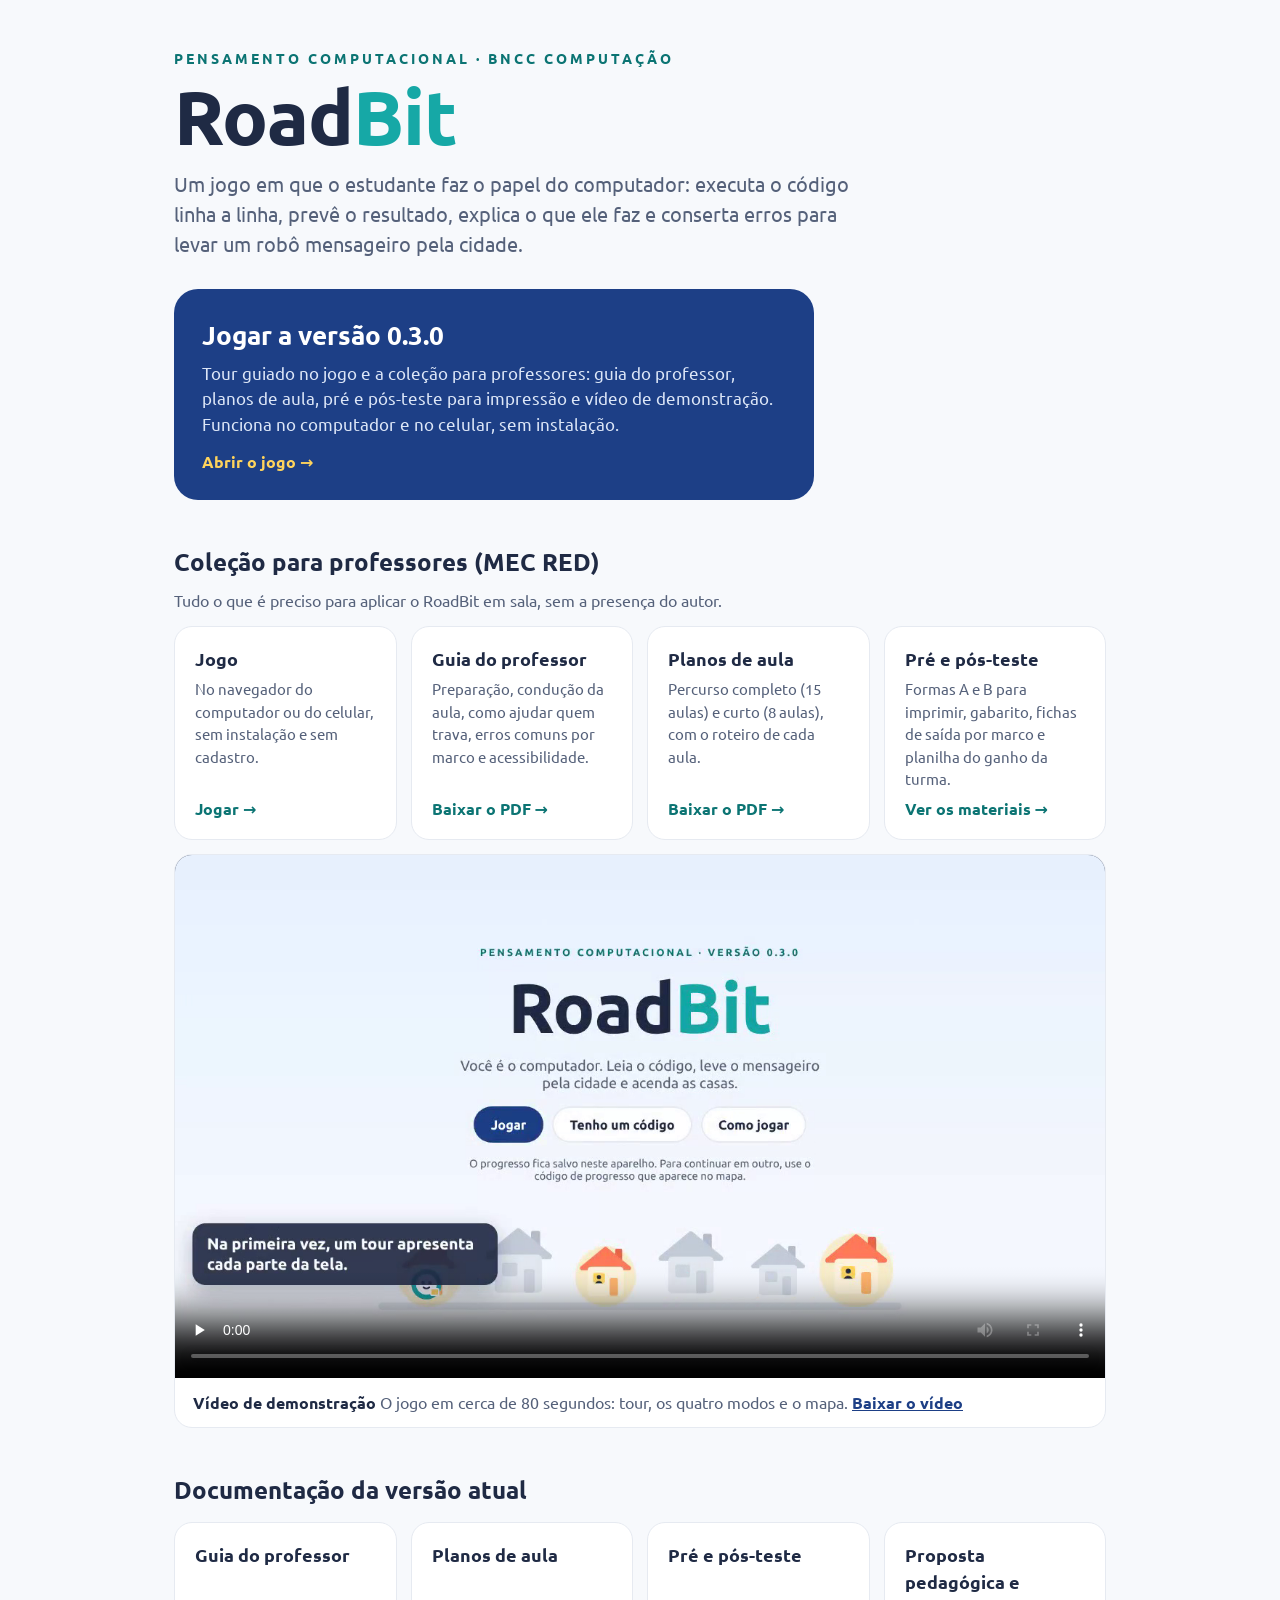
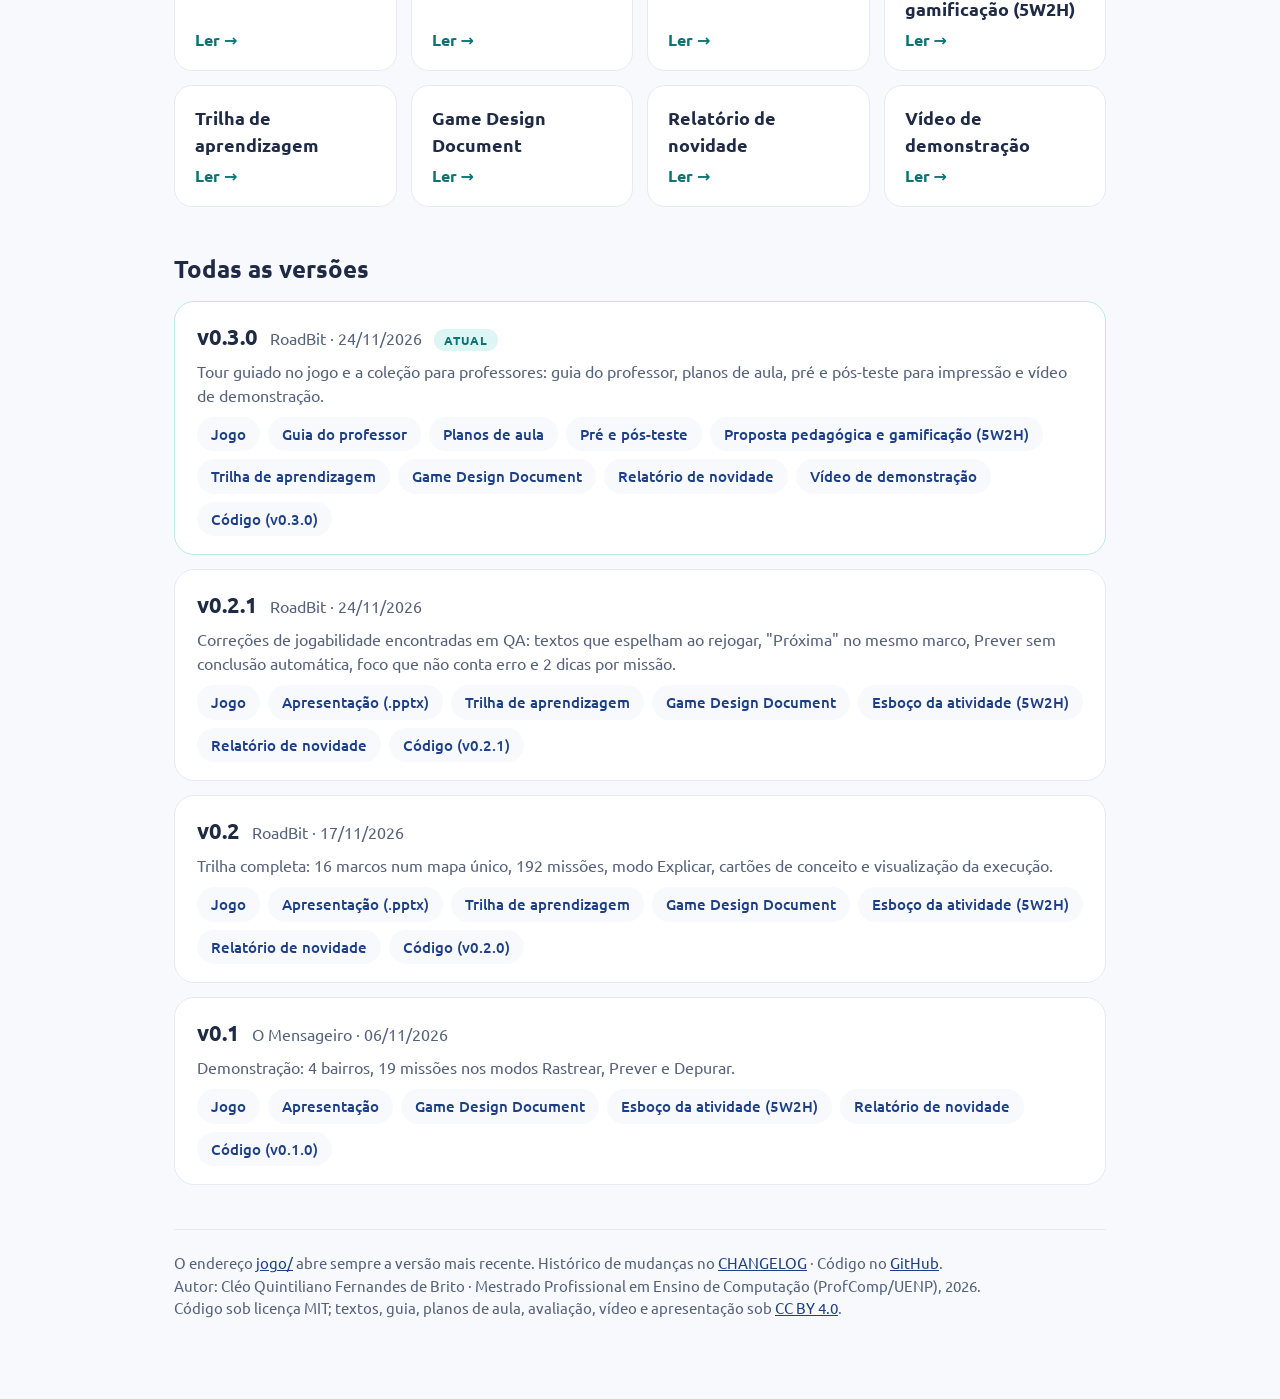
<file: index.html>
<!DOCTYPE html>
<html lang="pt-BR">
<head>
<meta charset="utf-8">
<meta name="viewport" content="width=device-width, initial-scale=1">
<title>RoadBit: jogo de leitura de código para o Pensamento Computacional</title>
<meta name="description" content="Jogo web em que o estudante faz o papel do computador: executa, prevê, explica e conserta código. Anos finais do Ensino Fundamental, BNCC Computação.">
<link rel="preconnect" href="https://fonts.googleapis.com">
<link rel="preconnect" href="https://fonts.gstatic.com" crossorigin>
<link href="https://fonts.googleapis.com/css2?family=Ubuntu:wght@400;500;700&display=swap" rel="stylesheet">
<style>
  :root{--bg:#F7F9FC;--ink:#1F2A44;--ink2:#55617A;--line:#E6EAF1;--blue:#1D3F86;--teal:#16A8A6;--teal-d:#0B7473;--yellow:#FFD45C}
  *{box-sizing:border-box}
  body{margin:0;background:var(--bg);color:var(--ink);font-family:Ubuntu,system-ui,-apple-system,"Segoe UI",Roboto,Arial,sans-serif;line-height:1.5}
  main{max-width:980px;margin:0 auto;padding:48px 24px 64px}
  .eyebrow{font-size:14px;font-weight:700;letter-spacing:3px;text-transform:uppercase;color:var(--teal-d);margin:0}
  h1{font-size:clamp(44px,8vw,76px);line-height:1.02;margin:8px 0 14px;letter-spacing:-1px}
  h1 span{color:var(--teal)}
  h2{font-size:24px;margin:44px 0 14px}
  .sub{color:var(--ink2);margin:-6px 0 14px}
  .lead{font-size:20px;color:var(--ink2);max-width:680px;margin:0 0 30px}
  .hero{display:flex;flex-direction:column;gap:6px;text-decoration:none;color:#fff;background:var(--blue);border-radius:24px;padding:26px 28px;max-width:640px}
  .hero b{font-size:26px}
  .hero p{margin:0;color:#DCE6F7;font-size:17px}
  .hero span{margin-top:8px;font-weight:700;color:var(--yellow)}
  .hero:hover,.hero:focus-visible{box-shadow:0 12px 26px rgba(29,63,134,.25);outline:none}
  .cards{display:grid;grid-template-columns:repeat(auto-fit,minmax(210px,1fr));gap:14px}
  a.card{display:flex;flex-direction:column;gap:6px;text-decoration:none;color:inherit;background:#fff;border:1px solid var(--line);border-radius:18px;padding:18px 20px}
  a.card:hover,a.card:focus-visible{border-color:var(--teal);outline:none}
  a.card b{font-size:18px}
  a.card span{color:var(--ink2);font-size:15px}
  a.card span.go{color:var(--teal-d);font-size:16px}
  figure.video{grid-column:1/-1;margin:0;background:#fff;border:1px solid var(--line);border-radius:18px;overflow:hidden}
  figure.video video{display:block;width:100%;aspect-ratio:16/9;background:#1F2A44}
  figure.video figcaption{padding:12px 18px;color:var(--ink2)}
  figure.video figcaption b{color:var(--ink)}
  figure.video a{color:var(--blue);font-weight:700}
  .go{font-weight:700;color:var(--teal-d);margin-top:auto}
  .ver{background:#fff;border:1px solid var(--line);border-radius:20px;padding:18px 22px;margin-bottom:14px}
  .ver.cur{border-color:#BFE7E6}
  .ver header{display:flex;align-items:baseline;gap:12px;flex-wrap:wrap}
  .ver header b{font-size:22px}
  .ver header span{color:var(--ink2)}
  .ver header em{font-style:normal;font-size:12px;font-weight:700;letter-spacing:1px;text-transform:uppercase;background:#DDF5F4;color:var(--teal-d);padding:2px 10px;border-radius:999px}
  .ver p{margin:6px 0 10px;color:var(--ink2)}
  .ver nav{display:flex;flex-wrap:wrap;gap:8px}
  .ver nav a{font-size:15px;font-weight:500;color:var(--blue);text-decoration:none;background:var(--bg);border-radius:999px;padding:6px 14px}
  .ver nav a:hover,.ver nav a:focus-visible{background:#E8F0FF;outline:none}
  .meta{margin-top:44px;padding-top:22px;border-top:1px solid var(--line);font-size:15px;color:var(--ink2)}
  .meta a{color:var(--blue)}
</style>
</head>
<body>
<main>
  <p class="eyebrow">Pensamento Computacional · BNCC Computação</p>
  <h1>Road<span>Bit</span></h1>
  <p class="lead">Um jogo em que o estudante faz o papel do computador: executa o código linha a linha, prevê o resultado, explica o que ele faz e conserta erros para levar um robô mensageiro pela cidade.</p>

  <a class="hero" href="jogo/">
    <b>Jogar a versão 0.3.0</b>
    <p>Tour guiado no jogo e a coleção para professores: guia do professor, planos de aula, pré e pós-teste para impressão e vídeo de demonstração. Funciona no computador e no celular, sem instalação.</p>
    <span>Abrir o jogo →</span>
  </a>

  <h2>Coleção para professores (MEC RED)</h2>
  <p class="sub">Tudo o que é preciso para aplicar o RoadBit em sala, sem a presença do autor.</p>
  <div class="cards">
      <a class="card" href="jogo/"><b>Jogo</b><span>No navegador do computador ou do celular, sem instalação e sem cadastro.</span><span class="go">Jogar →</span></a>
      <a class="card" href="versoes/v0.3.0/docs/guia-do-professor.pdf"><b>Guia do professor</b><span>Preparação, condução da aula, como ajudar quem trava, erros comuns por marco e acessibilidade.</span><span class="go">Baixar o PDF →</span></a>
      <a class="card" href="versoes/v0.3.0/docs/planos-de-aula.pdf"><b>Planos de aula</b><span>Percurso completo (15 aulas) e curto (8 aulas), com o roteiro de cada aula.</span><span class="go">Baixar o PDF →</span></a>
      <a class="card" href="versoes/v0.3.0/docs/avaliacao/"><b>Pré e pós-teste</b><span>Formas A e B para imprimir, gabarito, fichas de saída por marco e planilha do ganho da turma.</span><span class="go">Ver os materiais →</span></a>
      <figure class="video"><video controls preload="none" poster="versoes/v0.3.0/video/roadbit-demonstracao.png" src="versoes/v0.3.0/video/roadbit-demonstracao.mp4"></video><figcaption><b>Vídeo de demonstração</b> O jogo em cerca de 80 segundos: tour, os quatro modos e o mapa. <a href="versoes/v0.3.0/video/roadbit-demonstracao.mp4" download>Baixar o vídeo</a></figcaption></figure>
  </div>

  <h2>Documentação da versão atual</h2>
  <div class="cards">
      <a class="card" href="versoes/v0.3.0/docs/guia-do-professor.html"><b>Guia do professor</b><span class="go">Ler →</span></a>
      <a class="card" href="versoes/v0.3.0/docs/planos-de-aula.html"><b>Planos de aula</b><span class="go">Ler →</span></a>
      <a class="card" href="versoes/v0.3.0/docs/avaliacao/"><b>Pré e pós-teste</b><span class="go">Ler →</span></a>
      <a class="card" href="versoes/v0.3.0/docs/proposta-pedagogica.html"><b>Proposta pedagógica e gamificação (5W2H)</b><span class="go">Ler →</span></a>
      <a class="card" href="versoes/v0.3.0/docs/trilha-de-aprendizagem.html"><b>Trilha de aprendizagem</b><span class="go">Ler →</span></a>
      <a class="card" href="versoes/v0.3.0/docs/GDD.html"><b>Game Design Document</b><span class="go">Ler →</span></a>
      <a class="card" href="versoes/v0.3.0/docs/relatorio-novidade.html"><b>Relatório de novidade</b><span class="go">Ler →</span></a>
      <a class="card" href="versoes/v0.3.0/video/roadbit-demonstracao.mp4"><b>Vídeo de demonstração</b><span class="go">Ler →</span></a>
  </div>

  <h2>Todas as versões</h2>
  <section>
      <article class="ver cur">
        <header><b>v0.3.0</b><span>RoadBit · 24/11/2026</span><em>atual</em></header>
        <p>Tour guiado no jogo e a coleção para professores: guia do professor, planos de aula, pré e pós-teste para impressão e vídeo de demonstração.</p>
        <nav>
          <a href="versoes/v0.3.0/jogo/">Jogo</a>
          <a href="versoes/v0.3.0/docs/guia-do-professor.html">Guia do professor</a>
          <a href="versoes/v0.3.0/docs/planos-de-aula.html">Planos de aula</a>
          <a href="versoes/v0.3.0/docs/avaliacao/">Pré e pós-teste</a>
          <a href="versoes/v0.3.0/docs/proposta-pedagogica.html">Proposta pedagógica e gamificação (5W2H)</a>
          <a href="versoes/v0.3.0/docs/trilha-de-aprendizagem.html">Trilha de aprendizagem</a>
          <a href="versoes/v0.3.0/docs/GDD.html">Game Design Document</a>
          <a href="versoes/v0.3.0/docs/relatorio-novidade.html">Relatório de novidade</a>
          <a href="versoes/v0.3.0/video/roadbit-demonstracao.mp4">Vídeo de demonstração</a>
          <a href="https://github.com/cleoquintiliano/roadbit/tree/61df61a">Código (v0.3.0)</a>
        </nav>
      </article>
      <article class="ver">
        <header><b>v0.2.1</b><span>RoadBit · 24/11/2026</span></header>
        <p>Correções de jogabilidade encontradas em QA: textos que espelham ao rejogar, &quot;Próxima&quot; no mesmo marco, Prever sem conclusão automática, foco que não conta erro e 2 dicas por missão.</p>
        <nav>
          <a href="versoes/v0.2.1/jogo/">Jogo</a>
          <a href="versoes/v0.2/apresentacao/RoadBit-v0.2-recurso-educacional.pptx">Apresentação (.pptx)</a>
          <a href="versoes/v0.2/docs/trilha-de-aprendizagem.html">Trilha de aprendizagem</a>
          <a href="versoes/v0.2/docs/GDD.html">Game Design Document</a>
          <a href="versoes/v0.2/docs/esboco-5W2H.html">Esboço da atividade (5W2H)</a>
          <a href="versoes/v0.2/docs/relatorio-novidade.html">Relatório de novidade</a>
          <a href="https://github.com/cleoquintiliano/roadbit/tree/d1d4bac">Código (v0.2.1)</a>
        </nav>
      </article>
      <article class="ver">
        <header><b>v0.2</b><span>RoadBit · 17/11/2026</span></header>
        <p>Trilha completa: 16 marcos num mapa único, 192 missões, modo Explicar, cartões de conceito e visualização da execução.</p>
        <nav>
          <a href="versoes/v0.2/jogo/">Jogo</a>
          <a href="versoes/v0.2/apresentacao/RoadBit-v0.2-recurso-educacional.pptx">Apresentação (.pptx)</a>
          <a href="versoes/v0.2/docs/trilha-de-aprendizagem.html">Trilha de aprendizagem</a>
          <a href="versoes/v0.2/docs/GDD.html">Game Design Document</a>
          <a href="versoes/v0.2/docs/esboco-5W2H.html">Esboço da atividade (5W2H)</a>
          <a href="versoes/v0.2/docs/relatorio-novidade.html">Relatório de novidade</a>
          <a href="https://github.com/cleoquintiliano/roadbit/tree/c6441c2">Código (v0.2.0)</a>
        </nav>
      </article>
      <article class="ver">
        <header><b>v0.1</b><span>O Mensageiro · 06/11/2026</span></header>
        <p>Demonstração: 4 bairros, 19 missões nos modos Rastrear, Prever e Depurar.</p>
        <nav>
          <a href="versoes/v0.1/jogo/">Jogo</a>
          <a href="versoes/v0.1/apresentacao/">Apresentação</a>
          <a href="versoes/v0.1/docs/GDD.html">Game Design Document</a>
          <a href="versoes/v0.1/docs/esboco-5W2H.html">Esboço da atividade (5W2H)</a>
          <a href="versoes/v0.1/docs/relatorio-novidade.html">Relatório de novidade</a>
          <a href="https://github.com/cleoquintiliano/roadbit/tree/2156723">Código (v0.1.0)</a>
        </nav>
      </article>
  </section>

  <p class="meta">O endereço <a href="jogo/">jogo/</a> abre sempre a versão mais recente. Histórico de mudanças no <a href="https://github.com/cleoquintiliano/roadbit/blob/main/CHANGELOG.md">CHANGELOG</a> · Código no <a href="https://github.com/cleoquintiliano/roadbit">GitHub</a>.<br>
  Autor: Cléo Quintiliano Fernandes de Brito · Mestrado Profissional em Ensino de Computação (ProfComp/UENP), 2026.<br>
  Código sob licença MIT; textos, guia, planos de aula, avaliação, vídeo e apresentação sob <a href="https://creativecommons.org/licenses/by/4.0/deed.pt-br">CC BY 4.0</a>.</p>
</main>
</body>
</html>
</file>
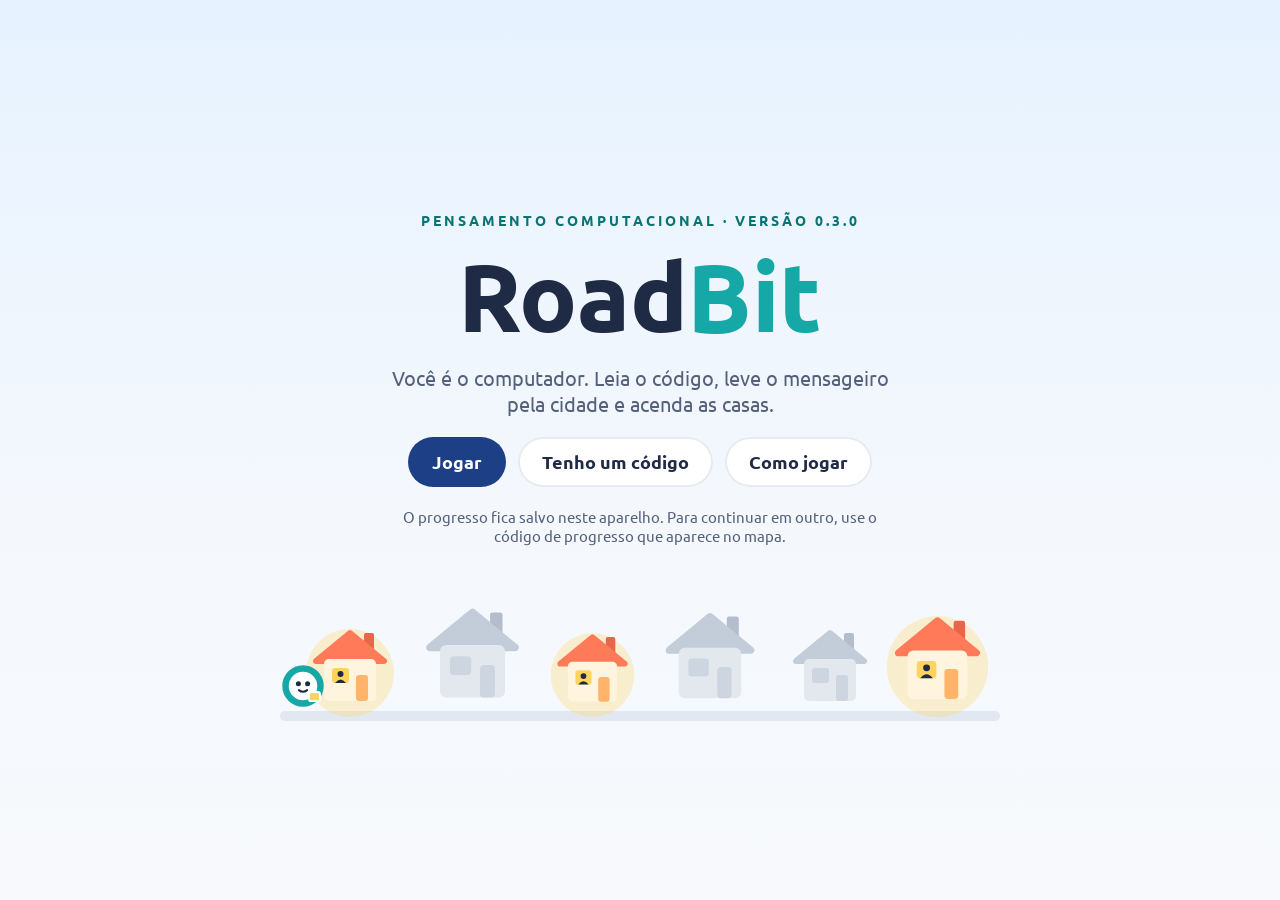
<file: jogo/index.html>
<!DOCTYPE html>
<html lang="pt-BR">
<head>
<meta charset="utf-8">
<meta name="viewport" content="width=device-width, initial-scale=1, viewport-fit=cover">
<meta name="description" content="RoadBit: jogo de leitura de código para o Pensamento Computacional da BNCC Computação.">
<title>RoadBit v0.3.0</title>
<style>
@font-face{font-family:'Ubuntu';font-style:normal;font-weight:400;font-display:swap;src:url([data-uri]) format('woff2')}
@font-face{font-family:'Ubuntu';font-style:normal;font-weight:500;font-display:swap;src:url([data-uri]) format('woff2')}
@font-face{font-family:'Ubuntu';font-style:normal;font-weight:700;font-display:swap;src:url([data-uri]) format('woff2')}
@font-face{font-family:'Ubuntu Mono';font-style:normal;font-weight:400;font-display:swap;src:url([data-uri]) format('woff2')}
@font-face{font-family:'Ubuntu Mono';font-style:normal;font-weight:700;font-display:swap;src:url([data-uri]) format('woff2')}

:root{
  --bg:#F7F9FC; --white:#FFFFFF; --ink:#1F2A44; --ink2:#55617A; --line:#E6EAF1;
  --street:#E9EDF3; --street2:#DFE5EE;
  --blue:#1D3F86; --blue-l:#E8F0FF; --teal:#16A8A6; --teal-d:#0B7473; --teal-l:#DDF5F4;
  --yellow:#FFD45C; --coral:#FF7A59; --kwc:#B4235A;
  --o:#FF9F43; --p:#8E6CEF; --g:#2BB673; --slate:#6B7A99;
  --mono:"Ubuntu Mono", ui-monospace, Menlo, Consolas, monospace;
}
*{box-sizing:border-box}
html,body{margin:0;height:100%;background:var(--bg);color:var(--ink);font-family:Ubuntu,system-ui,-apple-system,"Segoe UI",Roboto,Arial,sans-serif;-webkit-tap-highlight-color:transparent}
button{font:inherit;color:inherit;cursor:pointer;border:none;background:none}
button:focus-visible,.cell:focus-visible,.ed:focus-visible{outline:3px solid var(--teal);outline-offset:3px}
h1,h2,h3{margin:0;font-weight:700;letter-spacing:-.4px}
.screen{display:none}
.screen.on{display:flex;flex-direction:column}
.btn{display:inline-flex;align-items:center;justify-content:center;gap:8px;min-height:50px;padding:10px 24px;border-radius:999px;font-weight:700;font-size:18px;transition:transform .1s}
.btn:active{transform:scale(.97)}
.btn.primary{background:var(--blue);color:#fff}
.btn.ghost{background:var(--white);color:var(--ink);box-shadow:inset 0 0 0 2px var(--line)}
.btn.dark{background:var(--street);color:var(--ink)}
.btn.sun{background:var(--yellow);color:var(--ink)}
.btn:disabled{opacity:.35;cursor:default}
.sr{position:absolute;width:1px;height:1px;overflow:hidden;clip:rect(0 0 0 0)}

/* ---------- início ---------- */
#home{align-items:center;justify-content:center;padding:32px 20px 0;gap:20px;text-align:center;min-height:100vh;background:linear-gradient(180deg,#E6F2FF 0%,#F4F8FD 55%,var(--bg) 100%);overflow:hidden}
#home .eyebrow{font-size:14px;letter-spacing:3px;text-transform:uppercase;color:var(--teal-d);font-weight:700}
#home h1{font-size:clamp(52px,10vw,96px);line-height:1;color:var(--ink)}
#home h1 span{color:var(--teal)}
#home p.sub{font-size:20px;max-width:520px;color:var(--ink2);margin:0}
#home .row{display:flex;gap:12px;flex-wrap:wrap;justify-content:center}
#home .note{font-size:15px;color:var(--ink2);max-width:500px;margin:0}
.skyline{width:min(720px,100%);height:150px;margin-top:6px;position:relative}
.skyline > svg{position:absolute;bottom:0;left:0;width:100%}
.skyline .rb svg{width:100%;height:100%;display:block}
.skyline .rb{position:absolute;bottom:12px;width:clamp(26px,6.4vw,46px);height:clamp(26px,6.4vw,46px);animation:walk 6s ease-in-out infinite}
@keyframes walk{0%,8%{left:6%}46%,58%{left:86%}96%,100%{left:6%}}

/* ---------- mapa único ---------- */
#mapa{padding:16px clamp(12px,4vw,40px) 40px;gap:18px;max-width:1100px;margin:0 auto;width:100%}
.bar{display:flex;align-items:center;gap:12px;justify-content:space-between;flex-wrap:wrap}
.bar h2{font-size:26px}
.bar h2 span{color:var(--teal)}
@media (max-width:480px){.bar h2{display:none}}
.cont{display:flex;align-items:center;gap:14px;flex-wrap:wrap;background:var(--blue);color:#fff;border-radius:20px;padding:14px 18px}
.cont .ci{flex:1;min-width:200px}
.cont .ci small{display:block;font-size:13px;letter-spacing:2px;text-transform:uppercase;color:var(--yellow);font-weight:700}
.cont .ci b{font-size:19px;font-weight:700}
.citybar{display:flex;align-items:center;gap:12px;font-size:15px;color:var(--ink2)}
.citybar .track{flex:1;height:10px;border-radius:6px;background:var(--street);overflow:hidden}
.citybar .fill{height:100%;background:linear-gradient(90deg,var(--coral),var(--yellow));border-radius:6px;transition:width .6s}
#cidade{position:relative;width:100%;background:var(--white);border:1px solid var(--line);border-radius:26px}
#cidade svg.road{position:absolute;inset:0;width:100%;height:100%;overflow:visible;pointer-events:none}
.bonus-t{position:absolute;left:0;right:0;text-align:center;font-size:14px;font-weight:700;letter-spacing:2px;text-transform:uppercase;color:var(--kwc)}
.mk{position:absolute;transform:translate(-50%,-34px);display:flex;flex-direction:column;align-items:center;gap:2px;width:170px;text-align:center;padding:0;border-radius:18px}
.mk .badge{width:68px;height:68px;border-radius:50%;background:var(--white);box-shadow:0 0 0 5px var(--street2) inset,0 3px 0 var(--street2);display:flex;align-items:center;justify-content:center;font-size:28px;font-weight:700;color:var(--ink2);position:relative;transition:transform .15s}
.mk:hover:not(.lock) .badge{transform:translateY(-3px)}
.mk.open .badge{box-shadow:0 0 0 5px var(--blue) inset,0 3px 0 #15306A;color:var(--blue)}
.mk.done .badge{background:#FFF4DE;box-shadow:0 0 0 5px var(--yellow) inset,0 3px 0 #E2B12F;color:#9A6A00}
.mk.bonus .badge{border-radius:20px;transform:rotate(45deg) scale(.86)}
.mk.bonus .badge > i{transform:rotate(-45deg);font-style:normal}
.mk.bonus.open .badge{box-shadow:0 0 0 5px var(--kwc) inset,0 3px 0 #7E173F;color:var(--kwc)}
.mk.lock .badge{opacity:.6}
.mk .lk{position:absolute;right:-4px;bottom:-2px;width:26px;height:26px;border-radius:50%;background:var(--white);color:var(--slate);display:flex;align-items:center;justify-content:center;box-shadow:0 1px 3px rgba(31,42,68,.25)}
.mk.bonus .lk{transform:rotate(-45deg)}
.mk .lk svg{width:15px;height:15px}
.mk .nm{font-size:16px;font-weight:700;color:var(--ink);margin-top:6px;line-height:1.15}
.mk .ob{font-size:13px;font-weight:700;color:var(--teal-d);line-height:1.2}
.mk.bonus .ob{color:var(--kwc)}
.mk .pg{font-size:14px;color:var(--ink2);font-weight:500}
.mk .pg b{color:#C28A00}
.mk.cur .badge::after{content:"";position:absolute;inset:-12px;border-radius:50%;box-shadow:0 0 0 4px rgba(29,63,134,.25);animation:ring 1.8s ease-in-out infinite}
@keyframes ring{50%{box-shadow:0 0 0 9px rgba(29,63,134,.08)}}
.mrob{position:absolute;width:44px;height:44px;pointer-events:none;z-index:3;transform:translate(-86px,-40px);transition:left .9s cubic-bezier(.45,.05,.35,1),top .9s cubic-bezier(.45,.05,.35,1)}
.mrob svg{width:100%;height:100%;display:block;filter:drop-shadow(0 4px 6px rgba(22,168,166,.35))}

/* ---------- cartão do marco e do conceito ---------- */
.ov{position:fixed;inset:0;background:rgba(31,42,68,.38);backdrop-filter:blur(3px);display:none;align-items:center;justify-content:center;padding:14px;z-index:40}
.ov.on{display:flex}
.card{background:var(--white);border-radius:26px;padding:24px;max-width:470px;width:100%;display:flex;flex-direction:column;gap:12px;text-align:center;box-shadow:0 24px 60px rgba(31,42,68,.18);max-height:calc(100vh - 28px)}
.card.wide{max-width:760px;text-align:left}
.card h2{font-size:26px}
.card p{margin:0;font-size:17px;color:var(--ink2);line-height:1.4}
.card .acts{display:flex;gap:10px;justify-content:center;flex-wrap:wrap}
.card.wide .acts{justify-content:flex-end}
.kick{font-size:13px;font-weight:700;letter-spacing:2px;text-transform:uppercase;color:var(--teal-d)}
.kick.b{color:var(--kwc)}
.conc{display:grid;grid-template-columns:1fr auto;gap:12px 18px;background:var(--teal-l);border-radius:20px;padding:16px 18px;align-items:start}
.conc .ct{font-size:13px;font-weight:700;letter-spacing:2px;text-transform:uppercase;color:var(--teal-d);grid-column:1/-1}
.conc .ctx{font-size:17px;line-height:1.45;color:var(--ink)}
.conc pre{margin:0;background:var(--white);border-radius:14px;padding:10px 14px;font-family:var(--mono);font-size:17px;line-height:1.45;font-weight:700;color:var(--blue);white-space:pre}
.conc .bn{grid-column:1/-1;font-size:14px;color:var(--teal-d);font-weight:500}
@media (max-width:640px){.conc{grid-template-columns:1fr}.card{padding:18px}}
.mgrid{display:grid;grid-template-columns:repeat(6,1fr);gap:8px}
@media (max-width:640px){.mgrid{grid-template-columns:repeat(4,1fr)}}
.mb{border-radius:16px;background:var(--bg);box-shadow:inset 0 0 0 2px var(--line);padding:8px 4px;display:flex;flex-direction:column;align-items:center;gap:1px;min-height:74px;justify-content:center}
.mb b{font-size:19px}
.mb small{font-size:13px;font-weight:700;color:var(--ink2)}
.mb .st{font-size:15px;color:#E5A800;letter-spacing:1px;min-height:18px}
.mb .st .off{color:var(--street2)}
.mb.ok{background:#FFF8E8;box-shadow:inset 0 0 0 2px #FBE3B4}
.mb.nx{box-shadow:inset 0 0 0 3px var(--blue);background:var(--blue-l)}
.mb.lock{opacity:.45;cursor:not-allowed}
.mb.ds small{color:var(--kwc)}

/* ---------- tela de jogo ---------- */
#jogo{height:100vh;height:100dvh;background:var(--white);overflow:hidden}
.top{display:flex;align-items:center;gap:8px;padding:8px 12px;background:var(--white);border-bottom:1px solid var(--line);flex:none}
.top .ttl{flex:1;min-width:0}
.top .ttl b{display:block;font-weight:700;font-size:18px;white-space:nowrap;overflow:hidden;text-overflow:ellipsis}
.top .ttl > span{display:block;font-size:14px;color:var(--ink2);white-space:nowrap;overflow:hidden;text-overflow:ellipsis}
.ico{min-width:44px;height:44px;border-radius:999px;display:inline-flex;align-items:center;justify-content:center;font-weight:700;padding:0 12px;font-size:15px;background:var(--bg);color:var(--ink);white-space:nowrap}
.ico.on{background:var(--teal-l);color:var(--teal-d)}
.ico .sm{display:none;font-size:20px}
.ico.mut .sm{text-decoration:line-through;opacity:.5}
@media (max-width:600px){.ico .lg{display:none}.ico .sm{display:inline}.top{gap:6px}}
.chip{display:inline-block;padding:4px 12px;border-radius:999px;background:var(--teal-l);color:var(--teal-d);font-weight:700;font-size:13px;letter-spacing:1px;text-transform:uppercase;white-space:nowrap}
.chip.d{background:#FCE4EE;color:var(--kwc)}
.top .ttl .mmode{display:none;font-weight:700;color:var(--teal-d)}
.stage{flex:1;min-height:0;display:grid;gap:6px 32px;padding:10px 14px;grid-template-columns:1fr;grid-template-rows:auto 1fr;align-content:start;width:100%;max-width:1360px;margin:0 auto}
.stage.wide{grid-template-columns:auto 1fr;grid-template-rows:1fr;align-content:center;padding:14px 32px}
.stage.wide.mesa{grid-template-columns:auto 1fr 250px}
.panel{min-width:0}
.plabel{font-size:13px;font-weight:700;letter-spacing:2px;text-transform:uppercase;color:#8D98AC;margin:0 0 4px 10px}
#code{font-family:var(--mono);font-size:20px;line-height:1.42;font-weight:700;color:var(--blue)}
.line{display:flex;align-items:center;border-radius:10px;padding:0 10px;position:relative;transition:background .1s}
.line .ln{color:#AEB8C8;width:1.7em;flex:none;user-select:none;font-weight:500}
.line .lc{white-space:pre}
.line.sw{background:#F1F5FC}
.line.sw::before,.line.on::before,.line.err::before{content:"";position:absolute;left:0;top:5px;bottom:5px;width:4px;border-radius:4px;background:#9FB4DA}
.line.on{background:#D6E4FF}
.line.on::before{background:var(--blue);width:5px}
.line.on .lc{color:#10285E}
.line.err{background:#FFE5DE;animation:shake .32s}
.line.err::before{background:var(--coral)}
.line.sus{box-shadow:inset 0 0 0 3px var(--o)}
.line.again{animation:blink .45s ease-in-out 2}
@keyframes blink{50%{background:#FFF0B8}}
@keyframes shake{0%,100%{transform:translateX(0)}25%{transform:translateX(-6px)}75%{transform:translateX(6px)}}
.tag{display:inline-block;margin-left:.8em;padding:0 .55em;border-radius:999px;font-family:Ubuntu,sans-serif;font-size:.68em;font-weight:700;line-height:1.6;white-space:nowrap;background:var(--yellow);color:var(--ink)}
.tag.y{background:#D7F3E3;color:#126B3E}
.tag.n{background:#FFE5DE;color:#A63A1F}
.tag.f{background:var(--street);color:var(--ink2)}
.kw{color:var(--kwc);font-weight:700}
.fn{color:var(--blue)}
.var{color:var(--teal-d);font-weight:700}
.num{color:#C2410C;font-weight:700}
.str{color:#7A4A00}
.ed{display:inline-block;min-width:1.4em;text-align:center;border-radius:8px;cursor:pointer;background:#FFF1E2;box-shadow:inset 0 0 0 2px #FFB979}
.sym{font-size:1.05em}
.s-o{color:var(--o)} .s-p{color:var(--p)} .s-g{color:var(--g)}

#boardP{display:flex;flex-direction:column;align-items:center;justify-content:center;gap:8px;min-height:0}
.banner{font-size:17px;text-align:center;max-width:560px;color:var(--ink);min-height:24px;font-weight:500;line-height:1.35}
#board{position:relative;touch-action:none;flex:none}
.cell{position:absolute;display:flex;align-items:center;justify-content:center}
.cell .dot{width:76%;height:76%;border-radius:50%;background:var(--street);position:relative}
.cell.t .dot{background:#FFE2CC}
.cell.o .dot{background:var(--o)}
.cell.p .dot{background:var(--p);border-radius:0;clip-path:polygon(50% 6%,96% 90%,4% 90%)}
.cell.g .dot{background:var(--g);border-radius:18%;width:70%;height:70%}
.cell.w .dot{background:#3B4763;border-radius:18%;width:92%;height:92%}
.cell.pl .dot{background:#FFF4DE;box-shadow:inset 0 0 0 2px #F1C877;border-radius:22%;display:flex;align-items:center;justify-content:center;font-family:var(--mono);font-weight:700;color:#8A5A00}
.cell.trail .dot::after{content:"";position:absolute;left:50%;top:50%;width:26%;height:26%;margin:-13% 0 0 -13%;border-radius:50%;background:var(--teal);opacity:.75}
.cell.w.trail .dot::after{display:none}
.cell .house{position:absolute;width:96%;height:96%;left:2%;top:-4%;overflow:visible}
.house .roof{fill:#C3CCD9;stroke:#C3CCD9;stroke-width:6;stroke-linejoin:round}
.house .chim{fill:#B3BDCC}
.house .body{fill:#E3E8EF}
.house .win{fill:#CDD5E0;transition:fill .3s}
.house .door{fill:#CDD5E0}
.house .who{fill:var(--ink);opacity:0;transition:opacity .3s .2s}
.house .glow{fill:#FFD45C;opacity:0;transition:opacity .4s}
.cell.lit .roof{fill:var(--coral);stroke:var(--coral)}
.cell.lit .chim{fill:#E8664A}
.cell.lit .body{fill:#FFF4DE}
.cell.lit .win{fill:var(--yellow)}
.cell.lit .door{fill:#FFB36B}
.cell.lit .who{opacity:1}
.cell.lit .glow{opacity:.35}
.cell.lit .house{animation:pop .45s ease-out}
@keyframes pop{40%{transform:scale(1.14) translateY(-4%)}100%{transform:scale(1)}}
.cell.pick .dot{box-shadow:0 0 0 4px var(--white),0 0 0 8px var(--blue)}
.cell.wrong .dot{box-shadow:0 0 0 4px var(--white),0 0 0 8px var(--coral)}
.cell.answer .dot{box-shadow:0 0 0 4px var(--white),0 0 0 8px var(--g)}
.cell.target .house{animation:nudge 1s ease-in-out 3}
@keyframes nudge{50%{transform:translateY(-8%)}}
.robot,.phantom{position:absolute;pointer-events:none;transition:left .17s ease-out,top .17s ease-out,transform .17s ease-out,opacity .2s;z-index:2}
.robot.athouse{transform:translate(24%,30%) scale(.72)}
.robot.home{transition:left .45s ease-in-out,top .45s ease-in-out,opacity .2s}
.robot.bump{animation:bump .3s}
@keyframes bump{30%{transform:translateX(12%)}60%{transform:translateX(-8%)}}
.robot svg{width:100%;height:100%;display:block;filter:drop-shadow(0 4px 6px rgba(22,168,166,.35))}
.phantom{border-radius:50%;border:3px dashed var(--teal);opacity:0}
.phantom.show{opacity:.85}
.jump{transition:none!important}

.side{display:flex;flex-direction:column;gap:8px;min-width:0}
.vars{display:flex;flex-wrap:wrap;gap:6px;justify-content:center;min-height:0}
.vchip{font-family:var(--mono);font-size:17px;font-weight:700;background:var(--teal-l);color:var(--teal-d);border-radius:10px;padding:3px 10px;white-space:nowrap;transition:background .3s}
.vchip.ch{background:var(--yellow);color:var(--ink)}
.vchip.inp{background:var(--blue-l);color:var(--blue)}
.vchip.used{opacity:.45;text-decoration:line-through}
.vchip.lv{background:var(--street);color:var(--ink2)}
.out{font-family:var(--mono);font-size:17px;font-weight:700;background:var(--bg);border-radius:10px;padding:4px 12px;color:var(--ink);text-align:center}
.out b{font-family:Ubuntu,sans-serif;font-size:13px;letter-spacing:1px;text-transform:uppercase;color:#8D98AC;margin-right:8px}
#mesaP .mbox{border:1px solid var(--line);border-radius:16px;padding:8px 10px;background:var(--white)}
#mesaP table{width:100%;border-collapse:collapse;font-family:var(--mono);font-size:17px}
#mesaP th,#mesaP td{padding:3px 5px;text-align:center}
#mesaP th{font-size:13px;color:#8D98AC;letter-spacing:.5px;font-family:Ubuntu,sans-serif;font-weight:700}
#mesaP td{color:var(--ink2)}
#mesaP tr.cur td{color:var(--blue);font-weight:700;background:var(--blue-l)}
.pv{display:flex;align-items:center;gap:10px;font-family:var(--mono);font-size:22px;font-weight:700;color:var(--teal-d)}
.spin{width:46px;height:46px;border-radius:50%;background:var(--street);color:var(--ink);font-size:24px;font-weight:700}
.pvv{min-width:40px;text-align:center;color:var(--ink);font-size:28px}

.controls{flex:none;display:flex;align-items:center;justify-content:center;gap:18px;padding:10px 12px calc(10px + env(safe-area-inset-bottom));background:rgba(255,255,255,.96);border-top:1px solid var(--line);flex-wrap:wrap}
.dpad{display:grid;grid-template-columns:repeat(3,56px);grid-template-rows:repeat(2,48px);gap:6px}
.dpad button{background:var(--slate);color:#fff;border-radius:12px;font-size:24px;font-weight:700;box-shadow:0 3px 0 #4F5C78;transition:transform .06s,box-shadow .06s}
.dpad button:active{transform:translateY(3px);box-shadow:none}
.dpad .u{grid-column:2;grid-row:1}.dpad .l{grid-column:1;grid-row:2}.dpad .d{grid-column:2;grid-row:2}.dpad .r{grid-column:3;grid-row:2}
.hint{animation:pulse .9s ease-in-out infinite}
@keyframes pulse{50%{transform:scale(.9)}}
#entBtn{height:102px;width:112px;border-radius:24px;background:var(--yellow);color:var(--ink);font-weight:700;font-size:17px;box-shadow:0 4px 0 #E2B12F;display:flex;flex-direction:column;align-items:center;justify-content:center;gap:4px}
#entBtn svg{width:34px;height:34px}
#entBtn:active{transform:translateY(4px);box-shadow:none}
.opts{display:flex;flex-direction:column;gap:6px;width:min(720px,100%)}
.opt{text-align:left;background:var(--bg);box-shadow:inset 0 0 0 2px var(--line);border-radius:14px;padding:9px 14px;font-size:17px;font-weight:500;line-height:1.3}
.opt:hover{box-shadow:inset 0 0 0 2px var(--blue)}
.opt.no{background:#FFF1EC;box-shadow:inset 0 0 0 2px var(--coral);opacity:.7}
.opt.yes{background:#E3F7EC;box-shadow:inset 0 0 0 2px var(--g)}
.tp{display:flex;gap:8px;align-items:center}
.tp .ico{min-width:52px;height:52px;font-size:20px}
.tp .pos{font-size:15px;color:var(--ink2);min-width:96px;text-align:center}

.toast{position:fixed;left:50%;bottom:136px;transform:translateX(-50%);background:var(--ink);color:#fff;padding:12px 20px;border-radius:999px;font-size:16px;font-weight:700;max-width:min(92vw,560px);text-align:center;opacity:0;transition:opacity .2s;pointer-events:none;z-index:60}
.toast.show{opacity:1}
.card .stars{font-size:46px;letter-spacing:6px;color:#F5B700}
.card .stars .off{color:var(--street)}
.learned{background:var(--teal-l);border-radius:16px;padding:10px 14px;font-size:16px;color:var(--teal-d);font-weight:500}
.code-box{font-family:var(--mono);font-size:21px;letter-spacing:1px;background:var(--bg);border-radius:14px;padding:12px;word-break:break-all;user-select:all;font-weight:700;color:var(--blue)}
input.inp{font:inherit;font-size:18px;padding:12px 14px;border-radius:14px;border:2px solid var(--line);width:100%;text-transform:uppercase;font-family:var(--mono)}
.pop{position:fixed;z-index:50;background:var(--white);border-radius:18px;padding:8px;display:none;flex-direction:column;gap:6px;align-items:center;box-shadow:0 10px 30px rgba(31,42,68,.22)}
.pop.on{display:flex}
.pop button{width:54px;height:46px;border-radius:12px;background:var(--street);color:var(--ink);font-size:20px;font-weight:700}
.pop .pval{color:#C2410C;font-family:var(--mono);font-size:28px;font-weight:700}
@media (max-width:899px){
  .top .chip{display:none}
  .top .ttl .mmode{display:inline}
  .top .ttl b{font-size:16px}
  .ico{padding:0 10px}
  .banner{font-size:16px}
  .dpad{grid-template-columns:repeat(3,52px);grid-template-rows:repeat(2,44px)}
  #entBtn{height:94px;width:100px}
  .controls{gap:14px}
}
/* ---------- tour guiado ---------- */
#tourOv{position:fixed;inset:0;z-index:70;display:none}
#tourOv.on{display:block}
#tourHole{position:fixed;border-radius:16px;box-shadow:0 0 0 9999px rgba(31,42,68,.62);transition:all .25s ease;pointer-events:none}
#tourHole.none{width:0;height:0;left:50%;top:40%}
#tourCard{position:fixed;width:min(380px,calc(100vw - 24px));background:var(--white);border-radius:20px;padding:16px 18px;box-shadow:0 18px 50px rgba(31,42,68,.3);display:flex;flex-direction:column;gap:10px;transition:left .25s ease,top .25s ease}
#tourCard .tk{font-size:13px;font-weight:700;letter-spacing:2px;text-transform:uppercase;color:var(--teal-d)}
#tourCard h3{font-size:20px}
#tourCard p{margin:0;font-size:17px;line-height:1.4;color:var(--ink2)}
#tourCard .tacts{display:flex;justify-content:space-between;align-items:center;gap:10px;margin-top:4px}
#tourCard .btn{min-height:44px;padding:8px 18px;font-size:16px}
@media (prefers-reduced-motion: reduce){*{animation:none!important;transition:none!important}}
</style>
</head>
<body>

<!-- INÍCIO -->
<section id="home" class="screen on">
  <div class="eyebrow">Pensamento Computacional · versão 0.3.0</div>
  <h1>Road<span>Bit</span></h1>
  <p class="sub">Você é o computador. Leia o código, leve o mensageiro pela cidade e acenda as casas.</p>
  <div class="row">
    <button class="btn primary" id="playBtn">Jogar</button>
    <button class="btn ghost" id="codeBtn">Tenho um código</button>
    <button class="btn ghost" id="howBtn">Como jogar</button>
  </div>
  <p class="note">O progresso fica salvo neste aparelho. Para continuar em outro, use o código de progresso que aparece no mapa.</p>
  <div class="skyline"><svg viewBox="0 0 720 150" width="100%" height="150" preserveAspectRatio="xMidYMax meet" aria-hidden="true"><rect x="0" y="140" width="720" height="10" rx="5" fill="#E2E8F1"/><g transform="translate(20 44.0) scale(1.0)"><circle cx="50" cy="58" r="44" fill="#FFD45C" opacity=".3"/><rect x="64" y="18" width="10" height="18" rx="2" fill="#E8664A"/><path d="M16 46 L50 18 L84 46 Z" fill="#FF7A59" stroke="#FF7A59" stroke-width="6" stroke-linejoin="round"/><rect x="24" y="44" width="52" height="42" rx="5" fill="#FFF4DE"/><rect x="32" y="53" width="17" height="15" rx="3" fill="#FFD45C"/><circle cx="40.5" cy="59" r="3" fill="#1F2A44"/><path d="M35 68 q5.5 -7 11 0 z" fill="#1F2A44"/><rect x="56" y="60" width="12" height="26" rx="3" fill="#FFB36B"/></g><g transform="translate(130 19.0) scale(1.25)"><rect x="64" y="18" width="10" height="18" rx="2" fill="#B3BDCC"/><path d="M16 46 L50 18 L84 46 Z" fill="#C3CCD9" stroke="#C3CCD9" stroke-width="6" stroke-linejoin="round"/><rect x="24" y="44" width="52" height="42" rx="5" fill="#E3E8EF"/><rect x="32" y="53" width="17" height="15" rx="3" fill="#CDD5E0"/><rect x="56" y="60" width="12" height="26" rx="3" fill="#CDD5E0"/></g><g transform="translate(265 49.0) scale(0.95)"><circle cx="50" cy="58" r="44" fill="#FFD45C" opacity=".3"/><rect x="64" y="18" width="10" height="18" rx="2" fill="#E8664A"/><path d="M16 46 L50 18 L84 46 Z" fill="#FF7A59" stroke="#FF7A59" stroke-width="6" stroke-linejoin="round"/><rect x="24" y="44" width="52" height="42" rx="5" fill="#FFF4DE"/><rect x="32" y="53" width="17" height="15" rx="3" fill="#FFD45C"/><circle cx="40.5" cy="59" r="3" fill="#1F2A44"/><path d="M35 68 q5.5 -7 11 0 z" fill="#1F2A44"/><rect x="56" y="60" width="12" height="26" rx="3" fill="#FFB36B"/></g><g transform="translate(370 24.0) scale(1.2)"><rect x="64" y="18" width="10" height="18" rx="2" fill="#B3BDCC"/><path d="M16 46 L50 18 L84 46 Z" fill="#C3CCD9" stroke="#C3CCD9" stroke-width="6" stroke-linejoin="round"/><rect x="24" y="44" width="52" height="42" rx="5" fill="#E3E8EF"/><rect x="32" y="53" width="17" height="15" rx="3" fill="#CDD5E0"/><rect x="56" y="60" width="12" height="26" rx="3" fill="#CDD5E0"/></g><g transform="translate(500 44.0) scale(1.0)"><rect x="64" y="18" width="10" height="18" rx="2" fill="#B3BDCC"/><path d="M16 46 L50 18 L84 46 Z" fill="#C3CCD9" stroke="#C3CCD9" stroke-width="6" stroke-linejoin="round"/><rect x="24" y="44" width="52" height="42" rx="5" fill="#E3E8EF"/><rect x="32" y="53" width="17" height="15" rx="3" fill="#CDD5E0"/><rect x="56" y="60" width="12" height="26" rx="3" fill="#CDD5E0"/></g><g transform="translate(600 29.000000000000014) scale(1.15)"><circle cx="50" cy="58" r="44" fill="#FFD45C" opacity=".3"/><rect x="64" y="18" width="10" height="18" rx="2" fill="#E8664A"/><path d="M16 46 L50 18 L84 46 Z" fill="#FF7A59" stroke="#FF7A59" stroke-width="6" stroke-linejoin="round"/><rect x="24" y="44" width="52" height="42" rx="5" fill="#FFF4DE"/><rect x="32" y="53" width="17" height="15" rx="3" fill="#FFD45C"/><circle cx="40.5" cy="59" r="3" fill="#1F2A44"/><path d="M35 68 q5.5 -7 11 0 z" fill="#1F2A44"/><rect x="56" y="60" width="12" height="26" rx="3" fill="#FFB36B"/></g></svg><div class="rb"><svg viewBox="0 0 100 100" aria-hidden="true"><circle cx="50" cy="50" r="38" fill="#fff" stroke="#16A8A6" stroke-width="14"/><circle cx="40" cy="45" r="5.5" fill="#1F2A44"/><circle cx="60" cy="45" r="5.5" fill="#1F2A44"/><path d="M41 59 q9 7 18 0" stroke="#1F2A44" stroke-width="4.5" fill="none" stroke-linecap="round"/><rect x="63" y="63" width="24" height="20" rx="5" fill="#FFD45C" stroke="#fff" stroke-width="4"/></svg></div></div>

</section>

<!-- MAPA ÚNICO -->
<section id="mapa" class="screen">
  <div class="bar">
    <button class="btn dark" id="homeBtn" aria-label="Voltar ao início">← Início</button>
    <h2>Road<span>Bit</span></h2>
    <div class="row" style="display:flex;gap:8px"><button class="btn ghost" id="mapTourBtn" aria-label="Como jogar: rever o tour">Como jogar</button><button class="btn ghost" id="myCodeBtn">Meu código</button></div>
  </div>
  <div class="cont" id="contBox"><div class="ci"><small id="contK">Continuar</small><b id="contT"></b></div><button class="btn sun" id="contBtn">Jogar</button></div>
  <div class="citybar"><span id="cityTxt"></span><div class="track"><div class="fill" id="cityFill"></div></div></div>
  <div id="cidade" aria-label="Mapa da cidade"></div>
</section>

<!-- JOGO -->
<section id="jogo" class="screen">
  <div class="top" id="top">
    <button class="ico" id="backBtn" aria-label="Voltar ao mapa">←</button>
    <div class="ttl"><b id="mTitle"></b><span id="mSub"></span></div>
    <span class="chip" id="mMode"></span>
    <button class="ico" id="concBtn" aria-label="Ver o conceito deste marco"><span class="lg">Conceito</span><span class="sm">?</span></button>
    <button class="ico" id="hintBtn" aria-label="Usar uma dica">Dica 2</button>
    <button class="ico" id="sweepBtn" aria-label="Foco passo a passo ligado ou desligado" title="Foco passo a passo"><span class="lg">Foco</span><span class="sm">»</span></button>
    <button class="ico" id="sndBtn" aria-label="Som"><span class="lg" id="sndTxt">Som</span><span class="sm">♪</span></button>
  </div>
  <div class="stage" id="stage">
    <div class="panel" id="codeP"><div class="plabel">Código</div><div id="code" role="list"></div></div>
    <div class="panel" id="boardP">
      <div class="banner" id="banner" aria-live="polite"></div>
      <div id="board" aria-label="Mapa da missão"></div>
      <div class="pv" id="pv" style="display:none"><span id="pvName"></span> =
        <button class="spin" id="pvMinus" aria-label="Diminuir">−</button><span class="pvv" id="pvVal">0</span><button class="spin" id="pvPlus" aria-label="Aumentar">+</button></div>
      <div class="side" id="sideS"><div class="vars" id="vars"></div><div class="out" id="out" style="display:none"></div></div>
    </div>
    <div class="panel" id="mesaP" style="display:none"><div class="plabel">Teste de mesa</div><div class="mbox"><table><thead id="mesaH"></thead><tbody id="mesaB"></tbody></table></div></div>
  </div>
  <div class="controls" id="controls">
    <div class="dpad" id="dpad">
      <button class="u" data-k="U" aria-label="Cima">↑</button>
      <button class="l" data-k="L" aria-label="Esquerda">←</button>
      <button class="d" data-k="D" aria-label="Baixo">↓</button>
      <button class="r" data-k="R" aria-label="Direita">→</button>
    </div>
    <button id="entBtn" data-k="E"><svg viewBox="0 0 40 40" aria-hidden="true"><rect x="5" y="11" width="30" height="24" rx="4" fill="#1F2A44"/><rect x="5" y="11" width="30" height="8" rx="3" fill="#33446A"/><rect x="18" y="11" width="4" height="24" fill="#FFF4DE"/><path d="M20 11 c-6 -7 -11 -2 -6 0 M20 11 c6 -7 11 -2 6 0" stroke="#1F2A44" stroke-width="2.5" fill="none" stroke-linecap="round"/></svg>Entregar</button>
    <button class="btn primary" id="actBtn" style="display:none">Executar</button>
    <button class="btn ghost" id="watchBtn" style="display:none">Ver executar</button>
    <div class="opts" id="opts" style="display:none"></div>
    <div class="tp" id="tp" style="display:none">
      <button class="ico" id="tpFirst" aria-label="Voltar ao início">⏮</button>
      <button class="ico" id="tpPrev" aria-label="Passo anterior">◀</button>
      <button class="ico" id="tpPlay" aria-label="Reproduzir ou pausar">▶</button>
      <button class="ico" id="tpNext" aria-label="Próximo passo">▶|</button>
      <span class="pos" id="tpPos"></span>
      <button class="btn dark" id="tpExit">Sair</button>
    </div>
  </div>
</section>

<div class="toast" id="toast" role="status"></div>

<div id="tourOv" role="dialog" aria-modal="true" aria-labelledby="tourT"><div id="tourHole"></div>
  <div id="tourCard"><div class="tk" id="tourK"></div><h3 id="tourT"></h3><p id="tourP"></p>
    <div class="tacts"><button class="btn dark" id="tourSkip">Pular tour</button><button class="btn primary" id="tourNext">Próximo</button></div></div></div>

<div class="ov" id="marcoOv"><div class="card wide" id="marcoCard"></div></div>
<div class="ov" id="concOv"><div class="card wide" id="concCard"></div></div>

<div class="ov" id="endOv"><div class="card">
  <div class="stars" id="endStars"></div>
  <h2 id="endT"></h2><p id="endP"></p>
  <div class="learned" id="endL"></div>
  <div class="acts"><button class="btn dark" id="endMap">Mapa</button><button class="btn ghost" id="endReplay">Reproduzir</button><button class="btn ghost" id="endAgain">De novo</button><button class="btn primary" id="endNext">Próxima</button></div>
</div></div>

<div class="ov" id="codeOv"><div class="card">
  <h2>Código de progresso</h2>
  <p id="codeTxt">Anote este código para continuar em outro aparelho.</p>
  <div class="code-box" id="codeShow"></div>
  <div id="codeIn" style="display:none;flex-direction:column;gap:10px"><input class="inp" id="codeInput" placeholder="RB2-…" autocomplete="off"><div id="codeErr" style="color:#B23A1E;font-size:16px"></div></div>
  <div class="acts"><button class="btn ghost" id="codeClose">Fechar</button><button class="btn primary" id="codeAct">Copiar</button></div>
</div></div>

<div class="pop" id="pop"><button id="popUp" aria-label="Aumentar">▲</button><div class="pval" id="popVal">0</div><button id="popDown" aria-label="Diminuir">▼</button></div>

<script>
(function(){
// ===== RoadBit: motor (árvore sintática, tradutor para pseudocódigo e interpretador) =====
// Cada missão guarda o programa como uma árvore. O interpretador percorre a árvore e
// devolve o rastro completo da execução, passo a passo. A interface só reproduz o rastro.

const DIRS = { R: [1, 0], L: [-1, 0], U: [0, -1], D: [0, 1] };
const MOVE_WORD = { R: 'direita()', L: 'esquerda()', U: 'cima()', D: 'baixo()' };
const MOVE_NOME = { R: 'para a direita', L: 'para a esquerda', U: 'para cima', D: 'para baixo' };
const SETA = { R: '→', L: '←', U: '↑', D: '↓', E: 'Entregar' };
const DIR_DA_SETA = { '→': 'R', '←': 'L', '↑': 'U', '↓': 'D' };
const SYM = {
  o: { nome: 'laranja', ch: '●' },
  p: { nome: 'roxa', ch: '▲' },
  g: { nome: 'verde', ch: '■' }
};
const LIMITE_PASSOS = 1500;

// ---------- construtores curtos para escrever missões ----------
const x = v => typeof v === 'number' ? { k: 'num', v } : typeof v === 'string' ? { k: 'str', v }
  : typeof v === 'boolean' ? { k: 'bool', v } : v;
const N = v => ({ k: 'num', v });
const T = v => ({ k: 'str', v });
const BO = v => ({ k: 'bool', v });
const V = n => ({ k: 'var', n });
const B = (op, a, b) => ({ k: 'bin', op, a: x(a), b: x(b) });
const NAO = e => ({ k: 'not', e: x(e) });
const S = (s, neg) => ({ k: 'sym', s, neg: !!neg });
const PL = { k: 'tile' };
const LIVRE = d => ({ k: 'free', d });
const LS = items => ({ k: 'list', items: items.map(x) });
const IX = (l, i) => ({ k: 'idx', l: x(l), i: x(i) });
const TAM = l => ({ k: 'len', l: x(l) });
const REC = o => ({ k: 'rec', f: Object.keys(o).map(n => ({ n, e: x(o[n]) })) });
const FLD = (e, n) => ({ k: 'fld', e: x(e), n });
const FC = (name, args) => ({ k: 'fcall', name, args: (args || []).map(x) });

const mv = d => ({ k: 'move', d });
const R_ = mv('R'), L_ = mv('L'), U_ = mv('U'), D_ = mv('D');
const ENT = { k: 'deliver' };
const mvx = e => ({ k: 'movex', e: x(e) });
const rep = (n, body, v) => ({ k: 'repeat', n: x(n), v, body });
const cada = (v, l, body) => ({ k: 'each', v, l: x(l), body });
const se = (c, then, els) => ({ k: 'if', c: x(c), then, els });
const enq = (c, body) => ({ k: 'while', c: x(c), body });
const set = (n, e) => ({ k: 'set', n, e: x(e) });
const setx = (t, e) => ({ k: 'setx', t, e: x(e) });
const esc = e => ({ k: 'print', e: x(e) });
const ler = n => ({ k: 'read', n });
const def = (name, params, body) => ({ k: 'def', name, params: params || [], body });
const call = (name, args) => ({ k: 'call', name, args: (args || []).map(x) });
const ret = e => ({ k: 'ret', e: x(e) });

function clone(o) { return JSON.parse(JSON.stringify(o)); }

// ---------- leitura do mapa ----------
// '.' rua, 'H' casa, 'o' 'p' 'g' calçadas com símbolo, 't' enfeite, '#' parede, '0'-'9' placa
function parseMap(rows) {
  const h = rows.length, w = rows[0].length;
  const cell = (cx, cy) => rows[((cy % h) + h) % h][((cx % w) + w) % w];
  const houses = [];
  rows.forEach((r, y) => [...r].forEach((c, cx) => { if (c === 'H') houses.push(cx + ',' + y); }));
  return { rows, w, h, cell, houses };
}
const ehPlaca = c => c >= '0' && c <= '9';

// ---------- percurso genérico das subexpressões ----------
function filhos(e) {
  if (!e || typeof e !== 'object') return [];
  switch (e.k) {
    case 'bin': return [e.a, e.b];
    case 'not': return [e.e];
    case 'list': return e.items;
    case 'idx': return [e.l, e.i];
    case 'len': return [e.l];
    case 'rec': return e.f.map(f => f.e);
    case 'fld': return [e.e];
    case 'fcall': return e.args;
    default: return [];
  }
}
// expressões diretamente ligadas a um comando, na ordem em que aparecem na linha
function exprsDe(st) {
  switch (st.k) {
    case 'set': case 'print': case 'ret': case 'movex': return [st.e];
    case 'setx': return [st.t, st.e];
    case 'repeat': return [st.n];
    case 'each': return [st.l];
    case 'if': case 'while': return [st.c];
    case 'call': return st.args;
    default: return [];
  }
}
const blocosDe = st => [st.body, st.then, st.els].filter(Boolean);

// Lista, na ordem do código, os números e os movimentos (usada para plantar e achar erros)
function coletar(ast) {
  const nums = [], moves = [];
  const ex = e => { if (!e) return; if (e.k === 'num') nums.push(e); filhos(e).forEach(ex); };
  const bl = list => list.forEach(st => {
    if (st.k === 'move') moves.push(st);
    exprsDe(st).forEach(ex);
    if (st.k === 'if') { bl(st.then); if (st.els) bl(st.els); } else blocosDe(st).forEach(bl);
  });
  bl(ast);
  return { nums, moves };
}

// ---------- tradutor: árvore -> linhas de pseudocódigo ----------
const PREC = { 'ou': 1, 'e': 2, '=': 3, '≠': 3, '>': 3, '<': 3, '≥': 3, '≤': 3, '+': 4, '-': 4, '*': 5, '/': 5, '%': 5 };
function fmtValor(v) {
  if (v === true) return 'verdadeiro';
  if (v === false) return 'falso';
  if (Array.isArray(v)) return '[' + v.map(fmtValor).join(', ') + ']';
  if (v && typeof v === 'object') return '{' + Object.keys(v).map(k => k + ': ' + fmtValor(v[k])).join(', ') + '}';
  if (typeof v === 'string') return DIR_DA_SETA[v] ? v : '"' + v + '"';
  return String(v);
}
function exprHTML(e, opts) {
  opts = opts || {};
  const h = c => exprHTML(c, opts);
  switch (e.k) {
    case 'num': return opts.editable ? '<span class="num ed" data-nid="' + e.id + '">' + e.v + '</span>' : '<span class="num">' + e.v + '</span>';
    case 'str': return '<span class="str">' + (DIR_DA_SETA[e.v] ? e.v : '"' + e.v + '"') + '</span>';
    case 'bool': return '<span class="kw">' + (e.v ? 'verdadeiro' : 'falso') + '</span>';
    case 'var': return '<span class="var">' + e.n + '</span>';
    case 'bin': {
      const par = (c, dir) => {
        const s = h(c);
        if (c.k !== 'bin') return s;
        const pc = PREC[c.op], pp = PREC[e.op];
        return (pc < pp || (pc === pp && dir === 'b' && (e.op === '-' || e.op === '/' || e.op === '%'))) ? '(' + s + ')' : s;
      };
      const op = (e.op === 'e' || e.op === 'ou') ? '<span class="kw">' + e.op + '</span>' : e.op;
      return par(e.a, 'a') + ' ' + op + ' ' + par(e.b, 'b');
    }
    case 'not': return '<span class="kw">não</span> ' + (e.e.k === 'bin' ? '(' + h(e.e) + ')' : h(e.e));
    case 'sym': return (e.neg ? '<span class="kw">não</span> ' : '') + '<span class="sym s-' + e.s + '" title="calçada ' + SYM[e.s].nome + '">' + SYM[e.s].ch + '</span>';
    case 'tile': return '<span class="fn">placa()</span>';
    case 'free': return '<span class="fn">livre(</span>' + SETA[e.d] + '<span class="fn">)</span>';
    case 'list': return '[' + e.items.map(h).join(', ') + ']';
    case 'idx': return h(e.l) + '[' + h(e.i) + ']';
    case 'len': return '<span class="fn">tamanho</span>(' + h(e.l) + ')';
    case 'rec': return '{' + e.f.map(f => f.n + ': ' + h(f.e)).join(', ') + '}';
    case 'fld': return h(e.e) + '.' + e.n;
    case 'fcall': return '<span class="fn">' + e.name + '</span>(' + e.args.map(h).join(', ') + ')';
  }
  return '';
}

// Numera os nós, gera as linhas e devolve o mapa nó -> linha.
// As linhas de fechamento ("}") também recebem identificador, para o foco passar por elas.
function layout(ast, opts) {
  opts = opts || {};
  let nid = 0;
  const lines = [], lineOf = {};
  const tag = e => { if (!e || typeof e !== 'object') return; e.id = 'e' + (nid++); filhos(e).forEach(tag); };
  const kw = w => '<span class="kw">' + w + '</span>';
  const fn = w => '<span class="fn">' + w + '</span>';
  const push = (html, ind, id) => { if (id) lineOf[id] = lines.length; lines.push({ html, ind, nid: id }); };
  function ifChain(st, ind, prefix) {
    tag(st.c);
    push(prefix + kw('se') + ' ' + exprHTML(st.c, opts) + ' {', ind, st.id);
    block(st.then, ind + 1);
    if (st.els) {
      if (st.els.length === 1 && st.els[0].k === 'if') {
        st.els[0].id = 'n' + (nid++);
        ifChain(st.els[0], ind, '} ' + kw('senão') + ' ');
        return;
      }
      push('} ' + kw('senão') + ' {', ind, st.id + ':s');
      block(st.els, ind + 1);
    }
    push('}', ind, st.id + '}');
  }
  function block(list, ind) {
    list.forEach(st => {
      st.id = 'n' + (nid++);
      exprsDe(st).forEach(e => { if (st.k !== 'if') tag(e); });
      const E = e => exprHTML(e, opts);
      switch (st.k) {
        case 'move': push(opts.editable ? '<span class="fn dir ed" data-nid="' + st.id + '">' + MOVE_WORD[st.d] + '</span>' : fn(MOVE_WORD[st.d]), ind, st.id); break;
        case 'deliver': push(fn('entregar()'), ind, st.id); break;
        case 'movex': push(fn('mover') + '(' + E(st.e) + ')', ind, st.id); break;
        case 'set': push('<span class="var">' + st.n + '</span> ← ' + E(st.e), ind, st.id); break;
        case 'setx': push(E(st.t) + ' ← ' + E(st.e), ind, st.id); break;
        case 'print': push(fn('escrever') + '(' + E(st.e) + ')', ind, st.id); break;
        case 'read': push(fn('ler') + '(<span class="var">' + st.n + '</span>)', ind, st.id); break;
        case 'ret': push(kw('retorna') + ' ' + E(st.e), ind, st.id); break;
        case 'call': push(fn(st.name) + '(' + st.args.map(E).join(', ') + ')', ind, st.id); break;
        case 'repeat':
          push(st.v ? kw('para') + ' <span class="var">' + st.v + '</span> ' + kw('de') + ' 1 ' + kw('até') + ' ' + E(st.n) + ' {'
                    : kw('repetir') + ' (' + E(st.n) + ') {', ind, st.id);
          block(st.body, ind + 1); push('}', ind, st.id + '}'); break;
        case 'each':
          push(kw('para cada') + ' <span class="var">' + st.v + '</span> ' + kw('em') + ' ' + E(st.l) + ' {', ind, st.id);
          block(st.body, ind + 1); push('}', ind, st.id + '}'); break;
        case 'while':
          push(kw('enquanto') + ' ' + E(st.c) + ' {', ind, st.id);
          block(st.body, ind + 1); push('}', ind, st.id + '}'); break;
        case 'if': ifChain(st, ind, ''); break;
        case 'def':
          push(kw('função') + ' ' + fn(st.name) + '(' + st.params.map(p => '<span class="var">' + p + '</span>').join(', ') + ') {', ind, st.id);
          block(st.body, ind + 1); push('}', ind, st.id + '}'); break;
      }
    });
  }
  block(ast, 0);
  return { lines, lineOf };
}

// ---------- interpretador: gera o rastro completo ----------
// Cada passo: { nid, kind: 'in' | 'auto', key?, x, y, vars, lit, out, ctx, loop?, cond? }
// 'in' é um passo que o estudante executa (mover ou entregar); 'auto' o computador mostra.
function simulate(mission, ast, opts) {
  opts = opts || {};
  const M = parseMap(mission.map);
  let px = mission.start[0], py = mission.start[1];
  const globais = {}, pilha = [], lit = {}, steps = [], out = [], delivered = [];
  const entrada = (mission.entrada || []).slice();
  const funcs = {};
  ast.forEach(st => { if (st.k === 'def') funcs[st.name] = st; });
  let fail = null;
  const RET = {}, ESTOURO = {};
  const visao = () => Object.assign({}, globais, pilha.length ? pilha[pilha.length - 1] : null);
  const snap = (nid, kind, extra) => {
    steps.push(Object.assign({ nid, kind, x: px, y: py, vars: clone(visao()), lit: Object.assign({}, lit), out: out.slice(), prof: pilha.length }, extra));
    if (steps.length > LIMITE_PASSOS) throw ESTOURO;
  };
  const escopo = n => {
    const topo = pilha[pilha.length - 1];
    if (topo && (n in topo || !(n in globais))) return topo;
    return globais;
  };
  const wrap = (v, m) => ((v % m) + m) % m;
  const ev = e => {
    switch (e.k) {
      case 'num': case 'str': case 'bool': return e.v;
      case 'var': { const topo = pilha[pilha.length - 1]; return topo && e.n in topo ? topo[e.n] : globais[e.n]; }
      case 'sym': { const r = M.cell(px, py) === e.s; return e.neg ? !r : r; }
      case 'tile': { const c = M.cell(px, py); return ehPlaca(c) ? +c : 0; }
      case 'free': { const d = DIRS[e.d]; return M.cell(px + d[0], py + d[1]) !== '#'; }
      case 'not': return !ev(e.e);
      case 'list': return e.items.map(ev);
      case 'idx': return ev(e.l)[ev(e.i)];
      case 'len': return ev(e.l).length;
      case 'rec': { const o = {}; e.f.forEach(f => { o[f.n] = ev(f.e); }); return o; }
      case 'fld': return ev(e.e)[e.n];
      case 'fcall': return chamar(e.name, e.args.map(ev), null);
      case 'bin': {
        if (e.op === 'e') return !!(ev(e.a) && ev(e.b));
        if (e.op === 'ou') return !!(ev(e.a) || ev(e.b));
        const a = ev(e.a), b = ev(e.b);
        switch (e.op) {
          case '+': return a + b; case '-': return a - b; case '*': return a * b;
          case '/': return Math.floor(a / b); case '%': return wrap(a, b);
          case '>': return a > b; case '<': return a < b; case '≥': return a >= b; case '≤': return a <= b;
          case '=': return a === b; case '≠': return a !== b;
        }
      }
    }
  };
  function chamar(name, args, nidChamada) {
    const f = funcs[name];
    const quadro = {};
    f.params.forEach((p, i) => { quadro[p] = args[i]; });
    pilha.push(quadro);
    snap(f.id, 'auto', { ctx: 'def' });
    let valor;
    try { run(f.body, 'func'); snap(f.id + '}', 'auto', { ctx: 'fim' }); }
    catch (sinal) { if (sinal !== RET) { throw sinal; } valor = RET.v; }
    pilha.pop();
    if (nidChamada) snap(nidChamada, 'auto', { ctx: 'volta' });
    return valor;
  }
  function andar(dir, st, ctx) {
    const d = DIRS[dir], nx = wrap(px + d[0], M.w), ny = wrap(py + d[1], M.h);
    let bloqueado = false;
    if (M.cell(nx, ny) === '#') { bloqueado = true; if (!fail) fail = 'parede'; } else { px = nx; py = ny; }
    snap(st.id, 'in', { key: dir, ctx, bloqueado });
  }
  function run(list, ctx) {
    for (const st of list) {
      switch (st.k) {
        case 'def': break;
        case 'move': andar(st.d, st, ctx); break;
        case 'movex': andar(DIR_DA_SETA[ev(st.e)] || 'R', st, 'lista'); break;
        case 'deliver': {
          const k = px + ',' + py, casa = M.cell(px, py) === 'H';
          delivered.push(k);
          if (casa || opts.anyDeliver) lit[k] = true; else if (!fail) fail = 'ninguem';
          snap(st.id, 'in', { key: 'E', ctx, ok: casa || !!opts.anyDeliver });
          break;
        }
        case 'set': { const v = ev(st.e); escopo(st.n)[st.n] = v; snap(st.id, 'auto', { ctx }); break; }
        case 'setx': { const v = ev(st.e); ev(st.t.l)[ev(st.t.i)] = v; snap(st.id, 'auto', { ctx }); break; }
        case 'read': { escopo(st.n)[st.n] = entrada.length ? entrada.shift() : 0; snap(st.id, 'auto', { ctx: 'ler' }); break; }
        case 'print': { const v = ev(st.e); out.push(typeof v === 'string' ? v : fmtValor(v)); snap(st.id, 'auto', { ctx }); break; }
        case 'ret': { RET.v = ev(st.e); snap(st.id, 'auto', { ctx: 'retorna' }); throw RET; }
        case 'call': { snap(st.id, 'auto', { ctx: 'chama' }); chamar(st.name, st.args.map(ev), st.id); break; }
        case 'repeat': {
          const n = ev(st.n);
          if (n <= 0) snap(st.id, 'auto', { ctx: 'repeat', loop: { i: 0, n } });
          for (let i = 1; i <= n; i++) {
            if (st.v) escopo(st.v)[st.v] = i;
            snap(st.id, 'auto', { ctx: 'repeat', loop: { i, n } });
            run(st.body, 'repeat');
            snap(st.id + '}', 'auto', { ctx: 'fim' });
          }
          break;
        }
        case 'each': {
          const l = ev(st.l).slice();
          for (let i = 0; i < l.length; i++) {
            escopo(st.v)[st.v] = l[i];
            snap(st.id, 'auto', { ctx: 'each', loop: { i: i + 1, n: l.length } });
            run(st.body, 'each');
            snap(st.id + '}', 'auto', { ctx: 'fim' });
          }
          break;
        }
        case 'while': {
          let i = 0;
          while (true) {
            const c = ev(st.c); i++;
            snap(st.id, 'auto', { ctx: 'while', cond: c, loop: c ? { i } : { fim: true } });
            if (!c) break;
            run(st.body, 'while');
            snap(st.id + '}', 'auto', { ctx: 'fim' });
          }
          break;
        }
        case 'if': {
          const c = ev(st.c); snap(st.id, 'auto', { ctx: 'if', cond: c });
          if (c) run(st.then, 'if'); else if (st.els) run(st.els, 'if');
          break;
        }
      }
    }
  }
  let overflow = false;
  try { run(ast, 'seq'); } catch (sinal) { if (sinal === ESTOURO || sinal instanceof RangeError) overflow = true; else if (sinal !== RET) throw sinal; }
  const allLit = M.houses.every(k => lit[k]);
  return { steps, final: { x: px, y: py, vars: clone(globais), lit, out }, fail, overflow, allLit, houses: M.houses, delivered };
}

// espelha uma missão na horizontal (para rejogar sem decorar o caminho)
function mirrorMission(m) {
  const c = clone(m);
  c.map = m.map.map(r => [...r].reverse().join(''));
  c.start = [m.map[0].length - 1 - m.start[0], m.start[1]];
  const troca = d => d === 'R' ? 'L' : d === 'L' ? 'R' : d;
  const ex = e => { if (!e) return; if (e.k === 'free') e.d = troca(e.d); if (e.k === 'str' && (e.v === '→' || e.v === '←')) e.v = e.v === '→' ? '←' : '→'; filhos(e).forEach(ex); };
  const bl = list => list.forEach(st => {
    if (st.k === 'move') st.d = troca(st.d);
    exprsDe(st).forEach(ex);
    blocosDe(st).forEach(bl);
  });
  bl(c.code); if (c.certo) bl(c.certo);
  // os textos que citam direção também espelham, senão a frase certa passa a descrever o caminho ao contrário
  if (c.titulo) c.titulo = espelharTexto(c.titulo);
  if (c.guia) c.guia = espelharTexto(c.guia);
  if (c.alvo) c.alvo = espelharTexto(c.alvo);
  if (c.opcoes) c.opcoes = c.opcoes.map(espelharTexto);
  return c;
}
function espelharTexto(t) {
  return t.replace(/direita|esquerda|→|←/g, w => ({ direita: 'esquerda', esquerda: 'direita', '→': '←', '←': '→' }[w]));
}

const RoadBitMotor = { DIRS, MOVE_WORD, MOVE_NOME, SETA, DIR_DA_SETA, SYM, x, N, T, BO, V, B, NAO, S, PL, LIVRE, LS, IX, TAM, REC, FLD, FC,
  mv, R_, L_, U_, D_, ENT, mvx, rep, cada, se, enq, set, setx, esc, ler, def, call, ret,
  clone, parseMap, ehPlaca, coletar, layout, simulate, mirrorMission, espelharTexto, fmtValor };
if (typeof module !== 'undefined') module.exports = RoadBitMotor;
else if (typeof window !== 'undefined') window.RoadBitMotor = RoadBitMotor;

})();
</script>
<script>
(function(){
// ===== RoadBit: trilha de aprendizagem (marcos, cartões de conceito e missões) =====
// 12 marcos principais e 4 marcos bônus, com 12 missões cada.
// Composição de cada marco: 2 missões guiadas, 4 de rastrear, 2 de prever, 2 de depurar,
// 1 de explicar e 1 desafio final. A ordem dos marcos está justificada em docs/trilha-de-aprendizagem.md.

(function (raiz) {
  const E = typeof module !== 'undefined' ? require('./engine.js') : raiz.RoadBitMotor;
  const { N, T, BO, V, B, NAO, S, PL, LIVRE, LS, IX, TAM, REC, FLD, FC, R_, L_, U_, D_, ENT, mvx, rep, cada, se, enq,
    set, setx, esc, ler, def, call, ret, clone, layout, simulate, coletar } = E;

  // ---------- marcos: lugar da cidade, objeto de aprendizagem e cartão de conceito ----------
  // req: marco que precisa ter 8 missões concluídas para este abrir (0 = aberto desde o início)
  const MARCOS = [
    { id: 1, lugar: 'A Padaria', objeto: 'Sequência', bncc: 'EF06CO02', req: 0,
      texto: 'Um algoritmo é uma lista de instruções. O computador executa uma instrução de cada vez, de cima para baixo, sem pular nenhuma. Trocar a ordem muda o resultado.',
      exemplo: ['<span class="fn">direita()</span>', '<span class="fn">direita()</span>', '<span class="fn">entregar()</span>'],
      aprendeu: 'ler um algoritmo na ordem, uma instrução de cada vez' },
    { id: 2, lugar: 'A Rua Comprida', objeto: 'Repetição', bncc: 'EF06CO02', req: 1,
      texto: 'Repetir é mandar o computador executar o mesmo bloco várias vezes. O número entre parênteses diz quantas voltas. Ao chegar na chave }, ele volta para o início do bloco.',
      exemplo: ['<span class="kw">repetir</span> (<span class="num">3</span>) {', '  <span class="fn">direita()</span>', '}'],
      aprendeu: 'acompanhar um bloco que se repete um número certo de vezes' },
    { id: 3, lugar: 'As Calçadas Coloridas', objeto: 'Seleção: se e senão', bncc: 'EF06CO02', req: 2,
      texto: 'Com o se, o computador faz uma pergunta e decide. Se a resposta for sim, executa o bloco. Se for não, pula o bloco ou executa o bloco do senão. Aqui a pergunta é sobre a calçada onde o mensageiro está.',
      exemplo: ['<span class="kw">se</span> <span class="sym s-o">●</span> {', '  <span class="fn">cima()</span>', '} <span class="kw">senão</span> {', '  <span class="fn">direita()</span>', '}'],
      aprendeu: 'decidir o caminho a partir de uma condição' },
    { id: 4, lugar: 'A Avenida Verde', objeto: 'Repetição com condição: enquanto', bncc: 'EF06CO02', req: 3,
      texto: 'O enquanto repete o bloco sem saber antes quantas voltas serão. A cada volta ele faz a pergunta de novo. Quando a resposta for não, a repetição acaba.',
      exemplo: ['<span class="kw">enquanto</span> <span class="sym s-g">■</span> {', '  <span class="fn">direita()</span>', '}'],
      aprendeu: 'acompanhar uma repetição que depende de uma condição' },
    { id: 5, lugar: 'A Mochila', objeto: 'Variáveis, tipos, entrada e saída', bncc: 'EF06CO01, EF06CO05', req: 4,
      texto: 'Uma variável é um espaço com nome que guarda um valor. A seta ← guarda um valor novo e apaga o antigo. O valor pode ser número, texto ou verdadeiro e falso. ler() recebe um valor de fora. escrever() mostra um valor.',
      exemplo: ['<span class="var">pães</span> ← <span class="num">3</span>', '<span class="fn">ler</span>(<span class="var">casas</span>)', '<span class="fn">escrever</span>(<span class="var">pães</span>)'],
      aprendeu: 'guardar, trocar e usar valores em variáveis' },
    { id: 6, lugar: 'A Balança', objeto: 'Operadores, contador e acumulador', bncc: 'EF06CO03', req: 5,
      texto: 'Operadores fazem contas: + soma, - subtrai, * multiplica, / divide e % dá o resto da divisão. Um contador soma 1 a cada volta. Um acumulador vai somando valores diferentes.',
      exemplo: ['<span class="var">entregas</span> ← <span class="num">0</span>', '<span class="var">entregas</span> ← <span class="var">entregas</span> + <span class="num">1</span>'],
      aprendeu: 'calcular com variáveis, contar e acumular' },
    { id: 7, lugar: 'A Portaria', objeto: 'Condições com variáveis', bncc: 'EF06CO02', req: 6,
      texto: 'Uma condição compara valores: = igual, ≠ diferente, > maior, < menor. O e exige que as duas partes sejam verdadeiras. O ou aceita uma só. O não inverte a resposta.',
      exemplo: ['<span class="kw">se</span> <span class="var">pães</span> > <span class="num">0</span> <span class="kw">e</span> <span class="var">aberta</span> {', '  <span class="fn">entregar()</span>', '}'],
      aprendeu: 'montar e ler perguntas com comparações, e, ou e não' },
    { id: 8, lugar: 'Os Quarteirões', objeto: 'Laços aninhados', bncc: 'EF06CO02', req: 7,
      texto: 'Um laço pode ficar dentro de outro. A cada volta do laço de fora, o laço de dentro roda inteiro, do começo ao fim.',
      exemplo: ['<span class="kw">repetir</span> (<span class="num">2</span>) {', '  <span class="kw">repetir</span> (<span class="num">3</span>) {', '    <span class="fn">direita()</span>', '  }', '  <span class="fn">baixo()</span>', '}'],
      aprendeu: 'acompanhar um laço dentro de outro' },
    { id: 9, lugar: 'A Oficina', objeto: 'Funções: decomposição e reúso', bncc: 'EF06CO04, EF07CO05', req: 8,
      texto: 'Uma função é um bloco de instruções com nome. Quando o nome é chamado, o computador vai até a função, executa o bloco e volta para onde estava. Assim um problema grande vira partes pequenas, que podem ser usadas várias vezes.',
      exemplo: ['<span class="kw">função</span> <span class="fn">degrau</span>() {', '  <span class="fn">direita()</span>', '  <span class="fn">baixo()</span>', '}', '<span class="fn">degrau</span>()'],
      aprendeu: 'dividir um problema em funções e reaproveitá-las' },
    { id: 10, lugar: 'A Central', objeto: 'Parâmetros e retorno', bncc: 'EF06CO06', req: 9,
      texto: 'Um parâmetro é uma variável que a função recebe ao ser chamada. Com ele, a mesma função resolve casos diferentes. O retorna devolve uma resposta para quem chamou.',
      exemplo: ['<span class="kw">função</span> <span class="fn">dobro</span>(<span class="var">n</span>) {', '  <span class="kw">retorna</span> <span class="var">n</span> * <span class="num">2</span>', '}', '<span class="var">p</span> ← <span class="fn">dobro</span>(<span class="num">3</span>)'],
      aprendeu: 'generalizar uma solução com parâmetros e retorno' },
    { id: 11, lugar: 'O Armazém', objeto: 'Listas e registros', bncc: 'EF07CO01, EF08CO02', req: 10,
      texto: 'Uma lista guarda vários valores em ordem. Cada um tem uma posição, e a primeira posição é a 0. Um registro junta dados diferentes sobre a mesma coisa, cada um com seu nome.',
      exemplo: ['<span class="var">rota</span> ← [<span class="num">2</span>, <span class="num">1</span>, <span class="num">3</span>]', '<span class="var">rota</span>[<span class="num">0</span>]', '<span class="var">casa</span> ← {rua: <span class="num">2</span>, andar: <span class="num">1</span>}', '<span class="var">casa</span>.rua'],
      aprendeu: 'guardar e percorrer vários dados em listas e registros' },
    { id: 12, lugar: 'O Arquivo', objeto: 'Algoritmos sobre listas', bncc: 'EF08CO03', req: 11,
      texto: 'Alguns algoritmos aparecem o tempo todo: somar os itens de uma lista, contar, achar o maior ou o menor, buscar um valor e colocar em ordem. Todos percorrem a lista item por item.',
      exemplo: ['<span class="var">maior</span> ← <span class="num">0</span>', '<span class="kw">para cada</span> <span class="var">n</span> <span class="kw">em</span> <span class="var">lista</span> {', '  <span class="kw">se</span> <span class="var">n</span> > <span class="var">maior</span> {', '    <span class="var">maior</span> ← <span class="var">n</span>', '  }', '}'],
      aprendeu: 'somar, contar, buscar e ordenar itens de uma lista' },
    { id: 13, bonus: true, lugar: 'O Espelho', objeto: 'Recursão', bncc: 'EF08CO01', req: 10,
      texto: 'Uma função recursiva chama a si mesma para resolver uma parte menor do problema. O caso base é a condição que faz as chamadas pararem. Sem caso base, ela nunca termina.',
      exemplo: ['<span class="kw">função</span> <span class="fn">andar</span>(<span class="var">n</span>) {', '  <span class="kw">se</span> <span class="var">n</span> > <span class="num">0</span> {', '    <span class="fn">direita()</span>', '    <span class="fn">andar</span>(<span class="var">n</span> - <span class="num">1</span>)', '  }', '}'],
      aprendeu: 'acompanhar uma função que chama a si mesma até o caso base' },
    { id: 14, bonus: true, lugar: 'As Pontes', objeto: 'Grafos', bncc: 'EF07CO04', req: 11,
      texto: 'Um grafo é um conjunto de pontos ligados por linhas. Os pontos são os vértices e as linhas são as arestas. O mapa da cidade é um grafo: as esquinas são vértices e as ruas são arestas. Um caminho é uma sequência de arestas.',
      exemplo: ['<span class="kw">enquanto</span> <span class="fn">livre(</span>→<span class="fn">)</span> {', '  <span class="fn">direita()</span>', '}'],
      aprendeu: 'ver o mapa como vértices e arestas e seguir caminhos' },
    { id: 15, bonus: true, lugar: 'O Cofre', objeto: 'Criptografia: cifra de César', bncc: 'EF09CO05', req: 12,
      texto: 'Criptografar é embaralhar uma mensagem para que só quem tem a chave consiga ler. Na cifra de César, cada símbolo anda um número fixo de posições, a chave. Quando passa do fim, dá a volta ao começo: é o resto da divisão.',
      exemplo: ['<span class="var">c</span> ← (<span class="var">m</span> + <span class="var">chave</span>) % <span class="num">10</span>'],
      aprendeu: 'cifrar e decifrar com uma chave e o resto da divisão' },
    { id: 16, bonus: true, lugar: 'A Árvore', objeto: 'Inteligência Artificial: árvore de decisão', bncc: 'extensão', req: 7,
      texto: 'Uma árvore de decisão classifica um exemplo fazendo perguntas em sequência, cada uma com um se. No aprendizado de máquina, o computador escolhe as perguntas e os limites olhando exemplos já classificados. Aqui você faz esse papel.',
      exemplo: ['<span class="kw">se</span> <span class="var">peso</span> > <span class="num">5</span> {', '  <span class="fn">direita()</span>', '} <span class="kw">senão</span> {', '  <span class="fn">esquerda()</span>', '}'],
      aprendeu: 'classificar exemplos com uma árvore de decisão e ajustar seus limites' }
  ];

  // ---------- missões ----------
  const MISSIONS = [];
  const grade = m => typeof m === 'string' ? Array.from({ length: +m.split('x')[1] }, () => '.'.repeat(+m.split('x')[0])) : m;
  // modo: r rastrear, p prever, d depurar, e explicar
  const MODO = { r: 'rastrear', p: 'prever', d: 'depurar', e: 'explicar' };
  function M(marco, modo, titulo, mapa, start, code, extra) {
    const n = MISSIONS.filter(q => q.marco === marco).length + 1;
    MISSIONS.push(Object.assign({ id: marco + '-' + n, marco, n, modo: MODO[modo], titulo, map: grade(mapa), start, code }, extra || {}));
  }
  const gt = (a, b) => B('>', a, b), lt = (a, b) => B('<', a, b), mais = (a, b) => B('+', a, b), menos = (a, b) => B('-', a, b);
  const menos1 = n => menos(V(n), 1), mais1 = n => mais(V(n), 1);

  // ===== Marco 1: sequência =====
  M(1, 'r', 'Pão para Ana', '5x1', [0, 0], [R_, R_, R_, R_, ENT], { guia: 'Você é o computador. Execute a linha destacada: use as setas do teclado, os botões ou deslize o dedo.' });
  M(1, 'r', 'Leite para Seu João', '3x3', [0, 2], [U_, U_, R_, R_, ENT], { guia: 'Uma linha de cada vez, de cima para baixo. No fim, aperte Entregar.' });
  M(1, 'r', 'O desenho engana', ['.tttt', '.t..t', '.....'], [0, 2], [R_, R_, R_, R_, ENT]);
  M(1, 'p', 'Onde ele para?', '4x3', [0, 0], [R_, D_, R_, U_, R_, D_, D_]);
  M(1, 'r', 'Duas entregas', '4x3', [0, 0], [R_, R_, ENT, D_, D_, ENT]);
  M(1, 'd', 'Carta extraviada', '4x3', [0, 1], [R_, R_, U_, ENT], { bug: { m: 2, d: 'D' }, alvo: 'a casa' });
  M(1, 'r', 'A rua dá a volta', '4x2', [3, 0], [R_, R_, D_, ENT]);
  M(1, 'p', 'Volta ao mundo', '3x3', [2, 2], [R_, D_, R_, D_]);
  M(1, 'r', 'Três vizinhos', '4x3', [0, 0], [R_, ENT, D_, R_, ENT, D_, R_, ENT]);
  M(1, 'd', 'Remédio com pressa', '5x3', [0, 0], [R_, R_, D_, R_, D_, ENT], { bug: { m: 3, d: 'L' }, alvo: 'a casa' });
  M(1, 'e', 'O que este código faz?', '4x3', [0, 0], [R_, R_, D_, D_, ENT], { casas: true,
    opcoes: ['Anda 2 para a direita, 2 para baixo e entrega.', 'Anda 2 para baixo, 2 para a direita e entrega.', 'Entrega primeiro e depois anda.'] });
  M(1, 'r', 'Entrega geral', '5x3', [0, 2], [U_, R_, ENT, R_, U_, ENT, R_, R_, R_, ENT], { desafio: true });

  // ===== Marco 2: repetição contada =====
  M(2, 'r', 'A rua comprida', '6x1', [0, 0], [rep(5, [R_]), ENT], { guia: 'O bloco entre { e } se repete. Veja o contador de voltas ao lado da linha.' });
  M(2, 'r', 'Escada de quarteirões', '4x4', [0, 0], [rep(3, [R_, D_]), ENT], { guia: 'A cada volta, execute as duas linhas do bloco, na ordem.' });
  M(2, 'r', 'Duas de cada vez', '5x1', [0, 0], [rep(2, [R_, R_, ENT])]);
  M(2, 'p', 'Sobe e anda', '4x4', [0, 3], [rep(3, [R_, U_])]);
  M(2, 'r', 'Sete passos numa rua de quatro', '4x1', [1, 0], [rep(7, [R_]), ENT]);
  M(2, 'd', 'Remédio para Dona Rosa', '5x1', [0, 0], [rep(4, [R_]), ENT], { bug: { n: 0, v: 3 }, alvo: 'a casa de Dona Rosa' });
  M(2, 'r', 'Desce e vira', '4x4', [0, 0], [rep(3, [D_]), rep(2, [R_]), ENT]);
  M(2, 'p', 'Para a esquerda', '4x3', [1, 0], [rep(5, [L_]), D_]);
  M(2, 'r', 'Casa por casa', '4x3', [0, 0], [rep(3, [R_, ENT]), D_, ENT]);
  M(2, 'd', 'Escada quebrada', '4x4', [0, 0], [rep(3, [R_, D_]), ENT], { bug: { n: 0, v: 2 }, alvo: 'a casa' });
  M(2, 'e', 'O que este código faz?', '5x1', [0, 0], [rep(4, [R_, ENT])], { casas: true,
    opcoes: ['Entrega em 4 casas seguidas.', 'Anda 4 vezes e entrega uma vez só.', 'Entrega 4 vezes na mesma casa.'] });
  M(2, 'r', 'Ida e volta', '5x3', [0, 0], [rep(2, [R_, R_, D_]), ENT, rep(3, [L_]), ENT], { desafio: true });

  // ===== Marco 3: seleção por símbolo =====
  const O = S('o'), P = S('p'), G = S('g');
  M(3, 'r', 'A calçada laranja', ['....', '.o..', '....'], [0, 1], [R_, se(O, [U_]), R_, ENT], { guia: 'O se faz uma pergunta: o mensageiro está na calçada ●? Se sim, execute o bloco. Se não, pule.' });
  M(3, 'r', 'Sem laranja, sem desvio', '4x3', [0, 1], [R_, se(O, [U_]), R_, ENT], { guia: 'Agora não há calçada ●. O bloco do se é pulado.' });
  M(3, 'r', 'Subir ou seguir', ['....', '....', '..p.', '.p..'], [0, 3], [rep(4, [se(P, [U_], [R_])]), ENT]);
  M(3, 'p', 'Verde desce', ['...', '.g.', '...'], [0, 1], [R_, se(G, [D_], [U_]), R_]);
  M(3, 'r', 'Degraus laranja', ['.o...', '..o..', '...o.', '.....'], [0, 0], [rep(4, [se(O, [D_]), R_]), ENT]);
  M(3, 'd', 'Carta para a creche', ['..o..', '.....', '.....'], [0, 0], [rep(3, [R_, se(O, [D_])]), ENT], { bug: { n: 0, v: 2 }, alvo: 'a creche' });
  M(3, 'r', 'Três caminhos', ['...p.', '.o...', '.....'], [0, 1], [rep(5, [se(O, [U_], [se(P, [D_], [R_])])]), ENT]);
  M(3, 'p', 'Se não for verde', ['..g.', '....', '....'], [0, 0], [rep(3, [se(S('g', true), [R_], [D_])])]);
  M(3, 'r', 'Roxo e laranja', ['....', '..o.', 'p...'], [0, 2], [se(P, [U_]), R_, R_, se(O, [U_], [D_]), ENT]);
  M(3, 'd', 'Desvio errado', ['....', '.o..', '....'], [0, 1], [R_, se(O, [U_]), R_, R_, ENT], { bug: { m: 1, d: 'D' }, alvo: 'a casa' });
  M(3, 'e', 'O que este código faz?', ['.o...', '..o..', '.....'], [0, 0], [rep(3, [se(O, [D_]), R_]), ENT], { casas: true,
    opcoes: ['Anda para a direita e, quando pisa em ●, desce antes.', 'Desce 3 vezes seguidas.', 'Só anda se a calçada for ●.'] });
  M(3, 'r', 'Bairro das cores', ['....', '..g.', '....', '..p.'], [0, 1], [rep(2, [R_]), se(G, [D_], [U_]), ENT, rep(2, [se(P, [L_]), D_]), ENT], { desafio: true });

  // ===== Marco 4: enquanto =====
  M(4, 'r', 'Enquanto for verde', ['gggg.'], [0, 0], [enq(G, [R_]), ENT], { guia: 'A cada volta a pergunta é feita de novo: ainda estou no ■? Quando a resposta for não, o laço acaba.' });
  M(4, 'r', 'Até achar o laranja', ['....', '...o', '....'], [0, 1], [enq(S('o', true), [R_]), U_, ENT], { guia: 'Aqui a pergunta é: não estou no ●? Ande enquanto isso for verdade.' });
  M(4, 'r', 'Verde desce, laranja anda', ['g...', 'g...', 'oo..'], [0, 0], [enq(G, [D_]), enq(O, [R_]), ENT]);
  M(4, 'p', 'Onde o verde acaba', ['ggg..', '.....', '.....'], [0, 0], [enq(G, [R_]), D_]);
  M(4, 'r', 'Laço com desvio', ['....p', '.o...', '.....'], [0, 1], [enq(S('p', true), [se(O, [U_]), R_]), D_, ENT]);
  M(4, 'd', 'Dois quarteirões abaixo', ['ggg.', '....', '....', '....'], [0, 0], [enq(G, [R_]), rep(2, [D_]), ENT], { bug: { n: 0, v: 1 }, alvo: 'a casa' });
  M(4, 'r', 'A volta completa', ['..o.', '....', '....'], [0, 0], [enq(S('o', true), [L_]), D_, ENT]);
  M(4, 'p', 'Se não é enquanto', ['ggg..', '.....', '.....'], [0, 0], [se(G, [R_]), se(G, [R_]), D_]);
  M(4, 'r', 'Verde e mais dois', ['gg...', '.....', '.....'], [0, 0], [enq(G, [R_]), rep(2, [R_]), D_, ENT]);
  M(4, 'd', 'Subida trocada', ['....', 'ggg.', '....'], [0, 1], [enq(G, [R_]), U_, ENT], { bug: { m: 1, d: 'D' }, alvo: 'a casa' });
  M(4, 'e', 'O que este código faz?', ['ggg..'], [0, 0], [enq(G, [R_]), ENT], { casas: true,
    opcoes: ['Anda para a direita enquanto a calçada for ■, depois entrega.', 'Anda uma vez só, se a calçada for ■.', 'Entrega em todas as calçadas ■.'] });
  M(4, 'r', 'Avenida inteira', ['g....', 'g.o..', '.....'], [0, 0], [enq(G, [D_]), R_, ENT, U_, enq(S('o', true), [R_]), rep(2, [R_]), ENT], { desafio: true });

  // ===== Marco 5: variáveis, tipos, entrada e saída =====
  M(5, 'r', 'A mochila', '5x1', [0, 0], [set('passos', 3), rep(V('passos'), [R_]), ENT], { guia: 'A variável passos guarda o valor 3. Acompanhe o valor no quadro de variáveis.' });
  M(5, 'r', 'Dois pães, duas casas', '4x1', [0, 0], [set('pães', 2), rep(2, [R_, ENT, set('pães', menos1('pães'))])], { guia: 'A cada entrega, a variável pães recebe um valor novo: o antigo menos 1.' });
  M(5, 'r', 'O pedido chega', '6x1', [0, 0], [ler('n'), rep(V('n'), [R_]), ENT], { entrada: [4] });
  M(5, 'p', 'Cópia não é espelho', '3x1', [0, 0], [set('a', 2), set('b', V('a')), set('a', 5)], { soVar: true, predictVar: 'b' });
  M(5, 'r', 'Nome e número', '3x4', [0, 0], [set('nome', 'Ana'), set('pães', 2), rep(V('pães'), [D_]), ENT, esc(V('nome'))]);
  M(5, 'd', 'Faltou passo', '6x1', [0, 0], [set('passos', 4), rep(V('passos'), [R_]), ENT], { bug: { n: 0, v: 2 }, alvo: 'a casa' });
  M(5, 'r', 'Está chovendo?', '4x3', [0, 1], [set('chovendo', true), R_, se(V('chovendo'), [D_], [U_]), R_, ENT]);
  M(5, 'p', 'Troca de mochilas', '3x1', [0, 0], [set('a', 1), set('b', 2), set('t', V('a')), set('a', V('b')), set('b', V('t'))], { soVar: true, predictVar: 'a' });
  M(5, 'r', 'Dois pedidos', '5x4', [0, 0], [ler('x'), ler('y'), rep(V('x'), [R_]), rep(V('y'), [D_]), ENT], { entrada: [3, 2] });
  M(5, 'd', 'Três casas, dois passos', '5x1', [0, 0], [set('casas', 3), rep(V('casas'), [R_, ENT])], { bug: { n: 0, v: 2 }, alvo: 'as três casas' });
  M(5, 'e', 'O que este código faz?', '5x1', [0, 0], [set('passos', 3), rep(V('passos'), [R_]), ENT, esc(V('passos'))], { casas: true,
    opcoes: ['Guarda 3 em passos, anda 3 vezes, entrega e escreve 3.', 'Anda até passos chegar a 0.', 'Escreve a palavra passos na tela.'] });
  M(5, 'r', 'Pedido completo', '5x3', [0, 0], [ler('n'), set('nome', 'Bia'), rep(V('n'), [R_]), ENT, set('n', 1), rep(V('n'), [D_]), ENT, esc(V('nome'))], { entrada: [3], desafio: true });

  // ===== Marco 6: operadores, contador e acumulador =====
  const soma = (v, e) => set(v, mais(V(v), e));
  M(6, 'r', 'Conta de somar', '5x1', [0, 0], [set('passos', mais(2, 1)), rep(V('passos'), [R_]), ENT], { guia: 'Primeiro o computador faz a conta 2 + 1. Depois guarda o resultado em passos.' });
  M(6, 'r', 'O caderno de entregas', '4x1', [0, 0], [set('entregas', 0), rep(3, [R_, ENT, soma('entregas', 1)]), esc(V('entregas'))], { guia: 'entregas é um contador: começa em 0 e soma 1 a cada entrega.' });
  M(6, 'r', 'Vezes dois', '6x1', [0, 0], [set('q', B('*', 2, 2)), rep(V('q'), [R_]), ENT]);
  M(6, 'p', 'Conta em cadeia', '3x1', [0, 0], [set('x', 2), set('x', B('*', V('x'), 3)), set('x', menos1('x'))], { soVar: true, predictVar: 'x' });
  M(6, 'r', 'Somando as placas', ['.213', '....', '....'], [0, 0], [set('total', 0), rep(3, [R_, soma('total', PL)]), esc(V('total')), D_, ENT]);
  M(6, 'd', 'Conta errada', '6x1', [0, 0], [set('passos', menos(5, 2)), rep(V('passos'), [R_]), ENT], { bug: { n: 1, v: 1 }, alvo: 'a casa' });
  M(6, 'r', 'O resto da divisão', '3x4', [0, 0], [set('n', 8), set('r', B('%', V('n'), 3)), rep(V('r'), [D_]), ENT]);
  M(6, 'p', 'De dois em dois', '3x1', [0, 0], [set('c', 0), rep(4, [soma('c', 2)])], { soVar: true, predictVar: 'c' });
  M(6, 'r', 'Dividir por igual', '5x1', [0, 0], [set('cada', B('/', 6, 2)), rep(V('cada'), [R_]), ENT]);
  M(6, 'd', 'Dobrando os passos', '6x1', [0, 0], [set('passos', 1), rep(2, [set('passos', B('*', V('passos'), 2))]), rep(V('passos'), [R_]), ENT], { bug: { n: 1, v: 1 }, alvo: 'a casa' });
  M(6, 'e', 'O que este código faz?', ['.213.'], [0, 0], [set('total', 0), rep(3, [R_, soma('total', PL)])],
    { opcoes: ['Soma as placas das 3 calçadas por onde passa.', 'Conta quantas calçadas existem na rua.', 'Guarda só a última placa.'] });
  M(6, 'r', 'Soma e entrega', ['.12.', '....', '....', '....'], [0, 0], [set('total', 0), rep(2, [R_, soma('total', PL)]), rep(V('total'), [D_]), ENT, esc(V('total'))], { desafio: true });

  // ===== Marco 7: condições com variáveis =====
  M(7, 'r', 'Tem pão?', '3x1', [0, 0], [set('pães', 2), se(gt(V('pães'), 0), [R_, ENT])], { guia: 'A pergunta agora compara valores: pães é maior que 0?' });
  M(7, 'r', 'Enquanto houver pão', '5x1', [0, 0], [set('pães', 3), enq(gt(V('pães'), 0), [R_, ENT, set('pães', menos1('pães'))])], { guia: 'A cada volta, confira o valor de pães antes de responder à pergunta.' });
  M(7, 'r', 'Placa alta, placa baixa', ['.....', '..1..', '.3.4.', '.....'], [0, 2], [rep(3, [R_, se(gt(PL, 2), [U_], [D_])]), ENT]);
  M(7, 'p', 'Igual ou diferente', '3x1', [0, 0], [set('x', 3), set('y', 0), se(B('=', V('x'), 3), [set('y', 1)], [set('y', 2)]), se(B('≠', V('x'), 3), [soma('y', 5)])], { soVar: true, predictVar: 'y' });
  M(7, 'r', 'Os dois ao mesmo tempo', '3x3', [0, 1], [set('pães', 2), set('aberta', true), R_, se(B('e', gt(V('pães'), 0), V('aberta')), [U_], [D_]), ENT]);
  M(7, 'd', 'O limite da placa', ['.....', '..2..', '.5.6.', '.....', '.....'], [0, 2], [rep(3, [R_, se(gt(PL, 3), [U_], [D_])]), ENT], { bug: { n: 1, v: 5 }, alvo: 'a casa' });
  M(7, 'r', 'Um ou outro', '4x3', [0, 1], [set('chuva', false), set('noite', true), R_, se(B('ou', V('chuva'), V('noite')), [D_], [U_]), R_, ENT]);
  M(7, 'p', 'O contrário', '3x1', [0, 0], [set('aberta', false), set('n', 0), se(NAO(V('aberta')), [set('n', 4)], [set('n', 9)]), se(B('e', NAO(V('aberta')), lt(V('n'), 3)), [soma('n', 1)])], { soVar: true, predictVar: 'n' });
  M(7, 'r', 'Contando até quatro', '5x1', [0, 0], [set('i', 0), enq(lt(V('i'), 4), [R_, soma('i', 1)]), ENT]);
  M(7, 'd', 'Parou cedo demais', '6x1', [0, 0], [set('i', 0), enq(lt(V('i'), 5), [R_, soma('i', 1)]), ENT], { bug: { n: 1, v: 3 }, alvo: 'a casa' });
  M(7, 'e', 'O que este código faz?', '5x1', [0, 0], [set('pães', 2), enq(gt(V('pães'), 0), [R_, ENT, set('pães', menos1('pães'))])], { casas: true,
    opcoes: ['Entrega um pão por casa até os pães acabarem.', 'Entrega para sempre, sem parar.', 'Entrega só se tiver mais de 2 pães.'] });
  M(7, 'r', 'Portaria completa', ['.2.1.', '.....', '.....'], [0, 0], [set('pães', 2), rep(4, [R_, se(B('e', gt(PL, 0), gt(V('pães'), 0)), [D_, ENT, U_, set('pães', menos1('pães'))])])], { desafio: true });

  // ===== Marco 8: laços aninhados =====
  M(8, 'r', 'Laço dentro de laço', '5x3', [0, 0], [rep(2, [rep(2, [R_]), D_]), ENT], { guia: 'O laço de dentro roda inteiro a cada volta do laço de fora. Olhe os dois contadores.' });
  M(8, 'r', 'Os dois contadores', '7x1', [0, 0], [rep(2, [rep(3, [R_], 'j'), ENT], 'i')], { guia: 'i conta as voltas de fora e j conta as de dentro. Veja j recomeçar do 1.' });
  M(8, 'r', 'Quarteirão por quarteirão', '4x3', [0, 0], [rep(2, [rep(3, [R_]), ENT, rep(3, [L_]), D_])]);
  M(8, 'p', 'Quantos passos?', '3x1', [0, 0], [set('p', 0), rep(3, [rep(2, [soma('p', 1)])])], { soVar: true, predictVar: 'p' });
  M(8, 'r', 'A varredura', '3x3', [0, 0], [rep(2, [rep(2, [R_, ENT]), D_, rep(2, [L_])])]);
  M(8, 'd', 'Faltou uma rua', '7x4', [0, 0], [rep(3, [rep(2, [R_]), D_]), ENT], { bug: { n: 0, v: 2 }, alvo: 'a casa' });
  M(8, 'r', 'Escada dupla', '5x5', [0, 0], [rep(2, [rep(2, [R_]), rep(2, [D_])]), ENT]);
  M(8, 'p', 'Volta e sobe', '5x3', [0, 2], [rep(2, [rep(2, [R_]), U_])]);
  M(8, 'r', 'Laço com decisão', ['..o....', '.....o.', '.......'], [0, 0], [rep(2, [rep(3, [se(O, [D_]), R_])]), ENT]);
  M(8, 'd', 'O laço de dentro', '7x3', [0, 0], [rep(2, [rep(3, [R_]), D_]), ENT], { bug: { n: 1, v: 2 }, alvo: 'a casa' });
  M(8, 'e', 'O que este código faz?', '4x4', [0, 0], [rep(3, [rep(3, [R_]), D_])],
    { opcoes: ['Três vezes: anda 3 para a direita e desce 1.', 'Anda 3 para a direita e depois desce 3.', 'Anda 9 para a direita sem descer.'] });
  M(8, 'r', 'A quadra inteira', '3x2', [0, 0], [set('n', 0), rep(2, [rep(3, [R_, ENT, soma('n', 1)]), D_]), esc(V('n'))], { desafio: true });

  // ===== Marco 9: funções =====
  M(9, 'r', 'Uma receita com nome', '3x1', [0, 0], [def('avançar', [], [R_, R_]), call('avançar'), ENT], { guia: 'avançar() é uma chamada. O computador vai até a função, executa o bloco e volta.' });
  M(9, 'r', 'Usar duas vezes', '5x1', [0, 0], [def('avançar', [], [R_, R_]), call('avançar'), ENT, call('avançar'), ENT], { guia: 'A função foi escrita uma vez e é usada duas. Isso é reúso.' });
  M(9, 'r', 'A escada', '4x4', [0, 0], [def('degrau', [], [R_, D_]), rep(3, [call('degrau')]), ENT]);
  M(9, 'p', 'Chamada por chamada', '5x3', [0, 0], [def('canto', [], [R_, R_, D_]), call('canto'), call('canto')]);
  M(9, 'r', 'Entrega e volta', '4x3', [0, 0], [def('visitar', [], [D_, ENT, U_]), R_, call('visitar'), R_, R_, call('visitar')]);
  M(9, 'd', 'Receita incompleta', '7x3', [0, 0], [def('avançar', [], [rep(3, [R_])]), call('avançar'), D_, call('avançar'), ENT], { bug: { n: 0, v: 2 }, alvo: 'a casa' });
  M(9, 'r', 'Duas receitas', '5x3', [0, 0], [def('lado', [], [R_, R_]), def('desce', [], [D_, D_]), call('lado'), call('desce'), ENT, call('lado'), ENT]);
  M(9, 'p', 'Função que chama função', '5x3', [0, 0], [def('passo', [], [R_]), def('salto', [], [call('passo'), call('passo'), D_]), call('salto'), call('salto')]);
  M(9, 'r', 'Decompor a rota', '7x3', [0, 0], [def('quadra', [], [rep(2, [R_]), ENT]), call('quadra'), D_, call('quadra'), D_, call('quadra')]);
  M(9, 'd', 'Chamou de menos', '4x4', [0, 0], [def('degrau', [], [R_, D_]), rep(3, [call('degrau')]), ENT], { bug: { n: 0, v: 1 }, alvo: 'a casa' });
  M(9, 'e', 'O que este código faz?', '4x3', [0, 0], [def('visitar', [], [D_, ENT, U_]), rep(3, [R_, call('visitar')])], { casas: true,
    opcoes: ['Em 3 casas seguidas: anda, desce, entrega e volta.', 'Define a função visitar, mas nunca usa.', 'Entrega 3 vezes na mesma casa.'] });
  M(9, 'r', 'Oficina completa', '4x3', [0, 0], [def('rua', [], [rep(3, [R_]), ENT]), def('voltar', [], [rep(3, [L_]), D_]), rep(2, [call('rua'), call('voltar')])], { desafio: true });

  // ===== Marco 10: parâmetros e retorno =====
  const andarN = def('andar', ['n'], [rep(V('n'), [R_])]);
  const dobro = def('dobro', ['n'], [ret(B('*', V('n'), 2))]);
  M(10, 'r', 'A receita ajustável', '5x1', [0, 0], [andarN, call('andar', [3]), ENT], { guia: 'O valor 3 da chamada vai para o parâmetro n. Veja n no quadro de variáveis.' });
  M(10, 'r', 'Mesma função, outro valor', '6x1', [0, 0], [andarN, call('andar', [2]), ENT, call('andar', [3]), ENT], { guia: 'A mesma função resolve dois casos, porque recebe valores diferentes.' });
  M(10, 'r', 'Dois parâmetros', '5x3', [0, 0], [def('ir', ['x', 'y'], [rep(V('x'), [R_]), rep(V('y'), [D_])]), call('ir', [3, 2]), ENT]);
  M(10, 'p', 'Qual valor chega?', '6x1', [0, 0], [andarN, set('k', 2), call('andar', [V('k')]), call('andar', [mais1('k')])]);
  M(10, 'r', 'A função responde', '6x1', [0, 0], [dobro, set('p', FC('dobro', [2])), rep(V('p'), [R_]), ENT]);
  M(10, 'd', 'Valor errado', '6x3', [0, 0], [andarN, call('andar', [4]), D_, ENT], { bug: { n: 0, v: 2 }, alvo: 'a casa' });
  M(10, 'r', 'Escada de qualquer tamanho', '5x5', [0, 0], [def('escada', ['n'], [rep(V('n'), [R_, D_])]), call('escada', [2]), ENT, call('escada', [1]), ENT]);
  M(10, 'p', 'O retorno', '3x1', [0, 0], [def('soma', ['a', 'b'], [ret(mais(V('a'), V('b')))]), set('r', FC('soma', [2, 3])), set('r', FC('soma', [V('r'), 1]))], { soVar: true, predictVar: 'r' });
  M(10, 'r', 'Calcular e andar', '5x1', [0, 0], [def('falta', ['pães', 'casas'], [ret(menos(V('casas'), V('pães')))]), set('f', FC('falta', [1, 4])), rep(V('f'), [R_]), ENT]);
  M(10, 'd', 'Dobro de quanto?', '6x1', [0, 0], [dobro, rep(FC('dobro', [2]), [R_]), ENT], { bug: { n: 1, v: 1 }, alvo: 'a casa' });
  M(10, 'e', 'O que este código faz?', '5x3', [0, 0], [def('ir', ['x', 'y'], [rep(V('x'), [R_]), rep(V('y'), [D_])]), call('ir', [2, 1]), ENT, call('ir', [1, 1]), ENT], { casas: true,
    opcoes: ['A mesma função leva a duas casas, porque recebe valores diferentes.', 'A função só funciona na primeira chamada.', 'x e y valem sempre 2 e 1.'] });
  M(10, 'r', 'Central completa', '8x3', [0, 0], [def('entregar_em', ['n'], [rep(V('n'), [R_]), ENT]), dobro, call('entregar_em', [1]), call('entregar_em', [FC('dobro', [1])]), D_, call('entregar_em', [FC('dobro', [2])])], { desafio: true });

  // ===== Marco 11: listas e registros =====
  M(11, 'r', 'A lista de passos', '3x3', [0, 0], [set('rota', LS(['→', '→', '↓'])), cada('passo', V('rota'), [mvx(V('passo'))]), ENT], { guia: 'A lista rota guarda três setas. A cada volta, passo recebe o próximo item da lista.' });
  M(11, 'r', 'A posição zero', '4x1', [0, 0], [set('passos', LS([2, 1, 3])), rep(IX(V('passos'), 0), [R_]), ENT], { guia: 'passos[0] é o item da posição 0, o primeiro da lista. Aqui ele vale 2.' });
  M(11, 'r', 'Cada número, uma caminhada', '4x1', [0, 0], [set('lista', LS([2, 1])), cada('n', V('lista'), [rep(V('n'), [R_]), ENT])]);
  M(11, 'p', 'Quem está na posição 1?', '3x1', [0, 0], [set('l', LS([4, 7, 2])), set('x', IX(V('l'), 1))], { soVar: true, predictVar: 'x' });
  M(11, 'r', 'O tamanho da lista', '4x1', [0, 0], [set('casas', LS(['Ana', 'Bia', 'Caio'])), rep(TAM(V('casas')), [R_, ENT])]);
  M(11, 'd', 'Posição trocada', '6x1', [0, 0], [set('passos', LS([1, 4, 2])), rep(IX(V('passos'), 1), [R_]), ENT], { bug: { n: 3, v: 2 }, alvo: 'a casa' });
  M(11, 'r', 'A ficha da casa', '4x3', [0, 0], [set('casa', REC({ nome: 'Ana', rua: 2, andar: 1 })), rep(FLD(V('casa'), 'rua'), [R_]), rep(FLD(V('casa'), 'andar'), [D_]), ENT]);
  M(11, 'p', 'Mudando um item', '3x1', [0, 0], [set('l', LS([1, 2, 3])), setx(IX(V('l'), 0), 5), set('x', mais(IX(V('l'), 0), IX(V('l'), 2)))], { soVar: true, predictVar: 'x' });
  M(11, 'r', 'Rota guardada', '3x3', [0, 0], [set('rota', LS(['→', '↓', '→', '↓'])), cada('p', V('rota'), [mvx(V('p'))]), ENT, esc(TAM(V('rota')))]);
  M(11, 'd', 'Lista curta demais', '5x1', [0, 0], [set('lista', LS([2, 2])), cada('n', V('lista'), [rep(V('n'), [R_]), ENT])], { bug: { n: 1, v: 1 }, alvo: 'as duas casas' });
  M(11, 'e', 'O que este código faz?', '5x1', [0, 0], [set('lista', LS([1, 2, 1])), cada('n', V('lista'), [rep(V('n'), [R_]), ENT])], { casas: true,
    opcoes: ['Para cada número da lista, anda esse tanto e entrega.', 'Anda 3 vezes, porque a lista tem 3 itens.', 'Usa só o primeiro número da lista.'] });
  M(11, 'r', 'Armazém completo', '3x4', [0, 0], [set('rota', LS(['→', '→'])), set('andares', LS([1, 2])), cada('p', V('rota'), [mvx(V('p'))]), cada('a', V('andares'), [rep(V('a'), [D_]), ENT])], { desafio: true });

  // ===== Marco 12: algoritmos sobre listas =====
  const acharMaior = l => [set('l', LS(l)), set('maior', 0), cada('n', V('l'), [se(gt(V('n'), V('maior')), [set('maior', V('n'))])])];
  const somarLista = l => [set('l', LS(l)), set('soma', 0), cada('n', V('l'), [soma('soma', V('n'))])];
  M(12, 'r', 'Somar a lista', '5x1', [0, 0], [...somarLista([1, 2, 1]), rep(V('soma'), [R_]), ENT], { guia: 'soma é um acumulador: a cada item da lista, ela cresce. Veja no quadro de variáveis.' });
  M(12, 'r', 'O maior', '5x1', [0, 0], [...acharMaior([2, 4, 3]), rep(V('maior'), [R_]), ENT], { guia: 'maior guarda o maior número visto até agora. Ele só muda quando aparece um número ainda maior.' });
  M(12, 'r', 'Contar os grandes', '3x4', [0, 0], [set('l', LS([5, 1, 6, 2])), set('c', 0), cada('n', V('l'), [se(gt(V('n'), 3), [soma('c', 1)])]), rep(V('c'), [D_]), ENT]);
  M(12, 'p', 'O menor', '3x1', [0, 0], [set('l', LS([4, 2, 6])), set('menor', 9), cada('n', V('l'), [se(lt(V('n'), V('menor')), [set('menor', V('n'))])])], { soVar: true, predictVar: 'menor' });
  M(12, 'r', 'Busca na rua', ['.3.7.', '.....', '.....'], [0, 0], [enq(B('≠', PL, 7), [R_]), D_, ENT]);
  M(12, 'd', 'Somou de menos', '6x1', [0, 0], [...somarLista([1, 2, 2]), rep(V('soma'), [R_]), ENT], { bug: { n: 2, v: 1 }, alvo: 'a casa' });
  M(12, 'r', 'Em que posição?', '4x1', [0, 0], [set('l', LS([3, 8, 5])), set('i', 0), enq(B('≠', IX(V('l'), V('i')), 5), [soma('i', 1)]), rep(V('i'), [R_]), ENT]);
  M(12, 'p', 'Trocar para ordenar', '3x1', [0, 0], [set('l', LS([3, 1])), se(gt(IX(V('l'), 0), IX(V('l'), 1)), [set('t', IX(V('l'), 0)), setx(IX(V('l'), 0), IX(V('l'), 1)), setx(IX(V('l'), 1), V('t'))]), set('x', IX(V('l'), 0))], { soVar: true, predictVar: 'x' });
  M(12, 'r', 'Contar e entregar', '3x1', [0, 0], [set('l', LS([1, 3, 1])), set('c', 0), cada('n', V('l'), [se(B('=', V('n'), 1), [R_, ENT, soma('c', 1)])]), esc(V('c'))]);
  M(12, 'd', 'O maior não era esse', '7x1', [0, 0], [...acharMaior([2, 5, 3]), rep(V('maior'), [R_]), ENT], { bug: { n: 1, v: 4 }, alvo: 'a casa' });
  M(12, 'e', 'O que este código faz?', '3x1', [0, 0], acharMaior([2, 6, 4]),
    { opcoes: ['Guarda em maior o maior número da lista.', 'Soma todos os números da lista.', 'Guarda em maior o último número da lista.'] });
  M(12, 'r', 'Ordenar para entregar', '5x1', [0, 0], [set('l', LS([3, 1, 2])), rep(2, [se(gt(IX(V('l'), menos1('i')), IX(V('l'), V('i'))), [set('t', IX(V('l'), menos1('i'))), setx(IX(V('l'), menos1('i')), IX(V('l'), V('i'))), setx(IX(V('l'), V('i')), V('t'))])], 'i'), rep(IX(V('l'), 2), [R_]), ENT], { desafio: true });

  // ===== Marco 13 (bônus): recursão =====
  const recAndar = def('andar', ['n'], [se(gt(V('n'), 0), [R_, call('andar', [menos1('n')])])]);
  const recVai = def('vai', ['n'], [se(gt(V('n'), 0), [R_, call('vai', [menos1('n')]), L_])]);
  M(13, 'r', 'Chamar a si mesma', '5x1', [0, 0], [recAndar, call('andar', [3]), ENT], { guia: 'andar chama andar com um número menor. Quando n chega a 0, as chamadas param: é o caso base.' });
  M(13, 'r', 'O caso base', '3x4', [0, 0], [def('descer', ['n'], [se(gt(V('n'), 0), [D_, call('descer', [menos1('n')])])]), call('descer', [2]), ENT], { guia: 'Acompanhe o valor de n a cada chamada: 2, 1, 0. No 0 a função não chama mais.' });
  M(13, 'r', 'Ida e volta', '4x3', [0, 0], [recVai, call('vai', [2]), D_, ENT]);
  M(13, 'p', 'Quantos passos?', '6x3', [0, 0], [recAndar, call('andar', [4]), D_]);
  M(13, 'r', 'Entrega na ida', '4x1', [0, 0], [def('rua', ['n'], [se(gt(V('n'), 0), [R_, ENT, call('rua', [menos1('n')])])]), call('rua', [3])]);
  M(13, 'd', 'Parou antes', '6x1', [0, 0], [recAndar, call('andar', [4]), ENT], { bug: { n: 2, v: 2 }, alvo: 'a casa' });
  M(13, 'r', 'Entrega na volta', '3x1', [0, 0], [def('vai', ['n'], [se(gt(V('n'), 0), [R_, call('vai', [menos1('n')]), L_, ENT])]), call('vai', [2])]);
  M(13, 'p', 'Soma recursiva', '3x1', [0, 0], [def('soma', ['n'], [se(B('=', V('n'), 0), [ret(0)]), ret(mais(V('n'), FC('soma', [menos1('n')])))]), set('r', FC('soma', [3]))], { soVar: true, predictVar: 'r' });
  M(13, 'r', 'Escada recursiva', '4x4', [0, 0], [def('escada', ['n'], [se(gt(V('n'), 0), [R_, D_, call('escada', [menos1('n')])])]), call('escada', [3]), ENT]);
  M(13, 'd', 'Sem fim', '5x1', [0, 0], [recAndar, call('andar', [3]), ENT], { bug: { n: 1, v: 0 }, alvo: 'a casa' });
  M(13, 'e', 'O que este código faz?', '4x1', [0, 0], [recVai, call('vai', [3])],
    { opcoes: ['Anda 3 para a direita e depois volta 3 para a esquerda.', 'Anda 3 para a direita e fica lá.', 'Nunca para de andar.'] });
  M(13, 'r', 'Zigue-zague recursivo', '4x4', [0, 0], [def('zig', ['n'], [se(gt(V('n'), 0), [R_, D_, ENT, call('zig', [menos1('n')])])]), call('zig', [3])], { desafio: true });

  // ===== Marco 14 (bônus): grafos =====
  const ateParede = d => enq(LIVRE(d), [{ k: 'move', d }]);
  M(14, 'r', 'Esquinas e ruas', ['..#', '#..', '##.'], [0, 0], [R_, D_, R_, D_, ENT], { guia: 'Cada esquina é um vértice e cada rua é uma aresta. Os blocos escuros são paredes: ali não há rua.' });
  M(14, 'r', 'Tem rua para lá?', ['...#', '....', '....'], [0, 0], [ateParede('R'), D_, ENT], { guia: 'livre(→) pergunta se existe uma aresta para a direita. Ande enquanto existir.' });
  M(14, 'r', 'A rota é uma lista', ['..#.', '#.#.', '#...'], [0, 0], [set('rota', LS(['→', '↓', '↓', '→'])), cada('p', V('rota'), [mvx(V('p'))]), ENT]);
  M(14, 'p', 'Quantas arestas no caminho?', ['...#', '##..', '####'], [0, 0], [set('rota', LS(['→', '→', '↓', '→'])), set('arestas', TAM(V('rota')))], { soVar: true, predictVar: 'arestas' });
  M(14, 'r', 'Seguir a parede', ['.###', '.###', '...#', '####'], [0, 0], [ateParede('D'), ateParede('R'), ENT]);
  M(14, 'd', 'Um passo a menos', ['...#', '##.#', '##.#'], [0, 0], [rep(2, [R_]), rep(2, [D_]), ENT], { bug: { n: 0, v: 1 }, alvo: 'a casa' });
  M(14, 'r', 'Contornar o quarteirão', ['.#..#', '.#..#', '....#'], [0, 0], [rep(2, [D_]), ateParede('R'), U_, ENT]);
  M(14, 'p', 'Até onde dá para ir?', ['...#', '##.#', '##.#', '####'], [0, 0], [ateParede('R'), ateParede('D')]);
  M(14, 'r', 'O caminho mais curto', ['.#.', '...', '.#.'], [0, 0], [set('curto', LS(['↓', '→', '→'])), cada('p', V('curto'), [mvx(V('p'))]), ENT, esc(TAM(V('curto')))]);
  M(14, 'd', 'Rota comprida demais', ['...##', '##.##', '#####'], [0, 0], [rep(2, [R_]), D_, ENT], { bug: { n: 0, v: 3 }, alvo: 'a casa' });
  M(14, 'e', 'O que este código faz?', ['...#', '....', '....'], [0, 0], [ateParede('R'), D_, ENT], { casas: true,
    opcoes: ['Anda para a direita até encontrar uma parede, desce e entrega.', 'Anda sempre 3 vezes para a direita.', 'Atravessa a parede e entrega.'] });
  M(14, 'r', 'Pontes completas', ['...#', '##.#', '#..#', '####'], [0, 0], [ateParede('R'), ateParede('D'), ateParede('L'), ENT], { desafio: true });

  // ===== Marco 15 (bônus): criptografia =====
  const RUA = ['0123456789', '..........', '..........'];
  const cifra = (m, ch) => B('%', mais(m, ch), 10);
  M(15, 'r', 'Deslocar', RUA, [2, 0], [set('chave', 3), rep(V('chave'), [R_]), D_, ENT], { guia: 'A mensagem é o número 2. Cifrar é andar chave casas para a direita. O número onde você para é o código.' });
  M(15, 'r', 'A rua dá a volta', RUA, [8, 0], [set('chave', 3), rep(V('chave'), [R_]), D_, ENT], { guia: 'Passou do 9? Volta ao 0. É isso que o resto da divisão por 10 faz.' });
  M(15, 'r', 'A fórmula', RUA, [0, 0], [set('m', 4), set('chave', 3), set('c', cifra(V('m'), V('chave'))), rep(V('c'), [R_]), D_, ENT]);
  M(15, 'p', 'Cifrar um número', RUA, [0, 0], [set('m', 8), set('chave', 5), set('c', cifra(V('m'), V('chave')))], { soVar: true, predictVar: 'c' });
  M(15, 'r', 'Decifrar é voltar', RUA, [5, 0], [set('chave', 3), rep(V('chave'), [L_]), D_, ENT]);
  M(15, 'd', 'Chave errada', RUA, [2, 0], [set('chave', 4), rep(V('chave'), [R_]), D_, ENT], { bug: { n: 0, v: 1 }, alvo: 'a casa' });
  M(15, 'r', 'Cifrar uma lista', RUA, [0, 0], [set('msg', LS([1, 2])), set('chave', 2), cada('m', V('msg'), [rep(mais(V('m'), V('chave')), [R_]), D_, ENT, U_])]);
  M(15, 'p', 'Decifrar um número', RUA, [0, 0], [set('c', 2), set('chave', 5), set('m', B('%', mais(menos(V('c'), V('chave')), 10), 10))], { soVar: true, predictVar: 'm' });
  M(15, 'r', 'Ida e volta da cifra', RUA, [3, 0], [set('chave', 4), rep(V('chave'), [R_]), D_, ENT, U_, rep(V('chave'), [L_]), D_, ENT]);
  M(15, 'd', 'Qual era a chave?', RUA, [7, 0], [set('chave', 6), rep(V('chave'), [R_]), D_, ENT], { bug: { n: 0, v: 2 }, alvo: 'a casa' });
  M(15, 'e', 'O que este código faz?', RUA, [0, 0], [set('m', 7), set('chave', 5), set('c', cifra(V('m'), V('chave')))],
    { opcoes: ['Soma a chave ao número e, se passar de 9, dá a volta.', 'Multiplica o número pela chave.', 'Apaga a mensagem.'] });
  M(15, 'r', 'Cofre completo', RUA, [0, 0], [def('cifrar', ['m', 'chave'], [ret(cifra(V('m'), V('chave')))]), set('c', FC('cifrar', [7, 5])), rep(V('c'), [R_]), D_, ENT], { desafio: true });

  // ===== Marco 16 (bônus): árvore de decisão =====
  const dir2 = [D_, R_], esq2 = [D_, L_];
  M(16, 'r', 'Uma pergunta', '5x3', [2, 0], [set('peso', 7), se(gt(V('peso'), 5), dir2, esq2), ENT], { guia: 'A árvore faz uma pergunta sobre o exemplo: o peso é maior que 5? A resposta decide o ramo.' });
  M(16, 'r', 'Duas perguntas', '5x3', [2, 0], [set('peso', 3), set('frágil', true), se(gt(V('peso'), 5), dir2, [...esq2, D_, se(V('frágil'), [L_], [R_])]), ENT], { guia: 'Depois da primeira pergunta vem outra. Cada casa no fim é uma folha: a classe do exemplo.' });
  M(16, 'r', 'Outro exemplo, outro caminho', '5x3', [2, 0], [set('peso', 3), set('frágil', false), se(gt(V('peso'), 5), dir2, [...esq2, D_, se(V('frágil'), [L_], [R_])]), ENT]);
  M(16, 'p', 'Classifique', '5x3', [2, 0], [set('peso', 8), set('urgente', false), se(gt(V('peso'), 5), [...dir2, D_, se(V('urgente'), [R_], [L_])], esq2)]);
  M(16, 'r', 'Vários exemplos', '3x1', [1, 0], [rep(3, [ler('peso'), se(gt(V('peso'), 4), [R_, ENT, L_], [L_, ENT, R_])])], { entrada: [6, 2, 5] });
  M(16, 'd', 'Treinar o limite', '3x1', [1, 0], [rep(3, [ler('peso'), se(gt(V('peso'), 4), [R_, ENT, L_], [L_, ENT, R_])])], { entrada: [7, 6, 2], bug: { n: 1, v: 8 }, alvo: 'as duas casas: o limite precisa separar os exemplos' });
  M(16, 'r', 'Árvore com três folhas', '5x3', [2, 0], [ler('idade'), se(lt(V('idade'), 3), esq2, [se(lt(V('idade'), 10), [D_], dir2)]), ENT], { entrada: [7] });
  M(16, 'p', 'Um exemplo novo', '5x3', [2, 0], [ler('idade'), se(lt(V('idade'), 3), esq2, [se(lt(V('idade'), 10), [D_], dir2)])], { entrada: [12] });
  M(16, 'r', 'A ordem das perguntas', '5x3', [2, 0], [set('urgente', true), set('peso', 2), se(V('urgente'), [...dir2, D_, se(gt(V('peso'), 5), [R_], [L_])], esq2), ENT]);
  M(16, 'd', 'Separar três grupos', '3x3', [1, 0], [rep(3, [ler('peso'), se(gt(V('peso'), 6), [R_, ENT, L_], [se(gt(V('peso'), 3), [D_, ENT, U_], [L_, ENT, R_])])])], { entrada: [8, 5, 2], bug: { n: 2, v: 5 }, alvo: 'as três casas: cada exemplo é de um grupo' });
  M(16, 'e', 'O que este código faz?', '5x3', [2, 0], [set('peso', 7), se(gt(V('peso'), 5), dir2, esq2), ENT], { casas: true,
    opcoes: ['Decide o ramo pelo peso: mais de 5 vai para a direita, senão para a esquerda.', 'Vai sempre para a direita.', 'Sorteia um dos lados.'] });
  M(16, 'r', 'Classificar com função', '4x1', [0, 0], [def('classe', ['peso'], [se(gt(V('peso'), 5), [ret(2)]), ret(1)]), ler('p'), rep(FC('classe', [V('p')]), [R_]), ENT], { entrada: [8], desafio: true });

  // ---------- acabamento: casas automáticas e erro plantado ----------
  // As casas são colocadas onde o código correto entrega. Assim o mapa nunca contradiz o código.
  // Os construtores reaproveitam objetos (R_, funções prontas); cada missão ganha a sua cópia.
  MISSIONS.forEach(m => {
    m.code = clone(m.code);
    const certo = clone(m.code);
    if (m.modo === 'rastrear' || m.modo === 'depurar' || m.casas) {
      layout(certo);
      const t = simulate(m, certo, { anyDeliver: true });
      const linhas = m.map.map(r => [...r]);
      t.delivered.forEach(k => {
        const [cx, cy] = k.split(',').map(Number);
        if (linhas[cy][cx] !== '.' && linhas[cy][cx] !== 'H') throw new Error('Missão ' + m.id + ': entrega em calçada ocupada (' + k + ')');
        linhas[cy][cx] = 'H';
      });
      m.map = linhas.map(r => r.join(''));
    }
    if (m.bug) {
      m.certo = clone(m.code);
      const c = coletar(m.code);
      if (m.bug.n !== undefined) c.nums[m.bug.n].v = m.bug.v; else c.moves[m.bug.m].d = m.bug.d;
    }
    delete m.bug; delete m.casas;
  });

  const dados = { MARCOS, MISSIONS };
  if (typeof module !== 'undefined') module.exports = dados; else raiz.RoadBitDados = dados;
})(typeof window !== 'undefined' ? window : globalThis);

})();
</script>
<script>
// ===================== RoadBit: interface =====================
(function(){
const E = window.RoadBitMotor, { MARCOS, MISSIONS } = window.RoadBitDados;
const $ = id => document.getElementById(id);
const CHAVE = 'roadbit.v2';
const store = {
  get(k){ try{ return JSON.parse(localStorage.getItem(k)); }catch(e){ return null; } },
  set(k, v){ try{ localStorage.setItem(k, JSON.stringify(v)); }catch(e){} }
};
const TUDO = /[?&]tudo\b/.test(location.search);
const SEM_TOUR = TUDO || /[?&]semtour\b/.test(location.search);

// ---------- progresso (com migração da v0.1) ----------
function novoP(){ return { stars:{}, hints:{}, seen:{}, mute:false, sweep:true, at:null, plays:{}, tours:{} }; }
let P = Object.assign(novoP(), store.get(CHAVE) || {});
if (!store.get(CHAVE)) {
  const velho = store.get('mensageiro.v1');
  if (velho && velho.stars) {
    const destino = { 1: 1, 2: 2, 3: 5, 4: 3 };
    [1, 2, 3, 4].forEach(cap => {
      const vals = Object.keys(velho.stars).filter(k => k.split('-')[0] == cap).map(k => velho.stars[k]).filter(Boolean);
      vals.forEach((s, i) => { P.stars[destino[cap] + '-' + (i + 1)] = s; });
    });
  }
  if (velho && velho.mute) P.mute = true;
  store.set(CHAVE, P);
}
const save = () => store.set(CHAVE, P);
const byId = {}; MISSIONS.forEach(m => byId[m.id] = m);
const marcoDe = id => MARCOS.find(k => k.id === id);
const missoesDo = mid => MISSIONS.filter(m => m.marco === mid);
const feitas = mid => missoesDo(mid).filter(m => P.stars[m.id]).length;
const marcoAberto = k => TUDO || k.req === 0 || feitas(k.req) >= 8;
const missaoAberta = m => TUDO || (marcoAberto(marcoDe(m.marco)) && (m.n === 1 || !!P.stars[m.marco + '-' + (m.n - 1)]));
const DICAS_POR_MISSAO = 2;
const hintsLeft = () => DICAS_POR_MISSAO - (G.hintsUsed || 0);
// depois de uma missão, segue no mesmo marco; só quando ele acaba volta à primeira pendente da trilha
function proximaDepois(m){
  if (m) {
    const ms = missoesDo(m.marco);
    const adiante = ms.find(q => q.n > m.n && !P.stars[q.id] && missaoAberta(q)) || ms.find(q => !P.stars[q.id] && missaoAberta(q));
    if (adiante) return adiante;
  }
  return proxima();
}
function proxima(){
  for (const k of MARCOS) { if (!marcoAberto(k)) continue; const m = missoesDo(k.id).find(q => !P.stars[q.id]); if (m && missaoAberta(m)) return m; }
  return null;
}

// código de progresso: um caractere por marco (missões feitas e faixa de estrelas) e soma de verificação
const ALF = '0123456789ABCDEFGHIJKLMNOPQRSTUVWXYZ';
function progressCode(){
  let s = '';
  MARCOS.forEach(k => {
    const ms = missoesDo(k.id), n = ms.filter(m => P.stars[m.id]).length;
    const media = n ? ms.reduce((a, m) => a + (P.stars[m.id] || 0), 0) / n : 0;
    s += ALF[n * 2 + (media >= 2.5 ? 1 : 0)];
  });
  const ck = [...s].reduce((a, c, i) => (a + ALF.indexOf(c) * (i + 7)) % 1296, 0);
  const full = s + ALF[Math.floor(ck / 36)] + ALF[ck % 36];
  return 'RB2-' + full.slice(0, 6) + '-' + full.slice(6, 12) + '-' + full.slice(12);
}
function readCode(txt){
  const t = txt.toUpperCase().replace(/[^0-9A-Z]/g, '').replace(/^RB2/, '');
  if (t.length !== 18) return null;
  const s = t.slice(0, 16);
  const ck = [...s].reduce((a, c, i) => (a + ALF.indexOf(c) * (i + 7)) % 1296, 0);
  if (t.slice(16) !== ALF[Math.floor(ck / 36)] + ALF[ck % 36]) return null;
  const stars = {};
  for (let i = 0; i < 16; i++) {
    const v = ALF.indexOf(s[i]); if (v < 0 || v > 25) return null;
    const n = v >> 1, st = (v & 1) ? 3 : 2;
    for (let j = 1; j <= n; j++) stars[(i + 1) + '-' + j] = st;
  }
  return stars;
}

// ---------- som ----------
let AC = null;
function tone(f, d, type, vol){
  if (P.mute) return;
  try{
    AC = AC || new (window.AudioContext || window.webkitAudioContext)();
    const o = AC.createOscillator(), g = AC.createGain();
    o.type = type || 'sine'; o.frequency.value = f;
    o.connect(g); g.connect(AC.destination);
    const t = AC.currentTime; g.gain.setValueAtTime(vol || .06, t); g.gain.exponentialRampToValueAtTime(.0001, t + d);
    o.start(t); o.stop(t + d);
  }catch(e){}
}
const SND = {
  step(){ tone(520, .08, 'triangle', .05); },
  tick(){ tone(880, .03, 'sine', .015); },
  err(){ tone(160, .18, 'sawtooth', .04); },
  lit(){ tone(660, .12, 'sine', .06); setTimeout(() => tone(880, .16, 'sine', .06), 90); },
  win(){ [523, 659, 784, 1046].forEach((f, i) => setTimeout(() => tone(f, .18, 'sine', .06), i * 110)); }
};

// ---------- utilidades ----------
function show(id){ document.querySelectorAll('.screen').forEach(s => s.classList.toggle('on', s.id === id)); window.scrollTo(0, 0); }
let toastT = null;
function toast(msg, ms){ const t = $('toast'); t.textContent = msg; t.classList.add('show'); clearTimeout(toastT); toastT = setTimeout(() => t.classList.remove('show'), ms || 2600); }
const ov = (id, on) => $(id).classList.toggle('on', on);
const esc = s => String(s).replace(/[&<>"]/g, c => ({ '&': '&amp;', '<': '&lt;', '>': '&gt;', '"': '&quot;' }[c]));
const starsHTML = n => '★'.repeat(n) + '<span class="off">' + '★'.repeat(3 - n) + '</span>';
const HOUSE_SVG = '<svg class="house" viewBox="0 0 100 100" aria-hidden="true"><circle class="glow" cx="50" cy="58" r="46"/><rect class="chim" x="64" y="18" width="10" height="18" rx="2"/><path class="roof" d="M16 46 L50 18 L84 46 Z"/><rect class="body" x="24" y="44" width="52" height="42" rx="5"/><rect class="win" x="32" y="53" width="17" height="15" rx="3"/><g class="who"><circle cx="40.5" cy="59" r="3"/><path d="M35 68 q5.5 -7 11 0 z"/></g><rect class="door" x="56" y="60" width="12" height="26" rx="3"/></svg>';
const ROBOT_SVG = '<svg viewBox="0 0 100 100" aria-hidden="true"><circle cx="50" cy="50" r="38" fill="#fff" stroke="#16A8A6" stroke-width="14"/><circle cx="40" cy="45" r="5.5" fill="#1F2A44"/><circle cx="60" cy="45" r="5.5" fill="#1F2A44"/><path d="M41 59 q9 7 18 0" stroke="#1F2A44" stroke-width="4.5" fill="none" stroke-linecap="round"/><rect x="63" y="63" width="24" height="20" rx="5" fill="#FFD45C" stroke="#fff" stroke-width="4"/></svg>';
const LOCK_SVG = '<svg viewBox="0 0 24 24" aria-hidden="true"><rect x="5" y="11" width="14" height="10" rx="2.5" fill="currentColor"/><path d="M8 11V8a4 4 0 0 1 8 0v3" stroke="currentColor" stroke-width="2.5" fill="none"/></svg>';
const MODO_NOME = { rastrear: 'Rastrear', prever: 'Prever', depurar: 'Depurar', explicar: 'Explicar' };
const modoCurto = m => m.desafio ? 'Desafio' : m.guia ? 'Guiada' : MODO_NOME[m.modo];

// ---------- mapa único ----------
function renderMap(){
  const total = MISSIONS.length, done = MISSIONS.filter(m => P.stars[m.id]).length;
  $('cityTxt').textContent = done + ' de ' + total + ' missões';
  $('cityFill').style.width = (100 * done / total) + '%';
  const nx = proxima();
  if (nx) { $('contK').textContent = done ? 'Continuar' : 'Começar'; $('contT').textContent = 'Marco ' + nx.marco + ': ' + marcoDe(nx.marco).objeto + ' · missão ' + nx.n; $('contBtn').style.display = ''; }
  else { $('contK').textContent = 'Parabéns'; $('contT').textContent = 'Você concluiu todas as missões abertas.'; $('contBtn').style.display = 'none'; }
  const C = $('cidade'); C.innerHTML = '';
  const W = C.clientWidth || 900, cols = W >= 760 ? 4 : 2, rowH = W >= 760 ? 178 : 196, colW = W / cols;
  const pos = {};
  const main = MARCOS.filter(k => !k.bonus), bonus = MARCOS.filter(k => k.bonus);
  main.forEach((k, i) => {
    const r = Math.floor(i / cols), c0 = i % cols, c = r % 2 ? cols - 1 - c0 : c0;
    pos[k.id] = [(c + .5) * colW, 70 + r * rowH];
  });
  const rows = Math.ceil(main.length / cols), by = 70 + rows * rowH + 34;
  bonus.forEach((k, i) => { const r = Math.floor(i / cols), c = i % cols; pos[k.id] = [(c + .5) * colW, by + 40 + r * rowH]; });
  const H = by + 40 + Math.ceil(bonus.length / cols) * rowH - 40;
  C.style.height = H + 'px';
  const pts = main.map(k => pos[k.id]);
  const d = pts.map((p, i) => (i ? 'L' : 'M') + p[0].toFixed(1) + ' ' + p[1].toFixed(1)).join(' ');
  C.insertAdjacentHTML('beforeend', '<svg class="road" aria-hidden="true"><path d="' + d + '" stroke="#E9EDF3" stroke-width="26" fill="none" stroke-linejoin="round" stroke-linecap="round"/><path d="' + d + '" stroke="#fff" stroke-width="3" stroke-dasharray="10 12" fill="none" stroke-linejoin="round"/></svg>');
  C.insertAdjacentHTML('beforeend', '<div class="bonus-t" style="top:' + (by - 14) + 'px">Bairro bônus</div>');
  let cur = nx ? nx.marco : null;
  MARCOS.forEach(k => {
    const ok = marcoAberto(k), n = feitas(k.id);
    const b = document.createElement('button');
    b.className = 'mk' + (k.bonus ? ' bonus' : '') + (ok ? (n === 12 ? ' done' : ' open') : ' lock') + (k.id === cur ? ' cur' : '');
    b.style.left = pos[k.id][0] + 'px'; b.style.top = pos[k.id][1] + 'px';
    const req = k.req ? 'Abre com 8 missões do marco ' + k.req : '';
    b.setAttribute('aria-label', 'Marco ' + k.id + ', ' + k.lugar + ', ' + k.objeto + (ok ? ', ' + n + ' de 12 missões' : ', fechado. ' + req));
    b.innerHTML = '<span class="badge"><i>' + (k.bonus ? '★' : k.id) + '</i>' + (ok ? '' : '<span class="lk">' + LOCK_SVG + '</span>') + '</span>'
      + '<span class="nm">' + esc(k.lugar) + '</span><span class="ob">' + esc(k.objeto) + '</span>'
      + '<span class="pg">' + (ok ? n + '/12' : req) + '</span>';
    b.onclick = () => ok ? openMarco(k.id) : toast(req + ' para abrir.');
    C.appendChild(b);
  });
  if (cur) { const r = document.createElement('div'); r.className = 'mrob'; r.innerHTML = ROBOT_SVG; r.style.left = pos[cur][0] + 'px'; r.style.top = pos[cur][1] + 'px'; C.appendChild(r); }
}
function goMap(){ ov('endOv', false); stopAll(); show('mapa'); renderMap(); }

function conceitoHTML(k){
  return '<div class="conc"><div class="ct">O que você vai aprender</div><div class="ctx">' + esc(k.texto) + '</div>'
    + '<pre>' + k.exemplo.join('\n') + '</pre>'
    + '<div class="bn">BNCC Computação: ' + esc(k.bncc === 'extensão' ? 'extensão (não há habilidade específica)' : k.bncc) + '</div></div>';
}
function openMarco(mid){
  const k = marcoDe(mid), ms = missoesDo(mid), nx = ms.find(m => !P.stars[m.id] && missaoAberta(m));
  let g = '';
  ms.forEach(m => {
    const s = P.stars[m.id] || 0, ok = missaoAberta(m);
    g += '<button class="mb' + (s ? ' ok' : '') + (nx === m ? ' nx' : '') + (ok ? '' : ' lock') + (m.desafio ? ' ds' : '') + '" data-id="' + m.id + '" aria-label="Missão ' + m.n + ', ' + modoCurto(m) + (s ? ', ' + s + ' estrelas' : '') + '"><b>' + m.n + '</b><small>' + modoCurto(m) + '</small><span class="st">' + (s ? starsHTML(s) : '') + '</span></button>';
  });
  $('marcoCard').innerHTML = '<div class="kick' + (k.bonus ? ' b' : '') + '">' + (k.bonus ? 'Marco bônus' : 'Marco ' + k.id) + ' · ' + esc(k.lugar) + '</div><h2>' + esc(k.objeto) + '</h2>'
    + conceitoHTML(k) + '<div class="mgrid">' + g + '</div>'
    + '<div class="acts"><button class="btn dark" id="mcClose">Fechar</button>' + (nx ? '<button class="btn primary" id="mcGo">' + (feitas(mid) ? 'Continuar' : 'Começar') + '</button>' : '') + '</div>';
  ov('marcoOv', true);
  $('mcClose').onclick = () => ov('marcoOv', false);
  if (nx) $('mcGo').onclick = () => { ov('marcoOv', false); P.seen[mid] = 1; save(); openMission(nx.id); };
  $('marcoCard').querySelectorAll('.mb').forEach(b => b.onclick = () => {
    const m = byId[b.dataset.id];
    if (!missaoAberta(m)) { toast('Conclua a missão ' + (m.n - 1) + ' antes.'); return; }
    ov('marcoOv', false); P.seen[mid] = 1; save(); openMission(m.id);
  });
}
function openConceito(depois){
  const k = marcoDe(G.m.marco);
  $('concCard').innerHTML = '<div class="kick' + (k.bonus ? ' b' : '') + '">' + (k.bonus ? 'Marco bônus' : 'Marco ' + k.id) + ' · ' + esc(k.lugar) + '</div><h2>' + esc(k.objeto) + '</h2>' + conceitoHTML(k) + '<div class="acts"><button class="btn ghost" id="ccTour">Como jogar</button><button class="btn primary" id="ccClose">Voltar à missão</button></div>';
  ov('concOv', true);
  $('ccClose').onclick = () => { ov('concOv', false); if (typeof depois === 'function') depois(); };
  $('ccTour').onclick = () => { ov('concOv', false); startTour(tourDoModo(G.m), () => { if (typeof depois === 'function') depois(); }, true); };
  later(() => $('ccClose').focus(), 50);
}


// ===================== tour guiado =====================
// Cada passo aponta um elemento da tela e explica para que ele serve. O tour pode ser pulado
// (botão ou Esc) e reaberto pelo botão "Como jogar". Cada tour aparece sozinho só na primeira vez.
const TOURS = {
  mapa: [
    { el: '#contBox', t: 'Comece por aqui', p: 'O botão Jogar abre a próxima missão da trilha. Você não precisa procurar.' },
    { el: '.mk', t: 'Os marcos da cidade', p: 'Cada marco é um lugar da cidade e um conceito de programação. São 12 missões em cada um. O próximo marco abre quando você completa 8.' },
    { el: '.citybar', t: 'Seu progresso', p: 'A barra mostra quantas das missões você já concluiu. Cada missão acende uma casa da cidade.' },
    { el: '#myCodeBtn', t: 'Código de progresso', p: 'O progresso fica salvo neste aparelho. Para continuar em outro, anote este código e use "Tenho um código" na tela inicial.' }
  ],
  missao: [
    { el: '#codeP', t: 'O código', p: 'Você é o computador. O código diz o que o mensageiro faz, uma linha de cada vez, de cima para baixo.' },
    { el: '#board', t: 'O mapa', p: 'O mensageiro anda pelas calçadas. Leve-o até as casas e entregue: cada entrega certa acende uma janela.' },
    { el: '#controls', t: 'Os controles', p: 'Execute a linha destacada com as setas e o botão Entregar. Também dá para usar o teclado ou deslizar o dedo no mapa.' },
    { el: '#banner', t: 'As orientações', p: 'Aqui aparece o que fazer. Se você errar, aparece uma pista sobre a linha e o laço onde você está.' },
    { el: '#hintBtn', t: 'Dicas', p: 'Você tem 2 dicas em cada missão. Cada dica conta como um erro na hora das estrelas.' },
    { el: '#concBtn', t: 'O conceito', p: 'Reveja a qualquer momento o que você está aprendendo neste marco, com um exemplo.' },
    { el: '#sweepBtn', t: 'O foco', p: 'O foco passa pelas linhas para mostrar o caminho do computador. Aperte qualquer tecla para pular, ou desligue aqui.' }
  ],
  prever: [
    { el: '#codeP', t: 'Modo Prever', p: 'Agora você não executa: leia o código todo e pense onde o mensageiro vai parar.' },
    { el: '#board', t: 'Sua aposta', p: 'Toque na calçada onde ele vai terminar e aperte Conferir. O computador executa e mostra o caminho.' }
  ],
  preverVar: [
    { el: '#codeP', t: 'Modo Prever', p: 'Leia o código sem executar e descubra o valor final da variável.' },
    { el: '#pv', t: 'Sua aposta', p: 'Ajuste o valor com − e + e aperte Conferir. O computador executa e mostra cada mudança.' }
  ],
  depurar: [
    { el: '#codeP', t: 'Modo Depurar', p: 'Este código tem um erro. Os números e as direções em laranja podem ser trocados.' },
    { el: '#actBtn', t: 'Teste o conserto', p: 'Toque num valor laranja, mude e aperte Executar. Se não der certo, mude de novo.' }
  ],
  explicar: [
    { el: '#codeP', t: 'Modo Explicar', p: 'Leia o código e pense no que ele faz do começo ao fim, não linha por linha.' },
    { el: '#opts', t: 'Escolha a frase', p: 'Escolha a frase que explica o código. Se quiser, aperte "Ver executar" antes.' }
  ]
};
let tour = null;
function tourAlvo(sel){ const el = document.querySelector(sel); return el && el.offsetParent !== null && el.getBoundingClientRect().width > 0 ? el : null; }
function startTour(nome, depois, forcar){
  const passos = (TOURS[nome] || []).filter(q => tourAlvo(q.el));
  if (!passos.length || (!forcar && (SEM_TOUR || P.tours[nome]))) { if (depois) depois(); return; }
  P.tours[nome] = 1; save();
  tour = { passos, i: 0, depois };
  $('tourOv').classList.add('on');
  tourMostra();
}
function tourMostra(){
  const q = tour.passos[tour.i], el = tourAlvo(q.el), n = tour.passos.length;
  $('tourK').textContent = 'Como jogar · ' + (tour.i + 1) + ' de ' + n;
  $('tourT').textContent = q.t; $('tourP').textContent = q.p;
  $('tourNext').textContent = tour.i === n - 1 ? 'Começar' : 'Próximo';
  const h = $('tourHole'), c = $('tourCard'), W = innerWidth, H = innerHeight, m = 8;
  if (el) {
    const r = el.getBoundingClientRect();
    const x = Math.max(4, r.left - m), y = Math.max(4, r.top - m), w = Math.min(W - 8, r.width + 2 * m), hh = Math.min(H - 8, r.height + 2 * m);
    h.classList.remove('none'); Object.assign(h.style, { left: x + 'px', top: y + 'px', width: w + 'px', height: hh + 'px' });
    const cw = c.offsetWidth, ch = c.offsetHeight;
    let top = y + hh + 12 + ch <= H - 8 ? y + hh + 12 : (y - 12 - ch >= 8 ? y - 12 - ch : H - ch - 12);
    let left = Math.min(W - cw - 12, Math.max(12, x + w / 2 - cw / 2));
    // se ainda cobre o alvo (alvo alto, como o código), o cartão vai para o lado com mais espaço
    if (top < y + hh && top + ch > y && W - (x + w) > cw + 24) left = x + w + 12;
    else if (top < y + hh && top + ch > y && x > cw + 24) left = x - cw - 12;
    Object.assign(c.style, { left: left + 'px', top: top + 'px' });
  } else { h.classList.add('none'); Object.assign(c.style, { left: (W - c.offsetWidth) / 2 + 'px', top: (H - c.offsetHeight) / 2 + 'px' }); }
  later(() => $('tourNext').focus(), 30);
}
function tourFim(){
  if (!tour) return;
  const depois = tour.depois; tour = null;
  $('tourOv').classList.remove('on');
  if (depois) depois();
}
$('tourNext').onclick = () => { if (!tour) return; if (++tour.i >= tour.passos.length) tourFim(); else tourMostra(); };
$('tourSkip').onclick = tourFim;
window.addEventListener('resize', () => { if (tour) tourMostra(); });
const tourDoModo = m => m.modo === 'prever' ? (m.soVar ? 'preverVar' : 'prever') : (m.modo === 'rastrear' ? 'missao' : m.modo);

// ===================== missão =====================
let G = {};
const timers = [];
function later(fn, ms){ const t = setTimeout(fn, ms); timers.push(t); return t; }
function stopAll(){ while (timers.length) clearTimeout(timers.pop()); G.busy = false; G.sweeping = false; G.playing = false; }

function shuffleFixo(arr, seed){
  const a = arr.map((v, i) => ({ v, i })); let h = 0; for (const c of seed) h = (h * 31 + c.charCodeAt(0)) >>> 0;
  for (let i = a.length - 1; i > 0; i--) { h = (h * 1103515245 + 12345) >>> 0; const j = h % (i + 1); [a[i], a[j]] = [a[j], a[i]]; }
  return a;
}

function openMission(id){
  stopAll();
  const base = byId[id];
  const plays = P.plays[id] || 0;
  const m = (P.stars[id] && plays % 2 === 1) ? E.mirrorMission(base) : E.clone(base);
  P.at = id; save();
  if (document.activeElement && document.activeElement.blur) document.activeElement.blur();
  const k = marcoDe(m.marco);
  G = { m, k, errors: 0, hintsUsed: 0, tries: 0, runs: 0, mode: m.modo, steps: [], idx: 0 };
  show('jogo');
  $('mTitle').textContent = m.id + ' · ' + m.titulo;
  $('mSub').innerHTML = '<span class="mmode">' + modoCurto(m) + ' · </span>' + esc((k.bonus ? 'Bônus' : 'Marco ' + k.id) + ' · ' + k.objeto);
  $('mMode').textContent = modoCurto(m); $('mMode').className = 'chip' + (m.desafio ? ' d' : '');
  $('sndTxt').textContent = P.mute ? 'Som: não' : 'Som'; $('sndBtn').classList.toggle('mut', P.mute);
  $('sweepBtn').classList.toggle('on', P.sweep);
  updHint();
  G.ast = E.clone(m.code);
  G.L = E.layout(G.ast, { editable: m.modo === 'depurar' });
  G.tr = E.simulate(m, G.ast);
  G.steps = G.tr.steps;
  // sem movimento (só variáveis), o mapa não ajuda a ler: fica escondido
  G.semMapa = !!m.soVar || !G.steps.some(s => s.kind === 'in');
  buildCode();
  setupMode();
  buildBoard();
  renderState(-1);
  fit();
  // na primeira missão do marco, o foco só começa depois que o estudante fecha o cartão de conceito
  const conceitoDepois = () => { if (!P.seen[m.marco] && !TUDO) { P.seen[m.marco] = 1; save(); openConceito(startMode); } else startMode(); };
  startTour(tourDoModo(m), conceitoDepois);
}

function updHint(){ const n = hintsLeft(); $('hintBtn').textContent = 'Dica ' + n; $('hintBtn').disabled = n <= 0; $('hintBtn').setAttribute('aria-label', 'Usar uma dica (' + n + ' nesta missão)'); }

// ---------- código ----------
function buildCode(){
  const c = $('code'); c.innerHTML = '';
  G.L.lines.forEach((l, i) => {
    const d = document.createElement('div'); d.className = 'line'; d.setAttribute('role', 'listitem');
    d.innerHTML = '<span class="ln">' + (i + 1) + '</span><span class="lc">' + '  '.repeat(l.ind) + l.html + '</span><span class="tg"></span>';
    c.appendChild(d);
  });
  G.lineEls = [...c.children];
  c.querySelectorAll('.ed').forEach(el => { el.tabIndex = 0; el.setAttribute('role', 'button'); el.onclick = ev => { ev.stopPropagation(); openPop(el); }; el.onkeydown = ev => { if (ev.key === 'Enter' || ev.key === ' ') { ev.preventDefault(); openPop(el); } }; });
}
const lineIdx = nid => G.L.lineOf[nid];
function clearMarks(cls){ G.lineEls.forEach(l => l.classList.remove(...cls)); }
function mark(nid, cls){
  clearMarks(['on', 'sw', 'err']);
  const i = lineIdx(nid); if (i === undefined) return;
  const el = G.lineEls[i]; el.classList.add(cls);
}
function flashAgain(nid){
  const i = lineIdx(nid); if (i === undefined) return;
  const el = G.lineEls[i]; el.classList.remove('again'); void el.offsetWidth; el.classList.add('again');
}
// marcadores ao lado das linhas: volta do laço e resposta da condição
function renderTags(upto){
  const tags = {};
  for (let j = 0; j <= upto; j++) {
    const s = G.steps[j];
    if (s.loop) {
      if (s.loop.fim) tags[s.nid] = ['f', 'sai do laço'];
      else if (s.ctx === 'each') tags[s.nid] = ['', 'item ' + s.loop.i + ' de ' + s.loop.n];
      else if (s.loop.n !== undefined) tags[s.nid] = s.loop.n > 0 ? ['', 'volta ' + s.loop.i + ' de ' + s.loop.n] : ['f', 'nenhuma volta'];
      else tags[s.nid] = ['', 'volta ' + s.loop.i];
    } else if (s.ctx === 'if' && s.cond !== undefined) tags[s.nid] = s.cond ? ['y', 'sim'] : ['n', 'não'];
  }
  G.lineEls.forEach(l => l.querySelector('.tg').innerHTML = '');
  Object.keys(tags).forEach(nid => { const i = lineIdx(nid); if (i !== undefined) G.lineEls[i].querySelector('.tg').innerHTML = '<span class="tag ' + tags[nid][0] + '">' + tags[nid][1] + '</span>'; });
}

// ---------- tabuleiro ----------
function buildBoard(){
  const m = G.m, b = $('board'); b.innerHTML = '';
  G.map = E.parseMap(m.map); G.cells = {};
  const hide = G.semMapa;
  b.style.display = hide ? 'none' : '';
  if (hide) return;
  m.map.forEach((row, y) => [...row].forEach((ch, x) => {
    const c = document.createElement('div');
    c.className = 'cell ' + (ch === '#' ? 'w' : E.ehPlaca(ch) ? 'pl' : ch);
    c.innerHTML = '<div class="dot">' + (E.ehPlaca(ch) ? ch : '') + '</div>' + (ch === 'H' ? HOUSE_SVG : '');
    c.dataset.x = x; c.dataset.y = y;
    if (G.mode === 'prever' && ch !== '#') { c.tabIndex = 0; c.setAttribute('role', 'button'); c.setAttribute('aria-label', 'Calçada ' + (x + 1) + ', ' + (y + 1)); c.onclick = () => cellTap(x, y); c.onkeydown = ev => { if (ev.key === 'Enter') cellTap(x, y); }; }
    b.appendChild(c); G.cells[x + ',' + y] = c;
  }));
  const ph = document.createElement('div'); ph.className = 'phantom'; b.appendChild(ph); G.ph = ph;
  const r = document.createElement('div'); r.className = 'robot'; r.innerHTML = ROBOT_SVG; b.appendChild(r); G.robot = r;
}
function sizeBoard(cs){
  const m = G.m; if (G.semMapa) return;
  G.cs = cs; const b = $('board');
  b.style.width = cs * G.map.w + 'px'; b.style.height = cs * G.map.h + 'px';
  Object.values(G.cells).forEach(c => { c.style.left = c.dataset.x * cs + 'px'; c.style.top = c.dataset.y * cs + 'px'; c.style.width = cs + 'px'; c.style.height = cs + 'px'; c.querySelector('.dot').style.fontSize = Math.round(cs * .42) + 'px'; });
  G.robot.style.width = G.robot.style.height = cs + 'px';
  G.ph.style.width = G.ph.style.height = cs * .8 + 'px';
  placeRobot(G.pos ? G.pos[0] : m.start[0], G.pos ? G.pos[1] : m.start[1], true);
}
function placeRobot(x, y, jump){
  if (!G.robot) return;
  G.pos = [x, y];
  const r = G.robot;
  if (jump) r.classList.add('jump');
  r.style.left = x * G.cs + 'px'; r.style.top = y * G.cs + 'px';
  r.classList.toggle('athouse', G.map.cell(x, y) === 'H');
  if (jump) { void r.offsetWidth; r.classList.remove('jump'); }
}
function showPhantom(x, y){ const p = G.ph; if (!p) return; p.style.left = (x + .1) * G.cs + 'px'; p.style.top = (y + .1) * G.cs + 'px'; p.classList.add('show'); later(() => p.classList.remove('show'), 900); }

// estado depois do passo j (j = -1: antes de começar)
function renderState(j, anim){
  const m = G.m, s = j >= 0 ? G.steps[j] : null;
  const x = s ? s.x : m.start[0], y = s ? s.y : m.start[1];
  if (!G.semMapa) {
    const jump = !anim || !G.pos || Math.abs(G.pos[0] - x) + Math.abs(G.pos[1] - y) > 1;
    placeRobot(x, y, jump);
    const lit = s ? s.lit : {};
    Object.keys(G.cells).forEach(k => G.cells[k].classList.toggle('lit', !!lit[k]));
    if (G.showTrail !== false) {
      const trail = new Set([m.start[0] + ',' + m.start[1]]);
      for (let i = 0; i <= j; i++) if (G.steps[i].kind === 'in') trail.add(G.steps[i].x + ',' + G.steps[i].y);
      Object.keys(G.cells).forEach(k => G.cells[k].classList.toggle('trail', trail.has(k)));
    } else Object.values(G.cells).forEach(c => c.classList.remove('trail'));
  }
  renderVars(j);
  renderTags(j);
}
function renderVars(j){
  const s = j >= 0 ? G.steps[j] : null, prev = j > 0 ? G.steps[j - 1].vars : {};
  const vars = s ? s.vars : {};
  let h = '';
  const ent = G.m.entrada;
  if (ent && ent.length) {
    let usadas = 0; for (let i = 0; i <= j; i++) if (G.steps[i].ctx === 'ler') usadas++;
    h += ent.map((v, i) => '<span class="vchip inp' + (i < usadas ? ' used' : '') + '">entrada ' + v + '</span>').join('');
  }
  if (G.hideVars) Object.keys(vars).length && (h += '<span class="vchip lv">variáveis aparecem ao conferir</span>');
  else Object.keys(vars).forEach(n => { const v = E.fmtValor(vars[n]); h += '<span class="vchip' + (s && E.fmtValor(prev[n]) !== v && j >= 0 ? ' ch' : '') + '">' + esc(n) + ' = ' + esc(v) + '</span>'; });
  if (s && s.prof > 0) h += '<span class="vchip lv">dentro da função · nível ' + s.prof + '</span>';
  $('vars').innerHTML = h;
  const out = s ? s.out : [];
  $('out').style.display = out.length ? '' : 'none';
  $('out').innerHTML = '<b>Saída</b>' + esc(out.slice(-4).join('  ·  '));
  if (G.mesa) renderMesa(j);
}
// teste de mesa: uma linha por mudança de variável (as últimas que cabem)
function renderMesa(j){
  const nomes = G.mesaNomes;
  const rows = []; let last = null;
  for (let i = 0; i <= j; i++) {
    const s = G.steps[i]; const key = nomes.map(n => E.fmtValor(s.vars[n])).join('|');
    if (key !== last) { rows.push({ i, vals: nomes.map(n => s.vars[n] === undefined ? '' : E.fmtValor(s.vars[n])), ln: lineIdx(s.nid) }); last = key; }
  }
  $('mesaH').innerHTML = '<tr><th>linha</th>' + nomes.map(n => '<th>' + esc(n) + '</th>').join('') + '</tr>';
  const vis = rows.slice(-G.mesaMax);
  $('mesaB').innerHTML = vis.map((r, k) => '<tr' + (k === vis.length - 1 ? ' class="cur"' : '') + '><td>' + (r.ln + 1) + '</td>' + r.vals.map(v => '<td>' + esc(v) + '</td>').join('') + '</tr>').join('');
}

// ---------- encaixe na tela: nada para ler fica fora da tela ----------
function fit(){
  const st = $('stage'), m = G.m;
  const W = innerWidth, Hh = window.innerHeight;
  const wide = W >= 900 && W / Hh >= 1.1;
  st.classList.toggle('wide', wide);
  const nomes = new Set(); G.steps.forEach(s => Object.keys(s.vars).forEach(n => { if (!Array.isArray(s.vars[n]) && typeof s.vars[n] !== 'object') nomes.add(n); }));
  G.mesaNomes = [...nomes].slice(0, 4);
  G.mesa = wide && G.mesaNomes.length > 0 && W >= 1100;
  st.classList.toggle('mesa', G.mesa);
  $('mesaP').style.display = G.mesa ? '' : 'none';
  const avail = Hh - $('top').offsetHeight - $('controls').offsetHeight;
  st.style.height = avail + 'px';
  const code = $('code'), nl = G.L.lines.length;
  const maxF = wide ? 23 : 19, minF = 14;
  let f;
  for (f = maxF; f >= minF; f--) {
    code.style.fontSize = f + 'px';
    code.style.lineHeight = (f > 16 ? 1.42 : 1.32);
    const pad = 20;
    const codeH = $('code').offsetHeight + 26;
    let cs;
    const others = $('banner').offsetHeight + $('pv').offsetHeight + $('sideS').offsetHeight + 24;
    if (G.semMapa) cs = 40;
    else if (wide) {
      const colW = st.clientWidth - $('codeP').offsetWidth - (G.mesa ? 282 : 0) - 64 - pad;
      cs = Math.min(colW / G.map.w, (avail - others - pad) / G.map.h, 84);
    } else {
      cs = Math.min((W - 28) / G.map.w, (avail - codeH - others - pad) / G.map.h, 64);
    }
    const minCs = wide ? 40 : 30;
    const largo = code.scrollWidth <= code.clientWidth + 1;
    if (largo && (wide ? (codeH <= avail - 10 && cs >= minCs) : cs >= minCs)) { sizeBoard(Math.floor(cs)); break; }
    if (f === minF) sizeBoard(Math.max(24, Math.floor(cs)));
  }
  G.fontPx = Math.max(f, minF);
  if (G.mesa) {
    const rowH = 28, room = avail - 120;
    G.mesaMax = Math.max(3, Math.min(12, Math.floor(room / rowH)));
  }
  renderState(G.curState === undefined ? -1 : G.curState);
}
window.addEventListener('resize', () => { if ($('jogo').classList.contains('on') && G.m) fit(); });

// ---------- modos ----------
function setupMode(){
  const m = G.m, mode = G.mode;
  G.showTrail = mode !== 'prever';
  G.hideVars = mode === 'prever';
  $('dpad').style.display = mode === 'rastrear' ? '' : 'none';
  $('entBtn').style.display = mode === 'rastrear' ? '' : 'none';
  $('actBtn').style.display = (mode === 'prever' || mode === 'depurar') ? '' : 'none';
  $('actBtn').textContent = mode === 'prever' ? 'Conferir' : 'Executar';
  $('actBtn').disabled = mode === 'prever' && !m.soVar;
  $('watchBtn').style.display = mode === 'explicar' ? '' : 'none';
  $('opts').style.display = mode === 'explicar' ? '' : 'none';
  $('tp').style.display = 'none';
  $('sweepBtn').style.display = mode === 'rastrear' ? '' : 'none';
  $('pv').style.display = m.soVar ? '' : 'none';
  if (m.soVar) { G.pvVal = 0; $('pvName').textContent = m.predictVar; $('pvVal').textContent = '0'; }
  if (mode === 'explicar') {
    $('opts').innerHTML = shuffleFixo(m.opcoes, m.id).map(o => '<button class="opt" data-ok="' + (o.i === 0 ? 1 : 0) + '">' + esc(o.v) + '</button>').join('');
    $('opts').querySelectorAll('.opt').forEach(b => b.onclick = () => escolher(b));
  }
  let t;
  if (mode === 'rastrear') t = m.guia || (m.desafio ? 'Desafio do marco: execute o código todo, linha por linha.' : 'Você é o computador. Execute a linha destacada.');
  else if (mode === 'prever') t = m.soVar ? 'Leia o código sem executar. Qual será o valor final de ' + m.predictVar + '?' : 'Leia o código sem executar. Toque na calçada onde o mensageiro vai parar.';
  else if (mode === 'depurar') t = 'O código não leva o mensageiro até ' + (m.alvo || 'a casa') + '. Toque num número ou numa direção laranja para consertar e execute.';
  else t = 'Leia o código e escolha a frase que explica o que ele faz. Se quiser, veja executar.';
  G.baseBanner = t; banner(t);
}
const banner = t => { $('banner').textContent = t; };
function startMode(){
  if (G.iniciado || G.done) return;
  G.iniciado = true;
  if (G.mode === 'rastrear' && G.idx === 0) sweepTo();
}

// ----- rastrear com foco que passa linha a linha -----
const nextIn = from => { let i = from; while (i < G.steps.length && G.steps[i].kind !== 'in') i++; return i; };
function sweepTo(){
  const alvo = nextIn(G.idx);
  const speed = P.sweep ? (G.m.n <= 2 ? 300 : 190) : 0;
  G.sweeping = true;
  const passo = () => {
    if (!G.sweeping) return;
    if (G.idx >= alvo || !speed) { endSweep(alvo); return; }
    const s = G.steps[G.idx];
    renderState(G.idx); G.curState = G.idx;
    mark(s.nid, 'sw');
    if (s.loop && s.loop.i > 1) flashAgain(s.nid);
    if (s.ctx === 'ler') banner('ler(): chegou o valor ' + E.fmtValor(s.vars[Object.keys(s.vars).pop()]) + ' da entrada.');
    SND.tick();
    G.idx++;
    later(passo, s.loop && s.loop.i > 1 ? speed * 2 : speed);
  };
  passo();
}
function endSweep(alvo){
  G.sweeping = false;
  G.idx = alvo;
  if (alvo - 1 >= 0) { renderState(alvo - 1); G.curState = alvo - 1; }
  if (alvo >= G.steps.length) { finishRastrear(); return; }
  const s = G.steps[alvo];
  mark(s.nid, 'on');
  if (G.m.n === 1 && G.m.guia) pulseKey(s.key);
}
function pulseKey(k){ document.querySelectorAll('[data-k]').forEach(b => b.classList.toggle('hint', b.dataset.k === k)); }
function input(k){
  if (G.mode !== 'rastrear' || G.busy || G.done) return;
  // a primeira tecla durante o foco só pula a animação: não conta como resposta
  if (G.sweeping) { stopAll(); endSweep(nextIn(G.idx)); return; }
  if (G.steps[G.idx] && G.steps[G.idx].kind !== 'in') { stopAll(); endSweep(nextIn(G.idx)); if (G.done) return; }
  const s = G.steps[G.idx]; if (!s) return;
  if (k === s.key) {
    pulseKey(null);
    renderState(G.idx, true); G.curState = G.idx;
    if (k === 'E') SND.lit(); else SND.step();
    if (G.errors) banner(G.baseBanner);
    G.idx++;
    later(sweepTo, k === 'E' ? 260 : 120);
  } else {
    G.errors++; G.errLine = s.nid; SND.err();
    mark(s.nid, 'err'); later(() => mark(s.nid, 'on'), 340);
    if (k !== 'E') { const d = E.DIRS[k]; showPhantom((G.pos[0] + d[0] + G.map.w) % G.map.w, (G.pos[1] + d[1] + G.map.h) % G.map.h); }
    else G.robot.classList.add('bump'), later(() => G.robot.classList.remove('bump'), 320);
    const e = G.errors;
    if (e === 1) banner('Não é esse. Leia de novo a linha destacada.');
    else if (e === 2) banner(explicaPasso(s));
    else { banner(explicaPasso(s) + ' O botão certo está piscando.'); pulseKey(s.key); }
  }
}
// pista que explica a linha e o contexto em que ela está
function explicaPasso(s){
  const acao = s.key === 'E' ? 'entregar()' : E.MOVE_WORD[s.key];
  const linha = G.L.lines[lineIdx(s.nid)];
  if (s.ctx === 'lista') return 'Esta linha anda na direção guardada na variável. Olhe o valor dela no quadro de variáveis.';
  let txt = 'A linha diz ' + (linha && /mover/.test(linha.html) ? 'mover' : acao) + '.';
  const pai = [...G.steps.slice(0, G.idx)].reverse().find(q => q.loop || q.ctx === 'if');
  if (pai && pai.loop && !pai.loop.fim) txt = 'Você está na volta ' + pai.loop.i + (pai.loop.n ? ' de ' + pai.loop.n : '') + ' do laço. ' + txt;
  else if (pai && pai.ctx === 'if') txt = 'A condição do se deu ' + (pai.cond ? 'sim' : 'não') + '. ' + txt;
  if (s.prof > 0) txt = 'Você está dentro da função. ' + txt;
  return txt;
}
function finishRastrear(){
  G.done = true; clearMarks(['on', 'sw']);
  const e = G.errors + G.hintsUsed;
  later(() => endMission(e === 0 ? 3 : e <= 2 ? 2 : 1), 600);
}

// ----- prever -----
function cellTap(x, y){
  if (G.mode !== 'prever' || G.busy || G.done || G.aguardaNova) return;
  if (G.revelado) {
    const f = G.tr.final;
    if (x === f.x && y === f.y) { G.cells[x + ',' + y].classList.add('pick'); G.done = true; later(() => endMission(1), 400); }
    else toast('Toque na calçada marcada em verde.');
    return;
  }
  Object.values(G.cells).forEach(c => c.classList.remove('pick', 'wrong'));
  G.pick = [x, y]; G.cells[x + ',' + y].classList.add('pick');
  $('actBtn').disabled = false;
}
function conferir(){
  if (G.busy || G.done) return;
  if (G.aguardaNova) { resetPrever(); return; }
  const m = G.m;
  if (G.revelado) {
    if (m.soVar && G.pvVal === G.tr.final.vars[m.predictVar]) { G.done = true; endMission(1); }
    else banner('Ajuste o valor para ' + E.fmtValor(G.tr.final.vars[m.predictVar]) + ' e confira para concluir.');
    return;
  }
  G.tries++;
  G.hideVars = false; G.showTrail = true;
  Object.values(G.cells).forEach(c => c.classList.remove('wrong'));
  const fim = G.tr.final;
  const certo = m.soVar ? fim.vars[m.predictVar] === G.pvVal : (G.pick && fim.x === G.pick[0] && fim.y === G.pick[1]);
  banner('Veja o computador executar.');
  play(G.steps.length - 1, 120, () => {
    if (certo) { G.done = true; later(() => endMission(G.tries === 1 ? 3 : G.tries === 2 ? 2 : 1), 500); return; }
    SND.err();
    const onde = G.mesa ? 'o teste de mesa' : 'o quadro de variáveis';
    if (!m.soVar && G.pick) G.cells[G.pick + ''].classList.add('wrong');
    if (G.tries < 3) {
      if (m.soVar) banner('O valor final é ' + E.fmtValor(fim.vars[m.predictVar]) + ', não ' + G.pvVal + '. Veja ' + onde + ' e, quando quiser, tente de novo.');
      else banner('Não era aí. O caminho percorrido ficou marcado. Estude o caminho e, quando quiser, tente de novo.');
      G.aguardaNova = true; $('actBtn').textContent = 'Tentar de novo'; $('actBtn').disabled = false;
    } else {
      // depois do 3º erro o jogo mostra a resposta; o estudante confirma para concluir com 1 estrela
      G.revelado = true;
      if (m.soVar) { banner('O valor final é ' + E.fmtValor(fim.vars[m.predictVar]) + '. Veja ' + onde + ', ajuste o valor e confira para concluir.'); $('actBtn').disabled = false; }
      else { G.cells[fim.x + ',' + fim.y].classList.add('answer'); banner('A resposta está marcada em verde. Compare com o caminho e toque nela para concluir.'); $('actBtn').disabled = true; }
    }
  });
}
function resetPrever(){ G.aguardaNova = false; G.hideVars = true; G.showTrail = false; G.pick = null; Object.values(G.cells).forEach(c => c.classList.remove('pick', 'wrong', 'answer')); renderState(-1); clearMarks(['on', 'sw', 'err']); $('actBtn').textContent = 'Conferir'; $('actBtn').disabled = !G.m.soVar; banner(G.baseBanner); }

// reproduz o rastro até o passo 'ate' (usado por prever, depurar, explicar)
function play(ate, ms, done){
  stopAll(); G.busy = true; let j = -1;
  renderState(-1, false);
  const passo = () => {
    j++;
    if (j > ate) { G.busy = false; done && done(); return; }
    const s = G.steps[j];
    renderState(j, true); G.curState = j;
    mark(s.nid, s.kind === 'in' ? 'on' : 'sw');
    if (s.loop && s.loop.i > 1) flashAgain(s.nid);
    if (s.kind === 'in') s.key === 'E' ? (s.ok !== false && SND.lit()) : SND.step();
    later(passo, s.kind === 'in' ? ms * 2.2 : ms);
  };
  passo();
}

// ----- depurar -----
let popEl = null;
function openPop(el){
  if (G.mode !== 'depurar' || G.busy || G.done) return;
  popEl = el; const r = el.getBoundingClientRect(), p = $('pop');
  $('popVal').textContent = el.textContent;
  p.classList.add('on');
  const pw = p.offsetWidth, ph = p.offsetHeight;
  p.style.left = Math.min(innerWidth - pw - 8, Math.max(8, r.left + r.width / 2 - pw / 2)) + 'px';
  p.style.top = (r.bottom + 6 + ph > innerHeight ? r.top - ph - 6 : r.bottom + 6) + 'px';
}
function closePop(){ $('pop').classList.remove('on'); popEl = null; }
const DIR_CICLO = ['R', 'D', 'L', 'U'];
function findNode(nid){
  let achado = null;
  const ex = e => { if (!e || achado) return; if (e.id === nid) achado = e; ['a', 'b', 'e', 'l', 'i', 'n', 'c', 't'].forEach(k => e[k] && typeof e[k] === 'object' && !Array.isArray(e[k]) && ex(e[k])); (e.items || e.args || []).forEach(ex); (e.f || []).forEach(f => ex(f.e)); };
  const bl = list => list.forEach(st => { if (achado) return; if (st.id === nid) { achado = st; return; } ['e', 't', 'n', 'l', 'c'].forEach(k => st[k] && typeof st[k] === 'object' && ex(st[k])); (st.args || []).forEach(ex); [st.body, st.then, st.els].forEach(b => b && bl(b)); });
  bl(G.ast); return achado;
}
function bump(d){
  if (!popEl) return;
  const node = findNode(popEl.dataset.nid); if (!node) return;
  if (node.k === 'move') {
    const i = (DIR_CICLO.indexOf(node.d) + (d > 0 ? 1 : 3)) % 4; node.d = DIR_CICLO[i]; popEl.textContent = E.MOVE_WORD[node.d];
  } else { node.v = Math.max(0, Math.min(9, node.v + d)); popEl.textContent = node.v; }
  $('popVal').textContent = popEl.textContent;
  SND.tick();
  voltarAoInicio();
}
// ao editar, o mensageiro volta visivelmente ao ponto de partida
function voltarAoInicio(){
  stopAll(); clearMarks(['on', 'sw', 'err', 'sus']);
  const m = G.m;
  if (G.robot && G.pos && (G.pos[0] !== m.start[0] || G.pos[1] !== m.start[1])) {
    G.robot.classList.add('home'); G.robot.classList.remove('athouse');
    G.robot.style.left = m.start[0] * G.cs + 'px'; G.robot.style.top = m.start[1] * G.cs + 'px'; G.pos = m.start.slice();
    later(() => G.robot.classList.remove('home'), 480);
    banner('O mensageiro voltou ao início. Execute para testar o conserto.');
  }
  G.steps = []; G.curState = -1;
  Object.values(G.cells).forEach(c => c.classList.remove('lit', 'trail'));
  renderVars(-1); renderTags(-1);
}
function executar(){
  if (G.busy || G.done) return;
  closePop(); G.runs++;
  G.tr = E.simulate(G.m, G.ast); G.steps = G.tr.steps;
  const t = G.tr;
  const ok = !t.fail && t.allLit && !t.overflow;
  const ate = t.overflow ? Math.min(G.steps.length - 1, 80) : G.steps.length - 1;
  banner('Executando...');
  play(ate, 70, () => {
    if (ok) { G.done = true; later(() => endMission(G.runs === 1 ? 3 : G.runs === 2 ? 2 : 1), 500); return; }
    SND.err();
    const ult = G.steps[ate];
    if (ult) mark(ult.nid, 'err');
    if (t.overflow) banner('O laço não termina: o mensageiro nunca para. Mude um número e tente de novo.');
    else if (t.fail === 'parede') banner('O mensageiro bateu numa parede. Confira a linha marcada.');
    else if (t.fail === 'ninguem') banner('Entregou onde não há casa. Confira os números antes desta linha.');
    else banner('Ainda falta acender ' + (t.houses.length - Object.keys(t.final.lit).length > 1 ? 'casas' : 'uma casa') + '. Mude um valor e execute de novo.');
    t.houses.forEach(k => { if (!t.final.lit[k] && G.cells[k]) { G.cells[k].classList.remove('target'); void G.cells[k].offsetWidth; G.cells[k].classList.add('target'); } });
  });
}

// ----- explicar -----
function escolher(b){
  if (G.done || b.classList.contains('no')) return;
  G.tries++;
  if (b.dataset.ok === '1') { b.classList.add('yes'); G.done = true; later(() => endMission(G.tries === 1 ? 3 : G.tries === 2 ? 2 : 1), 700); }
  else { b.classList.add('no'); SND.err(); banner('Não é isso. Veja executar e compare com as frases.'); }
}

// ----- dicas -----
function useHint(){
  if (hintsLeft() <= 0 || G.done || G.busy) return;
  const mode = G.mode;
  if (mode === 'rastrear') {
    if (G.sweeping) { stopAll(); endSweep(nextIn(G.idx)); }
    const s = G.steps[G.idx]; if (!s) return;
    banner(explicaPasso(s)); pulseKey(s.key);
  } else if (mode === 'depurar') {
    const a = E.coletar(G.ast), c = E.coletar(G.m.certo);
    let nid = null;
    a.nums.forEach((n, i) => { if (!nid && n.v !== c.nums[i].v) nid = n.id; });
    a.moves.forEach((n, i) => { if (!nid && n.d !== c.moves[i].d) nid = n.id; });
    if (!nid) { toast('Seu código já está diferente do original. Execute para testar.'); return; }
    const el = document.querySelector('[data-nid="' + nid + '"]');
    const ln = el && el.closest('.line'); if (ln) ln.classList.add('sus');
    banner('O erro está na linha marcada em laranja.');
  } else if (mode === 'prever') {
    if (G.aguardaNova || G.revelado) return;
    // dica: o computador executa a primeira metade do programa e o estudante continua dali
    const meio = Math.max(0, Math.floor(G.steps.length / 2) - 1), s = G.steps[meio];
    G.hideVars = false; G.showTrail = true; renderState(meio); G.curState = meio; mark(s.nid, 'on');
    banner('Dica: o computador executou até a linha ' + (lineIdx(s.nid) + 1) + ', a metade do caminho. Continue a leitura daí.');
  } else {
    const errada = [...$('opts').querySelectorAll('.opt')].find(b => b.dataset.ok === '0' && !b.classList.contains('no'));
    if (errada) errada.classList.add('no');
    banner('Uma das frases erradas foi riscada.');
  }
  G.hintsUsed++; updHint();
}

// ---------- fim e reprodução ----------
function endMission(stars){
  stopAll(); G.done = true;
  const m = G.m, id = m.id, before = P.stars[id] || 0;
  P.stars[id] = Math.max(before, stars); P.plays[id] = (P.plays[id] || 0) + 1; save();
  SND.win();
  $('endStars').innerHTML = starsHTML(stars);
  $('endT').textContent = stars === 3 ? 'Perfeito!' : stars === 2 ? 'Muito bem!' : 'Missão cumprida!';
  const k = G.k, n = feitas(k.id);
  let p = n + ' de 12 missões do marco.';
  if (n === 8 && before === 0) { const ab = MARCOS.filter(q => q.req === k.id); if (ab.length) p += ' Você abriu: ' + ab.map(q => q.objeto).join(' e ') + '!'; }
  if (stars < 3) p += ' Jogue de novo para tentar 3 estrelas: o mapa vem espelhado.';
  $('endP').textContent = p;
  $('endL').textContent = 'Você praticou: ' + k.aprendeu + '.';
  const nx = proximaDepois(m);
  $('endNext').style.display = nx ? '' : 'none';
  ov('endOv', true);
  later(() => $('endNext').focus(), 50);
}
function replay(){
  ov('endOv', false);
  G.mode = 'replay'; G.hideVars = false; G.showTrail = true;
  if (!G.steps.length) { G.tr = E.simulate(G.m, G.ast); G.steps = G.tr.steps; }
  ['dpad', 'entBtn', 'actBtn', 'watchBtn', 'opts', 'pv'].forEach(i => $(i).style.display = 'none');
  $('tp').style.display = ''; $('sweepBtn').style.display = 'none';
  banner('Reprodução sem estrelas: ande passo a passo e compare código, mapa e variáveis.');
  G.rp = -1; fit(); rpGo(-1);
}
function rpGo(j){
  j = Math.max(-1, Math.min(G.steps.length - 1, j)); G.rp = j;
  renderState(j, true); G.curState = j;
  if (j >= 0) { const s = G.steps[j]; mark(s.nid, 'on'); if (s.loop && s.loop.i > 1) flashAgain(s.nid); } else clearMarks(['on', 'sw', 'err']);
  $('tpPos').textContent = 'passo ' + (j + 1) + ' de ' + G.steps.length;
}
function rpPlay(){
  if (G.playing) { stopAll(); $('tpPlay').textContent = '▶'; return; }
  G.playing = true; $('tpPlay').textContent = '❚❚';
  if (G.rp >= G.steps.length - 1) rpGo(-1);
  const passo = () => { if (!G.playing) return; if (G.rp >= G.steps.length - 1) { G.playing = false; $('tpPlay').textContent = '▶'; return; } rpGo(G.rp + 1); later(passo, G.steps[G.rp].kind === 'in' ? 420 : 220); };
  passo();
}

// ---------- eventos ----------
$('playBtn').onclick = () => { show('mapa'); renderMap(); later(() => startTour('mapa'), 120); };
$('howBtn').onclick = () => { P.tours = {}; save(); show('mapa'); renderMap(); later(() => startTour('mapa', null, true), 120); toast('O tour da missão aparece quando você abrir uma missão.'); };
$('mapTourBtn').onclick = () => { P.tours = {}; save(); startTour('mapa', null, true); };
$('homeBtn').onclick = () => show('home');
$('contBtn').onclick = () => { const nx = proxima(); if (nx) openMission(nx.id); };
$('backBtn').onclick = goMap;
$('concBtn').onclick = () => openConceito();
$('hintBtn').onclick = useHint;
$('sndBtn').onclick = () => { P.mute = !P.mute; save(); $('sndTxt').textContent = P.mute ? 'Som: não' : 'Som'; $('sndBtn').classList.toggle('mut', P.mute); };
$('sweepBtn').onclick = () => { P.sweep = !P.sweep; save(); $('sweepBtn').classList.toggle('on', P.sweep); toast(P.sweep ? 'Foco passo a passo ligado.' : 'Foco direto: pula para a próxima ação.'); };
document.querySelectorAll('[data-k]').forEach(b => b.onclick = () => input(b.dataset.k));
$('actBtn').onclick = () => G.mode === 'prever' ? conferir() : executar();
$('watchBtn').onclick = () => { if (!G.busy) { G.tr = E.simulate(G.m, G.ast); G.steps = G.tr.steps; play(G.steps.length - 1, 150, () => banner(G.baseBanner)); } };
$('pvMinus').onclick = () => { G.pvVal = Math.max(-20, G.pvVal - 1); $('pvVal').textContent = G.pvVal; };
$('pvPlus').onclick = () => { G.pvVal = Math.min(99, G.pvVal + 1); $('pvVal').textContent = G.pvVal; };
$('popUp').onclick = () => bump(1);
$('popDown').onclick = () => bump(-1);
document.addEventListener('click', e => { if (popEl && !$('pop').contains(e.target) && e.target !== popEl) closePop(); });
$('endMap').onclick = goMap;
$('endAgain').onclick = () => { ov('endOv', false); openMission(G.m.id); };
$('endNext').onclick = () => { ov('endOv', false); const nx = proximaDepois(G.m); if (nx) openMission(nx.id); };
$('endReplay').onclick = replay;
$('tpFirst').onclick = () => { stopAll(); $('tpPlay').textContent = '▶'; rpGo(-1); };
$('tpPrev').onclick = () => { stopAll(); $('tpPlay').textContent = '▶'; rpGo(G.rp - 1); };
$('tpNext').onclick = () => { stopAll(); $('tpPlay').textContent = '▶'; rpGo(G.rp + 1); };
$('tpPlay').onclick = rpPlay;
$('tpExit').onclick = goMap;
$('code').addEventListener('click', () => { if (G.sweeping) { stopAll(); endSweep(nextIn(G.idx)); } });

const KEYS = { ArrowUp: 'U', ArrowDown: 'D', ArrowLeft: 'L', ArrowRight: 'R', Enter: 'E', ' ': 'E' };
document.addEventListener('keydown', e => {
  if (tour) {
    if (e.key === 'Escape') { tourFim(); e.preventDefault(); }
    else if (e.key === 'ArrowRight' && e.target.id !== 'tourNext') { $('tourNext').click(); e.preventDefault(); }
    return;
  }
  const aberto = document.querySelector('.ov.on');
  if (aberto && e.key === 'Escape') {
    if (aberto.id === 'concOv') $('ccClose').click();
    else if (aberto.id === 'endOv') goMap();
    else ov(aberto.id, false);
    e.preventDefault(); return;
  }
  if (!$('jogo').classList.contains('on') || aberto) return;
  if (e.target.closest && e.target.closest('.ed,.opt,.btn,.ico') && (e.key === 'Enter' || e.key === ' ')) return;
  if (G.mode === 'replay') { if (e.key === 'ArrowRight') rpGo(G.rp + 1); else if (e.key === 'ArrowLeft') rpGo(G.rp - 1); else if (e.key === ' ') rpPlay(); else return; e.preventDefault(); return; }
  if (popEl) { if (e.key === 'ArrowUp') bump(1); else if (e.key === 'ArrowDown') bump(-1); else if (e.key === 'Escape') closePop(); else return; e.preventDefault(); return; }
  const k = KEYS[e.key]; if (k && G.mode === 'rastrear') { e.preventDefault(); input(k); }
  if (e.key === 'Escape') goMap();
});
let t0 = null;
$('board').addEventListener('touchstart', e => { const t = e.touches[0]; t0 = [t.clientX, t.clientY]; }, { passive: true });
$('board').addEventListener('touchend', e => {
  if (!t0 || G.mode !== 'rastrear') return; const t = e.changedTouches[0], dx = t.clientX - t0[0], dy = t.clientY - t0[1]; t0 = null;
  if (Math.max(Math.abs(dx), Math.abs(dy)) < 30) return;
  input(Math.abs(dx) > Math.abs(dy) ? (dx > 0 ? 'R' : 'L') : (dy > 0 ? 'D' : 'U'));
});

// código de progresso
function openCode(entrar){
  ov('codeOv', true); $('codeErr').textContent = '';
  $('codeShow').style.display = entrar ? 'none' : ''; $('codeIn').style.display = entrar ? 'flex' : 'none';
  $('codeTxt').textContent = entrar ? 'Digite o código que você anotou.' : 'Anote este código para continuar em outro aparelho.';
  $('codeShow').textContent = progressCode();
  $('codeAct').textContent = entrar ? 'Continuar' : 'Copiar';
  $('codeAct').onclick = () => {
    if (!entrar) { try { navigator.clipboard.writeText(progressCode()); toast('Código copiado.'); } catch (e) {} return; }
    const st = readCode($('codeInput').value); if (!st) { $('codeErr').textContent = 'Código inválido. Confira as letras e os números.'; return; }
    P.stars = st; save(); ov('codeOv', false); show('mapa'); renderMap(); toast('Progresso carregado.');
  };
  if (entrar) later(() => $('codeInput').focus(), 50);
}
$('codeBtn').onclick = () => openCode(true);
$('myCodeBtn').onclick = () => openCode(false);
$('codeClose').onclick = () => ov('codeOv', false);
window.addEventListener('resize', () => { if ($('mapa').classList.contains('on')) renderMap(); });

// acesso para testes automáticos e para o professor
window.RoadBit = { openMission, goMap, P, MISSIONS, G: () => G, endMission, startTour, tour: () => tour };
if (location.hash.startsWith('#m=')) openMission(location.hash.slice(3));
})();
</script>
</body>
</html>
</file>
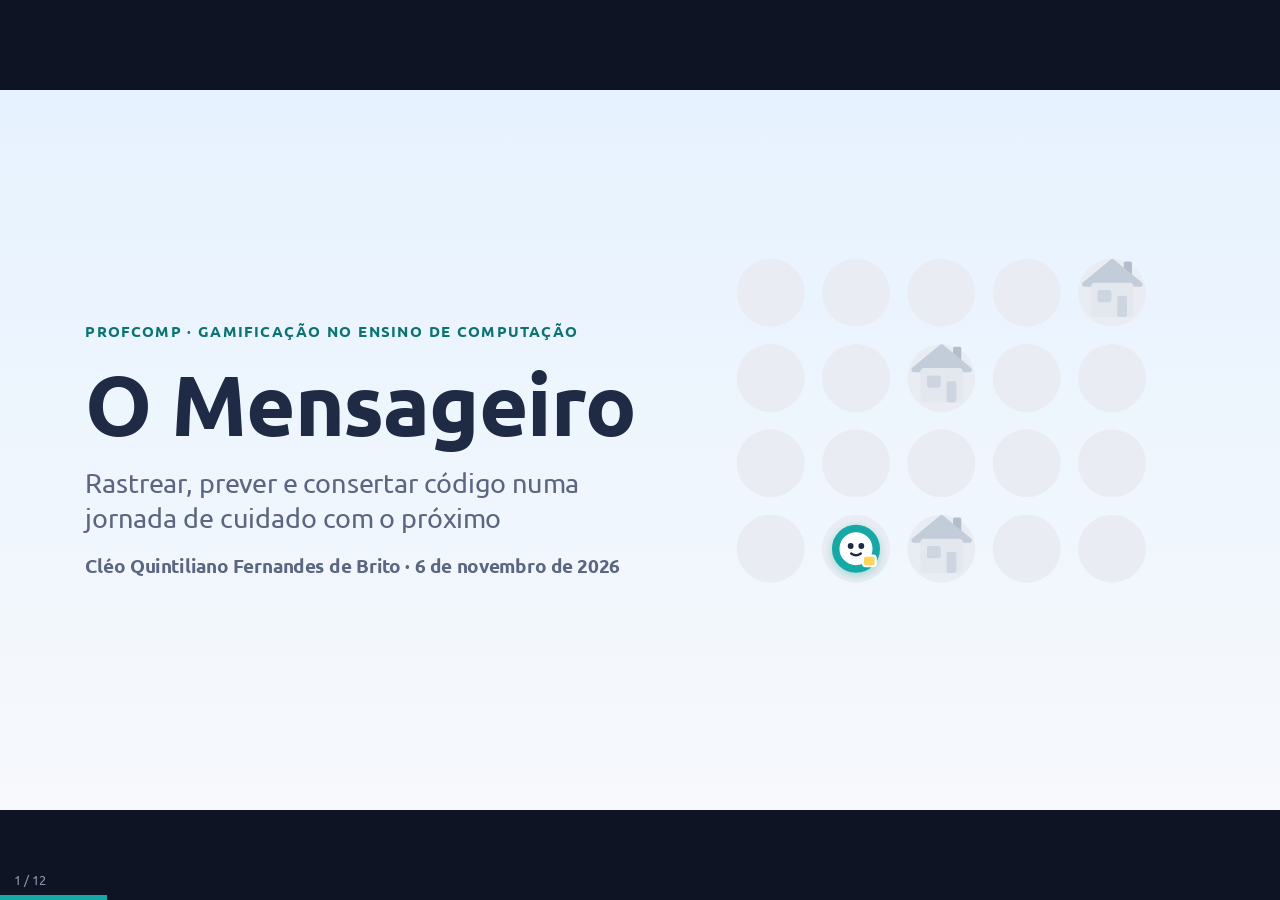
<file: versoes/v0.1/apresentacao/index.html>
<!DOCTYPE html>
<html lang="pt-BR"><head><meta charset="utf-8"><meta name="viewport" content="width=device-width,initial-scale=1">
<title>O Mensageiro: atividade gamificada para ensino de computação</title>


<style id="fontcss">
@font-face{font-family:'Ubuntu';font-style:normal;font-weight:400;font-display:swap;src:url([data-uri]) format('woff2')}
@font-face{font-family:'Ubuntu';font-style:normal;font-weight:500;font-display:swap;src:url([data-uri]) format('woff2')}
@font-face{font-family:'Ubuntu';font-style:normal;font-weight:700;font-display:swap;src:url([data-uri]) format('woff2')}
@font-face{font-family:'Ubuntu Mono';font-style:normal;font-weight:400;font-display:swap;src:url([data-uri]) format('woff2')}
@font-face{font-family:'Ubuntu Mono';font-style:normal;font-weight:700;font-display:swap;src:url([data-uri]) format('woff2')}
</style>
<style>
*{margin:0;padding:0;box-sizing:border-box}
html,body{width:100%;height:100%;background:#0E1424;overflow:hidden;font-family:'Ubuntu',Arial,sans-serif}
#stage{position:absolute;left:50%;top:50%;width:1920px;height:1080px;transform-origin:center center}
#stage>section{position:absolute;inset:0;width:1920px;height:1080px;opacity:0;visibility:hidden;transition:opacity .45s ease,visibility .45s;overflow:hidden}
#stage>section.on{opacity:1;visibility:visible}
section ul,section ol{padding-left:1.2em}
section table{border-collapse:collapse}section th,section td{padding:6px 10px;vertical-align:top}
aside.notes{display:none}
#bar{position:fixed;left:0;bottom:0;height:5px;background:#16A8A6;transition:width .3s;z-index:5}
#notes{position:fixed;left:0;right:0;bottom:0;max-height:34vh;overflow:auto;background:rgba(14,20,36,.94);color:#F3F6FA;font-size:20px;line-height:1.45;padding:18px 28px 24px;display:none;z-index:6}
#notes.show{display:block}
#help{position:fixed;right:14px;bottom:14px;color:#8A96AD;font-size:13px;z-index:4;opacity:.0;transition:opacity .4s}
body:hover #help{opacity:.8}
#count{position:fixed;left:14px;bottom:12px;color:#8A96AD;font-size:13px;z-index:4}
</style></head><body>
<div id="stage">
<section id="cover" data-transition="fade" style="background:linear-gradient(180deg, #E6F2FF 0%, #F7F9FC 100%);color:#1F2A44;font-family:'Ubuntu', Arial, sans-serif;padding:128px;display:flex;flex-direction:column;justify-content:center;gap:28px">
<p style="font-size:23px;font-weight:700;letter-spacing:2px;text-transform:uppercase;color:#0B7473;width:900px">ProfComp · Gamificação no Ensino de Computação</p>
<h1 style="font-family:'Ubuntu', Arial, sans-serif;font-size:128px;font-weight:700;line-height:1.02;letter-spacing:-2px;width:860px">O Mensageiro</h1>
<p style="font-size:40px;line-height:1.3;color:#5B6780;width:820px">Rastrear, prever e consertar código numa jornada de cuidado com o próximo</p>
<p style="font-size:28px;font-weight:700;color:#5B6780;width:860px">Cléo Quintiliano Fernandes de Brito · 6 de novembro de 2026</p>
<iframe class="emb" style="position:absolute;left:1072px;top:220px;width:680px;height:620px;border:0;background:transparent" data-src="&lt;!DOCTYPE html&gt;&lt;html&gt;&lt;head&gt;&lt;meta charset=&quot;utf-8&quot;&gt;&lt;/head&gt;&lt;body&gt;&lt;style&gt;
*{box-sizing:border-box}body{margin:0;background:transparent;overflow:hidden;font-family:&quot;Ubuntu&quot;,system-ui,-apple-system,&quot;Segoe UI&quot;,Roboto,Arial,sans-serif}
#g{position:relative;width:640px;height:520px;margin:20px}
.cell{position:absolute;width:128px;height:128px;display:flex;align-items:center;justify-content:center}
.dot{width:80%;height:80%;border-radius:50%;background:#E9EDF3}
.house{position:absolute;width:96%;height:96%;left:2%;top:-4%;overflow:visible}
.roof{fill:#C3CCD9;stroke:#C3CCD9;stroke-width:6;stroke-linejoin:round}.chim{fill:#B3BDCC}.body{fill:#E3E8EF}.win{fill:#CDD5E0}.door{fill:#CDD5E0}.who{fill:#1F2A44;opacity:0}.glow{fill:#FFD45C;opacity:0}
.lit .roof{fill:#FF7A59;stroke:#FF7A59}.lit .chim{fill:#E8664A}.lit .body{fill:#FFF4DE}.lit .win{fill:#FFD45C}.lit .door{fill:#FFB36B}.lit .who{opacity:1}.lit .glow{opacity:.35}
.lit .house{animation:pop .45s ease-out}
@keyframes pop{40%{transform:scale(1.14) translateY(-4%)}}
#r{position:absolute;width:80px;height:80px;transition:left .45s ease,top .45s ease,transform .3s}
#r.ath{transform:translate(24%,30%) scale(.72)}
#r svg{width:100%;height:100%;filter:drop-shadow(0 4px 6px rgba(22,168,166,.35))}
&lt;/style&gt;
&lt;div id=&quot;g&quot;&gt;&lt;/div&gt;
&lt;script&gt;
const g=document.getElementById(&#x27;g&#x27;);
const HOUSE=&#x27;&lt;svg class=&quot;house&quot; viewBox=&quot;0 0 100 100&quot;&gt;&lt;circle class=&quot;glow&quot; cx=&quot;50&quot; cy=&quot;58&quot; r=&quot;46&quot;/&gt;&lt;rect class=&quot;chim&quot; x=&quot;64&quot; y=&quot;18&quot; width=&quot;10&quot; height=&quot;18&quot; rx=&quot;2&quot;/&gt;&lt;path class=&quot;roof&quot; d=&quot;M16 46 L50 18 L84 46 Z&quot;/&gt;&lt;rect class=&quot;body&quot; x=&quot;24&quot; y=&quot;44&quot; width=&quot;52&quot; height=&quot;42&quot; rx=&quot;5&quot;/&gt;&lt;rect class=&quot;win&quot; x=&quot;32&quot; y=&quot;53&quot; width=&quot;17&quot; height=&quot;15&quot; rx=&quot;3&quot;/&gt;&lt;g class=&quot;who&quot;&gt;&lt;circle cx=&quot;40.5&quot; cy=&quot;59&quot; r=&quot;3&quot;/&gt;&lt;path d=&quot;M35 68 q5.5 -7 11 0 z&quot;/&gt;&lt;/g&gt;&lt;rect class=&quot;door&quot; x=&quot;56&quot; y=&quot;60&quot; width=&quot;12&quot; height=&quot;26&quot; rx=&quot;3&quot;/&gt;&lt;/svg&gt;&#x27;;
const ROBOT=&#x27;&lt;svg viewBox=&quot;0 0 100 100&quot;&gt;&lt;circle cx=&quot;50&quot; cy=&quot;50&quot; r=&quot;38&quot; fill=&quot;#fff&quot; stroke=&quot;#16A8A6&quot; stroke-width=&quot;14&quot;/&gt;&lt;circle cx=&quot;40&quot; cy=&quot;45&quot; r=&quot;5.5&quot; fill=&quot;#1F2A44&quot;/&gt;&lt;circle cx=&quot;60&quot; cy=&quot;45&quot; r=&quot;5.5&quot; fill=&quot;#1F2A44&quot;/&gt;&lt;path d=&quot;M41 59 q9 7 18 0&quot; stroke=&quot;#1F2A44&quot; stroke-width=&quot;4.5&quot; fill=&quot;none&quot; stroke-linecap=&quot;round&quot;/&gt;&lt;rect x=&quot;63&quot; y=&quot;63&quot; width=&quot;24&quot; height=&quot;20&quot; rx=&quot;5&quot; fill=&quot;#FFD45C&quot; stroke=&quot;#fff&quot; stroke-width=&quot;4&quot;/&gt;&lt;/svg&gt;&#x27;;
const H={&#x27;2,3&#x27;:1,&#x27;2,1&#x27;:1,&#x27;4,0&#x27;:1};
for(let y=0;y&lt;4;y++){for(let x=0;x&lt;5;x++){const d=document.createElement(&#x27;div&#x27;);d.className=&#x27;cell&#x27;;d.id=&#x27;c&#x27;+x+&#x27;_&#x27;+y;d.style.left=(x*128)+&#x27;px&#x27;;d.style.top=(y*128)+&#x27;px&#x27;;d.innerHTML=&#x27;&lt;div class=&quot;dot&quot;&gt;&lt;/div&gt;&#x27;+(H[x+&#x27;,&#x27;+y]?HOUSE:&#x27;&#x27;);g.appendChild(d)}}
const r=document.createElement(&#x27;div&#x27;);r.id=&#x27;r&#x27;;r.innerHTML=ROBOT;g.appendChild(r);
const P=[[0,3],[1,3],[2,3],[2,2],[2,1],[3,1],[4,1],[4,0]];
let i=0;
function step(){const x=P[i][0],y=P[i][1];r.style.left=(x*128+24)+&#x27;px&#x27;;r.style.top=(y*128+24)+&#x27;px&#x27;;const k=x+&#x27;,&#x27;+y;r.classList.toggle(&#x27;ath&#x27;,!!H[k]);if(H[k]){setTimeout(function(){document.getElementById(&#x27;c&#x27;+x+&#x27;_&#x27;+y).classList.add(&#x27;lit&#x27;)},400)}
i++;if(i&lt;P.length){setTimeout(step,900)}else{setTimeout(function(){i=0;document.querySelectorAll(&#x27;.lit&#x27;).forEach(function(e){e.classList.remove(&#x27;lit&#x27;)});step()},2800)}}
step();
&lt;/script&gt;&lt;/body&gt;&lt;/html&gt;"></iframe>
<aside class="notes">Tempo: 20 segundos. Boa noite. Minha proposta se chama O Mensageiro: uma aplicação web em que o estudante faz o papel do computador. A animação ao lado mostra a ideia: o mensageiro atravessa a cidade e, a cada entrega, uma casa se acende e alguém aparece à janela. Cada código que o estudante lê é o caminho até alguém que precisa de ajuda.</aside>
</section>

<section id="proposta" data-transition="fade" style="background:#1D3F86;color:#FFFFFF;font-family:'Ubuntu', Arial, sans-serif;padding:128px;display:flex;flex-direction:column;justify-content:center;gap:40px">
<p style="font-size:26px;font-weight:700;letter-spacing:3px;text-transform:uppercase;color:#FFD45C">A proposta</p>
<h1 style="font-family:'Ubuntu', Arial, sans-serif;font-size:88px;font-weight:700;line-height:1.1;letter-spacing:-1px;width:1560px">O estudante é o computador: lê, executa, prevê e conserta o código.</h1>
<p style="font-size:36px;line-height:1.4;width:1400px;color:#DCE6F7">Um robô mensageiro leva pão, remédio e cartas pela cidade. Cada missão é alguém que precisa dele, e cada código é o caminho até essa pessoa.</p>
<p style="font-size:30px;line-height:1.4;width:1400px;color:#DCE6F7"><b>Valores implícitos:</b> parar para ajudar quem está à margem do caminho, partilhar, buscar quem se perdeu e recomeçar sem punição.</p>
<aside class="notes">Tempo: 30 segundos. A ideia central é inverter os papéis: em vez de escrever código, o estudante faz o papel do computador. Ele lê cada instrução e executa, prevê o resultado antes de rodar e conserta o código quando algo dá errado. É a habilidade EF07CO02 da BNCC Computação: detectar e remover erros em algoritmos. A narrativa é a de um robô mensageiro. Os valores aparecem nas escolhas da história, de forma implícita: há uma missão em que o mensageiro para no caminho para ajudar alguém caído, outra em que procura um filhote que se perdeu, e o erro nunca é punição, é recomeço. Isso funciona tanto na escola pública laica quanto na escola confessional.</aside>
</section>

<section id="demo-rastrear" data-transition="fade" style="background:#FFFFFF;color:#1F2A44;font-family:'Ubuntu', Arial, sans-serif;padding:128px;display:flex;flex-direction:column;gap:24px">
<p style="font-size:26px;font-weight:700;letter-spacing:3px;text-transform:uppercase;color:#0B7473">Demonstração 1</p>
<h2 style="font-family:'Ubuntu', Arial, sans-serif;font-size:64px;font-weight:700;line-height:1.1;letter-spacing:-1px">Rastrear e errar sem perder o ritmo</h2>
<iframe class="emb" style="position:absolute;left:128px;top:300px;width:1664px;height:650px;border:0;background:transparent" data-src="&lt;!DOCTYPE html&gt;&lt;html&gt;&lt;head&gt;&lt;meta charset=&quot;utf-8&quot;&gt;&lt;/head&gt;&lt;body&gt;&lt;style&gt;
*{box-sizing:border-box}body{margin:0;background:transparent;font-family:&quot;Ubuntu&quot;,system-ui,-apple-system,&quot;Segoe UI&quot;,Roboto,Arial,sans-serif;color:#1F2A44;overflow:hidden}
#w{display:flex;gap:60px;padding:4px;align-items:center;height:540px}
.t{font-size:22px;font-weight:700;letter-spacing:2px;text-transform:uppercase;color:#9AA5B8;margin:0 0 12px 14px}
#code{font-family:&quot;Ubuntu Mono&quot;,ui-monospace,Menlo,Consolas,&quot;Ubuntu Mono&quot;,&quot;Courier New&quot;,monospace;font-size:34px;line-height:1.6;font-weight:700;color:#1D3F86;width:600px}
.l{display:flex;padding:0 14px;border-radius:12px;position:relative}
.n{color:#B7C0CF;width:44px;flex:none;font-weight:500}
.c{white-space:pre}
.kw{color:#B4235A}.sy{color:#8E6CEF}
.on{background:#E8F0FF}.on:before{content:&quot;&quot;;position:absolute;left:0;top:8px;bottom:8px;width:5px;border-radius:4px;background:#1D3F86}
.err{background:#FFE9E4;animation:sh .32s}.err:before{content:&quot;&quot;;position:absolute;left:0;top:8px;bottom:8px;width:5px;border-radius:4px;background:#FF7A59}
@keyframes sh{25%{transform:translateX(-8px)}75%{transform:translateX(8px)}}
#side{position:relative;flex:1;height:540px;display:flex;align-items:center;justify-content:center}
#map{position:relative;width:480px;height:480px}
.cell{position:absolute;width:120px;height:120px;display:flex;align-items:center;justify-content:center}
.dot{width:80%;height:80%;border-radius:50%;background:#E9EDF3}
.p .dot{background:#8E6CEF;border-radius:0;clip-path:polygon(50% 6%,96% 90%,4% 90%)}
.house{position:absolute;width:96%;height:96%;left:2%;top:-4%;overflow:visible}
.roof{fill:#C3CCD9;stroke:#C3CCD9;stroke-width:6;stroke-linejoin:round}.chim{fill:#B3BDCC}.body{fill:#E3E8EF}.win{fill:#CDD5E0}.door{fill:#CDD5E0}.who{fill:#1F2A44;opacity:0}.glow{fill:#FFD45C;opacity:0}
.lit .roof{fill:#FF7A59;stroke:#FF7A59}.lit .chim{fill:#E8664A}.lit .body{fill:#FFF4DE}.lit .win{fill:#FFD45C}.lit .door{fill:#FFB36B}.lit .who{opacity:1}.lit .glow{opacity:.35}
.lit .house{animation:pop .45s ease-out}
@keyframes pop{40%{transform:scale(1.14) translateY(-4%)}}
.rb,.ph{position:absolute;width:76px;height:76px;transition:left .18s,top .18s,transform .2s}
.rb svg{width:100%;height:100%;filter:drop-shadow(0 4px 6px rgba(22,168,166,.35))}
.rb.ath{transform:translate(24%,30%) scale(.72)}
.ph{border:4px dashed #16A8A6;border-radius:50%;opacity:0;transition:opacity .2s}
#key{position:absolute;right:0;top:0;background:#6B7A99;color:#fff;border-radius:12px;padding:6px 16px;font-size:26px;font-weight:700;box-shadow:0 3px 0 #4F5C78}
#toast{position:absolute;left:50%;bottom:0;transform:translateX(-50%);background:#1F2A44;color:#fff;border-radius:999px;padding:10px 24px;font-size:26px;font-weight:700;opacity:0;transition:opacity .2s;white-space:nowrap}
#cap{margin:22px 14px 0;font-size:30px;line-height:1.3;color:#5B6780}
#cap b{color:#0B7473}
&lt;/style&gt;
&lt;div id=&quot;w&quot;&gt;
&lt;div&gt;&lt;div class=&quot;t&quot;&gt;Código&lt;/div&gt;&lt;div id=&quot;code&quot;&gt;&lt;/div&gt;&lt;/div&gt;
&lt;div id=&quot;side&quot;&gt;&lt;div id=&quot;key&quot;&gt;tecla:&lt;/div&gt;&lt;div id=&quot;map&quot;&gt;&lt;/div&gt;&lt;div id=&quot;toast&quot;&gt;&lt;/div&gt;&lt;/div&gt;
&lt;/div&gt;
&lt;div id=&quot;cap&quot;&gt;&lt;/div&gt;
&lt;script&gt;
const $=function(i){return document.getElementById(i)};
const HOUSE=&#x27;&lt;svg class=&quot;house&quot; viewBox=&quot;0 0 100 100&quot;&gt;&lt;circle class=&quot;glow&quot; cx=&quot;50&quot; cy=&quot;58&quot; r=&quot;46&quot;/&gt;&lt;rect class=&quot;chim&quot; x=&quot;64&quot; y=&quot;18&quot; width=&quot;10&quot; height=&quot;18&quot; rx=&quot;2&quot;/&gt;&lt;path class=&quot;roof&quot; d=&quot;M16 46 L50 18 L84 46 Z&quot;/&gt;&lt;rect class=&quot;body&quot; x=&quot;24&quot; y=&quot;44&quot; width=&quot;52&quot; height=&quot;42&quot; rx=&quot;5&quot;/&gt;&lt;rect class=&quot;win&quot; x=&quot;32&quot; y=&quot;53&quot; width=&quot;17&quot; height=&quot;15&quot; rx=&quot;3&quot;/&gt;&lt;g class=&quot;who&quot;&gt;&lt;circle cx=&quot;40.5&quot; cy=&quot;59&quot; r=&quot;3&quot;/&gt;&lt;path d=&quot;M35 68 q5.5 -7 11 0 z&quot;/&gt;&lt;/g&gt;&lt;rect class=&quot;door&quot; x=&quot;56&quot; y=&quot;60&quot; width=&quot;12&quot; height=&quot;26&quot; rx=&quot;3&quot;/&gt;&lt;/svg&gt;&#x27;;
const ROBOT=&#x27;&lt;svg viewBox=&quot;0 0 100 100&quot;&gt;&lt;circle cx=&quot;50&quot; cy=&quot;50&quot; r=&quot;38&quot; fill=&quot;#fff&quot; stroke=&quot;#16A8A6&quot; stroke-width=&quot;14&quot;/&gt;&lt;circle cx=&quot;40&quot; cy=&quot;45&quot; r=&quot;5.5&quot; fill=&quot;#1F2A44&quot;/&gt;&lt;circle cx=&quot;60&quot; cy=&quot;45&quot; r=&quot;5.5&quot; fill=&quot;#1F2A44&quot;/&gt;&lt;path d=&quot;M41 59 q9 7 18 0&quot; stroke=&quot;#1F2A44&quot; stroke-width=&quot;4.5&quot; fill=&quot;none&quot; stroke-linecap=&quot;round&quot;/&gt;&lt;rect x=&quot;63&quot; y=&quot;63&quot; width=&quot;24&quot; height=&quot;20&quot; rx=&quot;5&quot; fill=&quot;#FFD45C&quot; stroke=&quot;#fff&quot; stroke-width=&quot;4&quot;/&gt;&lt;/svg&gt;&#x27;;
const C=[&#x27;&lt;span class=&quot;kw&quot;&gt;repetir&lt;/span&gt; (4) {&#x27;,&#x27;  &lt;span class=&quot;kw&quot;&gt;se&lt;/span&gt; &lt;span class=&quot;sy&quot;&gt;▲&lt;/span&gt; {&#x27;,&#x27;    cima()&#x27;,&#x27;  } &lt;span class=&quot;kw&quot;&gt;senão&lt;/span&gt; {&#x27;,&#x27;    direita()&#x27;,&#x27;  }&#x27;,&#x27;}&#x27;,&#x27;entregar()&#x27;];
const code=$(&#x27;code&#x27;),map=$(&#x27;map&#x27;),cap=$(&#x27;cap&#x27;),key=$(&#x27;key&#x27;),toast=$(&#x27;toast&#x27;),P=120;
C.forEach(function(t,i){const d=document.createElement(&#x27;div&#x27;);d.className=&#x27;l&#x27;;const n=document.createElement(&#x27;span&#x27;);n.className=&#x27;n&#x27;;n.textContent=String(i+1);const c=document.createElement(&#x27;span&#x27;);c.className=&#x27;c&#x27;;c.innerHTML=t;d.appendChild(n);d.appendChild(c);code.appendChild(d)});
const L=Array.from(code.children);
const M=[&#x27;....&#x27;,&#x27;..H.&#x27;,&#x27;..p.&#x27;,&#x27;.p..&#x27;];
M.forEach(function(r,y){r.split(&#x27;&#x27;).forEach(function(ch,x){const d=document.createElement(&#x27;div&#x27;);d.className=&#x27;cell&#x27;+(ch===&#x27;p&#x27;?&#x27; p&#x27;:&#x27;&#x27;);d.id=&#x27;c&#x27;+x+&#x27;_&#x27;+y;d.style.left=(x*P)+&#x27;px&#x27;;d.style.top=(y*P)+&#x27;px&#x27;;d.innerHTML=&#x27;&lt;div class=&quot;dot&quot;&gt;&lt;/div&gt;&#x27;+(ch===&#x27;H&#x27;?HOUSE:&#x27;&#x27;);map.appendChild(d)})});
const ph=document.createElement(&#x27;div&#x27;);ph.className=&#x27;ph&#x27;;map.appendChild(ph);
const rb=document.createElement(&#x27;div&#x27;);rb.className=&#x27;rb&#x27;;rb.innerHTML=ROBOT;map.appendChild(rb);
function at(el,x,y){el.style.left=(x*P+22)+&#x27;px&#x27;;el.style.top=(y*P+22)+&#x27;px&#x27;;if(el===rb)rb.classList.toggle(&#x27;ath&#x27;,x===2&amp;&amp;y===1)}
function hl(n,c){L.forEach(function(e){e.classList.remove(&#x27;on&#x27;,&#x27;err&#x27;)});if(n&gt;=0){void L[n].offsetWidth;L[n].classList.add(c||&#x27;on&#x27;)}}
function say(h){cap.innerHTML=h}
function tst(m){toast.textContent=m;toast.style.opacity=m?1:0}
const A=[
[0,function(){at(rb,0,3);ph.style.opacity=0;$(&#x27;c2_1&#x27;).classList.remove(&#x27;lit&#x27;);tst(&#x27;&#x27;);key.textContent=&#x27;tecla:&#x27;;say(&#x27;&lt;b&gt;Rastrear:&lt;/b&gt; só código e mapa. O estudante executa cada linha com as setas.&#x27;)},1000],
[1,null,500],[4,function(){key.textContent=&#x27;tecla: →&#x27;;at(rb,1,3)},900],
[1,null,500],[2,null,700],
[2,function(){key.textContent=&#x27;tecla: →&#x27;;hl(2,&#x27;err&#x27;);at(ph,1,2);ph.style.opacity=.85;say(&#x27;&lt;b&gt;1º erro:&lt;/b&gt; a linha treme e um fantasma mostra o caminho. Nenhum texto.&#x27;)},2600],
[2,function(){ph.style.opacity=0;key.textContent=&#x27;tecla: →&#x27;;hl(2,&#x27;err&#x27;);at(ph,1,2);ph.style.opacity=.85;tst(&#x27;Olhe a cor da casa atual.&#x27;);say(&#x27;&lt;b&gt;2º erro no mesmo passo:&lt;/b&gt; uma pista curta.&#x27;)},2800],
[2,function(){ph.style.opacity=0;tst(&#x27;&#x27;);key.textContent=&#x27;tecla: ↑&#x27;;at(rb,1,2);say(&#x27;O estudante &lt;b&gt;continua do ponto do erro&lt;/b&gt;, não do zero.&#x27;)},1600],
[1,null,500],[4,function(){key.textContent=&#x27;tecla: →&#x27;;at(rb,2,2)},800],
[1,null,500],[2,function(){key.textContent=&#x27;tecla: ↑&#x27;;at(rb,2,1)},800],
[7,function(){key.textContent=&#x27;tecla: Entregar&#x27;;$(&#x27;c2_1&#x27;).classList.add(&#x27;lit&#x27;);say(&#x27;A casa acende e alguém aparece à janela. &lt;b&gt;Os valores ficam na história&lt;/b&gt;, não em frases.&#x27;)},3400]
];
let k=0;
function run(){const a=A[k];hl(a[0]);if(a[1])a[1]();k=(k+1)%A.length;setTimeout(run,a[2])}
run();
&lt;/script&gt;&lt;/body&gt;&lt;/html&gt;"></iframe>
<aside class="notes">Tempo: 40 segundos. Esta é a tela de rastrear da versão de teste: fundo claro, só o código e o mapa, porque o que prende o estudante é o ritmo: uma tecla, uma instrução, resposta imediata. Vejam o erro: na primeira vez, a linha treme e um fantasma mostra para onde o código mandava ir, sem nenhum texto. Na segunda vez no mesmo passo, aparece uma pista curta. O estudante continua do ponto do erro, e não do zero. Quando a entrega acontece, a casa acende e alguém aparece à janela: os valores estão na história. Uma crítica que já incorporei: a casa visível pode virar atalho, e o estudante ir até ela sem ler o código. Por isso, no modo rastrear, as missões terão casas que não recebem entrega e caminhos que não são o mais curto.</aside>
</section>

<section id="demo-depurar" data-transition="fade" style="background:#FFFFFF;color:#1F2A44;font-family:'Ubuntu', Arial, sans-serif;padding:128px;display:flex;flex-direction:column;gap:24px">
<p style="font-size:26px;font-weight:700;letter-spacing:3px;text-transform:uppercase;color:#0B7473">Demonstração 2</p>
<h2 style="font-family:'Ubuntu', Arial, sans-serif;font-size:64px;font-weight:700;line-height:1.1;letter-spacing:-1px">Prever com um toque, depurar girando o número</h2>
<iframe class="emb" style="position:absolute;left:128px;top:300px;width:1664px;height:650px;border:0;background:transparent" data-src="&lt;!DOCTYPE html&gt;&lt;html&gt;&lt;head&gt;&lt;meta charset=&quot;utf-8&quot;&gt;&lt;/head&gt;&lt;body&gt;&lt;style&gt;
*{box-sizing:border-box}body{margin:0;background:transparent;font-family:&quot;Ubuntu&quot;,system-ui,-apple-system,&quot;Segoe UI&quot;,Roboto,Arial,sans-serif;color:#1F2A44;overflow:hidden}
#w{display:flex;gap:60px;padding:4px;height:540px;align-items:center}
.chip{display:inline-block;background:#DDF5F4;color:#0B7473;border-radius:999px;padding:4px 18px;font-size:22px;font-weight:700;letter-spacing:1px;text-transform:uppercase;margin:0 0 14px 14px}
#code{font-family:&quot;Ubuntu Mono&quot;,ui-monospace,Menlo,Consolas,&quot;Ubuntu Mono&quot;,&quot;Courier New&quot;,monospace;font-size:34px;line-height:1.6;font-weight:700;color:#1D3F86;width:620px}
.l{display:flex;padding:0 14px;border-radius:12px;position:relative}
.n{color:#B7C0CF;width:44px;flex:none;font-weight:500}
.c{white-space:pre}
.kw{color:#B4235A}.v{color:#0B7473}
.num{color:#C2410C}
.ed{display:inline-block;min-width:38px;text-align:center;border-radius:8px;background:#FFF1E2;box-shadow:inset 0 0 0 3px #FFB979}
.on{background:#E8F0FF}.on:before{content:&quot;&quot;;position:absolute;left:0;top:8px;bottom:8px;width:5px;border-radius:4px;background:#1D3F86}
#vbox{margin:16px 0 0 14px;display:none;border:2px solid #E6EAF1;border-radius:14px;padding:8px 16px;font-family:&quot;Ubuntu Mono&quot;,ui-monospace,Menlo,Consolas,monospace;font-size:28px;font-weight:700;color:#1D3F86}
#side{position:relative;flex:1;height:540px;display:flex;flex-direction:column;align-items:center;justify-content:center;gap:40px}
#map{position:relative;width:850px;height:170px}
.cell{position:absolute;top:0;width:170px;height:170px;display:flex;align-items:center;justify-content:center}
.dot{width:80%;height:80%;border-radius:50%;background:#E9EDF3}
.pk .dot{box-shadow:0 0 0 6px #fff,0 0 0 11px #1D3F86}
.house{position:absolute;width:96%;height:96%;left:2%;top:-4%;overflow:visible}
.roof{fill:#C3CCD9;stroke:#C3CCD9;stroke-width:6;stroke-linejoin:round}.chim{fill:#B3BDCC}.body{fill:#E3E8EF}.win{fill:#CDD5E0}.door{fill:#CDD5E0}.who{fill:#1F2A44;opacity:0}.glow{fill:#FFD45C;opacity:0}
.lit .roof{fill:#FF7A59;stroke:#FF7A59}.lit .chim{fill:#E8664A}.lit .body{fill:#FFF4DE}.lit .win{fill:#FFD45C}.lit .door{fill:#FFB36B}.lit .who{opacity:1}.lit .glow{opacity:.35}
.lit .house{animation:pop .45s ease-out}
.want .house{animation:nd .9s ease-in-out 3}
@keyframes pop{40%{transform:scale(1.14) translateY(-4%)}}
@keyframes nd{50%{transform:translateY(-8%)}}
.rb{position:absolute;top:35px;width:100px;height:100px;transition:left .25s,transform .2s}
.rb svg{width:100%;height:100%;filter:drop-shadow(0 4px 6px rgba(22,168,166,.35))}
.rb.ath{transform:translate(24%,30%) scale(.72)}
#btn{background:#1D3F86;color:#fff;border-radius:999px;padding:12px 34px;font-size:28px;font-weight:700;transition:transform .15s}
#btn.press{transform:scale(.92)}
#pop{position:absolute;display:none;flex-direction:column;align-items:center;gap:6px;background:#fff;border-radius:18px;padding:8px;width:80px;box-shadow:0 10px 30px rgba(31,42,68,.2)}
#pop div{width:62px;height:42px;border-radius:12px;background:#E9EDF3;color:#1F2A44;font-size:24px;text-align:center;line-height:42px;font-weight:700}
#pop span{color:#C2410C;font-family:&quot;Ubuntu Mono&quot;,ui-monospace,Menlo,monospace;font-size:32px;font-weight:700}
#finger{position:absolute;width:44px;height:44px;border-radius:50%;background:rgba(29,63,134,.25);border:3px solid #1D3F86;display:none}
#cap{margin:22px 14px 0;font-size:30px;line-height:1.3;color:#5B6780}
#cap b{color:#0B7473}
&lt;/style&gt;
&lt;div id=&quot;w&quot;&gt;
&lt;div&gt;&lt;span class=&quot;chip&quot; id=&quot;mode&quot;&gt;&lt;/span&gt;&lt;div id=&quot;code&quot;&gt;&lt;/div&gt;&lt;div id=&quot;vbox&quot;&gt;&lt;/div&gt;&lt;/div&gt;
&lt;div id=&quot;side&quot;&gt;&lt;div id=&quot;map&quot;&gt;&lt;/div&gt;&lt;div id=&quot;btn&quot;&gt;&lt;/div&gt;&lt;/div&gt;
&lt;/div&gt;
&lt;div id=&quot;pop&quot;&gt;&lt;div&gt;▲&lt;/div&gt;&lt;span id=&quot;pv&quot;&gt;2&lt;/span&gt;&lt;div&gt;▼&lt;/div&gt;&lt;/div&gt;
&lt;div id=&quot;finger&quot;&gt;&lt;/div&gt;
&lt;div id=&quot;cap&quot;&gt;&lt;/div&gt;
&lt;script&gt;
const $=function(i){return document.getElementById(i)};
const HOUSE=&#x27;&lt;svg class=&quot;house&quot; viewBox=&quot;0 0 100 100&quot;&gt;&lt;circle class=&quot;glow&quot; cx=&quot;50&quot; cy=&quot;58&quot; r=&quot;46&quot;/&gt;&lt;rect class=&quot;chim&quot; x=&quot;64&quot; y=&quot;18&quot; width=&quot;10&quot; height=&quot;18&quot; rx=&quot;2&quot;/&gt;&lt;path class=&quot;roof&quot; d=&quot;M16 46 L50 18 L84 46 Z&quot;/&gt;&lt;rect class=&quot;body&quot; x=&quot;24&quot; y=&quot;44&quot; width=&quot;52&quot; height=&quot;42&quot; rx=&quot;5&quot;/&gt;&lt;rect class=&quot;win&quot; x=&quot;32&quot; y=&quot;53&quot; width=&quot;17&quot; height=&quot;15&quot; rx=&quot;3&quot;/&gt;&lt;g class=&quot;who&quot;&gt;&lt;circle cx=&quot;40.5&quot; cy=&quot;59&quot; r=&quot;3&quot;/&gt;&lt;path d=&quot;M35 68 q5.5 -7 11 0 z&quot;/&gt;&lt;/g&gt;&lt;rect class=&quot;door&quot; x=&quot;56&quot; y=&quot;60&quot; width=&quot;12&quot; height=&quot;26&quot; rx=&quot;3&quot;/&gt;&lt;/svg&gt;&#x27;;
const ROBOT=&#x27;&lt;svg viewBox=&quot;0 0 100 100&quot;&gt;&lt;circle cx=&quot;50&quot; cy=&quot;50&quot; r=&quot;38&quot; fill=&quot;#fff&quot; stroke=&quot;#16A8A6&quot; stroke-width=&quot;14&quot;/&gt;&lt;circle cx=&quot;40&quot; cy=&quot;45&quot; r=&quot;5.5&quot; fill=&quot;#1F2A44&quot;/&gt;&lt;circle cx=&quot;60&quot; cy=&quot;45&quot; r=&quot;5.5&quot; fill=&quot;#1F2A44&quot;/&gt;&lt;path d=&quot;M41 59 q9 7 18 0&quot; stroke=&quot;#1F2A44&quot; stroke-width=&quot;4.5&quot; fill=&quot;none&quot; stroke-linecap=&quot;round&quot;/&gt;&lt;rect x=&quot;63&quot; y=&quot;63&quot; width=&quot;24&quot; height=&quot;20&quot; rx=&quot;5&quot; fill=&quot;#FFD45C&quot; stroke=&quot;#fff&quot; stroke-width=&quot;4&quot;/&gt;&lt;/svg&gt;&#x27;;
const code=$(&#x27;code&#x27;),map=$(&#x27;map&#x27;),cap=$(&#x27;cap&#x27;),btn=$(&#x27;btn&#x27;),vbox=$(&#x27;vbox&#x27;),pop=$(&#x27;pop&#x27;),finger=$(&#x27;finger&#x27;);
let L=[],cells=[],rb=null,houses=[];const W=170;
function setCode(lines){code.innerHTML=&#x27;&#x27;;lines.forEach(function(t,i){const d=document.createElement(&#x27;div&#x27;);d.className=&#x27;l&#x27;;const n=document.createElement(&#x27;span&#x27;);n.className=&#x27;n&#x27;;n.textContent=String(i+1);const c=document.createElement(&#x27;span&#x27;);c.className=&#x27;c&#x27;;c.innerHTML=t;d.appendChild(n);d.appendChild(c);code.appendChild(d)});L=Array.from(code.children)}
function hl(n){L.forEach(function(e){e.classList.remove(&#x27;on&#x27;)});if(n&gt;=0)L[n].classList.add(&#x27;on&#x27;)}
function build(hs){houses=hs;map.innerHTML=&#x27;&#x27;;cells=[];for(let i=0;i&lt;5;i++){const d=document.createElement(&#x27;div&#x27;);d.className=&#x27;cell&#x27;;d.style.left=(i*W)+&#x27;px&#x27;;d.innerHTML=&#x27;&lt;div class=&quot;dot&quot;&gt;&lt;/div&gt;&#x27;+(hs.indexOf(i)&gt;=0?HOUSE:&#x27;&#x27;);map.appendChild(d);cells.push(d)}rb=document.createElement(&#x27;div&#x27;);rb.className=&#x27;rb&#x27;;rb.innerHTML=ROBOT;map.appendChild(rb);at(0)}
function at(x){rb.style.left=(x*W+35)+&#x27;px&#x27;;rb.classList.toggle(&#x27;ath&#x27;,houses.indexOf(x)&gt;=0)}
function say(h){cap.innerHTML=h}
function tap(el,cb){const r=el.getBoundingClientRect();finger.style.left=(r.left+r.width/2-22)+&#x27;px&#x27;;finger.style.top=(r.top+r.height/2-22)+&#x27;px&#x27;;finger.style.display=&#x27;block&#x27;;setTimeout(function(){finger.style.display=&#x27;none&#x27;;cb()},700)}
function press(cb){tap(btn,function(){btn.classList.add(&#x27;press&#x27;);setTimeout(function(){btn.classList.remove(&#x27;press&#x27;);cb()},180)})}
function seq(list,done){let i=0;(function s(){if(i&gt;=list.length){hl(-1);done();return}const a=list[i++];hl(a[0]);if(a[1])a[1]();setTimeout(s,a[2]||420)})()}
function prever(){
$(&#x27;mode&#x27;).textContent=&#x27;Prever&#x27;;btn.textContent=&#x27;Conferir&#x27;;vbox.style.display=&#x27;none&#x27;;
setCode([&#x27;&lt;span class=&quot;kw&quot;&gt;repetir&lt;/span&gt; (2) {&#x27;,&#x27;  &lt;span class=&quot;kw&quot;&gt;repetir&lt;/span&gt; (2) {&#x27;,&#x27;    direita()&#x27;,&#x27;  }&#x27;,&#x27;}&#x27;]);
build([]);hl(-1);say(&#x27;&lt;b&gt;Prever:&lt;/b&gt; antes de executar, um toque na casa onde o mensageiro vai parar.&#x27;);
setTimeout(function(){tap(cells[4],function(){cells[4].classList.add(&#x27;pk&#x27;);
setTimeout(function(){press(function(){say(&#x27;Executando para conferir…&#x27;);let x=0;const st=[];for(let a=0;a&lt;2;a++){st.push([0]);for(let b=0;b&lt;2;b++){st.push([1]);st.push([2,function(){x++;at(x)}])}}
seq(st,function(){say(&#x27;&lt;b&gt;Previsão correta, de primeira.&lt;/b&gt; Sem chute: é preciso raciocinar sobre o código inteiro.&#x27;);setTimeout(depurar,3400)})})},900)})},1800)}
function depurar(){
$(&#x27;mode&#x27;).textContent=&#x27;Depurar&#x27;;btn.textContent=&#x27;Executar&#x27;;vbox.style.display=&#x27;inline-block&#x27;;
setCode([&#x27;&lt;span class=&quot;v&quot;&gt;pães&lt;/span&gt; ← &lt;span class=&quot;num ed&quot; id=&quot;ed&quot;&gt;2&lt;/span&gt;&#x27;,&#x27;&lt;span class=&quot;kw&quot;&gt;enquanto&lt;/span&gt; &lt;span class=&quot;v&quot;&gt;pães&lt;/span&gt; &amp;gt; &lt;span class=&quot;num ed&quot;&gt;0&lt;/span&gt; {&#x27;,&#x27;  direita()&#x27;,&#x27;  entregar()&#x27;,&#x27;  &lt;span class=&quot;v&quot;&gt;pães&lt;/span&gt; ← &lt;span class=&quot;v&quot;&gt;pães&lt;/span&gt; - &lt;span class=&quot;num ed&quot;&gt;1&lt;/span&gt;&#x27;,&#x27;}&#x27;]);
build([1,2,3]);vbox.textContent=&#x27;pães = ?&#x27;;hl(-1);
say(&#x27;&lt;b&gt;Depurar:&lt;/b&gt; o código deveria acender as três casas.&#x27;);
const run=function(n,after){cells.forEach(function(c){c.classList.remove(&#x27;lit&#x27;,&#x27;want&#x27;)});at(0);let x=0,p=n;const st=[[0,function(){vbox.textContent=&#x27;pães = &#x27;+p}]];for(let i=0;i&lt;n;i++){st.push([1]);st.push([2,function(){x++;at(x)}]);st.push([3,(function(xx){return function(){cells[xx].classList.add(&#x27;lit&#x27;)}})(i+1)]);st.push([4,function(){p--;vbox.textContent=&#x27;pães = &#x27;+p}])}st.push([1]);seq(st,after)};
setTimeout(function(){press(function(){run(2,function(){cells[3].classList.add(&#x27;want&#x27;);say(&#x27;A terceira casa &lt;b&gt;continua apagada&lt;/b&gt;. Onde está o erro?&#x27;);
setTimeout(function(){const ed=$(&#x27;ed&#x27;);tap(ed,function(){const r=ed.getBoundingClientRect();pop.style.left=(r.left+r.width/2-40)+&#x27;px&#x27;;pop.style.top=(r.bottom+8)+&#x27;px&#x27;;$(&#x27;pv&#x27;).textContent=&#x27;2&#x27;;pop.style.display=&#x27;flex&#x27;;say(&#x27;Toca no número e &lt;b&gt;gira, como um cadeado&lt;/b&gt;. Nada de digitação.&#x27;);
setTimeout(function(){$(&#x27;pv&#x27;).textContent=&#x27;3&#x27;;$(&#x27;ed&#x27;).textContent=&#x27;3&#x27;},900);
setTimeout(function(){pop.style.display=&#x27;none&#x27;;press(function(){run(3,function(){say(&#x27;&lt;b&gt;As três casas acesas.&lt;/b&gt; Erro encontrado e corrigido.&#x27;);setTimeout(prever,3600)})})},2200)})},2600)})})},2000)}
prever();
&lt;/script&gt;&lt;/body&gt;&lt;/html&gt;"></iframe>
<aside class="notes">Tempo: 40 segundos. Aqui estão os outros dois modos, desenhados para não quebrar o ritmo. No Prever, o estudante só toca na casa onde acha que o mensageiro vai parar, antes de executar; isso acaba com o chute, porque ele precisa raciocinar sobre o código inteiro. No Depurar, o código deveria acender três casas e acende duas. O estudante toca no número e gira, como um cadeado. Aqui a casa visível é essencial: ela é a especificação, o que o programa deveria fazer. Esse modo trabalha a habilidade EF07CO02 da BNCC Computação: analisar programas para detectar e remover erros.</aside>
</section>

<section id="logica" data-transition="fade" style="background:#F7F9FC;color:#1F2A44;font-family:'Ubuntu', Arial, sans-serif;padding:128px;display:flex;flex-direction:column;gap:32px">
<p style="font-size:26px;font-weight:700;letter-spacing:3px;text-transform:uppercase;color:#0B7473">O que se ensina</p>
<h2 style="font-family:'Ubuntu', Arial, sans-serif;font-size:64px;font-weight:700;line-height:1.1;letter-spacing:-1px">Do fluxo de controle aos dados</h2>
<p style="font-size:30px;line-height:1.4;color:#5B6780;width:1500px">Além de sequência, repetição, seleção e funções, o Mensageiro trabalha o núcleo da lógica de programação:</p>
<div style="display:grid;grid-template-columns:repeat(5, 1fr);gap:24px">
<div style="display:flex;flex-direction:column;gap:10px;background:#EEF2F7;border-radius:18px;padding:24px"><h3 style="font-size:28px;font-weight:700;line-height:1.2">Variáveis e atribuição</h3><p style="font-family:'Ubuntu Mono', monospace;font-size:26px;font-weight:700;line-height:1.35;color:#1D3F86">pães ← pães - 1</p></div>
<div style="display:flex;flex-direction:column;gap:10px;background:#EEF2F7;border-radius:18px;padding:24px"><h3 style="font-size:28px;font-weight:700;line-height:1.2">Tipos de dados</h3><p style="font-family:'Ubuntu Mono', monospace;font-size:26px;font-weight:700;line-height:1.35;color:#1D3F86">inteiro, texto, lógico</p></div>
<div style="display:flex;flex-direction:column;gap:10px;background:#EEF2F7;border-radius:18px;padding:24px"><h3 style="font-size:28px;font-weight:700;line-height:1.2">Operadores aritméticos</h3><p style="font-family:'Ubuntu Mono', monospace;font-size:26px;font-weight:700;line-height:1.35;color:#1D3F86">+ - * / resto</p></div>
<div style="display:flex;flex-direction:column;gap:10px;background:#EEF2F7;border-radius:18px;padding:24px"><h3 style="font-size:28px;font-weight:700;line-height:1.2">Operadores relacionais</h3><p style="font-family:'Ubuntu Mono', monospace;font-size:26px;font-weight:700;line-height:1.35;color:#1D3F86">= ≠ &gt; &lt; ≥ ≤</p></div>
<div style="display:flex;flex-direction:column;gap:10px;background:#EEF2F7;border-radius:18px;padding:24px"><h3 style="font-size:28px;font-weight:700;line-height:1.2">Operadores lógicos</h3><p style="font-family:'Ubuntu Mono', monospace;font-size:26px;font-weight:700;line-height:1.35;color:#1D3F86">idoso E sozinho</p></div>
<div style="display:flex;flex-direction:column;gap:10px;background:#EEF2F7;border-radius:18px;padding:24px"><h3 style="font-size:28px;font-weight:700;line-height:1.2">Contador e acumulador</h3><p style="font-family:'Ubuntu Mono', monospace;font-size:26px;font-weight:700;line-height:1.35;color:#1D3F86">entregas ← entregas + 1</p></div>
<div style="display:flex;flex-direction:column;gap:10px;background:#EEF2F7;border-radius:18px;padding:24px"><h3 style="font-size:28px;font-weight:700;line-height:1.2">Entrada e saída</h3><p style="font-family:'Ubuntu Mono', monospace;font-size:26px;font-weight:700;line-height:1.35;color:#1D3F86">ler(endereço) escrever(…)</p></div>
<div style="display:flex;flex-direction:column;gap:10px;background:#EEF2F7;border-radius:18px;padding:24px"><h3 style="font-size:28px;font-weight:700;line-height:1.2">Listas</h3><p style="font-family:'Ubuntu Mono', monospace;font-size:26px;font-weight:700;line-height:1.35;color:#1D3F86">rota[2]</p></div>
<div style="display:flex;flex-direction:column;gap:10px;background:#EEF2F7;border-radius:18px;padding:24px"><h3 style="font-size:28px;font-weight:700;line-height:1.2">Parâmetros e retorno</h3><p style="font-family:'Ubuntu Mono', monospace;font-size:26px;font-weight:700;line-height:1.35;color:#1D3F86">andar(passos)</p></div>
<div style="display:flex;flex-direction:column;gap:10px;background:#1F2A44;border-radius:18px;padding:24px"><h3 style="font-size:28px;font-weight:700;line-height:1.2;color:#F3F6FA">Teste de mesa</h3><p style="font-size:26px;line-height:1.35;color:#FFD45C">o valor de cada variável, linha a linha</p></div>
</div>
<aside class="notes">Tempo: 30 segundos. O conteúdo vai além do fluxo de controle, que é sequência, repetição, seleção e funções. O Mensageiro trabalha também variável, operador, entrada e saída e lista, que são o núcleo da lógica de programação. Tudo isso entra pela história: a variável pães diminui a cada entrega, o operador E decide se o mensageiro visita alguém idoso e sozinho, a lista guarda quem espera entrega. E o teste de mesa acompanha tudo.</aside>
</section>

<section id="w5h2" data-transition="fade" style="background:#EEF2F7;color:#1F2A44;font-family:'Ubuntu', Arial, sans-serif;padding:128px 128px 160px;display:flex;flex-direction:column;gap:32px">
<p style="font-size:26px;font-weight:700;letter-spacing:3px;text-transform:uppercase;color:#0B7473">Planejamento</p>
<h2 style="font-family:'Ubuntu', Arial, sans-serif;font-size:64px;font-weight:700;line-height:1.1;letter-spacing:-1px">O Mensageiro no Framework 5W2H</h2>
<div style="display:grid;grid-template-columns:repeat(4, 1fr);gap:24px">
<div style="display:flex;flex-direction:column;gap:8px;background:#F7F9FC;border-radius:18px;padding:24px"><h3 style="font-size:30px;font-weight:700;color:#0B7473">Quem?</h3><p style="font-size:26px;line-height:1.35">Estudantes do 7º e 8º ano e docentes que aplicam pela MEC RED</p></div>
<div style="display:flex;flex-direction:column;gap:8px;background:#F7F9FC;border-radius:18px;padding:24px"><h3 style="font-size:30px;font-weight:700;color:#0B7473">O quê?</h3><p style="font-size:26px;line-height:1.35">Rastrear, prever, depurar e explicar código com variáveis e listas</p></div>
<div style="display:flex;flex-direction:column;gap:8px;background:#F7F9FC;border-radius:18px;padding:24px"><h3 style="font-size:30px;font-weight:700;color:#0B7473">Por quê?</h3><p style="font-size:26px;line-height:1.35">Compreender código antes de escrevê-lo; EF07CO02: detectar e remover erros</p></div>
<div style="display:flex;flex-direction:column;gap:8px;background:#F7F9FC;border-radius:18px;padding:24px"><h3 style="font-size:30px;font-weight:700;color:#0B7473">Quando?</h3><p style="font-size:26px;line-height:1.35">7 capítulos de missões de 3 a 5 minutos, em 4 aulas de 50 minutos</p></div>
<div style="display:flex;flex-direction:column;gap:8px;background:#F7F9FC;border-radius:18px;padding:24px"><h3 style="font-size:30px;font-weight:700;color:#0B7473">Como?</h3><p style="font-size:26px;line-height:1.35">Elementos de jogo da Taxonomia de Toda et al. (2019)</p></div>
<div style="display:flex;flex-direction:column;gap:8px;background:#F7F9FC;border-radius:18px;padding:24px"><h3 style="font-size:30px;font-weight:700;color:#0B7473">Onde?</h3><p style="font-size:26px;line-height:1.35">Aplicação web com progresso salvo e painel do professor</p></div>
<div style="display:flex;flex-direction:column;gap:8px;background:#F7F9FC;border-radius:18px;padding:24px"><h3 style="font-size:30px;font-weight:700;color:#0B7473">Quanto?</h3><p style="font-size:26px;line-height:1.35">Pré e pós-teste, acertos de primeira e dicas usadas</p></div>
<div style="display:flex;flex-direction:column;gap:8px;background:#1F2A44;border-radius:18px;padding:24px"><h3 style="font-size:30px;font-weight:700;color:#FFD45C">Por que 5W2H?</h3><p style="font-size:26px;line-height:1.35;color:#F3F6FA">É um processo de planejamento; a taxonomia entra no “Como”</p></div>
</div>
<p style="position:absolute;left:128px;bottom:64px;width:1664px;font-size:24px;color:#5B6780">Klock, Gasparini e Pimenta (2016); Toda et al. (2019)</p>
<aside class="notes">Tempo: 30 segundos. Usei o Framework 5W2H de Klock, Gasparini e Pimenta como estrutura principal, porque ele é um processo: obriga a decidir público, finalidade, momento, implementação e avaliação. A taxonomia de Toda é um catálogo de elementos, então ela entra dentro do "Como". As duas obras têm Ana Klock como autora, o que dá coerência teórica. O "Onde" e o "Quando" já viram o guia do professor que vai para a MEC RED.</aside>
</section>

<section id="gamificacao" data-transition="fade" style="background:#F7F9FC;color:#1F2A44;font-family:'Ubuntu', Arial, sans-serif;padding:128px;display:flex;flex-direction:column;gap:32px">
<p style="font-size:26px;font-weight:700;letter-spacing:3px;text-transform:uppercase;color:#0B7473">Como: Taxonomia de Toda et al. (2019) e experiência</p>
<h2 style="font-family:'Ubuntu', Arial, sans-serif;font-size:64px;font-weight:700;line-height:1.1;letter-spacing:-1px">Gamificar sem perder o que já funciona</h2>
<div style="display:flex;gap:28px">
<div style="flex:1;display:flex;flex-direction:column;gap:12px;background:#EEF2F7;border-radius:18px;padding:30px">
<h3 style="font-size:32px;font-weight:700;color:#0B7473">Princípios de experiência</h3>
<ul style="font-size:26px;line-height:1.45">
<li>Uma tecla, uma instrução, resposta imediata</li>
<li>Quase nenhum texto para ler</li>
<li>Visual sóbrio, nada infantil</li>
<li>Errar custa pouco e ninguém vê</li>
</ul>
</div>
<div style="flex:1;display:flex;flex-direction:column;gap:12px;background:#EEF2F7;border-radius:18px;padding:30px">
<h3 style="font-size:32px;font-weight:700;color:#0B7473">Elementos usados</h3>
<ul style="font-size:26px;line-height:1.45">
<li><b>Narrativa:</b> uma imagem e uma frase por capítulo</li>
<li><b>Progressão:</b> mapa da cidade, bairro por bairro</li>
<li><b>Pontos:</b> estrelas só no mapa de fases</li>
<li><b>Objetivo:</b> cada missão tem uma pessoa</li>
<li><b>Cooperação:</b> dupla de piloto e navegador</li>
</ul>
</div>
<div style="flex:1;display:flex;flex-direction:column;gap:12px;background:#1F2A44;border-radius:18px;padding:30px">
<h3 style="font-size:32px;font-weight:700;color:#FFD45C">Evitados de propósito</h3>
<ul style="font-size:26px;line-height:1.45;color:#F3F6FA">
<li><b>Moedas:</b> trocadas por 3 dicas gratuitas por capítulo</li>
<li><b>Ranking público:</b> expõe quem está atrás</li>
<li><b>Frases morais na tela:</b> os valores ficam na história</li>
</ul>
</div>
</div>
<aside class="notes">Tempo: 30 segundos. Uma crítica importante ao meu próprio desenho: em jogos de leitura de código, o que prende o estudante é o ritmo. Se eu encher a tela de recursos, perco justamente isso. Então mantenho o ciclo curto, o pouco texto, o visual sóbrio e o erro barato. Da taxonomia de Toda uso narrativa, progressão no mapa da cidade, estrelas, objetivo e cooperação. E evito de propósito três coisas: moedas, que eu tinha previsto e troquei por três dicas gratuitas por capítulo para não criar uma economia competindo com o desafio; ranking público; e frases morais na tela, porque adolescentes rejeitam sermão.</aside>
</section>

<section id="progresso" data-transition="fade" style="background:#F7F9FC;color:#1F2A44;font-family:'Ubuntu', Arial, sans-serif;padding:128px;display:flex;flex-direction:column;gap:28px">
<p style="font-size:26px;font-weight:700;letter-spacing:3px;text-transform:uppercase;color:#0B7473;width:960px">Onde: progresso e LGPD</p>
<h2 style="font-family:'Ubuntu', Arial, sans-serif;font-size:64px;font-weight:700;line-height:1.1;width:960px">Progresso salvo, dados protegidos</h2>
<p style="font-size:30px;line-height:1.4;color:#5B6780;width:960px">O progresso fica no servidor, não no navegador. Duas formas de entrar:</p>
<div style="display:flex;gap:24px;width:960px">
<div style="flex:1;display:flex;flex-direction:column;gap:8px;background:#EEF2F7;border-radius:18px;padding:28px"><h3 style="font-size:30px;font-weight:700;color:#0B7473">E-mail institucional</h3><p style="font-size:26px;line-height:1.35">Login pela conta da escola, quando a escola oferece</p></div>
<div style="flex:1;display:flex;flex-direction:column;gap:8px;background:#EEF2F7;border-radius:18px;padding:28px"><h3 style="font-size:30px;font-weight:700;color:#0B7473">Apelido aleatório</h3><p style="font-size:26px;line-height:1.35">“Mensageiro Lontra 427” e um código de recuperação, num cartão impresso</p></div>
</div>
<ul style="font-size:26px;line-height:1.45;width:960px;color:#1F2A44">
<li>LGPD, art. 14: dados tratados no melhor interesse do estudante</li>
<li>Nenhum nome, foto ou contato; o professor guarda a lista de apelidos no papel</li>
<li>Sem internet, salva no aparelho e envia depois</li>
</ul>
<iframe class="emb" style="position:absolute;left:1152px;top:300px;width:640px;height:580px;border:0;background:transparent" data-src="&lt;!DOCTYPE html&gt;&lt;html&gt;&lt;head&gt;&lt;meta charset=&quot;utf-8&quot;&gt;&lt;/head&gt;&lt;body&gt;&lt;style&gt;
*{box-sizing:border-box}body{margin:0;background:transparent;font-family:&quot;Ubuntu&quot;,system-ui,-apple-system,&quot;Segoe UI&quot;,Roboto,Arial,sans-serif;color:#1F2A44;overflow:hidden}
#w{position:relative;width:620px;height:560px;margin:10px}
.dv{position:absolute;left:0;width:620px;background:#EEF2F7;border-radius:22px;padding:22px 26px;transition:opacity .5s}
.t{font-size:24px;font-weight:700;letter-spacing:2px;text-transform:uppercase;color:#0B7473}
.s{font-size:28px;margin-top:8px}
.bar{height:22px;border-radius:11px;background:#E3E8EF;margin-top:14px;overflow:hidden}
.f{height:100%;width:0;background:#16A8A6;transition:width .8s}
#srv{position:absolute;left:170px;top:218px;width:280px;text-align:center;background:#1F2A44;color:#F7F9FC;border-radius:999px;padding:12px;font-size:26px;font-weight:700}
#dot{position:absolute;left:300px;top:165px;width:22px;height:22px;border-radius:50%;background:#16A8A6;opacity:0;transition:top 1s,opacity .3s}
#cap{position:absolute;left:0;right:0;top:500px;font-size:26px;text-align:center}
&lt;/style&gt;
&lt;div id=&quot;w&quot;&gt;
&lt;div class=&quot;dv&quot; style=&quot;top:0&quot;&gt;&lt;div class=&quot;t&quot;&gt;Computador da escola&lt;/div&gt;&lt;div class=&quot;s&quot; id=&quot;sa&quot;&gt;&lt;/div&gt;&lt;div class=&quot;bar&quot;&gt;&lt;div class=&quot;f&quot; id=&quot;fa&quot;&gt;&lt;/div&gt;&lt;/div&gt;&lt;/div&gt;
&lt;div id=&quot;dot&quot;&gt;&lt;/div&gt;
&lt;div id=&quot;srv&quot;&gt;Servidor&lt;/div&gt;
&lt;div class=&quot;dv&quot; id=&quot;b&quot; style=&quot;top:310px&quot;&gt;&lt;div class=&quot;t&quot;&gt;Celular em casa&lt;/div&gt;&lt;div class=&quot;s&quot; id=&quot;sb&quot;&gt;&lt;/div&gt;&lt;div class=&quot;bar&quot;&gt;&lt;div class=&quot;f&quot; id=&quot;fb&quot;&gt;&lt;/div&gt;&lt;/div&gt;&lt;/div&gt;
&lt;div id=&quot;cap&quot;&gt;&lt;/div&gt;
&lt;/div&gt;
&lt;script&gt;
const $=function(i){return document.getElementById(i)};
const sa=$(&#x27;sa&#x27;),fa=$(&#x27;fa&#x27;),sb=$(&#x27;sb&#x27;),fb=$(&#x27;fb&#x27;),b=$(&#x27;b&#x27;),dot=$(&#x27;dot&#x27;),cap=$(&#x27;cap&#x27;);
function cyc(){let m=1;sa.textContent=&#x27;Capítulo 3 · missão 1&#x27;;fa.style.width=&#x27;12%&#x27;;fb.style.width=&#x27;0&#x27;;sb.textContent=&#x27;aguardando&#x27;;b.style.opacity=.35;cap.textContent=&#x27;Na aula, o estudante avança nas missões.&#x27;;dot.style.opacity=0;dot.style.top=&#x27;165px&#x27;;
const t=setInterval(function(){m++;sa.textContent=&#x27;Capítulo 3 · missão &#x27;+m;fa.style.width=(m*12)+&#x27;%&#x27;;if(m&gt;=4){clearInterval(t);sync()}},1000)}
function sync(){cap.textContent=&#x27;Cada missão concluída vai para o servidor.&#x27;;dot.style.opacity=1;setTimeout(function(){dot.style.top=&#x27;290px&#x27;},60);
setTimeout(function(){dot.style.opacity=0;b.style.opacity=1;sb.textContent=&#x27;Capítulo 3 · missão 4&#x27;;fb.style.width=&#x27;48%&#x27;;cap.textContent=&#x27;Em casa, continua de onde parou.&#x27;},1400);
setTimeout(cyc,5400)}
cyc();
&lt;/script&gt;&lt;/body&gt;&lt;/html&gt;"></iframe>
<aside class="notes">Tempo: 30 segundos. Este é um problema real da sala de aula: muitos jogos de programação guardam o progresso só no navegador, então o estudante que troca de computador ou limpa o navegador recomeça do zero, e isso frustra. No Mensageiro, o progresso fica no servidor. Há duas formas de entrar: pelo e-mail institucional da escola ou por um apelido aleatório com código de recuperação, para quem não pode ter dados salvos. A LGPD, no artigo 14, exige que dados de crianças e adolescentes sejam tratados no seu melhor interesse; por isso não guardamos nome, foto nem contato. A repetição, que é importante para aprender, passa a ser escolhida dentro do jogo, e não imposta pela perda de progresso.</aside>
</section>

<section id="jornada" data-transition="fade" style="background:#EEF2F7;color:#1F2A44;font-family:'Ubuntu', Arial, sans-serif;padding:112px 128px 120px;display:flex;flex-direction:column;gap:22px">
<p style="font-size:26px;font-weight:700;letter-spacing:3px;text-transform:uppercase;color:#0B7473">Quando: a jornada pela cidade</p>
<h2 style="font-family:'Ubuntu', Arial, sans-serif;font-size:60px;font-weight:700;line-height:1.1;letter-spacing:-1px;width:1664px">Cada capítulo é um bairro que se ilumina</h2>
<iframe class="emb" style="position:absolute;left:112px;top:330px;width:940px;height:600px;border:0;background:transparent" data-src="&lt;!DOCTYPE html&gt;&lt;html&gt;&lt;head&gt;&lt;meta charset=&quot;utf-8&quot;&gt;&lt;/head&gt;&lt;body&gt;&lt;style&gt;
*{box-sizing:border-box}body{margin:0;background:transparent;overflow:hidden;font-family:&quot;Ubuntu&quot;,system-ui,Arial,sans-serif;color:#1F2A44}
#w{margin:16px;width:908px;height:568px;position:relative}
.cont{background:#1D3F86;color:#fff;border-radius:22px;padding:16px 22px;display:flex;align-items:center;justify-content:space-between}
.cont small{display:block;font-size:14px;letter-spacing:2px;text-transform:uppercase;color:#FFD45C;font-weight:700}
.cont b{font-size:22px}
.cont span.b{background:#FFD45C;color:#1F2A44;border-radius:999px;padding:10px 22px;font-weight:700;font-size:18px}
.bar{display:flex;align-items:center;gap:12px;font-size:16px;color:#5B6780;margin:14px 4px}
.bar .t{flex:1;height:10px;border-radius:6px;background:#E3E8EF;overflow:hidden}
.bar .f{height:100%;width:0;background:linear-gradient(90deg,#FF7A59,#FFD45C);transition:width .6s}
.card{background:#fff;border:1px solid #E6EAF1;border-radius:24px;padding:16px 20px 0;height:410px;position:relative;transition:background .8s,border-color .8s}
.card.done{background:linear-gradient(180deg,#FFF6E3 0%,#fff 75%);border-color:#FBE3B4}
.hd{display:flex;justify-content:space-between;align-items:baseline}
.hd h3{margin:0;font-size:24px}.hd h3 i{font-style:normal;color:#16A8A6;margin-right:8px}
.hd .cs{font-size:13px;font-weight:700;color:#16A8A6;letter-spacing:2px;text-transform:uppercase;margin-left:10px}
.hd .p{font-size:16px;color:#5B6780}.hd .p b{color:#1F2A44}
#city{position:absolute;left:20px;right:20px;top:64px;height:330px}
#city svg.r{position:absolute;inset:0;width:100%;height:100%}
.h{position:absolute;width:150px;transform:translate(-50%,-40px);text-align:center}
.h svg{width:70px;height:70px;overflow:visible}
.h .n{font-size:13px;font-weight:700;color:#5B6780}.h .tt{font-size:15px;font-weight:500}
.h .m{font-size:11px;font-weight:700;letter-spacing:1.2px;color:#16A8A6;text-transform:uppercase}
.h .s{font-size:16px;color:#F5B700;min-height:19px}
.roof{fill:#C3CCD9;stroke:#C3CCD9;stroke-width:6;stroke-linejoin:round}.chim{fill:#B3BDCC}.body{fill:#E3E8EF}.win{fill:#CDD5E0}.door{fill:#CDD5E0}.who{fill:#1F2A44;opacity:0}.glow{fill:#FFD45C;opacity:0}
.lit .roof{fill:#FF7A59;stroke:#FF7A59}.lit .chim{fill:#E8664A}.lit .body{fill:#FFF4DE}.lit .win{fill:#FFD45C}.lit .door{fill:#FFB36B}.lit .who{opacity:1}.lit .glow{opacity:.35}
.lit svg{animation:pop .5s ease-out}
@keyframes pop{40%{transform:scale(1.15) translateY(-4%)}}
.nx svg{border-radius:50%;box-shadow:0 0 0 4px #1D3F86}
#rb{position:absolute;width:44px;height:44px;transform:translate(-74px,-26px);transition:left 1s cubic-bezier(.45,.05,.35,1),top 1s cubic-bezier(.45,.05,.35,1);z-index:3}
#rb svg{width:100%;height:100%;filter:drop-shadow(0 4px 6px rgba(22,168,166,.35))}
.tree{position:absolute;border-radius:50%;background:#CFEFE3;transform:translate(-50%,-50%)}
&lt;/style&gt;
&lt;div id=&quot;w&quot;&gt;
&lt;div class=&quot;cont&quot;&gt;&lt;div&gt;&lt;small id=&quot;ck&quot;&gt;Continuar&lt;/small&gt;&lt;b id=&quot;ct&quot;&gt;2-1 · A rua comprida&lt;/b&gt;&lt;/div&gt;&lt;span class=&quot;b&quot;&gt;Continuar&lt;/span&gt;&lt;/div&gt;
&lt;div class=&quot;bar&quot;&gt;&lt;span id=&quot;bt&quot;&gt;&lt;b&gt;4&lt;/b&gt; de 19 casas acesas&lt;/span&gt;&lt;div class=&quot;t&quot;&gt;&lt;div class=&quot;f&quot; id=&quot;bf&quot;&gt;&lt;/div&gt;&lt;/div&gt;&lt;/div&gt;
&lt;div class=&quot;card&quot; id=&quot;card&quot;&gt;&lt;div class=&quot;hd&quot;&gt;&lt;h3&gt;&lt;i&gt;2&lt;/i&gt;Ruas que se repetem&lt;span class=&quot;cs&quot;&gt;Repetição&lt;/span&gt;&lt;/h3&gt;&lt;span class=&quot;p&quot; id=&quot;bp&quot;&gt;&lt;b&gt;0&lt;/b&gt; de 5 casas acesas&lt;/span&gt;&lt;/div&gt;
&lt;div id=&quot;city&quot;&gt;&lt;/div&gt;&lt;/div&gt;
&lt;/div&gt;
&lt;script&gt;
const HS=&#x27;&lt;svg viewBox=&quot;0 0 100 100&quot;&gt;&lt;circle class=&quot;glow&quot; cx=&quot;50&quot; cy=&quot;58&quot; r=&quot;46&quot;/&gt;&lt;rect class=&quot;chim&quot; x=&quot;64&quot; y=&quot;18&quot; width=&quot;10&quot; height=&quot;18&quot; rx=&quot;2&quot;/&gt;&lt;path class=&quot;roof&quot; d=&quot;M16 46 L50 18 L84 46 Z&quot;/&gt;&lt;rect class=&quot;body&quot; x=&quot;24&quot; y=&quot;44&quot; width=&quot;52&quot; height=&quot;42&quot; rx=&quot;5&quot;/&gt;&lt;rect class=&quot;win&quot; x=&quot;32&quot; y=&quot;53&quot; width=&quot;17&quot; height=&quot;15&quot; rx=&quot;3&quot;/&gt;&lt;g class=&quot;who&quot;&gt;&lt;circle cx=&quot;40.5&quot; cy=&quot;59&quot; r=&quot;3&quot;/&gt;&lt;path d=&quot;M35 68 q5.5 -7 11 0 z&quot;/&gt;&lt;/g&gt;&lt;rect class=&quot;door&quot; x=&quot;56&quot; y=&quot;60&quot; width=&quot;12&quot; height=&quot;26&quot; rx=&quot;3&quot;/&gt;&lt;/svg&gt;&#x27;;
const RB=&#x27;&lt;svg viewBox=&quot;0 0 100 100&quot;&gt;&lt;circle cx=&quot;50&quot; cy=&quot;50&quot; r=&quot;38&quot; fill=&quot;#fff&quot; stroke=&quot;#16A8A6&quot; stroke-width=&quot;14&quot;/&gt;&lt;circle cx=&quot;40&quot; cy=&quot;45&quot; r=&quot;5.5&quot; fill=&quot;#1F2A44&quot;/&gt;&lt;circle cx=&quot;60&quot; cy=&quot;45&quot; r=&quot;5.5&quot; fill=&quot;#1F2A44&quot;/&gt;&lt;path d=&quot;M41 59 q9 7 18 0&quot; stroke=&quot;#1F2A44&quot; stroke-width=&quot;4.5&quot; fill=&quot;none&quot; stroke-linecap=&quot;round&quot;/&gt;&lt;rect x=&quot;63&quot; y=&quot;63&quot; width=&quot;24&quot; height=&quot;20&quot; rx=&quot;5&quot; fill=&quot;#FFD45C&quot; stroke=&quot;#fff&quot; stroke-width=&quot;4&quot;/&gt;&lt;/svg&gt;&#x27;;
const M=[[&#x27;2-1&#x27;,&#x27;A rua comprida&#x27;,&#x27;Rastrear&#x27;],[&#x27;2-2&#x27;,&#x27;Escada de quarteirões&#x27;,&#x27;Rastrear&#x27;],[&#x27;2-3&#x27;,&#x27;A rua dá a volta&#x27;,&#x27;Rastrear&#x27;],[&#x27;2-4&#x27;,&#x27;Remédio para Dona Rosa&#x27;,&#x27;Depurar&#x27;],[&#x27;2-5&#x27;,&#x27;Volta e sobe&#x27;,&#x27;Prever&#x27;]];
const S=[3,2,3,3,2];
const W=1000,H=330,P=M.map((m,j)=&gt;[90+j*820/4,j%2?200:90]);
const city=document.getElementById(&#x27;city&#x27;);
let d=&#x27;M&#x27;+P[0][0]+&#x27; &#x27;+P[0][1];for(let j=1;j&lt;P.length;j++){const mx=(P[j-1][0]+P[j][0])/2;d+=&#x27; C&#x27;+mx+&#x27; &#x27;+P[j-1][1]+&#x27; &#x27;+mx+&#x27; &#x27;+P[j][1]+&#x27; &#x27;+P[j][0]+&#x27; &#x27;+P[j][1]}
let tr=&#x27;&#x27;;for(let j=0;j&lt;4;j++){const mx=(P[j][0]+P[j+1][0])/2/W*100,ty=(j%2?28:H-26)/H*100;tr+=&#x27;&lt;span class=&quot;tree&quot; style=&quot;left:&#x27;+mx+&#x27;%;top:&#x27;+ty+&#x27;%;width:&#x27;+(22+j%2*8)+&#x27;px;height:&#x27;+(22+j%2*8)+&#x27;px&quot;&gt;&lt;/span&gt;&lt;span class=&quot;tree&quot; style=&quot;left:calc(&#x27;+mx+&#x27;% + 22px);top:&#x27;+ty+&#x27;%;width:16px;height:16px&quot;&gt;&lt;/span&gt;&#x27;}
city.innerHTML=tr+&#x27;&lt;svg class=&quot;r&quot; viewBox=&quot;0 0 &#x27;+W+&#x27; &#x27;+H+&#x27;&quot; preserveAspectRatio=&quot;none&quot;&gt;&lt;path d=&quot;&#x27;+d+&#x27;&quot; fill=&quot;none&quot; stroke=&quot;#E6EBF2&quot; stroke-width=&quot;32&quot; stroke-linecap=&quot;round&quot; vector-effect=&quot;non-scaling-stroke&quot;/&gt;&lt;path id=&quot;done&quot; d=&quot;&quot; fill=&quot;none&quot; stroke=&quot;#D3DBE7&quot; stroke-width=&quot;32&quot; stroke-linecap=&quot;round&quot; vector-effect=&quot;non-scaling-stroke&quot;/&gt;&lt;path d=&quot;&#x27;+d+&#x27;&quot; fill=&quot;none&quot; stroke=&quot;#fff&quot; stroke-width=&quot;3&quot; stroke-dasharray=&quot;10 12&quot; vector-effect=&quot;non-scaling-stroke&quot;/&gt;&lt;/svg&gt;&#x27;;
const hs=M.map((m,j)=&gt;{const e=document.createElement(&#x27;div&#x27;);e.className=&#x27;h&#x27;;e.style.left=P[j][0]/W*100+&#x27;%&#x27;;e.style.top=P[j][1]/H*100+&#x27;%&#x27;;e.innerHTML=HS+&#x27;&lt;div class=&quot;n&quot;&gt;&#x27;+m[0]+&#x27;&lt;/div&gt;&lt;div class=&quot;tt&quot;&gt;&#x27;+m[1]+&#x27;&lt;/div&gt;&lt;div class=&quot;m&quot;&gt;&#x27;+m[2]+&#x27;&lt;/div&gt;&lt;div class=&quot;s&quot;&gt;&lt;/div&gt;&#x27;;city.appendChild(e);return e});
const rb=document.createElement(&#x27;div&#x27;);rb.id=&#x27;rb&#x27;;rb.innerHTML=RB;city.appendChild(rb);
const $=i=&gt;document.getElementById(i);
function put(j,inst){if(inst)rb.style.transition=&#x27;none&#x27;;rb.style.left=P[j][0]/W*100+&#x27;%&#x27;;rb.style.top=P[j][1]/H*100+&#x27;%&#x27;;if(inst){rb.offsetWidth;rb.style.transition=&#x27;&#x27;}}
function part(k){if(k&lt;1){$(&#x27;done&#x27;).setAttribute(&#x27;d&#x27;,&#x27;&#x27;);return}let p=&#x27;M&#x27;+P[0][0]+&#x27; &#x27;+P[0][1];for(let j=1;j&lt;=k;j++){const mx=(P[j-1][0]+P[j][0])/2;p+=&#x27; C&#x27;+mx+&#x27; &#x27;+P[j-1][1]+&#x27; &#x27;+mx+&#x27; &#x27;+P[j][1]+&#x27; &#x27;+P[j][0]+&#x27; &#x27;+P[j][1]}$(&#x27;done&#x27;).setAttribute(&#x27;d&#x27;,p)}
let k=0;
function reset(){k=0;hs.forEach(h=&gt;{h.classList.remove(&#x27;lit&#x27;,&#x27;nx&#x27;);h.querySelector(&#x27;.s&#x27;).textContent=&#x27;&#x27;});hs[0].classList.add(&#x27;nx&#x27;);$(&#x27;card&#x27;).classList.remove(&#x27;done&#x27;);part(0);put(0,true);upd();setTimeout(step,1600)}
function upd(){$(&#x27;bp&#x27;).innerHTML=k===5?&#x27;&lt;b&gt;Bairro iluminado&lt;/b&gt;&#x27;:&#x27;&lt;b&gt;&#x27;+k+&#x27;&lt;/b&gt; de 5 casas acesas&#x27;;$(&#x27;bt&#x27;).innerHTML=&#x27;&lt;b&gt;&#x27;+(4+k)+&#x27;&lt;/b&gt; de 19 casas acesas&#x27;;$(&#x27;bf&#x27;).style.width=(4+k)/19*100+&#x27;%&#x27;;
if(k&lt;5){$(&#x27;ck&#x27;).textContent=&#x27;Continuar&#x27;;$(&#x27;ct&#x27;).textContent=M[k][0]+&#x27; · &#x27;+M[k][1]}else{$(&#x27;ck&#x27;).textContent=&#x27;Próximo bairro&#x27;;$(&#x27;ct&#x27;).textContent=&#x27;3-1 · Dois pães, duas casas&#x27;}}
function step(){const h=hs[k];h.classList.remove(&#x27;nx&#x27;);h.classList.add(&#x27;lit&#x27;);h.querySelector(&#x27;.s&#x27;).innerHTML=&#x27;★&#x27;.repeat(S[k])+&#x27;&lt;span style=&quot;color:#DFE5EE&quot;&gt;&#x27;+&#x27;★&#x27;.repeat(3-S[k])+&#x27;&lt;/span&gt;&#x27;;k++;upd();
if(k&lt;5){setTimeout(()=&gt;{part(k);put(k);hs[k].classList.add(&#x27;nx&#x27;);setTimeout(step,1500)},700)}else{setTimeout(()=&gt;$(&#x27;card&#x27;).classList.add(&#x27;done&#x27;),500);setTimeout(reset,4200)}}
reset();
&lt;/script&gt;&lt;/body&gt;&lt;/html&gt;"></iframe>
<div style="position:absolute;left:1100px;top:300px;width:692px;display:flex;flex-direction:column;gap:10px">
<div style="display:flex;flex-direction:column;gap:2px"><b style="font-size:25px">1. Primeiro dia</b><span style="font-size:20px;color:#5B6780">Sequência · <i style="color:#0B7473">Servir começa no pequeno</i></span></div>
<div style="display:flex;flex-direction:column;gap:2px"><b style="font-size:25px">2. Ruas que se repetem</b><span style="font-size:20px;color:#5B6780">Repetição · <i style="color:#0B7473">Constância</i></span></div>
<div style="display:flex;flex-direction:column;gap:2px"><b style="font-size:25px">3. A mochila</b><span style="font-size:20px;color:#5B6780">Variáveis, operadores, entrada e saída · <i style="color:#0B7473">Partilha</i></span></div>
<div style="display:flex;flex-direction:column;gap:2px"><b style="font-size:25px">4. Decisões no caminho</b><span style="font-size:20px;color:#5B6780">se, senão, E, OU, enquanto · <i style="color:#0B7473">Cuidar de quem está à margem</i></span></div>
<div style="display:flex;flex-direction:column;gap:2px"><b style="font-size:25px">5. Rotas reaproveitadas</b><span style="font-size:20px;color:#5B6780">Funções com parâmetros · <i style="color:#0B7473">Ensinar o que se aprendeu</i></span></div>
<div style="display:flex;flex-direction:column;gap:2px"><b style="font-size:25px">6. Quem espera</b><span style="font-size:20px;color:#5B6780">Listas, contador, acumulador · <i style="color:#0B7473">Ninguém fica de fora</i></span></div>
<div style="display:flex;flex-direction:column;gap:2px"><b style="font-size:25px">7. O filhote perdido</b><span style="font-size:20px;color:#5B6780">Recursão · <i style="color:#0B7473">Buscar quem se perdeu</i></span></div>
<div style="display:flex;flex-direction:column;gap:2px;background:#1F2A44;color:#F3F6FA;border-radius:14px;padding:8px 14px;margin-left:-14px"><b style="font-size:25px">Epílogo: a festa</b><span style="font-size:20px;color:#DCE6F7">Todos os conceitos · <i style="color:#FFD45C">Comunidade</i></span></div>
<p style="font-size:20px;line-height:1.35;color:#5B6780;margin-top:4px">Missões de 3 a 5 minutos; ao rejogar, o mapa da missão vem espelhado.</p>
</div>
<aside class="notes">Tempo: 25 segundos. A progressão é um mapa da cidade, como nos mapas de mundo dos jogos de plataforma, por exemplo o Super Mario 3. Cada capítulo é um bairro, cada missão é a casa de um morador. Vejam a animação: ao concluir a missão, a casa acende e o mensageiro caminha até a próxima; quando todas acendem, o bairro fica iluminado. Isso já está na versão de teste. É o elemento Progressão da taxonomia de Toda, e a cidade iluminada mostra os valores sem dizer nada: em cada bairro, um valor, como a partilha no bairro das variáveis e buscar quem se perdeu no bairro da recursão.</aside>
</section>

<section id="diferencial" data-transition="fade" style="background:#F7F9FC;color:#1F2A44;font-family:'Ubuntu', Arial, sans-serif;padding:112px 128px 150px;display:flex;flex-direction:column;gap:26px">
<p style="font-size:26px;font-weight:700;letter-spacing:3px;text-transform:uppercase;color:#0B7473">Diferencial</p>
<h2 style="font-family:'Ubuntu', Arial, sans-serif;font-size:60px;font-weight:700;line-height:1.1;letter-spacing:-1px;width:1600px">Nenhuma plataforma reúne tudo isso num só jogo</h2>
<table style="font-size:25px;color:#1F2A44;width:1664px;border-collapse:collapse">
<tr><th style="width:31%;text-align:left;padding:8px 12px">Recurso</th><th style="width:15%;text-align:center;padding:8px 12px;background:#1D3F86;color:#FFFFFF;border-radius:12px 12px 0 0">Mensageiro</th><th style="width:11%;text-align:center;padding:8px 12px">Compute It</th><th style="width:11%;text-align:center;padding:8px 12px">Python Tutor</th><th style="width:10%;text-align:center;padding:8px 12px">Gidget</th><th style="width:10%;text-align:center;padding:8px 12px">PRIMM</th><th style="width:12%;text-align:center;padding:8px 12px">My Trace Table</th></tr>
<tr><td style="padding:11px 12px">O estudante executa o código</td><td style="text-align:center;background:#E6EEFA;color:#2BB673;font-weight:700">✓</td><td style="text-align:center;color:#2BB673;font-weight:700">✓</td><td style="text-align:center;color:#AAB4C3">✗</td><td style="text-align:center;color:#AAB4C3"><span style="display:inline-block;width:22px;height:22px;border-radius:50%;border:3px solid #F29A2E;background:linear-gradient(90deg,#F29A2E 50%,transparent 50%);vertical-align:middle"></span></td><td style="text-align:center;color:#AAB4C3">✗</td><td style="text-align:center;color:#AAB4C3"><span style="display:inline-block;width:22px;height:22px;border-radius:50%;border:3px solid #F29A2E;background:linear-gradient(90deg,#F29A2E 50%,transparent 50%);vertical-align:middle"></span></td></tr>
<tr><td style="padding:11px 12px">Prevê o resultado antes</td><td style="text-align:center;background:#E6EEFA;color:#2BB673;font-weight:700">✓</td><td style="text-align:center;color:#AAB4C3">✗</td><td style="text-align:center;color:#AAB4C3">✗</td><td style="text-align:center;color:#AAB4C3">✗</td><td style="text-align:center;color:#2BB673;font-weight:700">✓</td><td style="text-align:center;color:#AAB4C3">✗</td></tr>
<tr><td style="padding:11px 12px">Encontra e corrige erros</td><td style="text-align:center;background:#E6EEFA;color:#2BB673;font-weight:700">✓</td><td style="text-align:center;color:#AAB4C3">✗</td><td style="text-align:center;color:#AAB4C3">✗</td><td style="text-align:center;color:#2BB673;font-weight:700">✓</td><td style="text-align:center;color:#AAB4C3"><span style="display:inline-block;width:22px;height:22px;border-radius:50%;border:3px solid #F29A2E;background:linear-gradient(90deg,#F29A2E 50%,transparent 50%);vertical-align:middle"></span></td><td style="text-align:center;color:#AAB4C3">✗</td></tr>
<tr><td style="padding:11px 12px">Teste de mesa com variáveis</td><td style="text-align:center;background:#E6EEFA;color:#2BB673;font-weight:700">✓</td><td style="text-align:center;color:#AAB4C3">✗</td><td style="text-align:center;color:#2BB673;font-weight:700">✓</td><td style="text-align:center;color:#AAB4C3">✗</td><td style="text-align:center;color:#AAB4C3">✗</td><td style="text-align:center;color:#2BB673;font-weight:700">✓</td></tr>
<tr><td style="padding:11px 12px">Erro em camadas, sem punição</td><td style="text-align:center;background:#E6EEFA;color:#2BB673;font-weight:700">✓</td><td style="text-align:center;color:#AAB4C3">✗</td><td style="text-align:center;color:#AAB4C3">✗</td><td style="text-align:center;color:#AAB4C3"><span style="display:inline-block;width:22px;height:22px;border-radius:50%;border:3px solid #F29A2E;background:linear-gradient(90deg,#F29A2E 50%,transparent 50%);vertical-align:middle"></span></td><td style="text-align:center;color:#AAB4C3">✗</td><td style="text-align:center;color:#AAB4C3"><span style="display:inline-block;width:22px;height:22px;border-radius:50%;border:3px solid #F29A2E;background:linear-gradient(90deg,#F29A2E 50%,transparent 50%);vertical-align:middle"></span></td></tr>
<tr><td style="padding:11px 12px">Pseudocódigo em português</td><td style="text-align:center;background:#E6EEFA;color:#2BB673;font-weight:700">✓</td><td style="text-align:center;color:#AAB4C3">✗</td><td style="text-align:center;color:#AAB4C3">✗</td><td style="text-align:center;color:#AAB4C3">✗</td><td style="text-align:center;color:#AAB4C3">✗</td><td style="text-align:center;color:#2BB673;font-weight:700">✓</td></tr>
<tr><td style="padding:11px 12px">Alinhado à BNCC Computação</td><td style="text-align:center;background:#E6EEFA;color:#2BB673;font-weight:700">✓</td><td style="text-align:center;color:#AAB4C3">✗</td><td style="text-align:center;color:#AAB4C3">✗</td><td style="text-align:center;color:#AAB4C3">✗</td><td style="text-align:center;color:#AAB4C3">✗</td><td style="text-align:center;color:#AAB4C3">✗</td></tr>
<tr><td style="padding:11px 12px">Progresso salvo, de acordo com a LGPD</td><td style="text-align:center;background:#E6EEFA;color:#2BB673;font-weight:700;border-radius:0 0 12px 12px">✓</td><td style="text-align:center;color:#AAB4C3">✗</td><td style="text-align:center;color:#AAB4C3">✗</td><td style="text-align:center;color:#AAB4C3">✗</td><td style="text-align:center;color:#AAB4C3">✗</td><td style="text-align:center;color:#AAB4C3"><span style="display:inline-block;width:22px;height:22px;border-radius:50%;border:3px solid #F29A2E;background:linear-gradient(90deg,#F29A2E 50%,transparent 50%);vertical-align:middle"></span></td></tr>
</table>
<p style="font-size:26px;line-height:1.4;color:#1F2A44;width:1600px"><b>A novidade está na combinação:</b> cada recurso existe em algum lugar, mas não juntos, num jogo para os anos finais do Ensino Fundamental, no contexto brasileiro.</p>
<p style="position:absolute;left:128px;bottom:56px;width:1664px;font-size:20px;line-height:1.35;color:#5B6780">✓ tem · <span style="display:inline-block;width:16px;height:16px;border-radius:50%;border:2px solid #F29A2E;background:linear-gradient(90deg,#F29A2E 50%,transparent 50%);vertical-align:middle"></span> tem em parte · ✗ não tem. Toxicode (Compute It); Guo (2013); Lee et al. (2014); Sentance, Waite e Kallia (2019); Souza, Silva e Rebouças (2026). PRIMM (Prever, Executar, Investigar, Modificar, Criar) é método de aula, não aplicação.</p>
<aside class="notes">Tempo: 30 segundos. Fiz uma busca nas bases da ACM, do IEEE e da SBC para ver o que já existe. Há boas ferramentas: o Compute It coloca o estudante no papel do computador, o Python Tutor mostra a execução passo a passo, o Gidget é um jogo de depuração, o PRIMM é um método de aula que começa pela previsão, e o My Trace Table corrige teste de mesa automaticamente. Teste de mesa é a tabela em que o estudante anota o valor de cada variável linha a linha. Cada recurso existe em algum lugar, mas nenhuma plataforma junta todos num só jogo, em português, para os anos finais e alinhada à BNCC Computação. A novidade está nessa combinação, e não em cada peça isolada.</aside>
</section>

<section id="avaliacao" data-transition="fade" style="background:#F7F9FC;color:#1F2A44;font-family:'Ubuntu', Arial, sans-serif;padding:128px;display:flex;flex-direction:column;gap:32px">
<p style="font-size:26px;font-weight:700;letter-spacing:3px;text-transform:uppercase;color:#0B7473">Quanto e próximos passos</p>
<h2 style="font-family:'Ubuntu', Arial, sans-serif;font-size:64px;font-weight:700;line-height:1.1;letter-spacing:-1px">Como vamos medir e o que será entregue</h2>
<div style="display:flex;gap:32px">
<div style="flex:1.5;display:flex;flex-direction:column;gap:16px">
<table style="font-size:26px;color:#1F2A44">
<tr><th style="width:42%;text-align:left">O que se mede</th><th style="width:58%;text-align:left">Instrumento</th></tr>
<tr><td>Rastreio e depuração</td><td>Pré e pós-teste com questões equivalentes</td></tr>
<tr><td>Domínio por conceito</td><td>Acertos de primeira, registrados pela aplicação</td></tr>
<tr><td>Autonomia</td><td>Dicas usadas ao longo dos capítulos</td></tr>
<tr><td>Experiência</td><td>Teste de jogo com uma turma de 7º ano</td></tr>
<tr><td>Engajamento</td><td>Questionário curto ao final</td></tr>
<tr><td>Valores trabalhados</td><td>Roda de conversa guiada</td></tr>
</table>
</div>
<div style="flex:1;display:flex;flex-direction:column;gap:12px;background:#1F2A44;border-radius:18px;padding:32px">
<h3 style="font-size:32px;font-weight:700;color:#FFD45C">Já jogável</h3>
<p style="font-size:28px;line-height:1.4;color:#F3F6FA">Versão de teste com 19 missões em 4 capítulos: rastrear, prever e depurar.</p>
<h3 style="font-size:32px;font-weight:700;color:#FFD45C">Entrega em 23/11</h3>
<ul style="font-size:28px;line-height:1.45;color:#F3F6FA">
<li>Aplicação web por link</li>
<li>Guia do professor e plano de 4 aulas</li>
<li>Coleção pública na MEC RED</li>
</ul>
</div>
</div>
<aside class="notes">Tempo: 25 segundos. No "Quanto", a avaliação combina pré e pós-teste com os dados que a própria aplicação registra: acertos de primeira e dicas usadas. Antes da versão final, faço um teste de jogo com uma turma de 7º ano, para ver onde os estudantes travam e onde comemoram. E a versão de teste já está jogável: 19 missões em 4 capítulos, com os modos rastrear, prever e depurar. Para 23 de novembro: a aplicação por link, o guia do professor e a coleção na MEC RED. Obrigado.</aside>
</section>

<section id="referencias" data-transition="fade" style="background:#EEF2F7;color:#1F2A44;font-family:'Ubuntu', Arial, sans-serif;padding:128px;display:flex;flex-direction:column;gap:28px">
<p style="font-size:26px;font-weight:700;letter-spacing:3px;text-transform:uppercase;color:#0B7473">Referências</p>
<div style="display:flex;flex-direction:column;gap:12px;width:1640px">
<p style="font-size:20px;line-height:1.35">BRASIL. <b>Lei nº 13.709, de 14 de agosto de 2018</b>. Lei Geral de Proteção de Dados Pessoais (LGPD). Brasília, DF: Presidência da República, 2018.</p>
<p style="font-size:20px;line-height:1.35">BRASIL. Conselho Nacional de Educação. Câmara de Educação Básica. <b>Resolução CNE/CEB nº 1, de 4 de outubro de 2022</b>. Normas sobre Computação na Educação Básica, Complemento à BNCC. Diário Oficial da União, Brasília, DF, 6 out. 2022, Seção 1, p. 33.</p>
<p style="font-size:20px;line-height:1.35">GUO, P. J. Online Python Tutor: embeddable web-based program visualization for CS education. In: ACM TECHNICAL SYMPOSIUM ON COMPUTER SCIENCE EDUCATION, 44., 2013, Denver. <b>Proceedings</b> [...]. New York: ACM, 2013. p. 579-584. DOI: 10.1145/2445196.2445368.</p>
<p style="font-size:20px;line-height:1.35">KLOCK, A. C. T.; GASPARINI, I.; PIMENTA, M. S. 5W2H Framework: a guide to design, develop and evaluate the user-centered gamification. In: BRAZILIAN SYMPOSIUM ON HUMAN FACTORS IN COMPUTING SYSTEMS, 15., 2016, São Paulo. <b>Proceedings</b> [...]. New York: ACM, 2016. p. 14:1-14:10.</p>
<p style="font-size:20px;line-height:1.35">LEE, M. J. et al. Principles of a debugging-first puzzle game for computing education. In: IEEE SYMPOSIUM ON VISUAL LANGUAGES AND HUMAN-CENTRIC COMPUTING, 2014. <b>Proceedings</b> [...]. IEEE, 2014. DOI: 10.1109/vlhcc.2014.6883023.</p>
<p style="font-size:20px;line-height:1.35">SENTANCE, S.; WAITE, J.; KALLIA, M. Teaching computer programming with PRIMM: a sociocultural perspective. <b>Computer Science Education</b>, v. 29, n. 2-3, p. 136-176, 2019. DOI: 10.1080/08993408.2019.1608781.</p>
<p style="font-size:20px;line-height:1.35">SOUZA, A.; SILVA, J.; REBOUÇAS, A. My Trace Table e My Trace Table Manager: sistemas para apoiar a compreensão de códigos em disciplinas introdutórias de programação. In: SIMPÓSIO BRASILEIRO DE EDUCAÇÃO EM COMPUTAÇÃO, 6., 2026, Campo Grande. <b>Anais</b> [...]. Porto Alegre: SBC, 2026.</p>
<p style="font-size:20px;line-height:1.35">TODA, A. M. et al. Analysing gamification elements in educational environments using an existing gamification taxonomy. <b>Smart Learning Environments</b>, v. 6, n. 1, art. 16, p. 1-14, 2019. DOI: 10.1186/s40561-019-0106-1.</p>
<p style="font-size:20px;line-height:1.35">TOXICODE. <b>Compute It</b>. Jogo digital. Disponível em: https://compute-it.toxicode.fr/. Acesso em: 5 nov. 2026.</p>
</div>
<aside class="notes">Slide de consulta, sem fala. Todas as referências foram conferidas em bases ou fontes oficiais.</aside>
</section>

</div>
<div id="bar"></div><div id="notes"></div><div id="count"></div>
<div id="help">← → navegar · F tela cheia · N notas do apresentador</div>
<script>
const S=[...document.querySelectorAll('#stage>section')],stage=document.getElementById('stage'),bar=document.getElementById('bar'),notes=document.getElementById('notes'),count=document.getElementById('count');
let cur=0;
function fit(){const k=Math.min(innerWidth/1920,innerHeight/1080);stage.style.transform='translate(-50%,-50%) scale('+k+')'}
addEventListener('resize',fit);fit();
function show(n){n=Math.max(0,Math.min(S.length-1,n));
 S[cur].querySelectorAll('iframe.emb').forEach(f=>{f.removeAttribute('srcdoc')});
 S[cur].classList.remove('on');cur=n;S[cur].classList.add('on');
 const FC=document.getElementById('fontcss').textContent;S[cur].querySelectorAll('iframe.emb').forEach(f=>{f.srcdoc=f.dataset.src.replace('<head>','<head><style>'+FC+'</style>')});
 bar.style.width=((cur+1)/S.length*100)+'%';count.textContent=(cur+1)+' / '+S.length;
 const a=S[cur].querySelector('aside.notes');notes.innerHTML=a?a.innerHTML:'';
 history.replaceState(null,'','#'+(cur+1))}
addEventListener('keydown',e=>{const k=e.key;
 if(['ArrowRight','ArrowDown','PageDown',' ','Enter'].includes(k)){e.preventDefault();show(cur+1)}
 else if(['ArrowLeft','ArrowUp','PageUp','Backspace'].includes(k)){e.preventDefault();show(cur-1)}
 else if(k==='Home')show(0);else if(k==='End')show(S.length-1);
 else if(k==='f'||k==='F'){document.fullscreenElement?document.exitFullscreen():document.documentElement.requestFullscreen()}
 else if(k==='n'||k==='N'){notes.classList.toggle('show')}});
document.addEventListener('click',e=>{if(e.target.closest('#notes'))return;show(e.clientX>innerWidth/3?cur+1:cur-1)});
let tx=null;addEventListener('touchstart',e=>{tx=e.touches[0].clientX},{passive:true});
addEventListener('touchend',e=>{if(tx===null)return;const dx=e.changedTouches[0].clientX-tx;if(Math.abs(dx)>40)show(dx<0?cur+1:cur-1);tx=null});
show((parseInt(location.hash.slice(1))||1)-1);
</script></body></html>
</file>
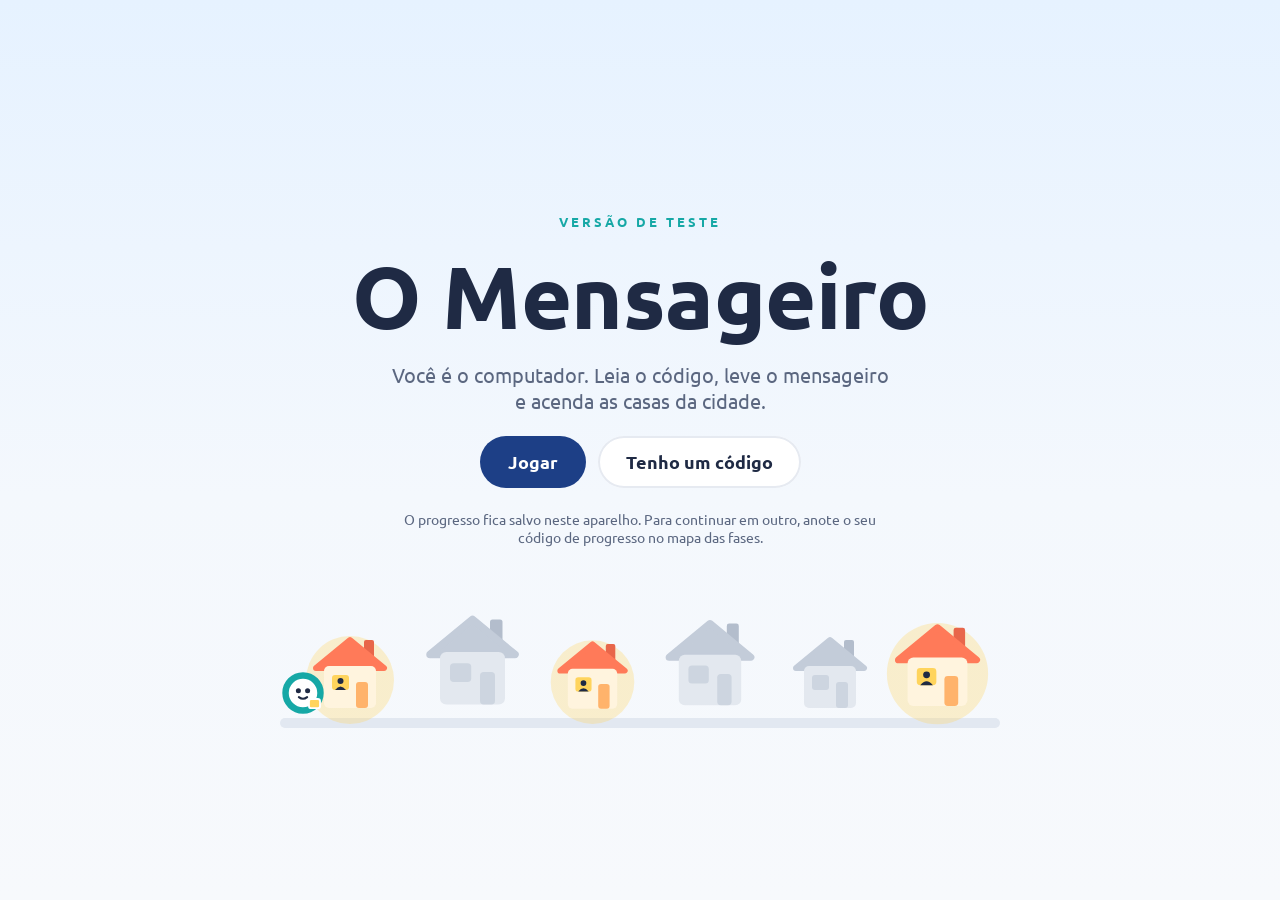
<file: versoes/v0.1/jogo/index.html>
<!DOCTYPE html>
<html lang="pt-BR">
<head>
<meta charset="utf-8">
<meta name="viewport" content="width=device-width, initial-scale=1">
<title>O Mensageiro: versão de teste</title>
<style>
@font-face{font-family:'Ubuntu';font-style:normal;font-weight:400;font-display:swap;src:url([data-uri]) format('woff2')}
@font-face{font-family:'Ubuntu';font-style:normal;font-weight:500;font-display:swap;src:url([data-uri]) format('woff2')}
@font-face{font-family:'Ubuntu';font-style:normal;font-weight:700;font-display:swap;src:url([data-uri]) format('woff2')}
@font-face{font-family:'Ubuntu Mono';font-style:normal;font-weight:400;font-display:swap;src:url([data-uri]) format('woff2')}
@font-face{font-family:'Ubuntu Mono';font-style:normal;font-weight:700;font-display:swap;src:url([data-uri]) format('woff2')}

:root{
  --bg:#F7F9FC; --white:#FFFFFF; --ink:#1F2A44; --ink2:#5B6780; --line:#E6EAF1;
  --street:#E9EDF3; --street2:#DFE5EE;
  --blue:#1D3F86; --blue-l:#E8F0FF; --teal:#16A8A6; --teal-l:#DDF5F4;
  --yellow:#FFD45C; --coral:#FF7A59; --kwc:#B4235A;
  --o:#FF9F43; --p:#8E6CEF; --g:#2BB673;
  --slate:#6B7A99;
  --mono:"Ubuntu Mono", ui-monospace, "SF Mono", Menlo, Consolas, monospace;
}
*{box-sizing:border-box}
html,body{margin:0;height:100%;background:var(--bg);color:var(--ink);font-family:Ubuntu,system-ui,-apple-system,"Segoe UI",Roboto,Arial,sans-serif;-webkit-tap-highlight-color:transparent}
button{font:inherit;color:inherit;cursor:pointer;border:none;background:none}
button:focus-visible,.cell:focus-visible,.num.ed:focus-visible{outline:3px solid var(--teal);outline-offset:3px}
h1,h2,h3{margin:0;font-weight:700;letter-spacing:-.5px}
.screen{display:none;min-height:100%}
.screen.on{display:flex;flex-direction:column}
.btn{display:inline-flex;align-items:center;justify-content:center;gap:8px;min-height:52px;padding:12px 28px;border-radius:999px;font-weight:700;font-size:18px;transition:transform .1s}
.btn:active{transform:scale(.97)}
.btn.primary{background:var(--blue);color:#fff}
.btn.ghost{background:var(--white);color:var(--ink);box-shadow:inset 0 0 0 2px var(--line)}
.btn.dark{background:var(--street);color:var(--ink)}
.btn:disabled{opacity:.35;cursor:default}

/* ---------- início ---------- */
#home{align-items:center;justify-content:center;padding:40px 20px 0;gap:22px;text-align:center;min-height:100vh;background:linear-gradient(180deg,#E6F2FF 0%,#F4F8FD 55%,var(--bg) 100%);overflow:hidden}
#home .eyebrow{font-size:13px;letter-spacing:3px;text-transform:uppercase;color:var(--teal);font-weight:700}
#home h1{font-size:clamp(46px,9vw,88px);line-height:1;color:var(--ink)}
#home p.sub{font-size:20px;max-width:500px;color:var(--ink2);margin:0}
#home .row{display:flex;gap:12px;flex-wrap:wrap;justify-content:center}
#home .note{font-size:14px;color:var(--ink2);max-width:480px;margin:0}
.skyline{width:min(720px,100%);height:150px;margin-top:10px;position:relative}
.skyline > svg{position:absolute;bottom:0;left:0;width:100%}
.skyline .rb svg{width:100%;height:100%;display:block}
.skyline .rb{position:absolute;bottom:12px;width:clamp(26px,6.4vw,46px);height:clamp(26px,6.4vw,46px);animation:walk 6s ease-in-out infinite}
@keyframes walk{0%,8%{left:6%}46%,58%{left:86%}96%,100%{left:6%}}

/* ---------- mapa da cidade ---------- */
#mapa{padding:20px clamp(12px,4vw,48px) 48px;gap:22px;max-width:1040px;margin:0 auto;width:100%}
.bar{display:flex;align-items:center;gap:12px;justify-content:space-between;flex-wrap:wrap}
.bar h2{font-size:26px}
.cont{display:flex;align-items:center;gap:14px;flex-wrap:wrap;background:var(--blue);color:#fff;border-radius:20px;padding:14px 18px}
.cont .ci{flex:1;min-width:180px}
.cont .ci small{display:block;font-size:12px;letter-spacing:2px;text-transform:uppercase;color:var(--yellow);font-weight:700}
.cont .ci b{font-size:19px;font-weight:700}
.cont .btn{background:var(--yellow);color:var(--ink)}
.citybar{display:flex;align-items:center;gap:12px;font-size:14px;color:var(--ink2)}
.citybar .track{flex:1;height:10px;border-radius:6px;background:var(--street);overflow:hidden}
.citybar .fill{height:100%;background:linear-gradient(90deg,var(--coral),var(--yellow));border-radius:6px;transition:width .6s}
.bairro{background:var(--white);border:1px solid var(--line);border-radius:22px;padding:14px 16px 6px;transition:background .6s}
.bairro.done{background:linear-gradient(180deg,#FFF6E3 0%,#FFFFFF 75%);border-color:#FBE3B4}
.bairro.locked{background:var(--bg)}
.bairro.locked .city{opacity:.45;filter:grayscale(.4)}
.b-head{display:flex;align-items:baseline;justify-content:space-between;gap:8px 14px;flex-wrap:wrap}
.b-head h3{font-size:21px}
.b-head h3 .n{color:var(--teal);margin-right:6px}
.b-head .cs{font-size:12px;font-weight:700;color:var(--teal);text-transform:uppercase;letter-spacing:2px;margin-left:10px}
.b-head .bp{font-size:14px;color:var(--ink2);font-weight:500}
.b-head .bp b{color:var(--ink)}
.city{position:relative;width:100%;margin-top:4px}
.tree{position:absolute;border-radius:50%;background:#CFEFE3;transform:translate(-50%,-50%);pointer-events:none}
.city svg.road{position:absolute;inset:0;width:100%;height:100%;overflow:visible}
.hnode{position:absolute;display:flex;flex-direction:column;align-items:center;gap:1px;width:128px;transform:translate(-50%,-38px);text-align:center;padding:0;border-radius:16px}
.hnode .hs{width:64px;height:64px;position:relative;transition:transform .15s}
.hnode:hover:not(:disabled) .hs{transform:translateY(-3px)}
.hnode .house{width:100%;height:100%;overflow:visible}
.hnode.lit .roof{fill:var(--coral);stroke:var(--coral)}
.hnode.lit .chim{fill:#E8664A}
.hnode.lit .body{fill:#FFF4DE}
.hnode.lit .win{fill:var(--yellow)}
.hnode.lit .door{fill:#FFB36B}
.hnode.lit .who{opacity:1}
.hnode.lit .glow{opacity:.35}
.hnode.justlit .house{animation:pop .6s ease-out .55s both}
.hnode.next .hs::before{content:"";position:absolute;left:50%;top:58%;width:84px;height:84px;margin:-42px 0 0 -42px;border-radius:50%;box-shadow:0 0 0 4px var(--blue);animation:ring 1.8s ease-in-out infinite}
@keyframes ring{50%{box-shadow:0 0 0 4px var(--blue),0 0 0 10px rgba(29,63,134,.12)}}
.hnode.lock{cursor:not-allowed}
.hnode.lock .hs{opacity:.55}
.hnode .lk{position:absolute;right:-2px;bottom:4px;width:22px;height:22px;border-radius:50%;background:var(--white);color:var(--slate);display:flex;align-items:center;justify-content:center;box-shadow:0 1px 3px rgba(31,42,68,.2)}
.hnode .lk svg{width:13px;height:13px}
.hnode .boss{position:absolute;left:-6px;top:2px;width:26px;height:26px;border-radius:50%;background:var(--kwc);color:#fff;display:flex;align-items:center;justify-content:center;box-shadow:0 0 0 3px var(--white)}
.hnode .boss svg{width:15px;height:15px}
.hnode .hid{font-size:12px;font-weight:700;color:var(--ink2);letter-spacing:.5px}
.hnode .ht{font-size:13px;font-weight:500;line-height:1.2;color:var(--ink);max-width:124px}
.hnode .hm{font-size:10.5px;font-weight:700;color:var(--teal);text-transform:uppercase;letter-spacing:1.2px}
.hnode .hm.boss-t{color:var(--kwc)}
.hnode .st{font-size:14px;color:#F5B700;letter-spacing:1px;min-height:17px;line-height:1.2}
.hnode .st .off{color:var(--street2)}
.city.vert .hnode{flex-direction:row;width:auto;transform:translate(-32px,-36px);text-align:left;gap:10px;align-items:center}
.city.vert .hnode .hs{flex:none}
.city.vert .hnode{gap:16px}
.city.vert .hnode.next .hs::before{width:76px;height:76px;margin:-38px 0 0 -38px}
.city.vert .hnode .tx{display:flex;flex-direction:column;align-items:flex-start;max-width:150px}
.hnode .tx{display:flex;flex-direction:column;align-items:center}
.mrob{position:absolute;width:40px;height:40px;pointer-events:none;z-index:3;transform:translate(-68px,-24px);transition:left .9s cubic-bezier(.45,.05,.35,1),top .9s cubic-bezier(.45,.05,.35,1)}
.city.vert .mrob{transform:translate(-20px,-84px)}
.mrob svg{width:100%;height:100%;display:block;filter:drop-shadow(0 4px 6px rgba(22,168,166,.35))}
.mrob.go{animation:hop .3s ease-in-out 3}
@keyframes hop{50%{margin-top:-6px}}
.b-lock{font-size:13px;color:var(--ink2);padding:2px 0 8px}

/* ---------- jogo ---------- */
#jogo{min-height:100vh;background:var(--white)}
.top{display:flex;align-items:center;gap:10px;padding:10px 16px;background:var(--white);border-bottom:1px solid var(--line)}
.top .ttl{flex:1;min-width:0}
.top .ttl b{display:block;font-weight:700;font-size:18px;white-space:nowrap;overflow:hidden;text-overflow:ellipsis}
.top .ttl span{display:block;font-size:13px;color:var(--ink2);white-space:nowrap;overflow:hidden;text-overflow:ellipsis}
.ico{min-width:44px;height:44px;border-radius:999px;display:inline-flex;align-items:center;justify-content:center;font-weight:700;padding:0 14px;font-size:15px;background:var(--bg);color:var(--ink)}
.chip{display:inline-block;padding:4px 12px;border-radius:999px;background:var(--teal-l);color:#0B7473;font-weight:700;font-size:12px;letter-spacing:1px;text-transform:uppercase}
.stage{flex:1;display:grid;gap:8px 40px;padding:20px 16px;grid-template-columns:1fr;align-content:start;max-width:1280px;margin:0 auto;width:100%}
@media (min-width:900px){
  .stage{grid-template-columns:minmax(300px,440px) 1fr;padding:40px 48px;align-content:center}
  .stage.withMesa{grid-template-columns:minmax(300px,440px) 1fr 230px}
}
.panel{padding:4px 0}
.plabel{font-size:12px;font-weight:700;letter-spacing:2px;text-transform:uppercase;color:#9AA5B8;margin:0 0 10px 12px}
#code{font-family:var(--mono);font-size:clamp(19px,2.2vw,24px);line-height:1.6;font-weight:700;color:var(--blue)}
.line{display:flex;border-radius:10px;padding:0 12px;transition:background .12s;position:relative}
.line .ln{color:#B7C0CF;width:30px;flex:none;user-select:none;font-weight:500}
.line .lc{white-space:pre}
.line.on{background:var(--blue-l)}
.line.on::before{content:"";position:absolute;left:0;top:6px;bottom:6px;width:4px;border-radius:4px;background:var(--blue)}
.line.err{background:#FFE9E4;animation:shake .32s}
.line.err::before{content:"";position:absolute;left:0;top:6px;bottom:6px;width:4px;border-radius:4px;background:var(--coral)}
.line.sus{box-shadow:inset 0 0 0 2px var(--o)}
@keyframes shake{0%,100%{transform:translateX(0)}25%{transform:translateX(-6px)}75%{transform:translateX(6px)}}
.kw{color:var(--kwc);font-weight:700}
.fn{color:var(--blue)}
.var{color:#0B7473;font-weight:700}
.num{color:#C2410C;font-weight:700}
.num.ed{display:inline-block;min-width:1.5em;text-align:center;border-radius:8px;cursor:pointer;background:#FFF1E2;box-shadow:inset 0 0 0 2px #FFB979}
.sym{font-size:1.05em}
.s-o{color:var(--o)} .s-p{color:var(--p)} .s-g{color:var(--g)}

#boardP{display:flex;flex-direction:column;align-items:center;justify-content:center;gap:14px;min-height:240px}
#board{position:relative;touch-action:none}
.cell{position:absolute;display:flex;align-items:center;justify-content:center}
.cell .dot{width:78%;height:78%;border-radius:50%;background:var(--street)}
.cell.t .dot{background:#FFE2CC}
.cell.o .dot{background:var(--o)}
.cell.p .dot{background:var(--p);border-radius:0;clip-path:polygon(50% 6%,96% 90%,4% 90%)}
.cell.g .dot{background:var(--g);border-radius:18%;width:70%;height:70%}
.cell.H .dot{background:var(--street)}
.cell .house{position:absolute;width:96%;height:96%;left:2%;top:-4%;overflow:visible;transition:transform .25s}
.house .roof{fill:#C3CCD9;stroke:#C3CCD9;stroke-width:6;stroke-linejoin:round}
.house .chim{fill:#B3BDCC}
.house .body{fill:#E3E8EF}
.house .win{fill:#CDD5E0;transition:fill .3s}
.house .door{fill:#CDD5E0}
.house .who{fill:var(--ink);opacity:0;transition:opacity .3s .25s}
.house .glow{fill:#FFD45C;opacity:0;transition:opacity .4s}
.cell.H.lit .roof{fill:var(--coral);stroke:var(--coral)}
.cell.H.lit .chim{fill:#E8664A}
.cell.H.lit .body{fill:#FFF4DE}
.cell.H.lit .win{fill:var(--yellow)}
.cell.H.lit .door{fill:#FFB36B}
.cell.H.lit .who{opacity:1}
.cell.H.lit .glow{opacity:.35}
.cell.H.lit .house{animation:pop .45s ease-out}
@keyframes pop{40%{transform:scale(1.14) translateY(-4%)}100%{transform:scale(1)}}
.cell.pick .dot{box-shadow:0 0 0 4px var(--white),0 0 0 8px var(--blue)}
.cell.target .house{animation:nudge 1s ease-in-out 3}
@keyframes nudge{50%{transform:translateY(-8%)}}
.robot,.phantom{position:absolute;pointer-events:none;transition:left .16s ease-out,top .16s ease-out,transform .16s ease-out}
.robot.athouse{transform:translate(24%,30%) scale(.72)}
.robot svg{width:100%;height:100%;display:block;filter:drop-shadow(0 4px 6px rgba(22,168,166,.35))}
.phantom{border-radius:50%;border:3px dashed var(--teal);opacity:0;transition:opacity .2s}
.phantom.show{opacity:.85}
.robot.jump,.phantom.jump{transition:none}

#mesaP{align-self:center}
#mesaP .mbox{border:1px solid var(--line);border-radius:16px;padding:10px 12px;background:var(--white)}
#mesaP table{width:100%;border-collapse:collapse;font-family:var(--mono);font-size:18px}
#mesaP th,#mesaP td{padding:5px 6px;text-align:center}
#mesaP th{font-size:11px;color:#9AA5B8;letter-spacing:1px;font-family:Ubuntu,sans-serif;font-weight:700;text-transform:uppercase}
#mesaP td{color:var(--ink2)}
#mesaP tr:last-child td{color:var(--blue);font-weight:700;background:var(--blue-l)}
#out{margin-top:10px;background:var(--bg);color:var(--ink);font-family:var(--mono);border-radius:12px;padding:8px 12px;font-size:16px;display:none}

.banner{font-size:17px;text-align:center;max-width:520px;color:var(--ink2);min-height:24px;font-weight:500}
.pv{display:flex;align-items:center;gap:10px;font-family:var(--mono);font-size:20px;font-weight:700;color:#0B7473}
.spin{width:42px;height:42px;border-radius:50%;background:var(--street);color:var(--ink);font-size:22px;font-weight:700}
.pvv{min-width:32px;text-align:center;color:var(--ink)}

.controls{position:sticky;bottom:0;display:flex;align-items:center;justify-content:center;gap:22px;padding:14px 14px calc(14px + env(safe-area-inset-bottom));background:rgba(255,255,255,.94);backdrop-filter:blur(6px);border-top:1px solid var(--line)}
.dpad{display:grid;grid-template-columns:repeat(3,56px);grid-template-rows:repeat(2,50px);gap:6px}
.dpad button{background:var(--slate);color:#fff;border-radius:12px;font-size:24px;font-weight:700;box-shadow:0 3px 0 #4F5C78;transition:transform .06s,box-shadow .06s}
.dpad button:active{transform:translateY(3px);box-shadow:none}
.dpad .u{grid-column:2;grid-row:1}.dpad .l{grid-column:1;grid-row:2}.dpad .d{grid-column:2;grid-row:2}.dpad .r{grid-column:3;grid-row:2}
.dpad button.hint{animation:pulse .9s ease-in-out infinite}
@keyframes pulse{50%{transform:scale(.9)}}
#entBtn{height:106px;width:118px;border-radius:24px;background:var(--yellow);color:var(--ink);font-weight:700;font-size:17px;box-shadow:0 4px 0 #E2B12F;display:flex;flex-direction:column;align-items:center;justify-content:center;gap:4px}
#entBtn svg{width:34px;height:34px}
#entBtn:active{transform:translateY(4px);box-shadow:none}
#entBtn.pulse{animation:pulse .5s 2}
#actBtn{display:none}

.toast{position:fixed;left:50%;bottom:150px;transform:translateX(-50%);background:var(--ink);color:#fff;padding:12px 20px;border-radius:999px;font-size:16px;font-weight:700;max-width:min(92vw,520px);text-align:center;opacity:0;transition:opacity .2s;pointer-events:none;z-index:30}
.toast.show{opacity:1}

.ov{position:fixed;inset:0;background:rgba(31,42,68,.35);backdrop-filter:blur(3px);display:none;align-items:center;justify-content:center;padding:20px;z-index:40}
.ov.on{display:flex}
.card{background:var(--white);border-radius:28px;padding:30px;max-width:460px;width:100%;display:flex;flex-direction:column;gap:14px;text-align:center;box-shadow:0 24px 60px rgba(31,42,68,.18)}
.card h2{font-size:28px}
.card p{margin:0;font-size:17px;color:var(--ink2)}
.card .stars{font-size:48px;letter-spacing:6px;color:#F5B700}
.card .stars .off{color:var(--street)}
.card .acts{display:flex;gap:10px;justify-content:center;flex-wrap:wrap}
.scene{height:130px;border-radius:20px;background:linear-gradient(180deg,#E6F2FF,#F4F8FD);position:relative;overflow:hidden}
.scene svg{position:absolute;left:0;bottom:0;width:100%;height:100%}
.code-box{font-family:var(--mono);font-size:22px;letter-spacing:2px;background:var(--bg);border-radius:14px;padding:14px;word-break:break-all;user-select:all;font-weight:700;color:var(--blue)}
input.inp{font:inherit;font-size:18px;padding:12px 14px;border-radius:14px;border:2px solid var(--line);width:100%;text-transform:uppercase;font-family:var(--mono)}
.pop{position:fixed;z-index:50;background:var(--white);border-radius:18px;padding:8px;display:none;flex-direction:column;gap:6px;align-items:center;box-shadow:0 10px 30px rgba(31,42,68,.2)}
.pop.on{display:flex}
.pop button{width:52px;height:44px;border-radius:12px;background:var(--street);color:var(--ink);font-size:20px;font-weight:700}
.pop .pval{color:#C2410C;font-family:var(--mono);font-size:26px;font-weight:700}
.sr{position:absolute;width:1px;height:1px;overflow:hidden;clip:rect(0 0 0 0)}
@media (max-width:899px){
  #code{font-size:16px;line-height:1.6}
  .stage{padding:14px 12px}
  #boardP{min-height:0}
  .banner{font-size:15px}
  .dpad{grid-template-columns:repeat(3,52px);grid-template-rows:repeat(2,46px)}
  #entBtn{height:98px;width:104px}
  .controls{gap:16px;padding-top:10px}
  .top .chip{display:none}
}
@media (prefers-reduced-motion: reduce){*{animation:none!important;transition:none!important}}
</style>
</head>
<body>

<!-- INÍCIO -->
<section id="home" class="screen on">
  <div class="eyebrow">Versão de teste</div>
  
  <h1>O Mensageiro</h1>
  <p class="sub">Você é o computador. Leia o código, leve o mensageiro e acenda as casas da cidade.</p>
  <div class="row">
    <button class="btn primary" id="playBtn">Jogar</button>
    <button class="btn ghost" id="codeBtn">Tenho um código</button>
  </div>
  <p class="note">O progresso fica salvo neste aparelho. Para continuar em outro, anote o seu código de progresso no mapa das fases.</p>
  <div class="skyline"><svg viewBox="0 0 720 150" width="100%" height="150" preserveAspectRatio="xMidYMax meet" aria-hidden="true"><rect x="0" y="140" width="720" height="10" rx="5" fill="#E2E8F1"/><g transform="translate(20 44.0) scale(1.0)"><circle cx="50" cy="58" r="44" fill="#FFD45C" opacity=".3"/><rect x="64" y="18" width="10" height="18" rx="2" fill="#E8664A"/><path d="M16 46 L50 18 L84 46 Z" fill="#FF7A59" stroke="#FF7A59" stroke-width="6" stroke-linejoin="round"/><rect x="24" y="44" width="52" height="42" rx="5" fill="#FFF4DE"/><rect x="32" y="53" width="17" height="15" rx="3" fill="#FFD45C"/><circle cx="40.5" cy="59" r="3" fill="#1F2A44"/><path d="M35 68 q5.5 -7 11 0 z" fill="#1F2A44"/><rect x="56" y="60" width="12" height="26" rx="3" fill="#FFB36B"/></g><g transform="translate(130 19.0) scale(1.25)"><rect x="64" y="18" width="10" height="18" rx="2" fill="#B3BDCC"/><path d="M16 46 L50 18 L84 46 Z" fill="#C3CCD9" stroke="#C3CCD9" stroke-width="6" stroke-linejoin="round"/><rect x="24" y="44" width="52" height="42" rx="5" fill="#E3E8EF"/><rect x="32" y="53" width="17" height="15" rx="3" fill="#CDD5E0"/><rect x="56" y="60" width="12" height="26" rx="3" fill="#CDD5E0"/></g><g transform="translate(265 49.0) scale(0.95)"><circle cx="50" cy="58" r="44" fill="#FFD45C" opacity=".3"/><rect x="64" y="18" width="10" height="18" rx="2" fill="#E8664A"/><path d="M16 46 L50 18 L84 46 Z" fill="#FF7A59" stroke="#FF7A59" stroke-width="6" stroke-linejoin="round"/><rect x="24" y="44" width="52" height="42" rx="5" fill="#FFF4DE"/><rect x="32" y="53" width="17" height="15" rx="3" fill="#FFD45C"/><circle cx="40.5" cy="59" r="3" fill="#1F2A44"/><path d="M35 68 q5.5 -7 11 0 z" fill="#1F2A44"/><rect x="56" y="60" width="12" height="26" rx="3" fill="#FFB36B"/></g><g transform="translate(370 24.0) scale(1.2)"><rect x="64" y="18" width="10" height="18" rx="2" fill="#B3BDCC"/><path d="M16 46 L50 18 L84 46 Z" fill="#C3CCD9" stroke="#C3CCD9" stroke-width="6" stroke-linejoin="round"/><rect x="24" y="44" width="52" height="42" rx="5" fill="#E3E8EF"/><rect x="32" y="53" width="17" height="15" rx="3" fill="#CDD5E0"/><rect x="56" y="60" width="12" height="26" rx="3" fill="#CDD5E0"/></g><g transform="translate(500 44.0) scale(1.0)"><rect x="64" y="18" width="10" height="18" rx="2" fill="#B3BDCC"/><path d="M16 46 L50 18 L84 46 Z" fill="#C3CCD9" stroke="#C3CCD9" stroke-width="6" stroke-linejoin="round"/><rect x="24" y="44" width="52" height="42" rx="5" fill="#E3E8EF"/><rect x="32" y="53" width="17" height="15" rx="3" fill="#CDD5E0"/><rect x="56" y="60" width="12" height="26" rx="3" fill="#CDD5E0"/></g><g transform="translate(600 29.000000000000014) scale(1.15)"><circle cx="50" cy="58" r="44" fill="#FFD45C" opacity=".3"/><rect x="64" y="18" width="10" height="18" rx="2" fill="#E8664A"/><path d="M16 46 L50 18 L84 46 Z" fill="#FF7A59" stroke="#FF7A59" stroke-width="6" stroke-linejoin="round"/><rect x="24" y="44" width="52" height="42" rx="5" fill="#FFF4DE"/><rect x="32" y="53" width="17" height="15" rx="3" fill="#FFD45C"/><circle cx="40.5" cy="59" r="3" fill="#1F2A44"/><path d="M35 68 q5.5 -7 11 0 z" fill="#1F2A44"/><rect x="56" y="60" width="12" height="26" rx="3" fill="#FFB36B"/></g></svg><div class="rb"><svg viewBox="0 0 100 100" aria-hidden="true"><circle cx="50" cy="50" r="38" fill="#fff" stroke="#16A8A6" stroke-width="14"/><circle cx="40" cy="45" r="5.5" fill="#1F2A44"/><circle cx="60" cy="45" r="5.5" fill="#1F2A44"/><path d="M41 59 q9 7 18 0" stroke="#1F2A44" stroke-width="4.5" fill="none" stroke-linecap="round"/><rect x="63" y="63" width="24" height="20" rx="5" fill="#FFD45C" stroke="#fff" stroke-width="4"/></svg></div></div>
</section>

<!-- MAPA -->
<section id="mapa" class="screen">
  <div class="bar">
    <button class="btn dark" id="homeBtn" aria-label="Voltar ao início">← Início</button>
    <h2>A cidade</h2>
    <button class="btn ghost" id="myCodeBtn">Meu código</button>
  </div>
  <div class="cont" id="contBox"><div class="ci"><small id="contK">Continuar</small><b id="contT"></b></div><button class="btn" id="contBtn">Continuar</button></div>
  <div class="citybar"><span id="cityTxt"></span><div class="track"><div class="fill" id="cityFill"></div></div></div>
  <div id="chaps" style="display:flex;flex-direction:column;gap:18px"></div>
</section>

<!-- JOGO -->
<section id="jogo" class="screen">
  <div class="top">
    <button class="ico" id="backBtn" aria-label="Voltar ao mapa">←</button>
    <div class="ttl"><b id="mTitle"></b><span id="mSub"></span></div>
    <span class="chip" id="mMode"></span>
    <button class="ico" id="hintBtn" aria-label="Usar uma dica">Dica 3</button>
    <button class="ico" id="sndBtn" aria-label="Som">Som</button>
  </div>
  <div class="stage" id="stage">
    <div class="panel" id="codeP"><div class="plabel">Código</div><div id="code" role="list"></div></div>
    <div class="panel" id="boardP">
      <div class="banner" id="banner" aria-live="polite"></div>
      <div id="board" aria-label="Mapa da cidade"></div>
      <div class="pv" id="pv" style="display:none"><span id="pvName"></span> =
        <button class="spin" id="pvMinus" aria-label="Diminuir">−</button><span class="pvv" id="pvVal">0</span><button class="spin" id="pvPlus" aria-label="Aumentar">+</button></div>
    </div>
    <div class="panel" id="mesaP" style="display:none"><div class="plabel">Teste de mesa</div><div class="mbox"><table><thead id="mesaH"></thead><tbody id="mesaB"></tbody></table></div><div id="out"></div></div>
  </div>
  <div class="controls" id="controls">
    <div class="dpad" id="dpad">
      <button class="u" data-k="U" aria-label="Cima">↑</button>
      <button class="l" data-k="L" aria-label="Esquerda">←</button>
      <button class="d" data-k="D" aria-label="Baixo">↓</button>
      <button class="r" data-k="R" aria-label="Direita">→</button>
    </div>
    <button id="entBtn" data-k="E"><svg viewBox="0 0 40 40" aria-hidden="true"><rect x="5" y="11" width="30" height="24" rx="4" fill="#1F2A44"/><rect x="5" y="11" width="30" height="8" rx="3" fill="#33446A"/><rect x="18" y="11" width="4" height="24" fill="#FFF4DE"/><path d="M20 11 c-6 -7 -11 -2 -6 0 M20 11 c6 -7 11 -2 6 0" stroke="#1F2A44" stroke-width="2.5" fill="none" stroke-linecap="round"/></svg>Entregar</button>
    <button class="btn primary" id="actBtn">Executar</button>
  </div>
</section>

<div class="toast" id="toast" role="status"></div>

<div class="ov" id="introOv"><div class="card">
  <div class="scene" aria-hidden="true"><svg viewBox="0 0 720 150" width="100%" height="130" preserveAspectRatio="xMidYMax meet" aria-hidden="true"><rect x="0" y="140" width="720" height="10" rx="5" fill="#E2E8F1"/><g transform="translate(20 44.0) scale(1.0)"><circle cx="50" cy="58" r="44" fill="#FFD45C" opacity=".3"/><rect x="64" y="18" width="10" height="18" rx="2" fill="#E8664A"/><path d="M16 46 L50 18 L84 46 Z" fill="#FF7A59" stroke="#FF7A59" stroke-width="6" stroke-linejoin="round"/><rect x="24" y="44" width="52" height="42" rx="5" fill="#FFF4DE"/><rect x="32" y="53" width="17" height="15" rx="3" fill="#FFD45C"/><circle cx="40.5" cy="59" r="3" fill="#1F2A44"/><path d="M35 68 q5.5 -7 11 0 z" fill="#1F2A44"/><rect x="56" y="60" width="12" height="26" rx="3" fill="#FFB36B"/></g><g transform="translate(130 19.0) scale(1.25)"><rect x="64" y="18" width="10" height="18" rx="2" fill="#B3BDCC"/><path d="M16 46 L50 18 L84 46 Z" fill="#C3CCD9" stroke="#C3CCD9" stroke-width="6" stroke-linejoin="round"/><rect x="24" y="44" width="52" height="42" rx="5" fill="#E3E8EF"/><rect x="32" y="53" width="17" height="15" rx="3" fill="#CDD5E0"/><rect x="56" y="60" width="12" height="26" rx="3" fill="#CDD5E0"/></g><g transform="translate(265 49.0) scale(0.95)"><circle cx="50" cy="58" r="44" fill="#FFD45C" opacity=".3"/><rect x="64" y="18" width="10" height="18" rx="2" fill="#E8664A"/><path d="M16 46 L50 18 L84 46 Z" fill="#FF7A59" stroke="#FF7A59" stroke-width="6" stroke-linejoin="round"/><rect x="24" y="44" width="52" height="42" rx="5" fill="#FFF4DE"/><rect x="32" y="53" width="17" height="15" rx="3" fill="#FFD45C"/><circle cx="40.5" cy="59" r="3" fill="#1F2A44"/><path d="M35 68 q5.5 -7 11 0 z" fill="#1F2A44"/><rect x="56" y="60" width="12" height="26" rx="3" fill="#FFB36B"/></g><g transform="translate(370 24.0) scale(1.2)"><rect x="64" y="18" width="10" height="18" rx="2" fill="#B3BDCC"/><path d="M16 46 L50 18 L84 46 Z" fill="#C3CCD9" stroke="#C3CCD9" stroke-width="6" stroke-linejoin="round"/><rect x="24" y="44" width="52" height="42" rx="5" fill="#E3E8EF"/><rect x="32" y="53" width="17" height="15" rx="3" fill="#CDD5E0"/><rect x="56" y="60" width="12" height="26" rx="3" fill="#CDD5E0"/></g><g transform="translate(500 44.0) scale(1.0)"><rect x="64" y="18" width="10" height="18" rx="2" fill="#B3BDCC"/><path d="M16 46 L50 18 L84 46 Z" fill="#C3CCD9" stroke="#C3CCD9" stroke-width="6" stroke-linejoin="round"/><rect x="24" y="44" width="52" height="42" rx="5" fill="#E3E8EF"/><rect x="32" y="53" width="17" height="15" rx="3" fill="#CDD5E0"/><rect x="56" y="60" width="12" height="26" rx="3" fill="#CDD5E0"/></g><g transform="translate(600 29.000000000000014) scale(1.15)"><circle cx="50" cy="58" r="44" fill="#FFD45C" opacity=".3"/><rect x="64" y="18" width="10" height="18" rx="2" fill="#E8664A"/><path d="M16 46 L50 18 L84 46 Z" fill="#FF7A59" stroke="#FF7A59" stroke-width="6" stroke-linejoin="round"/><rect x="24" y="44" width="52" height="42" rx="5" fill="#FFF4DE"/><rect x="32" y="53" width="17" height="15" rx="3" fill="#FFD45C"/><circle cx="40.5" cy="59" r="3" fill="#1F2A44"/><path d="M35 68 q5.5 -7 11 0 z" fill="#1F2A44"/><rect x="56" y="60" width="12" height="26" rx="3" fill="#FFB36B"/></g></svg></div>
  <div class="chip" id="introNum" style="align-self:center"></div>
  <h2 id="introT"></h2><p id="introF"></p>
  <div class="acts"><button class="btn primary" id="introGo">Começar</button></div>
</div></div>

<div class="ov" id="endOv"><div class="card">
  <div class="stars" id="endStars"></div>
  <h2 id="endT"></h2><p id="endP"></p>
  <div class="acts"><button class="btn dark" id="endMap">Mapa</button><button class="btn ghost" id="endAgain">Jogar de novo</button><button class="btn primary" id="endNext">Próxima</button></div>
</div></div>

<div class="ov" id="codeOv"><div class="card">
  <h2>Código de progresso</h2>
  <p id="codeTxt">Anote este código para continuar em outro aparelho.</p>
  <div class="code-box" id="codeShow"></div>
  <div id="codeIn" style="display:none;flex-direction:column;gap:10px"><input class="inp" id="codeInput" placeholder="M1-…" autocomplete="off"><div id="codeErr" style="color:var(--rust);font-size:16px"></div></div>
  <div class="acts"><button class="btn ghost" id="codeClose">Fechar</button><button class="btn primary" id="codeAct">Copiar</button></div>
</div></div>

<div class="pop" id="pop"><button id="popUp" aria-label="Aumentar">▲</button><div class="pval" id="popVal">0</div><button id="popDown" aria-label="Diminuir">▼</button></div>

<script>
// ===== Motor do Mensageiro: AST, interpretador e tradutor para pseudocódigo =====
const DIRS = { R: [1, 0], L: [-1, 0], U: [0, -1], D: [0, 1] };
const MOVE_WORD = { R: 'direita()', L: 'esquerda()', U: 'cima()', D: 'baixo()' };
const MOVE_NOME = { R: 'para a direita', L: 'para a esquerda', U: 'para cima', D: 'para baixo' };
const SETA = { R: '→', L: '←', U: '↑', D: '↓', E: 'Entregar' };
const SYM = {
  o: { nome: 'laranja', ch: '●' },
  p: { nome: 'roxo', ch: '▲' },
  g: { nome: 'verde', ch: '■' }
};

// ---------- construtores curtos para escrever missões ----------
const N = v => ({ k: 'num', v });
const V = n => ({ k: 'var', n });
const B = (op, a, b) => ({ k: 'bin', op, a, b });
const S = (s, neg) => ({ k: 'sym', s, neg: !!neg });
const mv = d => ({ k: 'move', d });
const R_ = mv('R'), L_ = mv('L'), U_ = mv('U'), D_ = mv('D');
const ENT = { k: 'deliver' };
const rep = (n, body, v) => ({ k: 'repeat', n: typeof n === 'number' ? N(n) : n, v, body });
const se = (c, then, els) => ({ k: 'if', c, then, els });
const enq = (c, body) => ({ k: 'while', c, body });
const set = (n, e) => ({ k: 'set', n, e: typeof e === 'number' ? N(e) : e });
const esc = e => ({ k: 'print', e });

function clone(o) { return JSON.parse(JSON.stringify(o)); }

// ---------- leitura do mapa ----------
function parseMap(rows) {
  const h = rows.length, w = rows[0].length;
  const cell = (x, y) => rows[((y % h) + h) % h][((x % w) + w) % w];
  const houses = [];
  rows.forEach((r, y) => [...r].forEach((c, x) => { if (c === 'H') houses.push(x + ',' + y); }));
  return { rows, w, h, cell, houses };
}

// ---------- tradutor AST -> linhas de pseudocódigo ----------
function exprHTML(e, opts) {
  opts = opts || {};
  if (e.k === 'num') {
    if (opts.editable) return '<span class="num ed" data-nid="' + e.id + '">' + e.v + '</span>';
    return '<span class="num">' + e.v + '</span>';
  }
  if (e.k === 'var') return '<span class="var">' + e.n + '</span>';
  if (e.k === 'bin') return exprHTML(e.a, opts) + ' ' + e.op + ' ' + exprHTML(e.b, opts);
  if (e.k === 'sym') return (e.neg ? '<span class="kw">não</span> ' : '') + '<span class="sym s-' + e.s + '" title="casa ' + SYM[e.s].nome + '">' + SYM[e.s].ch + '</span>';
  if (e.k === 'str') return '<span class="str">"' + e.v + '"</span>';
  return '';
}
function exprText(e) {
  if (e.k === 'num') return String(e.v);
  if (e.k === 'var') return e.n;
  if (e.k === 'bin') return exprText(e.a) + ' ' + e.op + ' ' + exprText(e.b);
  if (e.k === 'sym') return (e.neg ? 'não ' : '') + SYM[e.s].ch + ' ' + SYM[e.s].nome;
  return '';
}

// Numera os nós, gera as linhas e devolve o mapa nó -> linha
function layout(ast, opts) {
  opts = opts || {};
  let nid = 0;
  const lines = [], lineOf = {};
  const tag = e => { if (!e || typeof e !== 'object') return; e.id = 'e' + (nid++); if (e.a) tag(e.a); if (e.b) tag(e.b); };
  const kw = w => '<span class="kw">' + w + '</span>';
  function block(list, ind) {
    list.forEach(st => {
      st.id = 'n' + (nid++);
      const L = lines.length;
      lineOf[st.id] = L;
      let html = '';
      if (st.k === 'move') html = '<span class="fn">' + MOVE_WORD[st.d] + '</span>';
      else if (st.k === 'deliver') html = '<span class="fn">entregar()</span>';
      else if (st.k === 'set') { tag(st.e); html = '<span class="var">' + st.n + '</span> ← ' + exprHTML(st.e, opts); }
      else if (st.k === 'print') { tag(st.e); html = '<span class="fn">escrever</span>(' + exprHTML(st.e, opts) + ')'; }
      else if (st.k === 'repeat') {
        tag(st.n);
        html = st.v ? kw('para') + ' <span class="var">' + st.v + '</span> ' + kw('de') + ' 1 ' + kw('até') + ' ' + exprHTML(st.n, opts) + ' {'
                    : kw('repetir') + ' (' + exprHTML(st.n, opts) + ') {';
      }
      else if (st.k === 'if') { tag(st.c); html = kw('se') + ' ' + exprHTML(st.c, opts) + ' {'; }
      else if (st.k === 'while') { tag(st.c); html = kw('enquanto') + ' ' + exprHTML(st.c, opts) + ' {'; }
      lines.push({ html, ind, nid: st.id });
      if (st.k === 'repeat' || st.k === 'while') { block(st.body, ind + 1); lines.push({ html: '}', ind }); }
      if (st.k === 'if') {
        block(st.then, ind + 1);
        if (st.els) { lines.push({ html: '} ' + kw('senão') + ' {', ind }); block(st.els, ind + 1); }
        lines.push({ html: '}', ind });
      }
    });
  }
  block(ast, 0);
  return { lines, lineOf };
}

// ---------- interpretador: gera o rastro completo ----------
// Cada passo: {nid, kind:'in'|'auto', key?, x, y, vars, lit, ctx, note?}
function simulate(mission, ast) {
  const M = parseMap(mission.map);
  let x = mission.start[0], y = mission.start[1];
  const vars = {}, lit = {}, steps = [], out = [];
  let fail = null, guard = 0;
  const LIMIT = 600;
  const snap = (nid, kind, extra) => {
    steps.push(Object.assign({ nid, kind, x, y, vars: Object.assign({}, vars), lit: Object.assign({}, lit), out: out.slice() }, extra));
    if (++guard > LIMIT) throw new Error('LIMITE');
  };
  const ev = e => {
    if (e.k === 'num') return e.v;
    if (e.k === 'var') return vars[e.n];
    if (e.k === 'str') return e.v;
    if (e.k === 'sym') { const r = M.cell(x, y) === e.s; return e.neg ? !r : r; }
    const a = ev(e.a), b = ev(e.b);
    switch (e.op) {
      case '+': return a + b; case '-': return a - b; case '*': return a * b;
      case '>': return a > b; case '<': return a < b; case '≥': return a >= b; case '≤': return a <= b;
      case '=': return a === b; case '≠': return a !== b;
    }
  };
  function run(list, ctx) {
    for (const st of list) {
      if (st.k === 'move') {
        const d = DIRS[st.d];
        x = ((x + d[0]) % M.w + M.w) % M.w; y = ((y + d[1]) % M.h + M.h) % M.h;
        snap(st.id, 'in', { key: st.d, ctx });
      } else if (st.k === 'deliver') {
        const k = x + ',' + y;
        if (M.cell(x, y) === 'H') lit[k] = true; else if (!fail) fail = 'nobody';
        snap(st.id, 'in', { key: 'E', ctx, ok: M.cell(x, y) === 'H' });
      } else if (st.k === 'set') {
        vars[st.n] = ev(st.e); snap(st.id, 'auto', { ctx });
      } else if (st.k === 'print') {
        out.push(String(ev(st.e))); snap(st.id, 'auto', { ctx });
      } else if (st.k === 'repeat') {
        const n = ev(st.n);
        for (let i = 1; i <= n; i++) {
          if (st.v) { vars[st.v] = i; snap(st.id, 'auto', { ctx: 'repeat' }); }
          run(st.body, 'repeat');
        }
      } else if (st.k === 'if') {
        const c = ev(st.c); snap(st.id, 'auto', { ctx: 'if', cond: c });
        if (c) run(st.then, 'if'); else if (st.els) run(st.els, 'if');
      } else if (st.k === 'while') {
        while (true) {
          const c = ev(st.c); snap(st.id, 'auto', { ctx: 'while', cond: c });
          if (!c) break;
          run(st.body, 'while');
        }
      }
    }
  }
  let overflow = false;
  try { run(ast, 'seq'); } catch (e) { overflow = true; }
  const allLit = M.houses.every(k => lit[k]);
  return { steps, final: { x, y, vars: Object.assign({}, vars), lit, out }, fail, overflow, allLit, houses: M.houses };
}

// espelha uma missão na horizontal (para rejogar sem decorar)
function mirrorMission(m) {
  const c = clone(m);
  c.map = m.map.map(r => [...r].reverse().join(''));
  c.start = [m.map[0].length - 1 - m.start[0], m.start[1]];
  if (c.predict) c.predict = c.predict.slice();
  const sw = list => list.forEach(st => {
    if (st.k === 'move') st.d = st.d === 'R' ? 'L' : st.d === 'L' ? 'R' : st.d;
    ['body', 'then', 'els'].forEach(k => st[k] && sw(st[k]));
  });
  sw(c.code);
  return c;
}

// ---------- missões ----------
const CHAPTERS = [
  { id: 1, titulo: 'Primeiro dia', frase: 'Primeiro dia de entregas. A padaria abriu cedo e o bairro espera.', conceito: 'Sequência' },
  { id: 2, titulo: 'Ruas que se repetem', frase: 'As ruas do bairro se repetem. Quem enxerga o padrão chega antes.', conceito: 'Repetição' },
  { id: 3, titulo: 'A mochila', frase: 'A mochila leva pães contados. Cada entrega muda o que sobra.', conceito: 'Variáveis' },
  { id: 4, titulo: 'Decisões no caminho', frase: 'As calçadas coloridas avisam: aqui, o caminho pode mudar.', conceito: 'Condições' }
];

const MISSIONS = [
  // Capítulo 1: sequência
  { id: '1-1', cap: 1, modo: 'rastrear', titulo: 'Pão para Ana', tutorial: true,
    map: ['....H'], start: [0, 0], code: [R_, R_, R_, R_, ENT] },
  { id: '1-2', cap: 1, modo: 'rastrear', titulo: 'Leite para Seu João',
    map: ['..H', '...', '...'], start: [0, 2], code: [U_, U_, R_, R_, ENT] },
  { id: '1-3', cap: 1, modo: 'rastrear', titulo: 'O desenho engana',
    map: ['.tttt', '.t..t', '....H'], start: [0, 2], code: [R_, R_, R_, R_, ENT] },
  { id: '1-4', cap: 1, modo: 'prever', titulo: 'Onde ele para?',
    map: ['....', '....', '....'], start: [0, 0], code: [R_, D_, R_, U_, R_, D_, D_] },

  // Capítulo 2: repetição
  { id: '2-1', cap: 2, modo: 'rastrear', titulo: 'A rua comprida',
    map: ['.....H'], start: [0, 0], code: [rep(5, [R_]), ENT] },
  { id: '2-2', cap: 2, modo: 'rastrear', titulo: 'Escada de quarteirões',
    map: ['....', '....', '....', '...H'], start: [0, 0], code: [rep(3, [R_, D_]), ENT] },
  { id: '2-3', cap: 2, modo: 'rastrear', titulo: 'A rua dá a volta',
    map: ['H...'], start: [1, 0], code: [rep(7, [R_]), ENT] },
  { id: '2-4', cap: 2, modo: 'depurar', titulo: 'Remédio para Dona Rosa', alvo: 'a casa de Dona Rosa',
    map: ['....H'], start: [0, 0], code: [rep(3, [R_]), ENT] },
  { id: '2-5', cap: 2, modo: 'prever', titulo: 'Volta e sobe',
    map: ['.....', '.....', '.....'], start: [0, 2], code: [rep(2, [rep(2, [R_]), U_])] },

  // Capítulo 3: variáveis
  { id: '3-1', cap: 3, modo: 'rastrear', titulo: 'Dois pães, duas casas',
    map: ['.HH.'], start: [0, 0], code: [set('pães', 2), rep(2, [R_, ENT, set('pães', B('-', V('pães'), N(1)))])] },
  { id: '3-2', cap: 3, modo: 'rastrear', titulo: 'Contando os passos',
    map: ['...H.'], start: [0, 0], code: [set('passos', 3), enq(B('>', V('passos'), N(0)), [R_, set('passos', B('-', V('passos'), N(1)))]), ENT] },
  { id: '3-3', cap: 3, modo: 'prever', titulo: 'Quantas entregas?', predictVar: 'entregas',
    map: ['...', '...', '...', '...'], start: [1, 0], code: [set('entregas', 0), rep(3, [D_, set('entregas', B('+', V('entregas'), N(1)))])] },
  { id: '3-4', cap: 3, modo: 'depurar', titulo: 'Pão para três casas', alvo: 'as três casas',
    map: ['.HHH'], start: [0, 0], code: [set('pães', 2), enq(B('>', V('pães'), N(0)), [R_, ENT, set('pães', B('-', V('pães'), N(1)))])] },
  { id: '3-5', cap: 3, modo: 'rastrear', titulo: 'O caderno de entregas',
    map: ['.HHH'], start: [0, 0], code: [set('entregas', 0), rep(3, [R_, ENT, set('entregas', B('+', V('entregas'), N(1)))]), esc(V('entregas'))] },

  // Capítulo 4: condições com símbolos
  { id: '4-1', cap: 4, modo: 'rastrear', titulo: 'A calçada laranja',
    map: ['..H.', '.o..'], start: [0, 1], code: [R_, se(S('o'), [U_]), R_, ENT] },
  { id: '4-2', cap: 4, modo: 'rastrear', titulo: 'Se não é enquanto',
    map: ['.o...', '..o..', '...o.', '....H'], start: [0, 0], code: [rep(4, [se(S('o'), [D_]), R_]), ENT] },
  { id: '4-3', cap: 4, modo: 'rastrear', titulo: 'Subir ou seguir',
    map: ['....', '..H.', '..p.', '.p..'], start: [0, 3], code: [rep(4, [se(S('p'), [U_], [R_])]), ENT] },
  { id: '4-4', cap: 4, modo: 'prever', titulo: 'Enquanto for verde',
    map: ['ggg..', '.....'], start: [0, 0], code: [enq(S('g'), [R_]), D_] },
  { id: '4-5', cap: 4, modo: 'depurar', titulo: 'Carta para a creche', alvo: 'a creche',
    map: ['..o..', '....H'], start: [0, 0], code: [rep(3, [R_, se(S('o'), [D_])]), ENT] }
];

if (typeof module !== 'undefined') module.exports = { MISSIONS, CHAPTERS, layout, simulate, mirrorMission, clone, parseMap, exprText, SYM, MOVE_NOME, SETA };

</script>
<script>
// ===================== Interface =====================
const $ = id => document.getElementById(id);
const store = {
  get(){ try{ return JSON.parse(localStorage.getItem('mensageiro.v1')) || {}; }catch(e){ return {}; } },
  set(v){ try{ localStorage.setItem('mensageiro.v1', JSON.stringify(v)); }catch(e){} }
};
let P = Object.assign({ stars:{}, hints:{}, intro:{}, mute:false }, store.get());
const save = () => store.set(P);

// ---------- som ----------
let AC = null;
function tone(f, d, type, vol){
  if (P.mute) return;
  try{
    AC = AC || new (window.AudioContext || window.webkitAudioContext)();
    const o = AC.createOscillator(), g = AC.createGain();
    o.type = type || 'sine'; o.frequency.value = f; g.gain.value = vol || .06;
    o.connect(g); g.connect(AC.destination);
    const t = AC.currentTime; g.gain.setValueAtTime(vol || .06, t); g.gain.exponentialRampToValueAtTime(.0001, t + d);
    o.start(t); o.stop(t + d);
  }catch(e){}
}
const SND = {
  step(){ tone(520, .08, 'triangle', .05); },
  err(){ tone(160, .18, 'sawtooth', .04); },
  lit(){ tone(660, .12, 'sine', .06); setTimeout(()=>tone(880, .16, 'sine', .06), 90); },
  win(){ [523,659,784,1046].forEach((f,i)=>setTimeout(()=>tone(f,.18,'sine',.06), i*110)); }
};

// ---------- telas ----------
function show(id){ document.querySelectorAll('.screen').forEach(s=>s.classList.toggle('on', s.id===id)); window.scrollTo(0,0); }
let toastT = null;
function toast(msg, ms){ const t=$('toast'); t.textContent=msg; t.classList.add('show'); clearTimeout(toastT); toastT=setTimeout(()=>t.classList.remove('show'), ms||2400); }

// ---------- progresso ----------
const idx = id => MISSIONS.findIndex(m=>m.id===id);
const unlocked = i => i===0 || (P.stars[MISSIONS[i-1].id]||0) > 0;
function hintsLeft(cap){ return 3 - (P.hints[cap]||0); }
function progressCode(){
  const d = MISSIONS.map(m=>String(P.stars[m.id]||0)).join('');
  let s = 0; [...d].forEach((c,i)=>s += (+c)*(i+3));
  const ck = String(s % 97).padStart(2,'0');
  const raw = d + ck;
  return 'M1-' + raw.match(/.{1,4}/g).join('-');
}
function readCode(txt){
  const raw = txt.toUpperCase().replace(/[^0-9M]/g,'').replace(/^M1/,'');
  if (raw.length !== MISSIONS.length + 2) return null;
  const d = raw.slice(0, MISSIONS.length), ck = raw.slice(MISSIONS.length);
  if (/[^0-3]/.test(d)) return null;
  let s = 0; [...d].forEach((c,i)=>s += (+c)*(i+3));
  if (String(s % 97).padStart(2,'0') !== ck) return null;
  const stars = {}; MISSIONS.forEach((m,i)=>{ if (+d[i]) stars[m.id] = +d[i]; });
  return stars;
}

// ---------- mapa das fases ----------
const HOUSE_SVG = '<svg class="house" viewBox="0 0 100 100" aria-hidden="true"><circle class="glow" cx="50" cy="58" r="46"/><rect class="chim" x="64" y="18" width="10" height="18" rx="2"/><path class="roof" d="M16 46 L50 18 L84 46 Z"/><rect class="body" x="24" y="44" width="52" height="42" rx="5"/><rect class="win" x="32" y="53" width="17" height="15" rx="3"/><g class="who"><circle cx="40.5" cy="59" r="3"/><path d="M35 68 q5.5 -7 11 0 z"/></g><rect class="door" x="56" y="60" width="12" height="26" rx="3"/></svg>';
const ROBOT_SVG = '<svg viewBox="0 0 100 100" aria-hidden="true"><circle cx="50" cy="50" r="38" fill="#fff" stroke="#16A8A6" stroke-width="14"/><circle cx="40" cy="45" r="5.5" fill="#1F2A44"/><circle cx="60" cy="45" r="5.5" fill="#1F2A44"/><path d="M41 59 q9 7 18 0" stroke="#1F2A44" stroke-width="4.5" fill="none" stroke-linecap="round"/><rect x="63" y="63" width="24" height="20" rx="5" fill="#FFD45C" stroke="#fff" stroke-width="4"/></svg>';
const LOCK_SVG = '<svg viewBox="0 0 24 24" aria-hidden="true"><rect x="5" y="11" width="14" height="10" rx="2.5" fill="currentColor"/><path d="M8 11V8a4 4 0 0 1 8 0v3" stroke="currentColor" stroke-width="2.5" fill="none"/></svg>';
const WRENCH_SVG = '<svg viewBox="0 0 24 24" aria-hidden="true"><path d="M21 6.5a5 5 0 0 1-6.6 4.7L6.7 18.9a2 2 0 1 1-2.8-2.8l7.7-7.7A5 5 0 0 1 17.5 3l-3 3 .9 2.6 2.6.9z" fill="currentColor"/></svg>';
const MODE_TXT = { rastrear:'Rastrear', prever:'Prever', depurar:'Depurar' };
// posições das casas: horizontal (tela larga) ou vertical (celular)
function cityLayout(n, vert){
  if (!vert){
    const W = 1000, H = 290, pts = [];
    for (let j=0;j<n;j++) pts.push([ 80 + j*(W-160)/(n-1), j%2 ? 175 : 78 ]);
    return { W, H, pts };
  }
  const W = 340, H = 128*n + 4, pts = [];
  for (let j=0;j<n;j++) pts.push([ j%2 ? 150 : 60, 62 + j*128 ]);
  return { W, H, pts };
}
function roadPath(pts, vert){
  let d = 'M'+pts[0][0]+' '+pts[0][1];
  for (let j=1;j<pts.length;j++){
    const [x0,y0]=pts[j-1], [x1,y1]=pts[j];
    if (!vert){ const mx=(x0+x1)/2; d += ' C'+mx+' '+y0+' '+mx+' '+y1+' '+x1+' '+y1; }
    else { const my=(y0+y1)/2; d += ' C'+x0+' '+my+' '+x1+' '+my+' '+x1+' '+y1; }
  }
  return d;
}
function renderMap(){
  const box = $('chaps'); box.innerHTML = '';
  const total = MISSIONS.length, litN = MISSIONS.filter(m=>P.stars[m.id]>0).length;
  let nextI = MISSIONS.findIndex((m,i)=>unlocked(i) && !(P.stars[m.id]>0));
  const allDone = nextI < 0;
  const at = allDone ? total-1 : nextI;
  // continuar
  $('contK').textContent = allDone ? 'Cidade toda iluminada' : (litN ? 'Continuar' : 'Comece por aqui');
  $('contT').textContent = allDone ? 'Rejogue as missões para buscar todas as estrelas.' : MISSIONS[nextI].id+' · '+MISSIONS[nextI].titulo;
  $('contBtn').style.display = allDone ? 'none' : '';
  $('contBtn').textContent = litN ? 'Continuar' : 'Jogar';
  $('contBtn').onclick = ()=>{ if (!allDone) openMission(nextI); };
  $('cityTxt').innerHTML = '<b>'+litN+'</b> de '+total+' casas acesas';
  $('cityFill').style.width = (litN/total*100)+'%';
  const vert = (box.clientWidth || window.innerWidth) < 620;
  const prevAt = (typeof P.at === 'number') ? P.at : null;
  let robotPlaced = null;
  CHAPTERS.forEach(ch=>{
    const ms = MISSIONS.filter(m=>m.cap===ch.id);
    const lit = ms.filter(m=>P.stars[m.id]>0).length;
    const open = unlocked(idx(ms[0].id));
    const b = document.createElement('section');
    b.className = 'bairro' + (lit===ms.length ? ' done' : '') + (open ? '' : ' locked');
    b.id = 'bairro'+ch.id;
    b.setAttribute('aria-label', 'Bairro '+ch.id+', '+ch.titulo);
    b.innerHTML = '<div class="b-head"><h3><span class="n">'+ch.id+'</span>'+ch.titulo+'<span class="cs">'+ch.conceito+'</span></h3><span class="bp">'+(lit===ms.length ? '<b>Bairro iluminado</b>' : '<b>'+lit+'</b> de '+ms.length+' casas acesas')+'</span></div>'
      + (open ? '' : '<div class="b-lock">Abre quando a última casa do bairro anterior acender.</div>');
    const L = cityLayout(ms.length, vert);
    const city = document.createElement('div'); city.className = 'city' + (vert ? ' vert' : '');
    city.style.height = L.H+'px';
    const d = roadPath(L.pts, vert);
    // trechos de rua já percorridos ficam mais escuros
    let doneSeg = 0; ms.forEach((m,j)=>{ if (j>0 && P.stars[ms[j-1].id]>0 && unlocked(idx(m.id))) doneSeg = j; });
    const partial = doneSeg ? roadPath(L.pts.slice(0, doneSeg+1), vert) : '';
    // árvores entre as casas, longe dos nomes
    let trees = '';
    for (let j=0;j<L.pts.length-1;j++){
      const mx = (L.pts[j][0]+L.pts[j+1][0])/2, my = (L.pts[j][1]+L.pts[j+1][1])/2;
      const tx = vert ? (j%2 ? L.W-22 : 22) : mx, ty = vert ? my : (j%2 ? 26 : L.H-26);
      const r = 9 + ((ch.id*7+j*5)%3)*4;
      trees += '<span class="tree" style="left:'+(tx/L.W*100)+'%;top:'+(ty/L.H*100)+'%;width:'+(2*r)+'px;height:'+(2*r)+'px"></span>';
      if (!vert) trees += '<span class="tree" style="left:calc('+(tx/L.W*100)+'% + '+(r+8)+'px);top:'+(ty/L.H*100)+'%;width:'+(r+6)+'px;height:'+(r+6)+'px"></span>';
    }
    city.innerHTML = trees + '<svg class="road" viewBox="0 0 '+L.W+' '+L.H+'" preserveAspectRatio="none" aria-hidden="true">'
      + '<path d="'+d+'" fill="none" stroke="#E6EBF2" stroke-width="30" stroke-linecap="round" vector-effect="non-scaling-stroke"/>'
      + (partial ? '<path d="'+partial+'" fill="none" stroke="#D3DBE7" stroke-width="30" stroke-linecap="round" vector-effect="non-scaling-stroke"/>' : '')
      + '<path d="'+d+'" fill="none" stroke="#FFFFFF" stroke-width="3" stroke-dasharray="10 12" stroke-linecap="round" vector-effect="non-scaling-stroke"/></svg>';
    ms.forEach((m,j)=>{
      const i = idx(m.id), st = P.stars[m.id]||0, ok = unlocked(i);
      const boss = j===ms.length-1 && m.modo==='depurar';
      const btn = document.createElement('button');
      btn.className = 'hnode' + (st?' lit':'') + (ok?'':' lock') + (i===nextI?' next':'') + (st && i===prevAt && prevAt!==at ? ' justlit':'');
      btn.style.left = (L.pts[j][0]/L.W*100)+'%'; btn.style.top = (L.pts[j][1]/L.H*100)+'%';
      btn.dataset.i = i;
      btn.innerHTML = '<span class="hs">'+HOUSE_SVG+(ok?'':'<span class="lk">'+LOCK_SVG+'</span>')+(boss?'<span class="boss" title="Grande conserto">'+WRENCH_SVG+'</span>':'')+'</span>'
        + '<span class="tx"><span class="hid">'+m.id+'</span><span class="ht">'+m.titulo+'</span><span class="hm'+(boss?' boss-t':'')+'">'+(boss?'Grande conserto':MODE_TXT[m.modo])+'</span>'
        + '<span class="st">'+(st?'★'.repeat(st)+'<span class="off">'+'★'.repeat(3-st)+'</span>':'')+'</span></span>';
      btn.setAttribute('aria-label', 'Missão '+m.id+', '+m.titulo+', modo '+m.modo+(boss?', grande conserto':'')+(ok?'':' (fechada)')+(st?', casa acesa, '+st+' de 3 estrelas':''));
      if (ok) btn.onclick = ()=>openMission(i); else btn.disabled = true;
      city.appendChild(btn);
    });
    // o mensageiro
    const atM = MISSIONS[at];
    if (atM.cap === ch.id){
      const r = document.createElement('div'); r.className='mrob'; r.innerHTML = ROBOT_SVG;
      const jTo = ms.findIndex(m=>m.id===atM.id);
      const prevM = prevAt!==null ? MISSIONS[prevAt] : null;
      const jFrom = prevM && prevM.cap===ch.id && prevAt!==at ? ms.findIndex(m=>m.id===prevM.id) : -1;
      const place = j=>{ r.style.left = (L.pts[j][0]/L.W*100)+'%'; r.style.top = (L.pts[j][1]/L.H*100)+'%'; };
      if (jFrom>=0){
        place(jFrom); r.style.transition='none';
        const reduce = window.matchMedia && window.matchMedia('(prefers-reduced-motion: reduce)').matches;
        setTimeout(()=>{ r.style.transition=''; place(jTo); if(!reduce) r.classList.add('go'); }, reduce ? 0 : 650);
      } else place(jTo);
      city.appendChild(r); robotPlaced = b;
    }
    b.appendChild(city);
    box.appendChild(b);
  });
  if (prevAt !== at){ P.at = at; save(); }
  setTimeout(()=>{ if (robotPlaced && $('mapa').classList.contains('on')){ const r = robotPlaced.getBoundingClientRect(); if (r.top < 0 || r.bottom > window.innerHeight) robotPlaced.scrollIntoView({behavior:'smooth', block:'center'}); } }, 120);
}
let mapRT = null;
window.addEventListener('resize', ()=>{ clearTimeout(mapRT); mapRT = setTimeout(()=>{ if ($('mapa').classList.contains('on')){ const keep = P.at; renderMap(); P.at = keep; } }, 200); });

// ===================== estado da missão =====================
let G = null; // estado do jogo
let timers = [];
const later = (fn, ms) => { const t = setTimeout(fn, ms); timers.push(t); return t; };
const clearTimers = () => { timers.forEach(clearTimeout); timers = []; };

function openMission(i, forceIntro){
  const base = MISSIONS[i];
  const ch = CHAPTERS.find(c=>c.id===base.cap);
  if (!P.intro[ch.id] || forceIntro){
    $('introNum').textContent = 'Capítulo '+ch.id; $('introT').textContent = ch.titulo; $('introF').textContent = ch.frase;
    $('introOv').classList.add('on');
    $('introGo').onclick = ()=>{ P.intro[ch.id]=true; save(); $('introOv').classList.remove('on'); startMission(i); };
    setTimeout(()=>$('introGo').focus(), 50);
    return;
  }
  startMission(i);
}

function startMission(i){
  clearTimers();
  const base = MISSIONS[i];
  const replay = (P.stars[base.id]||0) > 0;
  const m = (replay && !base.tutorial && Math.random() < .5) ? mirrorMission(base) : clone(base);
  const ast = clone(m.code);
  G = { i, m, ast, mode: m.modo, step: 0, errors: 0, wrongHere: 0, hintsUsed: 0, busy: false, runs: 0, attempts: 0, pick: null, pv: 0 };
  show('jogo');
  $('mTitle').textContent = m.titulo;
  $('mSub').textContent = 'Capítulo '+m.cap+' · missão '+m.id;
  $('mMode').textContent = m.modo;
  updateHintBtn();
  $('sndBtn').textContent = P.mute ? 'Mudo' : 'Som';
  buildCode();
  buildBoard();
  G.trace = simulate(m, G.ast);
  setupMesa();
  resetRobot();
  // controles por modo
  const isR = G.mode==='rastrear';
  $('dpad').style.display = isR ? '' : 'none';
  $('entBtn').style.display = isR ? '' : 'none';
  $('actBtn').style.display = isR ? 'none' : 'inline-flex';
  $('pv').style.display = 'none';
  $('dpad').querySelectorAll('button').forEach(b=>b.classList.remove('hint'));
  if (isR){
    $('banner').textContent = m.tutorial ? 'Você é o computador: use as setas (ou deslize o dedo) para seguir o código.' : '';
    if (m.tutorial) $('dpad').querySelector('.r').classList.add('hint');
    advanceAuto();
  } else if (G.mode==='prever'){
    $('banner').textContent = 'Antes de executar: toque na casa onde o mensageiro vai parar.';
    $('actBtn').textContent = 'Conferir'; $('actBtn').disabled = true;
    if (m.predictVar){ $('pv').style.display='flex'; $('pvName').textContent = m.predictVar; G.pv = 0; $('pvVal').textContent='0'; }
    highlight(-1);
  } else {
    $('banner').textContent = 'O código deveria acender '+(m.alvo||'todas as casas')+'. Execute e encontre o erro.';
    $('actBtn').textContent = 'Executar'; $('actBtn').disabled = false;
    highlight(-1);
  }
}

// ---------- código ----------
function buildCode(){
  const lay = layout(G.ast, { editable: G.mode==='depurar' });
  G.lay = lay;
  const box = $('code'); box.innerHTML = '';
  lay.lines.forEach((ln, k)=>{
    const d = document.createElement('div'); d.className='line'; d.setAttribute('role','listitem');
    if (ln.nid) d.dataset.nid = ln.nid;
    d.innerHTML = '<span class="ln">'+(k+1)+'</span><span class="lc" style="padding-left:'+(ln.ind*2)+'ch">' + ln.html + '</span>';
    box.appendChild(d);
  });
  box.querySelectorAll('.num.ed').forEach(el=>{ el.tabIndex = 0; el.setAttribute('role','button'); el.setAttribute('aria-label','Número '+el.textContent+', toque para mudar'); el.onclick = e=>{ e.stopPropagation(); openPop(el); }; el.onkeydown = e=>{ if(e.key==='Enter'||e.key===' '){ e.preventDefault(); openPop(el);} }; });
}
function lineEl(nid){ return $('code').querySelector('.line[data-nid="'+nid+'"]'); }
function highlight(nid, cls){
  $('code').querySelectorAll('.line').forEach(l=>l.classList.remove('on','err'));
  if (nid && nid !== -1){ const l = lineEl(nid); if (l){ l.classList.add(cls||'on'); if (cls==='err'){ l.style.animation='none'; void l.offsetWidth; l.style.animation=''; } } }
}

// ---------- tabuleiro ----------
let CS = 64;
function buildBoard(){
  const m = G.m, h = m.map.length, w = m.map[0].length;
  const avW = Math.min(window.innerWidth - 64, window.innerWidth >= 900 ? 620 : 9999);
  const avH = window.innerWidth >= 900 ? 420 : Math.max(180, window.innerHeight - 560);
  CS = Math.max(36, Math.min(96, Math.floor(Math.min(avW / w, avH / h))));
  const gap = 0;
  const board = $('board'); board.innerHTML = '';
  board.style.width = (w*CS) + 'px'; board.style.height = (h*CS) + 'px';
  G.cells = {};
  m.map.forEach((row,y)=>[...row].forEach((c,x)=>{
    const d = document.createElement('div');
    d.className = 'cell ' + (c==='.'?'':c);
    d.style.left = (x*CS + gap/2)+'px'; d.style.top = (y*CS + gap/2)+'px'; d.style.width = d.style.height = (CS-gap)+'px';
    d.innerHTML = '<div class="dot"></div>';
    if (c==='H') d.innerHTML += '<svg class="house" viewBox="0 0 100 100" aria-hidden="true"><circle class="glow" cx="50" cy="58" r="46"/><rect class="chim" x="64" y="18" width="10" height="18" rx="2"/><path class="roof" d="M16 46 L50 18 L84 46 Z"/><rect class="body" x="24" y="44" width="52" height="42" rx="5"/><rect class="win" x="32" y="53" width="17" height="15" rx="3"/><g class="who"><circle cx="40.5" cy="59" r="3"/><path d="M35 68 q5.5 -7 11 0 z"/></g><rect class="door" x="56" y="60" width="12" height="26" rx="3"/></svg><span class="sr">casa de entrega</span>';
    if (SYM[c]) d.innerHTML += '<span class="sr">casa '+SYM[c].nome+'</span>';
    d.dataset.x = x; d.dataset.y = y;
    d.onclick = ()=>cellTap(x,y);
    board.appendChild(d); G.cells[x+','+y] = d;
  }));
  const g = document.createElement('div'); g.className='phantom'; g.id='ghost'; board.appendChild(g);
  const r = document.createElement('div'); r.className='robot'; r.id='robot'; r.innerHTML = '<svg viewBox="0 0 100 100" aria-hidden="true"><circle cx="50" cy="50" r="38" fill="#fff" stroke="#16A8A6" stroke-width="14"/><circle cx="40" cy="45" r="5.5" fill="#1F2A44"/><circle cx="60" cy="45" r="5.5" fill="#1F2A44"/><path d="M41 59 q9 7 18 0" stroke="#1F2A44" stroke-width="4.5" fill="none" stroke-linecap="round"/><rect x="63" y="63" width="24" height="20" rx="5" fill="#FFD45C" stroke="#fff" stroke-width="4"/></svg>'; board.appendChild(r);
  const rs = Math.round(CS*.62); [r,g].forEach(el=>{ el.style.width=el.style.height=rs+'px'; });
}
function place(el, x, y, jump){
  const rs = Math.round(CS*.62), off = (CS - rs)/2;
  el.classList.toggle('jump', !!jump);
  if (el.id==='robot') el.classList.toggle('athouse', !!(G && G.m && G.m.map[y] && G.m.map[y][x]==='H'));
  el.style.left = (x*CS + off)+'px'; el.style.top = (y*CS + off)+'px';
}
function resetRobot(){
  G.x = G.m.start[0]; G.y = G.m.start[1];
  place($('robot'), G.x, G.y, true);
  Object.values(G.cells).forEach(c=>c.classList.remove('lit','pick','target'));
  $('ghost').classList.remove('show');
}
function moveRobot(x, y){
  const jump = Math.abs(x-G.x) > 1 || Math.abs(y-G.y) > 1;
  G.x = x; G.y = y; place($('robot'), x, y, jump);
}
function lightHouse(x, y){ const c = G.cells[x+','+y]; if (c && !c.classList.contains('lit')){ c.classList.add('lit'); SND.lit(); } }
function showGhost(x, y){ const g = $('ghost'); place(g, x, y, true); g.classList.add('show'); later(()=>g.classList.remove('show'), 1100); }

// ---------- teste de mesa ----------
function setupMesa(){
  const fv = G.trace.final.vars, names = Object.keys(fv);
  G.vars = names;
  const has = names.length > 0, hasOut = JSON.stringify(G.ast).includes('"print"');
  $('mesaP').style.display = has ? '' : 'none';
  $('stage').classList.toggle('withMesa', has);
  $('mesaH').innerHTML = has ? '<tr><th>linha</th>'+names.map(n=>'<th>'+n+'</th>').join('')+'</tr>' : '';
  $('mesaB').innerHTML = '';
  $('out').style.display = hasOut ? 'block' : 'none'; $('out').textContent = 'saída:';
}
function mesaRow(st){
  if (!G.vars.length) return;
  const ln = G.lay.lineOf[st.nid] + 1;
  const tr = document.createElement('tr');
  tr.innerHTML = '<td>'+ln+'</td>' + G.vars.map(n=>'<td>'+(st.vars[n]===undefined?'':st.vars[n])+'</td>').join('');
  const b = $('mesaB'); b.appendChild(tr); while (b.children.length > 6) b.removeChild(b.firstChild);
  if (st.out && st.out.length) $('out').textContent = 'saída: ' + st.out.join(' ');
}

// ===================== modo Rastrear =====================
function advanceAuto(){
  const S = G.trace.steps;
  G.busy = true;
  const tick = ()=>{
    if (G.step >= S.length){ G.busy = false; finishRastrear(); return; }
    const st = S[G.step];
    if (st.kind === 'auto'){
      highlight(st.nid); mesaRow(st); G.step++; later(tick, 170);
    } else {
      highlight(st.nid); G.busy = false; G.wrongHere = 0;
    }
  };
  tick();
}
function input(k){
  if (!G || G.mode !== 'rastrear' || G.busy || $('endOv').classList.contains('on')) return;
  const st = G.trace.steps[G.step]; if (!st) return;
  if (G.m.tutorial) $('dpad').querySelectorAll('button').forEach(b=>b.classList.remove('hint'));
  if (k === st.key){
    $('banner').textContent = '';
    if (k === 'E') lightHouse(st.x, st.y); else { moveRobot(st.x, st.y); SND.step(); }
    mesaRow(st);
    G.step++; G.wrongHere = 0; G.busy = true;
    later(advanceAuto, 120);
  } else {
    G.errors++; G.wrongHere++;
    SND.err(); highlight(st.nid, 'err');
    later(()=>highlight(st.nid), 420);
    if (st.key === 'E'){ const b=$('entBtn'); b.classList.remove('pulse'); void b.offsetWidth; b.classList.add('pulse'); }
    else showGhost(st.x, st.y);
    if (G.wrongHere >= 2) toast(shortHint(st));
  }
}
function shortHint(st){
  if (st.key === 'E') return 'Chegou a hora de entregar.';
  if (st.ctx === 'if') return 'Olhe a cor da casa atual.';
  if (st.ctx === 'while') return 'A condição ainda vale aqui?';
  if (st.ctx === 'repeat') return 'Quantas voltas já foram?';
  return 'Siga só a linha destacada.';
}
function finishRastrear(){
  const e = G.errors, h = G.hintsUsed;
  const stars = (e===0 && h===0) ? 3 : (e<=2 && h<=1) ? 2 : 1;
  later(()=>endMission(stars), 450);
}

// ===================== reprodução automática (Prever e Depurar) =====================
function autoplay(trace, done){
  resetRobot(); $('mesaB').innerHTML=''; $('out').textContent='saída:';
  let k = 0; G.busy = true;
  const S = trace.steps;
  const tick = ()=>{
    if (k >= S.length){ G.busy = false; highlight(-1); done(); return; }
    const st = S[k++];
    highlight(st.nid); mesaRow(st);
    if (st.kind === 'in'){
      if (st.key === 'E'){ if (st.ok) lightHouse(st.x, st.y); }
      else { moveRobot(st.x, st.y); SND.step(); }
      later(tick, 300);
    } else later(tick, 140);
  };
  tick();
}

// ===================== modo Prever =====================
function cellTap(x, y){
  if (!G || G.mode !== 'prever' || G.busy) return;
  Object.values(G.cells).forEach(c=>c.classList.remove('pick'));
  G.cells[x+','+y].classList.add('pick'); G.pick = [x,y];
  $('actBtn').disabled = false;
}
function conferir(){
  if (!G.pick) return;
  G.attempts++;
  const pick = G.pick.slice(), pv = G.pv;
  $('actBtn').disabled = true;
  $('banner').textContent = 'Executando para conferir…';
  autoplay(G.trace, ()=>{
    const f = G.trace.final;
    const okPos = f.x===pick[0] && f.y===pick[1];
    const okVar = !G.m.predictVar || f.vars[G.m.predictVar] === pv;
    G.cells[pick[0]+','+pick[1]].classList.add('pick');
    if (okPos && okVar){
      SND.win();
      const stars = G.attempts===1 && G.hintsUsed===0 ? 3 : G.attempts<=2 ? 2 : 1;
      later(()=>endMission(stars), 600);
    } else {
      SND.err();
      $('banner').textContent = okPos ? 'O lugar está certo, mas o valor de '+G.m.predictVar+' não.' : 'O mensageiro parou em outro lugar. Toque de novo para prever.';
      later(()=>{ resetRobot(); G.pick = null; $('actBtn').disabled = true; }, 1600);
    }
  });
}

// ===================== modo Depurar =====================
function executar(){
  closePop();
  G.runs++;
  $('actBtn').disabled = true;
  $('banner').textContent = 'Executando…';
  $('code').querySelectorAll('.line').forEach(l=>l.classList.remove('sus'));
  const tr = simulate(G.m, G.ast); G.trace = tr; setupMesa();
  autoplay(tr, ()=>{
    $('actBtn').disabled = false;
    if (tr.allLit && !tr.fail && !tr.overflow){
      SND.win();
      const stars = (G.runs<=2 && G.hintsUsed===0) ? 3 : G.runs<=3 ? 2 : 1;
      later(()=>endMission(stars), 600);
    } else {
      SND.err();
      $('banner').textContent = tr.overflow ? 'O mensageiro não para nunca. Algo no código não muda.'
        : tr.fail ? 'Entregou onde não mora ninguém. Toque num número para mudá-lo.'
        : 'Ainda há casa apagada. Toque num número do código para mudá-lo.';
      tr.houses.forEach(k=>{ if(!tr.final.lit[k]) G.cells[k].classList.add('target'); });
    }
  });
}
// popover para girar o número
let popEl = null;
function openPop(el){
  if (G.busy) return;
  popEl = el; const r = el.getBoundingClientRect(), pop = $('pop');
  $('popVal').textContent = el.textContent; pop.classList.add('on');
  const pw = 68, ph = 150;
  pop.style.left = Math.min(window.innerWidth - pw - 8, Math.max(8, r.left + r.width/2 - pw/2)) + 'px';
  pop.style.top = Math.min(window.innerHeight - ph - 8, r.bottom + 6) + 'px';
}
function closePop(){ $('pop').classList.remove('on'); popEl = null; }
function findNum(id){ let found=null; const w=o=>{ if(!o||typeof o!=='object'||found) return; if(o.id===id){found=o;return;} Object.values(o).forEach(v=>Array.isArray(v)?v.forEach(w):(v&&typeof v==='object'&&w(v))); }; G.ast.forEach(w); return found; }
function bump(d){
  if (!popEl) return;
  const node = findNum(popEl.dataset.nid); if (!node) return;
  node.v = Math.max(0, Math.min(9, node.v + d));
  popEl.textContent = node.v; $('popVal').textContent = node.v;
  popEl.setAttribute('aria-label','Número '+node.v+', toque para mudar');
}
// a linha do erro: o número cuja mudança corrige a missão
function bugLine(){
  const nums = [];
  const w = o=>{ if(!o||typeof o!=='object') return; if(o.k==='num') nums.push(o); Object.values(o).forEach(v=>Array.isArray(v)?v.forEach(w):(v&&typeof v==='object'&&w(v))); };
  const ast = clone(MISSIONS[G.i].code); layout(ast); ast.forEach(w);
  for (const n of nums){ const o=n.v; for (let v=0; v<=9; v++){ if(v===o) continue; n.v=v; const t=simulate(MISSIONS[G.i], ast); if(t.allLit&&!t.fail&&!t.overflow){ n.v=o; return n.id; } } n.v=o; }
  return null;
}

// ===================== dicas =====================
function updateHintBtn(){ const n = hintsLeft(G.m.cap); $('hintBtn').textContent = 'Dica ' + n; $('hintBtn').disabled = n<=0; $('hintBtn').style.opacity = n<=0?.4:1; }
function useHint(){
  if (!G || G.busy) return;
  if (hintsLeft(G.m.cap) <= 0){ toast('As dicas deste capítulo acabaram.'); return; }
  P.hints[G.m.cap] = (P.hints[G.m.cap]||0) + 1; save(); G.hintsUsed++; updateHintBtn();
  if (G.mode === 'rastrear'){
    const st = G.trace.steps[G.step]; if (!st) return;
    toast(st.key==='E' ? 'Esta linha manda entregar: aperte Entregar.' : 'Esta linha manda ir '+MOVE_NOME[st.key]+': aperte '+SETA[st.key]+'.', 3200);
    if (st.key!=='E'){ const b = $('dpad').querySelector('[data-k="'+st.key+'"]'); b.classList.add('hint'); later(()=>b.classList.remove('hint'), 2400); }
  } else if (G.mode === 'prever'){
    const S = G.trace.steps.filter(s=>s.kind==='in'), half = S.slice(0, Math.max(1, Math.ceil(S.length/2)));
    half.forEach((s,k)=>later(()=>showGhost(s.x, s.y), k*350));
    toast('Veja o começo do caminho.', 2400);
  } else {
    const id = bugLine();
    if (id){
      // marca a linha que contém o número suspeito
      const el = $('code').querySelector('[data-nid="'+id+'"]');
      const line = el && el.closest('.line'); if (line) line.classList.add('sus');
      toast('Olhe esta linha com atenção.', 2600);
    }
  }
}

// ===================== fim da missão =====================
function endMission(stars){
  const id = MISSIONS[G.i].id;
  P.stars[id] = Math.max(P.stars[id]||0, stars); save();
  SND.win();
  $('endStars').innerHTML = '★'.repeat(stars) + '<span class="off">' + '★'.repeat(3-stars) + '</span>';
  $('endStars').setAttribute('aria-label', stars+' de 3 estrelas');
  $('endT').textContent = 'Missão concluída';
  const msgs = { rastrear: 'Você executou o código como um computador.', prever: 'Você previu o resultado antes de executar.', depurar: 'Você encontrou e corrigiu o erro.' };
  $('endP').textContent = msgs[G.mode] + (stars<3 ? ' Jogue de novo para buscar a terceira estrela.' : '');
  const hasNext = G.i + 1 < MISSIONS.length;
  $('endNext').style.display = hasNext ? '' : 'none';
  if (!hasNext) $('endP').textContent += ' Você concluiu a versão de teste!';
  $('endOv').classList.add('on');
  setTimeout(()=>(hasNext?$('endNext'):$('endMap')).focus(), 50);
}
$('endMap').onclick = ()=>{ $('endOv').classList.remove('on'); clearTimers(); renderMap(); show('mapa'); };
$('endAgain').onclick = ()=>{ $('endOv').classList.remove('on'); startMission(G.i); };
$('endNext').onclick = ()=>{ $('endOv').classList.remove('on'); openMission(G.i+1); };

// ===================== eventos =====================
$('playBtn').onclick = ()=>{ renderMap(); show('mapa'); };
$('homeBtn').onclick = ()=>show('home');
$('backBtn').onclick = ()=>{ clearTimers(); closePop(); renderMap(); show('mapa'); };
$('hintBtn').onclick = useHint;
$('sndBtn').onclick = ()=>{ P.mute = !P.mute; save(); $('sndBtn').textContent = P.mute ? 'Mudo' : 'Som'; };
$('actBtn').onclick = ()=>{ if (G.mode==='prever') conferir(); else executar(); };
$('pvMinus').onclick = ()=>{ G.pv = Math.max(0, G.pv-1); $('pvVal').textContent = G.pv; };
$('pvPlus').onclick = ()=>{ G.pv = Math.min(20, G.pv+1); $('pvVal').textContent = G.pv; };
$('popUp').onclick = ()=>bump(1); $('popDown').onclick = ()=>bump(-1);
document.addEventListener('click', e=>{ if (!e.target.closest('.pop') && !e.target.closest('.num.ed')) closePop(); });
document.querySelectorAll('[data-k]').forEach(b=>b.addEventListener('click', ()=>input(b.dataset.k)));
const KEYS = { ArrowRight:'R', ArrowLeft:'L', ArrowUp:'U', ArrowDown:'D', d:'R', a:'L', w:'U', s:'D', D:'R', A:'L', W:'U', S:'D', ' ':'E', Enter:'E' };
document.addEventListener('keydown', e=>{
  if (!$('jogo').classList.contains('on') || document.querySelector('.ov.on')) return;
  if (e.key === 'Escape'){ closePop(); return; }
  if ($('pop').classList.contains('on')){ if (e.key==='ArrowUp'){ e.preventDefault(); bump(1); } if (e.key==='ArrowDown'){ e.preventDefault(); bump(-1); } return; }
  const k = KEYS[e.key]; if (!k) return;
  if (G && G.mode==='rastrear'){ e.preventDefault(); input(k); }
});
// deslizar o dedo
let t0 = null;
$('board').addEventListener('touchstart', e=>{ const t=e.touches[0]; t0=[t.clientX,t.clientY]; }, {passive:true});
$('board').addEventListener('touchend', e=>{
  if (!t0 || !G || G.mode!=='rastrear') return;
  const t=e.changedTouches[0], dx=t.clientX-t0[0], dy=t.clientY-t0[1]; t0=null;
  if (Math.max(Math.abs(dx),Math.abs(dy)) < 28) return;
  input(Math.abs(dx)>Math.abs(dy) ? (dx>0?'R':'L') : (dy>0?'D':'U'));
});
window.addEventListener('resize', ()=>{ if (G && $('jogo').classList.contains('on') && !G.busy){ const lit = Object.keys(G.cells).filter(k=>G.cells[k].classList.contains('lit')); const pick = G.pick; buildBoard(); place($('robot'), G.x, G.y, true); lit.forEach(k=>G.cells[k].classList.add('lit')); if (pick) G.cells[pick[0]+','+pick[1]].classList.add('pick'); } });

// código de progresso
$('myCodeBtn').onclick = ()=>{
  $('codeTxt').textContent = 'Anote este código para continuar em outro aparelho.';
  $('codeShow').style.display=''; $('codeIn').style.display='none';
  $('codeShow').textContent = progressCode(); $('codeAct').textContent = 'Copiar';
  $('codeAct').onclick = async ()=>{ try{ await navigator.clipboard.writeText(progressCode()); toast('Código copiado.'); }catch(e){ toast('Selecione o código e copie.'); } };
  $('codeOv').classList.add('on');
};
$('codeBtn').onclick = ()=>{
  $('codeTxt').textContent = 'Digite o código de progresso que você anotou.';
  $('codeShow').style.display='none'; $('codeIn').style.display='flex'; $('codeErr').textContent=''; $('codeInput').value='';
  $('codeAct').textContent = 'Continuar';
  $('codeAct').onclick = ()=>{
    const st = readCode($('codeInput').value);
    if (!st){ $('codeErr').textContent = 'Código inválido. Confira os números.'; return; }
    P.stars = st; Object.keys(st).forEach(id=>{ P.intro[MISSIONS[idx(id)].cap] = true; }); save();
    $('codeOv').classList.remove('on'); renderMap(); show('mapa');
  };
  $('codeOv').classList.add('on'); setTimeout(()=>$('codeInput').focus(), 50);
};
$('codeClose').onclick = ()=>$('codeOv').classList.remove('on');
</script>
</body>
</html>
</file>
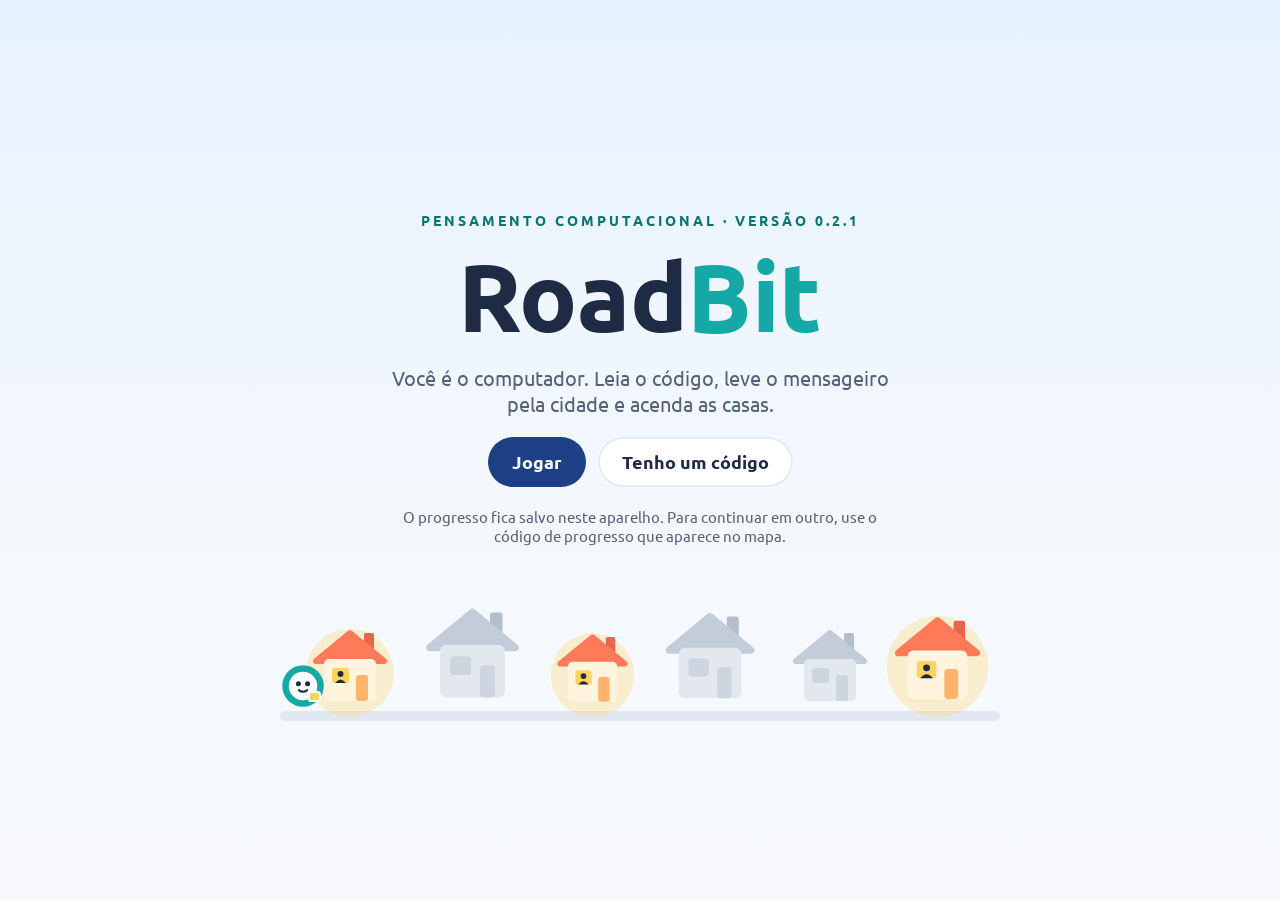
<file: versoes/v0.2.1/jogo/index.html>
<!DOCTYPE html>
<html lang="pt-BR">
<head>
<meta charset="utf-8">
<meta name="viewport" content="width=device-width, initial-scale=1, viewport-fit=cover">
<meta name="description" content="RoadBit: jogo de leitura de código para o Pensamento Computacional da BNCC Computação.">
<title>RoadBit v0.2.1</title>
<style>
@font-face{font-family:'Ubuntu';font-style:normal;font-weight:400;font-display:swap;src:url([data-uri]) format('woff2')}
@font-face{font-family:'Ubuntu';font-style:normal;font-weight:500;font-display:swap;src:url([data-uri]) format('woff2')}
@font-face{font-family:'Ubuntu';font-style:normal;font-weight:700;font-display:swap;src:url([data-uri]) format('woff2')}
@font-face{font-family:'Ubuntu Mono';font-style:normal;font-weight:400;font-display:swap;src:url([data-uri]) format('woff2')}
@font-face{font-family:'Ubuntu Mono';font-style:normal;font-weight:700;font-display:swap;src:url([data-uri]) format('woff2')}

:root{
  --bg:#F7F9FC; --white:#FFFFFF; --ink:#1F2A44; --ink2:#55617A; --line:#E6EAF1;
  --street:#E9EDF3; --street2:#DFE5EE;
  --blue:#1D3F86; --blue-l:#E8F0FF; --teal:#16A8A6; --teal-d:#0B7473; --teal-l:#DDF5F4;
  --yellow:#FFD45C; --coral:#FF7A59; --kwc:#B4235A;
  --o:#FF9F43; --p:#8E6CEF; --g:#2BB673; --slate:#6B7A99;
  --mono:"Ubuntu Mono", ui-monospace, Menlo, Consolas, monospace;
}
*{box-sizing:border-box}
html,body{margin:0;height:100%;background:var(--bg);color:var(--ink);font-family:Ubuntu,system-ui,-apple-system,"Segoe UI",Roboto,Arial,sans-serif;-webkit-tap-highlight-color:transparent}
button{font:inherit;color:inherit;cursor:pointer;border:none;background:none}
button:focus-visible,.cell:focus-visible,.ed:focus-visible{outline:3px solid var(--teal);outline-offset:3px}
h1,h2,h3{margin:0;font-weight:700;letter-spacing:-.4px}
.screen{display:none}
.screen.on{display:flex;flex-direction:column}
.btn{display:inline-flex;align-items:center;justify-content:center;gap:8px;min-height:50px;padding:10px 24px;border-radius:999px;font-weight:700;font-size:18px;transition:transform .1s}
.btn:active{transform:scale(.97)}
.btn.primary{background:var(--blue);color:#fff}
.btn.ghost{background:var(--white);color:var(--ink);box-shadow:inset 0 0 0 2px var(--line)}
.btn.dark{background:var(--street);color:var(--ink)}
.btn.sun{background:var(--yellow);color:var(--ink)}
.btn:disabled{opacity:.35;cursor:default}
.sr{position:absolute;width:1px;height:1px;overflow:hidden;clip:rect(0 0 0 0)}

/* ---------- início ---------- */
#home{align-items:center;justify-content:center;padding:32px 20px 0;gap:20px;text-align:center;min-height:100vh;background:linear-gradient(180deg,#E6F2FF 0%,#F4F8FD 55%,var(--bg) 100%);overflow:hidden}
#home .eyebrow{font-size:14px;letter-spacing:3px;text-transform:uppercase;color:var(--teal-d);font-weight:700}
#home h1{font-size:clamp(52px,10vw,96px);line-height:1;color:var(--ink)}
#home h1 span{color:var(--teal)}
#home p.sub{font-size:20px;max-width:520px;color:var(--ink2);margin:0}
#home .row{display:flex;gap:12px;flex-wrap:wrap;justify-content:center}
#home .note{font-size:15px;color:var(--ink2);max-width:500px;margin:0}
.skyline{width:min(720px,100%);height:150px;margin-top:6px;position:relative}
.skyline > svg{position:absolute;bottom:0;left:0;width:100%}
.skyline .rb svg{width:100%;height:100%;display:block}
.skyline .rb{position:absolute;bottom:12px;width:clamp(26px,6.4vw,46px);height:clamp(26px,6.4vw,46px);animation:walk 6s ease-in-out infinite}
@keyframes walk{0%,8%{left:6%}46%,58%{left:86%}96%,100%{left:6%}}

/* ---------- mapa único ---------- */
#mapa{padding:16px clamp(12px,4vw,40px) 40px;gap:18px;max-width:1100px;margin:0 auto;width:100%}
.bar{display:flex;align-items:center;gap:12px;justify-content:space-between;flex-wrap:wrap}
.bar h2{font-size:26px}
.bar h2 span{color:var(--teal)}
@media (max-width:480px){.bar h2{display:none}}
.cont{display:flex;align-items:center;gap:14px;flex-wrap:wrap;background:var(--blue);color:#fff;border-radius:20px;padding:14px 18px}
.cont .ci{flex:1;min-width:200px}
.cont .ci small{display:block;font-size:13px;letter-spacing:2px;text-transform:uppercase;color:var(--yellow);font-weight:700}
.cont .ci b{font-size:19px;font-weight:700}
.citybar{display:flex;align-items:center;gap:12px;font-size:15px;color:var(--ink2)}
.citybar .track{flex:1;height:10px;border-radius:6px;background:var(--street);overflow:hidden}
.citybar .fill{height:100%;background:linear-gradient(90deg,var(--coral),var(--yellow));border-radius:6px;transition:width .6s}
#cidade{position:relative;width:100%;background:var(--white);border:1px solid var(--line);border-radius:26px}
#cidade svg.road{position:absolute;inset:0;width:100%;height:100%;overflow:visible;pointer-events:none}
.bonus-t{position:absolute;left:0;right:0;text-align:center;font-size:14px;font-weight:700;letter-spacing:2px;text-transform:uppercase;color:var(--kwc)}
.mk{position:absolute;transform:translate(-50%,-34px);display:flex;flex-direction:column;align-items:center;gap:2px;width:170px;text-align:center;padding:0;border-radius:18px}
.mk .badge{width:68px;height:68px;border-radius:50%;background:var(--white);box-shadow:0 0 0 5px var(--street2) inset,0 3px 0 var(--street2);display:flex;align-items:center;justify-content:center;font-size:28px;font-weight:700;color:var(--ink2);position:relative;transition:transform .15s}
.mk:hover:not(.lock) .badge{transform:translateY(-3px)}
.mk.open .badge{box-shadow:0 0 0 5px var(--blue) inset,0 3px 0 #15306A;color:var(--blue)}
.mk.done .badge{background:#FFF4DE;box-shadow:0 0 0 5px var(--yellow) inset,0 3px 0 #E2B12F;color:#9A6A00}
.mk.bonus .badge{border-radius:20px;transform:rotate(45deg) scale(.86)}
.mk.bonus .badge > i{transform:rotate(-45deg);font-style:normal}
.mk.bonus.open .badge{box-shadow:0 0 0 5px var(--kwc) inset,0 3px 0 #7E173F;color:var(--kwc)}
.mk.lock .badge{opacity:.6}
.mk .lk{position:absolute;right:-4px;bottom:-2px;width:26px;height:26px;border-radius:50%;background:var(--white);color:var(--slate);display:flex;align-items:center;justify-content:center;box-shadow:0 1px 3px rgba(31,42,68,.25)}
.mk.bonus .lk{transform:rotate(-45deg)}
.mk .lk svg{width:15px;height:15px}
.mk .nm{font-size:16px;font-weight:700;color:var(--ink);margin-top:6px;line-height:1.15}
.mk .ob{font-size:13px;font-weight:700;color:var(--teal-d);line-height:1.2}
.mk.bonus .ob{color:var(--kwc)}
.mk .pg{font-size:14px;color:var(--ink2);font-weight:500}
.mk .pg b{color:#C28A00}
.mk.cur .badge::after{content:"";position:absolute;inset:-12px;border-radius:50%;box-shadow:0 0 0 4px rgba(29,63,134,.25);animation:ring 1.8s ease-in-out infinite}
@keyframes ring{50%{box-shadow:0 0 0 9px rgba(29,63,134,.08)}}
.mrob{position:absolute;width:44px;height:44px;pointer-events:none;z-index:3;transform:translate(-86px,-40px);transition:left .9s cubic-bezier(.45,.05,.35,1),top .9s cubic-bezier(.45,.05,.35,1)}
.mrob svg{width:100%;height:100%;display:block;filter:drop-shadow(0 4px 6px rgba(22,168,166,.35))}

/* ---------- cartão do marco e do conceito ---------- */
.ov{position:fixed;inset:0;background:rgba(31,42,68,.38);backdrop-filter:blur(3px);display:none;align-items:center;justify-content:center;padding:14px;z-index:40}
.ov.on{display:flex}
.card{background:var(--white);border-radius:26px;padding:24px;max-width:470px;width:100%;display:flex;flex-direction:column;gap:12px;text-align:center;box-shadow:0 24px 60px rgba(31,42,68,.18);max-height:calc(100vh - 28px)}
.card.wide{max-width:760px;text-align:left}
.card h2{font-size:26px}
.card p{margin:0;font-size:17px;color:var(--ink2);line-height:1.4}
.card .acts{display:flex;gap:10px;justify-content:center;flex-wrap:wrap}
.card.wide .acts{justify-content:flex-end}
.kick{font-size:13px;font-weight:700;letter-spacing:2px;text-transform:uppercase;color:var(--teal-d)}
.kick.b{color:var(--kwc)}
.conc{display:grid;grid-template-columns:1fr auto;gap:12px 18px;background:var(--teal-l);border-radius:20px;padding:16px 18px;align-items:start}
.conc .ct{font-size:13px;font-weight:700;letter-spacing:2px;text-transform:uppercase;color:var(--teal-d);grid-column:1/-1}
.conc .ctx{font-size:17px;line-height:1.45;color:var(--ink)}
.conc pre{margin:0;background:var(--white);border-radius:14px;padding:10px 14px;font-family:var(--mono);font-size:17px;line-height:1.45;font-weight:700;color:var(--blue);white-space:pre}
.conc .bn{grid-column:1/-1;font-size:14px;color:var(--teal-d);font-weight:500}
@media (max-width:640px){.conc{grid-template-columns:1fr}.card{padding:18px}}
.mgrid{display:grid;grid-template-columns:repeat(6,1fr);gap:8px}
@media (max-width:640px){.mgrid{grid-template-columns:repeat(4,1fr)}}
.mb{border-radius:16px;background:var(--bg);box-shadow:inset 0 0 0 2px var(--line);padding:8px 4px;display:flex;flex-direction:column;align-items:center;gap:1px;min-height:74px;justify-content:center}
.mb b{font-size:19px}
.mb small{font-size:13px;font-weight:700;color:var(--ink2)}
.mb .st{font-size:15px;color:#E5A800;letter-spacing:1px;min-height:18px}
.mb .st .off{color:var(--street2)}
.mb.ok{background:#FFF8E8;box-shadow:inset 0 0 0 2px #FBE3B4}
.mb.nx{box-shadow:inset 0 0 0 3px var(--blue);background:var(--blue-l)}
.mb.lock{opacity:.45;cursor:not-allowed}
.mb.ds small{color:var(--kwc)}

/* ---------- tela de jogo ---------- */
#jogo{height:100vh;height:100dvh;background:var(--white);overflow:hidden}
.top{display:flex;align-items:center;gap:8px;padding:8px 12px;background:var(--white);border-bottom:1px solid var(--line);flex:none}
.top .ttl{flex:1;min-width:0}
.top .ttl b{display:block;font-weight:700;font-size:18px;white-space:nowrap;overflow:hidden;text-overflow:ellipsis}
.top .ttl > span{display:block;font-size:14px;color:var(--ink2);white-space:nowrap;overflow:hidden;text-overflow:ellipsis}
.ico{min-width:44px;height:44px;border-radius:999px;display:inline-flex;align-items:center;justify-content:center;font-weight:700;padding:0 12px;font-size:15px;background:var(--bg);color:var(--ink);white-space:nowrap}
.ico.on{background:var(--teal-l);color:var(--teal-d)}
.ico .sm{display:none;font-size:20px}
.ico.mut .sm{text-decoration:line-through;opacity:.5}
@media (max-width:600px){.ico .lg{display:none}.ico .sm{display:inline}.top{gap:6px}}
.chip{display:inline-block;padding:4px 12px;border-radius:999px;background:var(--teal-l);color:var(--teal-d);font-weight:700;font-size:13px;letter-spacing:1px;text-transform:uppercase;white-space:nowrap}
.chip.d{background:#FCE4EE;color:var(--kwc)}
.top .ttl .mmode{display:none;font-weight:700;color:var(--teal-d)}
.stage{flex:1;min-height:0;display:grid;gap:6px 32px;padding:10px 14px;grid-template-columns:1fr;grid-template-rows:auto 1fr;align-content:start;width:100%;max-width:1360px;margin:0 auto}
.stage.wide{grid-template-columns:auto 1fr;grid-template-rows:1fr;align-content:center;padding:14px 32px}
.stage.wide.mesa{grid-template-columns:auto 1fr 250px}
.panel{min-width:0}
.plabel{font-size:13px;font-weight:700;letter-spacing:2px;text-transform:uppercase;color:#8D98AC;margin:0 0 4px 10px}
#code{font-family:var(--mono);font-size:20px;line-height:1.42;font-weight:700;color:var(--blue)}
.line{display:flex;align-items:center;border-radius:10px;padding:0 10px;position:relative;transition:background .1s}
.line .ln{color:#AEB8C8;width:1.7em;flex:none;user-select:none;font-weight:500}
.line .lc{white-space:pre}
.line.sw{background:#F1F5FC}
.line.sw::before,.line.on::before,.line.err::before{content:"";position:absolute;left:0;top:5px;bottom:5px;width:4px;border-radius:4px;background:#9FB4DA}
.line.on{background:#D6E4FF}
.line.on::before{background:var(--blue);width:5px}
.line.on .lc{color:#10285E}
.line.err{background:#FFE5DE;animation:shake .32s}
.line.err::before{background:var(--coral)}
.line.sus{box-shadow:inset 0 0 0 3px var(--o)}
.line.again{animation:blink .45s ease-in-out 2}
@keyframes blink{50%{background:#FFF0B8}}
@keyframes shake{0%,100%{transform:translateX(0)}25%{transform:translateX(-6px)}75%{transform:translateX(6px)}}
.tag{display:inline-block;margin-left:.8em;padding:0 .55em;border-radius:999px;font-family:Ubuntu,sans-serif;font-size:.68em;font-weight:700;line-height:1.6;white-space:nowrap;background:var(--yellow);color:var(--ink)}
.tag.y{background:#D7F3E3;color:#126B3E}
.tag.n{background:#FFE5DE;color:#A63A1F}
.tag.f{background:var(--street);color:var(--ink2)}
.kw{color:var(--kwc);font-weight:700}
.fn{color:var(--blue)}
.var{color:var(--teal-d);font-weight:700}
.num{color:#C2410C;font-weight:700}
.str{color:#7A4A00}
.ed{display:inline-block;min-width:1.4em;text-align:center;border-radius:8px;cursor:pointer;background:#FFF1E2;box-shadow:inset 0 0 0 2px #FFB979}
.sym{font-size:1.05em}
.s-o{color:var(--o)} .s-p{color:var(--p)} .s-g{color:var(--g)}

#boardP{display:flex;flex-direction:column;align-items:center;justify-content:center;gap:8px;min-height:0}
.banner{font-size:17px;text-align:center;max-width:560px;color:var(--ink);min-height:24px;font-weight:500;line-height:1.35}
#board{position:relative;touch-action:none;flex:none}
.cell{position:absolute;display:flex;align-items:center;justify-content:center}
.cell .dot{width:76%;height:76%;border-radius:50%;background:var(--street);position:relative}
.cell.t .dot{background:#FFE2CC}
.cell.o .dot{background:var(--o)}
.cell.p .dot{background:var(--p);border-radius:0;clip-path:polygon(50% 6%,96% 90%,4% 90%)}
.cell.g .dot{background:var(--g);border-radius:18%;width:70%;height:70%}
.cell.w .dot{background:#3B4763;border-radius:18%;width:92%;height:92%}
.cell.pl .dot{background:#FFF4DE;box-shadow:inset 0 0 0 2px #F1C877;border-radius:22%;display:flex;align-items:center;justify-content:center;font-family:var(--mono);font-weight:700;color:#8A5A00}
.cell.trail .dot::after{content:"";position:absolute;left:50%;top:50%;width:26%;height:26%;margin:-13% 0 0 -13%;border-radius:50%;background:var(--teal);opacity:.75}
.cell.w.trail .dot::after{display:none}
.cell .house{position:absolute;width:96%;height:96%;left:2%;top:-4%;overflow:visible}
.house .roof{fill:#C3CCD9;stroke:#C3CCD9;stroke-width:6;stroke-linejoin:round}
.house .chim{fill:#B3BDCC}
.house .body{fill:#E3E8EF}
.house .win{fill:#CDD5E0;transition:fill .3s}
.house .door{fill:#CDD5E0}
.house .who{fill:var(--ink);opacity:0;transition:opacity .3s .2s}
.house .glow{fill:#FFD45C;opacity:0;transition:opacity .4s}
.cell.lit .roof{fill:var(--coral);stroke:var(--coral)}
.cell.lit .chim{fill:#E8664A}
.cell.lit .body{fill:#FFF4DE}
.cell.lit .win{fill:var(--yellow)}
.cell.lit .door{fill:#FFB36B}
.cell.lit .who{opacity:1}
.cell.lit .glow{opacity:.35}
.cell.lit .house{animation:pop .45s ease-out}
@keyframes pop{40%{transform:scale(1.14) translateY(-4%)}100%{transform:scale(1)}}
.cell.pick .dot{box-shadow:0 0 0 4px var(--white),0 0 0 8px var(--blue)}
.cell.wrong .dot{box-shadow:0 0 0 4px var(--white),0 0 0 8px var(--coral)}
.cell.answer .dot{box-shadow:0 0 0 4px var(--white),0 0 0 8px var(--g)}
.cell.target .house{animation:nudge 1s ease-in-out 3}
@keyframes nudge{50%{transform:translateY(-8%)}}
.robot,.phantom{position:absolute;pointer-events:none;transition:left .17s ease-out,top .17s ease-out,transform .17s ease-out,opacity .2s;z-index:2}
.robot.athouse{transform:translate(24%,30%) scale(.72)}
.robot.home{transition:left .45s ease-in-out,top .45s ease-in-out,opacity .2s}
.robot.bump{animation:bump .3s}
@keyframes bump{30%{transform:translateX(12%)}60%{transform:translateX(-8%)}}
.robot svg{width:100%;height:100%;display:block;filter:drop-shadow(0 4px 6px rgba(22,168,166,.35))}
.phantom{border-radius:50%;border:3px dashed var(--teal);opacity:0}
.phantom.show{opacity:.85}
.jump{transition:none!important}

.side{display:flex;flex-direction:column;gap:8px;min-width:0}
.vars{display:flex;flex-wrap:wrap;gap:6px;justify-content:center;min-height:0}
.vchip{font-family:var(--mono);font-size:17px;font-weight:700;background:var(--teal-l);color:var(--teal-d);border-radius:10px;padding:3px 10px;white-space:nowrap;transition:background .3s}
.vchip.ch{background:var(--yellow);color:var(--ink)}
.vchip.inp{background:var(--blue-l);color:var(--blue)}
.vchip.used{opacity:.45;text-decoration:line-through}
.vchip.lv{background:var(--street);color:var(--ink2)}
.out{font-family:var(--mono);font-size:17px;font-weight:700;background:var(--bg);border-radius:10px;padding:4px 12px;color:var(--ink);text-align:center}
.out b{font-family:Ubuntu,sans-serif;font-size:13px;letter-spacing:1px;text-transform:uppercase;color:#8D98AC;margin-right:8px}
#mesaP .mbox{border:1px solid var(--line);border-radius:16px;padding:8px 10px;background:var(--white)}
#mesaP table{width:100%;border-collapse:collapse;font-family:var(--mono);font-size:17px}
#mesaP th,#mesaP td{padding:3px 5px;text-align:center}
#mesaP th{font-size:13px;color:#8D98AC;letter-spacing:.5px;font-family:Ubuntu,sans-serif;font-weight:700}
#mesaP td{color:var(--ink2)}
#mesaP tr.cur td{color:var(--blue);font-weight:700;background:var(--blue-l)}
.pv{display:flex;align-items:center;gap:10px;font-family:var(--mono);font-size:22px;font-weight:700;color:var(--teal-d)}
.spin{width:46px;height:46px;border-radius:50%;background:var(--street);color:var(--ink);font-size:24px;font-weight:700}
.pvv{min-width:40px;text-align:center;color:var(--ink);font-size:28px}

.controls{flex:none;display:flex;align-items:center;justify-content:center;gap:18px;padding:10px 12px calc(10px + env(safe-area-inset-bottom));background:rgba(255,255,255,.96);border-top:1px solid var(--line);flex-wrap:wrap}
.dpad{display:grid;grid-template-columns:repeat(3,56px);grid-template-rows:repeat(2,48px);gap:6px}
.dpad button{background:var(--slate);color:#fff;border-radius:12px;font-size:24px;font-weight:700;box-shadow:0 3px 0 #4F5C78;transition:transform .06s,box-shadow .06s}
.dpad button:active{transform:translateY(3px);box-shadow:none}
.dpad .u{grid-column:2;grid-row:1}.dpad .l{grid-column:1;grid-row:2}.dpad .d{grid-column:2;grid-row:2}.dpad .r{grid-column:3;grid-row:2}
.hint{animation:pulse .9s ease-in-out infinite}
@keyframes pulse{50%{transform:scale(.9)}}
#entBtn{height:102px;width:112px;border-radius:24px;background:var(--yellow);color:var(--ink);font-weight:700;font-size:17px;box-shadow:0 4px 0 #E2B12F;display:flex;flex-direction:column;align-items:center;justify-content:center;gap:4px}
#entBtn svg{width:34px;height:34px}
#entBtn:active{transform:translateY(4px);box-shadow:none}
.opts{display:flex;flex-direction:column;gap:6px;width:min(720px,100%)}
.opt{text-align:left;background:var(--bg);box-shadow:inset 0 0 0 2px var(--line);border-radius:14px;padding:9px 14px;font-size:17px;font-weight:500;line-height:1.3}
.opt:hover{box-shadow:inset 0 0 0 2px var(--blue)}
.opt.no{background:#FFF1EC;box-shadow:inset 0 0 0 2px var(--coral);opacity:.7}
.opt.yes{background:#E3F7EC;box-shadow:inset 0 0 0 2px var(--g)}
.tp{display:flex;gap:8px;align-items:center}
.tp .ico{min-width:52px;height:52px;font-size:20px}
.tp .pos{font-size:15px;color:var(--ink2);min-width:96px;text-align:center}

.toast{position:fixed;left:50%;bottom:136px;transform:translateX(-50%);background:var(--ink);color:#fff;padding:12px 20px;border-radius:999px;font-size:16px;font-weight:700;max-width:min(92vw,560px);text-align:center;opacity:0;transition:opacity .2s;pointer-events:none;z-index:60}
.toast.show{opacity:1}
.card .stars{font-size:46px;letter-spacing:6px;color:#F5B700}
.card .stars .off{color:var(--street)}
.learned{background:var(--teal-l);border-radius:16px;padding:10px 14px;font-size:16px;color:var(--teal-d);font-weight:500}
.code-box{font-family:var(--mono);font-size:21px;letter-spacing:1px;background:var(--bg);border-radius:14px;padding:12px;word-break:break-all;user-select:all;font-weight:700;color:var(--blue)}
input.inp{font:inherit;font-size:18px;padding:12px 14px;border-radius:14px;border:2px solid var(--line);width:100%;text-transform:uppercase;font-family:var(--mono)}
.pop{position:fixed;z-index:50;background:var(--white);border-radius:18px;padding:8px;display:none;flex-direction:column;gap:6px;align-items:center;box-shadow:0 10px 30px rgba(31,42,68,.22)}
.pop.on{display:flex}
.pop button{width:54px;height:46px;border-radius:12px;background:var(--street);color:var(--ink);font-size:20px;font-weight:700}
.pop .pval{color:#C2410C;font-family:var(--mono);font-size:28px;font-weight:700}
@media (max-width:899px){
  .top .chip{display:none}
  .top .ttl .mmode{display:inline}
  .top .ttl b{font-size:16px}
  .ico{padding:0 10px}
  .banner{font-size:16px}
  .dpad{grid-template-columns:repeat(3,52px);grid-template-rows:repeat(2,44px)}
  #entBtn{height:94px;width:100px}
  .controls{gap:14px}
}
@media (prefers-reduced-motion: reduce){*{animation:none!important;transition:none!important}}
</style>
</head>
<body>

<!-- INÍCIO -->
<section id="home" class="screen on">
  <div class="eyebrow">Pensamento Computacional · versão 0.2.1</div>
  <h1>Road<span>Bit</span></h1>
  <p class="sub">Você é o computador. Leia o código, leve o mensageiro pela cidade e acenda as casas.</p>
  <div class="row">
    <button class="btn primary" id="playBtn">Jogar</button>
    <button class="btn ghost" id="codeBtn">Tenho um código</button>
  </div>
  <p class="note">O progresso fica salvo neste aparelho. Para continuar em outro, use o código de progresso que aparece no mapa.</p>
  <div class="skyline"><svg viewBox="0 0 720 150" width="100%" height="150" preserveAspectRatio="xMidYMax meet" aria-hidden="true"><rect x="0" y="140" width="720" height="10" rx="5" fill="#E2E8F1"/><g transform="translate(20 44.0) scale(1.0)"><circle cx="50" cy="58" r="44" fill="#FFD45C" opacity=".3"/><rect x="64" y="18" width="10" height="18" rx="2" fill="#E8664A"/><path d="M16 46 L50 18 L84 46 Z" fill="#FF7A59" stroke="#FF7A59" stroke-width="6" stroke-linejoin="round"/><rect x="24" y="44" width="52" height="42" rx="5" fill="#FFF4DE"/><rect x="32" y="53" width="17" height="15" rx="3" fill="#FFD45C"/><circle cx="40.5" cy="59" r="3" fill="#1F2A44"/><path d="M35 68 q5.5 -7 11 0 z" fill="#1F2A44"/><rect x="56" y="60" width="12" height="26" rx="3" fill="#FFB36B"/></g><g transform="translate(130 19.0) scale(1.25)"><rect x="64" y="18" width="10" height="18" rx="2" fill="#B3BDCC"/><path d="M16 46 L50 18 L84 46 Z" fill="#C3CCD9" stroke="#C3CCD9" stroke-width="6" stroke-linejoin="round"/><rect x="24" y="44" width="52" height="42" rx="5" fill="#E3E8EF"/><rect x="32" y="53" width="17" height="15" rx="3" fill="#CDD5E0"/><rect x="56" y="60" width="12" height="26" rx="3" fill="#CDD5E0"/></g><g transform="translate(265 49.0) scale(0.95)"><circle cx="50" cy="58" r="44" fill="#FFD45C" opacity=".3"/><rect x="64" y="18" width="10" height="18" rx="2" fill="#E8664A"/><path d="M16 46 L50 18 L84 46 Z" fill="#FF7A59" stroke="#FF7A59" stroke-width="6" stroke-linejoin="round"/><rect x="24" y="44" width="52" height="42" rx="5" fill="#FFF4DE"/><rect x="32" y="53" width="17" height="15" rx="3" fill="#FFD45C"/><circle cx="40.5" cy="59" r="3" fill="#1F2A44"/><path d="M35 68 q5.5 -7 11 0 z" fill="#1F2A44"/><rect x="56" y="60" width="12" height="26" rx="3" fill="#FFB36B"/></g><g transform="translate(370 24.0) scale(1.2)"><rect x="64" y="18" width="10" height="18" rx="2" fill="#B3BDCC"/><path d="M16 46 L50 18 L84 46 Z" fill="#C3CCD9" stroke="#C3CCD9" stroke-width="6" stroke-linejoin="round"/><rect x="24" y="44" width="52" height="42" rx="5" fill="#E3E8EF"/><rect x="32" y="53" width="17" height="15" rx="3" fill="#CDD5E0"/><rect x="56" y="60" width="12" height="26" rx="3" fill="#CDD5E0"/></g><g transform="translate(500 44.0) scale(1.0)"><rect x="64" y="18" width="10" height="18" rx="2" fill="#B3BDCC"/><path d="M16 46 L50 18 L84 46 Z" fill="#C3CCD9" stroke="#C3CCD9" stroke-width="6" stroke-linejoin="round"/><rect x="24" y="44" width="52" height="42" rx="5" fill="#E3E8EF"/><rect x="32" y="53" width="17" height="15" rx="3" fill="#CDD5E0"/><rect x="56" y="60" width="12" height="26" rx="3" fill="#CDD5E0"/></g><g transform="translate(600 29.000000000000014) scale(1.15)"><circle cx="50" cy="58" r="44" fill="#FFD45C" opacity=".3"/><rect x="64" y="18" width="10" height="18" rx="2" fill="#E8664A"/><path d="M16 46 L50 18 L84 46 Z" fill="#FF7A59" stroke="#FF7A59" stroke-width="6" stroke-linejoin="round"/><rect x="24" y="44" width="52" height="42" rx="5" fill="#FFF4DE"/><rect x="32" y="53" width="17" height="15" rx="3" fill="#FFD45C"/><circle cx="40.5" cy="59" r="3" fill="#1F2A44"/><path d="M35 68 q5.5 -7 11 0 z" fill="#1F2A44"/><rect x="56" y="60" width="12" height="26" rx="3" fill="#FFB36B"/></g></svg><div class="rb"><svg viewBox="0 0 100 100" aria-hidden="true"><circle cx="50" cy="50" r="38" fill="#fff" stroke="#16A8A6" stroke-width="14"/><circle cx="40" cy="45" r="5.5" fill="#1F2A44"/><circle cx="60" cy="45" r="5.5" fill="#1F2A44"/><path d="M41 59 q9 7 18 0" stroke="#1F2A44" stroke-width="4.5" fill="none" stroke-linecap="round"/><rect x="63" y="63" width="24" height="20" rx="5" fill="#FFD45C" stroke="#fff" stroke-width="4"/></svg></div></div>

</section>

<!-- MAPA ÚNICO -->
<section id="mapa" class="screen">
  <div class="bar">
    <button class="btn dark" id="homeBtn" aria-label="Voltar ao início">← Início</button>
    <h2>Road<span>Bit</span></h2>
    <button class="btn ghost" id="myCodeBtn">Meu código</button>
  </div>
  <div class="cont" id="contBox"><div class="ci"><small id="contK">Continuar</small><b id="contT"></b></div><button class="btn sun" id="contBtn">Jogar</button></div>
  <div class="citybar"><span id="cityTxt"></span><div class="track"><div class="fill" id="cityFill"></div></div></div>
  <div id="cidade" aria-label="Mapa da cidade"></div>
</section>

<!-- JOGO -->
<section id="jogo" class="screen">
  <div class="top" id="top">
    <button class="ico" id="backBtn" aria-label="Voltar ao mapa">←</button>
    <div class="ttl"><b id="mTitle"></b><span id="mSub"></span></div>
    <span class="chip" id="mMode"></span>
    <button class="ico" id="concBtn" aria-label="Ver o conceito deste marco"><span class="lg">Conceito</span><span class="sm">?</span></button>
    <button class="ico" id="hintBtn" aria-label="Usar uma dica">Dica 2</button>
    <button class="ico" id="sweepBtn" aria-label="Foco passo a passo ligado ou desligado" title="Foco passo a passo"><span class="lg">Foco</span><span class="sm">»</span></button>
    <button class="ico" id="sndBtn" aria-label="Som"><span class="lg" id="sndTxt">Som</span><span class="sm">♪</span></button>
  </div>
  <div class="stage" id="stage">
    <div class="panel" id="codeP"><div class="plabel">Código</div><div id="code" role="list"></div></div>
    <div class="panel" id="boardP">
      <div class="banner" id="banner" aria-live="polite"></div>
      <div id="board" aria-label="Mapa da missão"></div>
      <div class="pv" id="pv" style="display:none"><span id="pvName"></span> =
        <button class="spin" id="pvMinus" aria-label="Diminuir">−</button><span class="pvv" id="pvVal">0</span><button class="spin" id="pvPlus" aria-label="Aumentar">+</button></div>
      <div class="side" id="sideS"><div class="vars" id="vars"></div><div class="out" id="out" style="display:none"></div></div>
    </div>
    <div class="panel" id="mesaP" style="display:none"><div class="plabel">Teste de mesa</div><div class="mbox"><table><thead id="mesaH"></thead><tbody id="mesaB"></tbody></table></div></div>
  </div>
  <div class="controls" id="controls">
    <div class="dpad" id="dpad">
      <button class="u" data-k="U" aria-label="Cima">↑</button>
      <button class="l" data-k="L" aria-label="Esquerda">←</button>
      <button class="d" data-k="D" aria-label="Baixo">↓</button>
      <button class="r" data-k="R" aria-label="Direita">→</button>
    </div>
    <button id="entBtn" data-k="E"><svg viewBox="0 0 40 40" aria-hidden="true"><rect x="5" y="11" width="30" height="24" rx="4" fill="#1F2A44"/><rect x="5" y="11" width="30" height="8" rx="3" fill="#33446A"/><rect x="18" y="11" width="4" height="24" fill="#FFF4DE"/><path d="M20 11 c-6 -7 -11 -2 -6 0 M20 11 c6 -7 11 -2 6 0" stroke="#1F2A44" stroke-width="2.5" fill="none" stroke-linecap="round"/></svg>Entregar</button>
    <button class="btn primary" id="actBtn" style="display:none">Executar</button>
    <button class="btn ghost" id="watchBtn" style="display:none">Ver executar</button>
    <div class="opts" id="opts" style="display:none"></div>
    <div class="tp" id="tp" style="display:none">
      <button class="ico" id="tpFirst" aria-label="Voltar ao início">⏮</button>
      <button class="ico" id="tpPrev" aria-label="Passo anterior">◀</button>
      <button class="ico" id="tpPlay" aria-label="Reproduzir ou pausar">▶</button>
      <button class="ico" id="tpNext" aria-label="Próximo passo">▶|</button>
      <span class="pos" id="tpPos"></span>
      <button class="btn dark" id="tpExit">Sair</button>
    </div>
  </div>
</section>

<div class="toast" id="toast" role="status"></div>

<div class="ov" id="marcoOv"><div class="card wide" id="marcoCard"></div></div>
<div class="ov" id="concOv"><div class="card wide" id="concCard"></div></div>

<div class="ov" id="endOv"><div class="card">
  <div class="stars" id="endStars"></div>
  <h2 id="endT"></h2><p id="endP"></p>
  <div class="learned" id="endL"></div>
  <div class="acts"><button class="btn dark" id="endMap">Mapa</button><button class="btn ghost" id="endReplay">Reproduzir</button><button class="btn ghost" id="endAgain">De novo</button><button class="btn primary" id="endNext">Próxima</button></div>
</div></div>

<div class="ov" id="codeOv"><div class="card">
  <h2>Código de progresso</h2>
  <p id="codeTxt">Anote este código para continuar em outro aparelho.</p>
  <div class="code-box" id="codeShow"></div>
  <div id="codeIn" style="display:none;flex-direction:column;gap:10px"><input class="inp" id="codeInput" placeholder="RB2-…" autocomplete="off"><div id="codeErr" style="color:#B23A1E;font-size:16px"></div></div>
  <div class="acts"><button class="btn ghost" id="codeClose">Fechar</button><button class="btn primary" id="codeAct">Copiar</button></div>
</div></div>

<div class="pop" id="pop"><button id="popUp" aria-label="Aumentar">▲</button><div class="pval" id="popVal">0</div><button id="popDown" aria-label="Diminuir">▼</button></div>

<script>
(function(){
// ===== RoadBit: motor (árvore sintática, tradutor para pseudocódigo e interpretador) =====
// Cada missão guarda o programa como uma árvore. O interpretador percorre a árvore e
// devolve o rastro completo da execução, passo a passo. A interface só reproduz o rastro.

const DIRS = { R: [1, 0], L: [-1, 0], U: [0, -1], D: [0, 1] };
const MOVE_WORD = { R: 'direita()', L: 'esquerda()', U: 'cima()', D: 'baixo()' };
const MOVE_NOME = { R: 'para a direita', L: 'para a esquerda', U: 'para cima', D: 'para baixo' };
const SETA = { R: '→', L: '←', U: '↑', D: '↓', E: 'Entregar' };
const DIR_DA_SETA = { '→': 'R', '←': 'L', '↑': 'U', '↓': 'D' };
const SYM = {
  o: { nome: 'laranja', ch: '●' },
  p: { nome: 'roxa', ch: '▲' },
  g: { nome: 'verde', ch: '■' }
};
const LIMITE_PASSOS = 1500;

// ---------- construtores curtos para escrever missões ----------
const x = v => typeof v === 'number' ? { k: 'num', v } : typeof v === 'string' ? { k: 'str', v }
  : typeof v === 'boolean' ? { k: 'bool', v } : v;
const N = v => ({ k: 'num', v });
const T = v => ({ k: 'str', v });
const BO = v => ({ k: 'bool', v });
const V = n => ({ k: 'var', n });
const B = (op, a, b) => ({ k: 'bin', op, a: x(a), b: x(b) });
const NAO = e => ({ k: 'not', e: x(e) });
const S = (s, neg) => ({ k: 'sym', s, neg: !!neg });
const PL = { k: 'tile' };
const LIVRE = d => ({ k: 'free', d });
const LS = items => ({ k: 'list', items: items.map(x) });
const IX = (l, i) => ({ k: 'idx', l: x(l), i: x(i) });
const TAM = l => ({ k: 'len', l: x(l) });
const REC = o => ({ k: 'rec', f: Object.keys(o).map(n => ({ n, e: x(o[n]) })) });
const FLD = (e, n) => ({ k: 'fld', e: x(e), n });
const FC = (name, args) => ({ k: 'fcall', name, args: (args || []).map(x) });

const mv = d => ({ k: 'move', d });
const R_ = mv('R'), L_ = mv('L'), U_ = mv('U'), D_ = mv('D');
const ENT = { k: 'deliver' };
const mvx = e => ({ k: 'movex', e: x(e) });
const rep = (n, body, v) => ({ k: 'repeat', n: x(n), v, body });
const cada = (v, l, body) => ({ k: 'each', v, l: x(l), body });
const se = (c, then, els) => ({ k: 'if', c: x(c), then, els });
const enq = (c, body) => ({ k: 'while', c: x(c), body });
const set = (n, e) => ({ k: 'set', n, e: x(e) });
const setx = (t, e) => ({ k: 'setx', t, e: x(e) });
const esc = e => ({ k: 'print', e: x(e) });
const ler = n => ({ k: 'read', n });
const def = (name, params, body) => ({ k: 'def', name, params: params || [], body });
const call = (name, args) => ({ k: 'call', name, args: (args || []).map(x) });
const ret = e => ({ k: 'ret', e: x(e) });

function clone(o) { return JSON.parse(JSON.stringify(o)); }

// ---------- leitura do mapa ----------
// '.' rua, 'H' casa, 'o' 'p' 'g' calçadas com símbolo, 't' enfeite, '#' parede, '0'-'9' placa
function parseMap(rows) {
  const h = rows.length, w = rows[0].length;
  const cell = (cx, cy) => rows[((cy % h) + h) % h][((cx % w) + w) % w];
  const houses = [];
  rows.forEach((r, y) => [...r].forEach((c, cx) => { if (c === 'H') houses.push(cx + ',' + y); }));
  return { rows, w, h, cell, houses };
}
const ehPlaca = c => c >= '0' && c <= '9';

// ---------- percurso genérico das subexpressões ----------
function filhos(e) {
  if (!e || typeof e !== 'object') return [];
  switch (e.k) {
    case 'bin': return [e.a, e.b];
    case 'not': return [e.e];
    case 'list': return e.items;
    case 'idx': return [e.l, e.i];
    case 'len': return [e.l];
    case 'rec': return e.f.map(f => f.e);
    case 'fld': return [e.e];
    case 'fcall': return e.args;
    default: return [];
  }
}
// expressões diretamente ligadas a um comando, na ordem em que aparecem na linha
function exprsDe(st) {
  switch (st.k) {
    case 'set': case 'print': case 'ret': case 'movex': return [st.e];
    case 'setx': return [st.t, st.e];
    case 'repeat': return [st.n];
    case 'each': return [st.l];
    case 'if': case 'while': return [st.c];
    case 'call': return st.args;
    default: return [];
  }
}
const blocosDe = st => [st.body, st.then, st.els].filter(Boolean);

// Lista, na ordem do código, os números e os movimentos (usada para plantar e achar erros)
function coletar(ast) {
  const nums = [], moves = [];
  const ex = e => { if (!e) return; if (e.k === 'num') nums.push(e); filhos(e).forEach(ex); };
  const bl = list => list.forEach(st => {
    if (st.k === 'move') moves.push(st);
    exprsDe(st).forEach(ex);
    if (st.k === 'if') { bl(st.then); if (st.els) bl(st.els); } else blocosDe(st).forEach(bl);
  });
  bl(ast);
  return { nums, moves };
}

// ---------- tradutor: árvore -> linhas de pseudocódigo ----------
const PREC = { 'ou': 1, 'e': 2, '=': 3, '≠': 3, '>': 3, '<': 3, '≥': 3, '≤': 3, '+': 4, '-': 4, '*': 5, '/': 5, '%': 5 };
function fmtValor(v) {
  if (v === true) return 'verdadeiro';
  if (v === false) return 'falso';
  if (Array.isArray(v)) return '[' + v.map(fmtValor).join(', ') + ']';
  if (v && typeof v === 'object') return '{' + Object.keys(v).map(k => k + ': ' + fmtValor(v[k])).join(', ') + '}';
  if (typeof v === 'string') return DIR_DA_SETA[v] ? v : '"' + v + '"';
  return String(v);
}
function exprHTML(e, opts) {
  opts = opts || {};
  const h = c => exprHTML(c, opts);
  switch (e.k) {
    case 'num': return opts.editable ? '<span class="num ed" data-nid="' + e.id + '">' + e.v + '</span>' : '<span class="num">' + e.v + '</span>';
    case 'str': return '<span class="str">' + (DIR_DA_SETA[e.v] ? e.v : '"' + e.v + '"') + '</span>';
    case 'bool': return '<span class="kw">' + (e.v ? 'verdadeiro' : 'falso') + '</span>';
    case 'var': return '<span class="var">' + e.n + '</span>';
    case 'bin': {
      const par = (c, dir) => {
        const s = h(c);
        if (c.k !== 'bin') return s;
        const pc = PREC[c.op], pp = PREC[e.op];
        return (pc < pp || (pc === pp && dir === 'b' && (e.op === '-' || e.op === '/' || e.op === '%'))) ? '(' + s + ')' : s;
      };
      const op = (e.op === 'e' || e.op === 'ou') ? '<span class="kw">' + e.op + '</span>' : e.op;
      return par(e.a, 'a') + ' ' + op + ' ' + par(e.b, 'b');
    }
    case 'not': return '<span class="kw">não</span> ' + (e.e.k === 'bin' ? '(' + h(e.e) + ')' : h(e.e));
    case 'sym': return (e.neg ? '<span class="kw">não</span> ' : '') + '<span class="sym s-' + e.s + '" title="calçada ' + SYM[e.s].nome + '">' + SYM[e.s].ch + '</span>';
    case 'tile': return '<span class="fn">placa()</span>';
    case 'free': return '<span class="fn">livre(</span>' + SETA[e.d] + '<span class="fn">)</span>';
    case 'list': return '[' + e.items.map(h).join(', ') + ']';
    case 'idx': return h(e.l) + '[' + h(e.i) + ']';
    case 'len': return '<span class="fn">tamanho</span>(' + h(e.l) + ')';
    case 'rec': return '{' + e.f.map(f => f.n + ': ' + h(f.e)).join(', ') + '}';
    case 'fld': return h(e.e) + '.' + e.n;
    case 'fcall': return '<span class="fn">' + e.name + '</span>(' + e.args.map(h).join(', ') + ')';
  }
  return '';
}

// Numera os nós, gera as linhas e devolve o mapa nó -> linha.
// As linhas de fechamento ("}") também recebem identificador, para o foco passar por elas.
function layout(ast, opts) {
  opts = opts || {};
  let nid = 0;
  const lines = [], lineOf = {};
  const tag = e => { if (!e || typeof e !== 'object') return; e.id = 'e' + (nid++); filhos(e).forEach(tag); };
  const kw = w => '<span class="kw">' + w + '</span>';
  const fn = w => '<span class="fn">' + w + '</span>';
  const push = (html, ind, id) => { if (id) lineOf[id] = lines.length; lines.push({ html, ind, nid: id }); };
  function ifChain(st, ind, prefix) {
    tag(st.c);
    push(prefix + kw('se') + ' ' + exprHTML(st.c, opts) + ' {', ind, st.id);
    block(st.then, ind + 1);
    if (st.els) {
      if (st.els.length === 1 && st.els[0].k === 'if') {
        st.els[0].id = 'n' + (nid++);
        ifChain(st.els[0], ind, '} ' + kw('senão') + ' ');
        return;
      }
      push('} ' + kw('senão') + ' {', ind, st.id + ':s');
      block(st.els, ind + 1);
    }
    push('}', ind, st.id + '}');
  }
  function block(list, ind) {
    list.forEach(st => {
      st.id = 'n' + (nid++);
      exprsDe(st).forEach(e => { if (st.k !== 'if') tag(e); });
      const E = e => exprHTML(e, opts);
      switch (st.k) {
        case 'move': push(opts.editable ? '<span class="fn dir ed" data-nid="' + st.id + '">' + MOVE_WORD[st.d] + '</span>' : fn(MOVE_WORD[st.d]), ind, st.id); break;
        case 'deliver': push(fn('entregar()'), ind, st.id); break;
        case 'movex': push(fn('mover') + '(' + E(st.e) + ')', ind, st.id); break;
        case 'set': push('<span class="var">' + st.n + '</span> ← ' + E(st.e), ind, st.id); break;
        case 'setx': push(E(st.t) + ' ← ' + E(st.e), ind, st.id); break;
        case 'print': push(fn('escrever') + '(' + E(st.e) + ')', ind, st.id); break;
        case 'read': push(fn('ler') + '(<span class="var">' + st.n + '</span>)', ind, st.id); break;
        case 'ret': push(kw('retorna') + ' ' + E(st.e), ind, st.id); break;
        case 'call': push(fn(st.name) + '(' + st.args.map(E).join(', ') + ')', ind, st.id); break;
        case 'repeat':
          push(st.v ? kw('para') + ' <span class="var">' + st.v + '</span> ' + kw('de') + ' 1 ' + kw('até') + ' ' + E(st.n) + ' {'
                    : kw('repetir') + ' (' + E(st.n) + ') {', ind, st.id);
          block(st.body, ind + 1); push('}', ind, st.id + '}'); break;
        case 'each':
          push(kw('para cada') + ' <span class="var">' + st.v + '</span> ' + kw('em') + ' ' + E(st.l) + ' {', ind, st.id);
          block(st.body, ind + 1); push('}', ind, st.id + '}'); break;
        case 'while':
          push(kw('enquanto') + ' ' + E(st.c) + ' {', ind, st.id);
          block(st.body, ind + 1); push('}', ind, st.id + '}'); break;
        case 'if': ifChain(st, ind, ''); break;
        case 'def':
          push(kw('função') + ' ' + fn(st.name) + '(' + st.params.map(p => '<span class="var">' + p + '</span>').join(', ') + ') {', ind, st.id);
          block(st.body, ind + 1); push('}', ind, st.id + '}'); break;
      }
    });
  }
  block(ast, 0);
  return { lines, lineOf };
}

// ---------- interpretador: gera o rastro completo ----------
// Cada passo: { nid, kind: 'in' | 'auto', key?, x, y, vars, lit, out, ctx, loop?, cond? }
// 'in' é um passo que o estudante executa (mover ou entregar); 'auto' o computador mostra.
function simulate(mission, ast, opts) {
  opts = opts || {};
  const M = parseMap(mission.map);
  let px = mission.start[0], py = mission.start[1];
  const globais = {}, pilha = [], lit = {}, steps = [], out = [], delivered = [];
  const entrada = (mission.entrada || []).slice();
  const funcs = {};
  ast.forEach(st => { if (st.k === 'def') funcs[st.name] = st; });
  let fail = null;
  const RET = {}, ESTOURO = {};
  const visao = () => Object.assign({}, globais, pilha.length ? pilha[pilha.length - 1] : null);
  const snap = (nid, kind, extra) => {
    steps.push(Object.assign({ nid, kind, x: px, y: py, vars: clone(visao()), lit: Object.assign({}, lit), out: out.slice(), prof: pilha.length }, extra));
    if (steps.length > LIMITE_PASSOS) throw ESTOURO;
  };
  const escopo = n => {
    const topo = pilha[pilha.length - 1];
    if (topo && (n in topo || !(n in globais))) return topo;
    return globais;
  };
  const wrap = (v, m) => ((v % m) + m) % m;
  const ev = e => {
    switch (e.k) {
      case 'num': case 'str': case 'bool': return e.v;
      case 'var': { const topo = pilha[pilha.length - 1]; return topo && e.n in topo ? topo[e.n] : globais[e.n]; }
      case 'sym': { const r = M.cell(px, py) === e.s; return e.neg ? !r : r; }
      case 'tile': { const c = M.cell(px, py); return ehPlaca(c) ? +c : 0; }
      case 'free': { const d = DIRS[e.d]; return M.cell(px + d[0], py + d[1]) !== '#'; }
      case 'not': return !ev(e.e);
      case 'list': return e.items.map(ev);
      case 'idx': return ev(e.l)[ev(e.i)];
      case 'len': return ev(e.l).length;
      case 'rec': { const o = {}; e.f.forEach(f => { o[f.n] = ev(f.e); }); return o; }
      case 'fld': return ev(e.e)[e.n];
      case 'fcall': return chamar(e.name, e.args.map(ev), null);
      case 'bin': {
        if (e.op === 'e') return !!(ev(e.a) && ev(e.b));
        if (e.op === 'ou') return !!(ev(e.a) || ev(e.b));
        const a = ev(e.a), b = ev(e.b);
        switch (e.op) {
          case '+': return a + b; case '-': return a - b; case '*': return a * b;
          case '/': return Math.floor(a / b); case '%': return wrap(a, b);
          case '>': return a > b; case '<': return a < b; case '≥': return a >= b; case '≤': return a <= b;
          case '=': return a === b; case '≠': return a !== b;
        }
      }
    }
  };
  function chamar(name, args, nidChamada) {
    const f = funcs[name];
    const quadro = {};
    f.params.forEach((p, i) => { quadro[p] = args[i]; });
    pilha.push(quadro);
    snap(f.id, 'auto', { ctx: 'def' });
    let valor;
    try { run(f.body, 'func'); snap(f.id + '}', 'auto', { ctx: 'fim' }); }
    catch (sinal) { if (sinal !== RET) { throw sinal; } valor = RET.v; }
    pilha.pop();
    if (nidChamada) snap(nidChamada, 'auto', { ctx: 'volta' });
    return valor;
  }
  function andar(dir, st, ctx) {
    const d = DIRS[dir], nx = wrap(px + d[0], M.w), ny = wrap(py + d[1], M.h);
    let bloqueado = false;
    if (M.cell(nx, ny) === '#') { bloqueado = true; if (!fail) fail = 'parede'; } else { px = nx; py = ny; }
    snap(st.id, 'in', { key: dir, ctx, bloqueado });
  }
  function run(list, ctx) {
    for (const st of list) {
      switch (st.k) {
        case 'def': break;
        case 'move': andar(st.d, st, ctx); break;
        case 'movex': andar(DIR_DA_SETA[ev(st.e)] || 'R', st, 'lista'); break;
        case 'deliver': {
          const k = px + ',' + py, casa = M.cell(px, py) === 'H';
          delivered.push(k);
          if (casa || opts.anyDeliver) lit[k] = true; else if (!fail) fail = 'ninguem';
          snap(st.id, 'in', { key: 'E', ctx, ok: casa || !!opts.anyDeliver });
          break;
        }
        case 'set': { const v = ev(st.e); escopo(st.n)[st.n] = v; snap(st.id, 'auto', { ctx }); break; }
        case 'setx': { const v = ev(st.e); ev(st.t.l)[ev(st.t.i)] = v; snap(st.id, 'auto', { ctx }); break; }
        case 'read': { escopo(st.n)[st.n] = entrada.length ? entrada.shift() : 0; snap(st.id, 'auto', { ctx: 'ler' }); break; }
        case 'print': { const v = ev(st.e); out.push(typeof v === 'string' ? v : fmtValor(v)); snap(st.id, 'auto', { ctx }); break; }
        case 'ret': { RET.v = ev(st.e); snap(st.id, 'auto', { ctx: 'retorna' }); throw RET; }
        case 'call': { snap(st.id, 'auto', { ctx: 'chama' }); chamar(st.name, st.args.map(ev), st.id); break; }
        case 'repeat': {
          const n = ev(st.n);
          if (n <= 0) snap(st.id, 'auto', { ctx: 'repeat', loop: { i: 0, n } });
          for (let i = 1; i <= n; i++) {
            if (st.v) escopo(st.v)[st.v] = i;
            snap(st.id, 'auto', { ctx: 'repeat', loop: { i, n } });
            run(st.body, 'repeat');
            snap(st.id + '}', 'auto', { ctx: 'fim' });
          }
          break;
        }
        case 'each': {
          const l = ev(st.l).slice();
          for (let i = 0; i < l.length; i++) {
            escopo(st.v)[st.v] = l[i];
            snap(st.id, 'auto', { ctx: 'each', loop: { i: i + 1, n: l.length } });
            run(st.body, 'each');
            snap(st.id + '}', 'auto', { ctx: 'fim' });
          }
          break;
        }
        case 'while': {
          let i = 0;
          while (true) {
            const c = ev(st.c); i++;
            snap(st.id, 'auto', { ctx: 'while', cond: c, loop: c ? { i } : { fim: true } });
            if (!c) break;
            run(st.body, 'while');
            snap(st.id + '}', 'auto', { ctx: 'fim' });
          }
          break;
        }
        case 'if': {
          const c = ev(st.c); snap(st.id, 'auto', { ctx: 'if', cond: c });
          if (c) run(st.then, 'if'); else if (st.els) run(st.els, 'if');
          break;
        }
      }
    }
  }
  let overflow = false;
  try { run(ast, 'seq'); } catch (sinal) { if (sinal === ESTOURO || sinal instanceof RangeError) overflow = true; else if (sinal !== RET) throw sinal; }
  const allLit = M.houses.every(k => lit[k]);
  return { steps, final: { x: px, y: py, vars: clone(globais), lit, out }, fail, overflow, allLit, houses: M.houses, delivered };
}

// espelha uma missão na horizontal (para rejogar sem decorar o caminho)
function mirrorMission(m) {
  const c = clone(m);
  c.map = m.map.map(r => [...r].reverse().join(''));
  c.start = [m.map[0].length - 1 - m.start[0], m.start[1]];
  const troca = d => d === 'R' ? 'L' : d === 'L' ? 'R' : d;
  const ex = e => { if (!e) return; if (e.k === 'free') e.d = troca(e.d); if (e.k === 'str' && (e.v === '→' || e.v === '←')) e.v = e.v === '→' ? '←' : '→'; filhos(e).forEach(ex); };
  const bl = list => list.forEach(st => {
    if (st.k === 'move') st.d = troca(st.d);
    exprsDe(st).forEach(ex);
    blocosDe(st).forEach(bl);
  });
  bl(c.code); if (c.certo) bl(c.certo);
  // os textos que citam direção também espelham, senão a frase certa passa a descrever o caminho ao contrário
  if (c.titulo) c.titulo = espelharTexto(c.titulo);
  if (c.guia) c.guia = espelharTexto(c.guia);
  if (c.alvo) c.alvo = espelharTexto(c.alvo);
  if (c.opcoes) c.opcoes = c.opcoes.map(espelharTexto);
  return c;
}
function espelharTexto(t) {
  return t.replace(/direita|esquerda|→|←/g, w => ({ direita: 'esquerda', esquerda: 'direita', '→': '←', '←': '→' }[w]));
}

const RoadBitMotor = { DIRS, MOVE_WORD, MOVE_NOME, SETA, DIR_DA_SETA, SYM, x, N, T, BO, V, B, NAO, S, PL, LIVRE, LS, IX, TAM, REC, FLD, FC,
  mv, R_, L_, U_, D_, ENT, mvx, rep, cada, se, enq, set, setx, esc, ler, def, call, ret,
  clone, parseMap, ehPlaca, coletar, layout, simulate, mirrorMission, espelharTexto, fmtValor };
if (typeof module !== 'undefined') module.exports = RoadBitMotor;
else if (typeof window !== 'undefined') window.RoadBitMotor = RoadBitMotor;

})();
</script>
<script>
(function(){
// ===== RoadBit: trilha de aprendizagem (marcos, cartões de conceito e missões) =====
// 12 marcos principais e 4 marcos bônus, com 12 missões cada.
// Composição de cada marco: 2 missões guiadas, 4 de rastrear, 2 de prever, 2 de depurar,
// 1 de explicar e 1 desafio final. A ordem dos marcos está justificada em docs/trilha-de-aprendizagem.md.

(function (raiz) {
  const E = typeof module !== 'undefined' ? require('./engine.js') : raiz.RoadBitMotor;
  const { N, T, BO, V, B, NAO, S, PL, LIVRE, LS, IX, TAM, REC, FLD, FC, R_, L_, U_, D_, ENT, mvx, rep, cada, se, enq,
    set, setx, esc, ler, def, call, ret, clone, layout, simulate, coletar } = E;

  // ---------- marcos: lugar da cidade, objeto de aprendizagem e cartão de conceito ----------
  // req: marco que precisa ter 8 missões concluídas para este abrir (0 = aberto desde o início)
  const MARCOS = [
    { id: 1, lugar: 'A Padaria', objeto: 'Sequência', bncc: 'EF06CO02', req: 0,
      texto: 'Um algoritmo é uma lista de instruções. O computador executa uma instrução de cada vez, de cima para baixo, sem pular nenhuma. Trocar a ordem muda o resultado.',
      exemplo: ['<span class="fn">direita()</span>', '<span class="fn">direita()</span>', '<span class="fn">entregar()</span>'],
      aprendeu: 'ler um algoritmo na ordem, uma instrução de cada vez' },
    { id: 2, lugar: 'A Rua Comprida', objeto: 'Repetição', bncc: 'EF06CO02', req: 1,
      texto: 'Repetir é mandar o computador executar o mesmo bloco várias vezes. O número entre parênteses diz quantas voltas. Ao chegar na chave }, ele volta para o início do bloco.',
      exemplo: ['<span class="kw">repetir</span> (<span class="num">3</span>) {', '  <span class="fn">direita()</span>', '}'],
      aprendeu: 'acompanhar um bloco que se repete um número certo de vezes' },
    { id: 3, lugar: 'As Calçadas Coloridas', objeto: 'Seleção: se e senão', bncc: 'EF06CO02', req: 2,
      texto: 'Com o se, o computador faz uma pergunta e decide. Se a resposta for sim, executa o bloco. Se for não, pula o bloco ou executa o bloco do senão. Aqui a pergunta é sobre a calçada onde o mensageiro está.',
      exemplo: ['<span class="kw">se</span> <span class="sym s-o">●</span> {', '  <span class="fn">cima()</span>', '} <span class="kw">senão</span> {', '  <span class="fn">direita()</span>', '}'],
      aprendeu: 'decidir o caminho a partir de uma condição' },
    { id: 4, lugar: 'A Avenida Verde', objeto: 'Repetição com condição: enquanto', bncc: 'EF06CO02', req: 3,
      texto: 'O enquanto repete o bloco sem saber antes quantas voltas serão. A cada volta ele faz a pergunta de novo. Quando a resposta for não, a repetição acaba.',
      exemplo: ['<span class="kw">enquanto</span> <span class="sym s-g">■</span> {', '  <span class="fn">direita()</span>', '}'],
      aprendeu: 'acompanhar uma repetição que depende de uma condição' },
    { id: 5, lugar: 'A Mochila', objeto: 'Variáveis, tipos, entrada e saída', bncc: 'EF06CO01, EF06CO05', req: 4,
      texto: 'Uma variável é um espaço com nome que guarda um valor. A seta ← guarda um valor novo e apaga o antigo. O valor pode ser número, texto ou verdadeiro e falso. ler() recebe um valor de fora. escrever() mostra um valor.',
      exemplo: ['<span class="var">pães</span> ← <span class="num">3</span>', '<span class="fn">ler</span>(<span class="var">casas</span>)', '<span class="fn">escrever</span>(<span class="var">pães</span>)'],
      aprendeu: 'guardar, trocar e usar valores em variáveis' },
    { id: 6, lugar: 'A Balança', objeto: 'Operadores, contador e acumulador', bncc: 'EF06CO03', req: 5,
      texto: 'Operadores fazem contas: + soma, - subtrai, * multiplica, / divide e % dá o resto da divisão. Um contador soma 1 a cada volta. Um acumulador vai somando valores diferentes.',
      exemplo: ['<span class="var">entregas</span> ← <span class="num">0</span>', '<span class="var">entregas</span> ← <span class="var">entregas</span> + <span class="num">1</span>'],
      aprendeu: 'calcular com variáveis, contar e acumular' },
    { id: 7, lugar: 'A Portaria', objeto: 'Condições com variáveis', bncc: 'EF06CO02', req: 6,
      texto: 'Uma condição compara valores: = igual, ≠ diferente, > maior, < menor. O e exige que as duas partes sejam verdadeiras. O ou aceita uma só. O não inverte a resposta.',
      exemplo: ['<span class="kw">se</span> <span class="var">pães</span> > <span class="num">0</span> <span class="kw">e</span> <span class="var">aberta</span> {', '  <span class="fn">entregar()</span>', '}'],
      aprendeu: 'montar e ler perguntas com comparações, e, ou e não' },
    { id: 8, lugar: 'Os Quarteirões', objeto: 'Laços aninhados', bncc: 'EF06CO02', req: 7,
      texto: 'Um laço pode ficar dentro de outro. A cada volta do laço de fora, o laço de dentro roda inteiro, do começo ao fim.',
      exemplo: ['<span class="kw">repetir</span> (<span class="num">2</span>) {', '  <span class="kw">repetir</span> (<span class="num">3</span>) {', '    <span class="fn">direita()</span>', '  }', '  <span class="fn">baixo()</span>', '}'],
      aprendeu: 'acompanhar um laço dentro de outro' },
    { id: 9, lugar: 'A Oficina', objeto: 'Funções: decomposição e reúso', bncc: 'EF06CO04, EF07CO05', req: 8,
      texto: 'Uma função é um bloco de instruções com nome. Quando o nome é chamado, o computador vai até a função, executa o bloco e volta para onde estava. Assim um problema grande vira partes pequenas, que podem ser usadas várias vezes.',
      exemplo: ['<span class="kw">função</span> <span class="fn">degrau</span>() {', '  <span class="fn">direita()</span>', '  <span class="fn">baixo()</span>', '}', '<span class="fn">degrau</span>()'],
      aprendeu: 'dividir um problema em funções e reaproveitá-las' },
    { id: 10, lugar: 'A Central', objeto: 'Parâmetros e retorno', bncc: 'EF06CO06', req: 9,
      texto: 'Um parâmetro é uma variável que a função recebe ao ser chamada. Com ele, a mesma função resolve casos diferentes. O retorna devolve uma resposta para quem chamou.',
      exemplo: ['<span class="kw">função</span> <span class="fn">dobro</span>(<span class="var">n</span>) {', '  <span class="kw">retorna</span> <span class="var">n</span> * <span class="num">2</span>', '}', '<span class="var">p</span> ← <span class="fn">dobro</span>(<span class="num">3</span>)'],
      aprendeu: 'generalizar uma solução com parâmetros e retorno' },
    { id: 11, lugar: 'O Armazém', objeto: 'Listas e registros', bncc: 'EF07CO01, EF08CO02', req: 10,
      texto: 'Uma lista guarda vários valores em ordem. Cada um tem uma posição, e a primeira posição é a 0. Um registro junta dados diferentes sobre a mesma coisa, cada um com seu nome.',
      exemplo: ['<span class="var">rota</span> ← [<span class="num">2</span>, <span class="num">1</span>, <span class="num">3</span>]', '<span class="var">rota</span>[<span class="num">0</span>]', '<span class="var">casa</span> ← {rua: <span class="num">2</span>, andar: <span class="num">1</span>}', '<span class="var">casa</span>.rua'],
      aprendeu: 'guardar e percorrer vários dados em listas e registros' },
    { id: 12, lugar: 'O Arquivo', objeto: 'Algoritmos sobre listas', bncc: 'EF08CO03', req: 11,
      texto: 'Alguns algoritmos aparecem o tempo todo: somar os itens de uma lista, contar, achar o maior ou o menor, buscar um valor e colocar em ordem. Todos percorrem a lista item por item.',
      exemplo: ['<span class="var">maior</span> ← <span class="num">0</span>', '<span class="kw">para cada</span> <span class="var">n</span> <span class="kw">em</span> <span class="var">lista</span> {', '  <span class="kw">se</span> <span class="var">n</span> > <span class="var">maior</span> {', '    <span class="var">maior</span> ← <span class="var">n</span>', '  }', '}'],
      aprendeu: 'somar, contar, buscar e ordenar itens de uma lista' },
    { id: 13, bonus: true, lugar: 'O Espelho', objeto: 'Recursão', bncc: 'EF08CO01', req: 10,
      texto: 'Uma função recursiva chama a si mesma para resolver uma parte menor do problema. O caso base é a condição que faz as chamadas pararem. Sem caso base, ela nunca termina.',
      exemplo: ['<span class="kw">função</span> <span class="fn">andar</span>(<span class="var">n</span>) {', '  <span class="kw">se</span> <span class="var">n</span> > <span class="num">0</span> {', '    <span class="fn">direita()</span>', '    <span class="fn">andar</span>(<span class="var">n</span> - <span class="num">1</span>)', '  }', '}'],
      aprendeu: 'acompanhar uma função que chama a si mesma até o caso base' },
    { id: 14, bonus: true, lugar: 'As Pontes', objeto: 'Grafos', bncc: 'EF07CO04', req: 11,
      texto: 'Um grafo é um conjunto de pontos ligados por linhas. Os pontos são os vértices e as linhas são as arestas. O mapa da cidade é um grafo: as esquinas são vértices e as ruas são arestas. Um caminho é uma sequência de arestas.',
      exemplo: ['<span class="kw">enquanto</span> <span class="fn">livre(</span>→<span class="fn">)</span> {', '  <span class="fn">direita()</span>', '}'],
      aprendeu: 'ver o mapa como vértices e arestas e seguir caminhos' },
    { id: 15, bonus: true, lugar: 'O Cofre', objeto: 'Criptografia: cifra de César', bncc: 'EF09CO05', req: 12,
      texto: 'Criptografar é embaralhar uma mensagem para que só quem tem a chave consiga ler. Na cifra de César, cada símbolo anda um número fixo de posições, a chave. Quando passa do fim, dá a volta ao começo: é o resto da divisão.',
      exemplo: ['<span class="var">c</span> ← (<span class="var">m</span> + <span class="var">chave</span>) % <span class="num">10</span>'],
      aprendeu: 'cifrar e decifrar com uma chave e o resto da divisão' },
    { id: 16, bonus: true, lugar: 'A Árvore', objeto: 'Inteligência Artificial: árvore de decisão', bncc: 'extensão', req: 7,
      texto: 'Uma árvore de decisão classifica um exemplo fazendo perguntas em sequência, cada uma com um se. No aprendizado de máquina, o computador escolhe as perguntas e os limites olhando exemplos já classificados. Aqui você faz esse papel.',
      exemplo: ['<span class="kw">se</span> <span class="var">peso</span> > <span class="num">5</span> {', '  <span class="fn">direita()</span>', '} <span class="kw">senão</span> {', '  <span class="fn">esquerda()</span>', '}'],
      aprendeu: 'classificar exemplos com uma árvore de decisão e ajustar seus limites' }
  ];

  // ---------- missões ----------
  const MISSIONS = [];
  const grade = m => typeof m === 'string' ? Array.from({ length: +m.split('x')[1] }, () => '.'.repeat(+m.split('x')[0])) : m;
  // modo: r rastrear, p prever, d depurar, e explicar
  const MODO = { r: 'rastrear', p: 'prever', d: 'depurar', e: 'explicar' };
  function M(marco, modo, titulo, mapa, start, code, extra) {
    const n = MISSIONS.filter(q => q.marco === marco).length + 1;
    MISSIONS.push(Object.assign({ id: marco + '-' + n, marco, n, modo: MODO[modo], titulo, map: grade(mapa), start, code }, extra || {}));
  }
  const gt = (a, b) => B('>', a, b), lt = (a, b) => B('<', a, b), mais = (a, b) => B('+', a, b), menos = (a, b) => B('-', a, b);
  const menos1 = n => menos(V(n), 1), mais1 = n => mais(V(n), 1);

  // ===== Marco 1: sequência =====
  M(1, 'r', 'Pão para Ana', '5x1', [0, 0], [R_, R_, R_, R_, ENT], { guia: 'Você é o computador. Execute a linha destacada: use as setas do teclado, os botões ou deslize o dedo.' });
  M(1, 'r', 'Leite para Seu João', '3x3', [0, 2], [U_, U_, R_, R_, ENT], { guia: 'Uma linha de cada vez, de cima para baixo. No fim, aperte Entregar.' });
  M(1, 'r', 'O desenho engana', ['.tttt', '.t..t', '.....'], [0, 2], [R_, R_, R_, R_, ENT]);
  M(1, 'p', 'Onde ele para?', '4x3', [0, 0], [R_, D_, R_, U_, R_, D_, D_]);
  M(1, 'r', 'Duas entregas', '4x3', [0, 0], [R_, R_, ENT, D_, D_, ENT]);
  M(1, 'd', 'Carta extraviada', '4x3', [0, 1], [R_, R_, U_, ENT], { bug: { m: 2, d: 'D' }, alvo: 'a casa' });
  M(1, 'r', 'A rua dá a volta', '4x2', [3, 0], [R_, R_, D_, ENT]);
  M(1, 'p', 'Volta ao mundo', '3x3', [2, 2], [R_, D_, R_, D_]);
  M(1, 'r', 'Três vizinhos', '4x3', [0, 0], [R_, ENT, D_, R_, ENT, D_, R_, ENT]);
  M(1, 'd', 'Remédio com pressa', '5x3', [0, 0], [R_, R_, D_, R_, D_, ENT], { bug: { m: 3, d: 'L' }, alvo: 'a casa' });
  M(1, 'e', 'O que este código faz?', '4x3', [0, 0], [R_, R_, D_, D_, ENT], { casas: true,
    opcoes: ['Anda 2 para a direita, 2 para baixo e entrega.', 'Anda 2 para baixo, 2 para a direita e entrega.', 'Entrega primeiro e depois anda.'] });
  M(1, 'r', 'Entrega geral', '5x3', [0, 2], [U_, R_, ENT, R_, U_, ENT, R_, R_, R_, ENT], { desafio: true });

  // ===== Marco 2: repetição contada =====
  M(2, 'r', 'A rua comprida', '6x1', [0, 0], [rep(5, [R_]), ENT], { guia: 'O bloco entre { e } se repete. Veja o contador de voltas ao lado da linha.' });
  M(2, 'r', 'Escada de quarteirões', '4x4', [0, 0], [rep(3, [R_, D_]), ENT], { guia: 'A cada volta, execute as duas linhas do bloco, na ordem.' });
  M(2, 'r', 'Duas de cada vez', '5x1', [0, 0], [rep(2, [R_, R_, ENT])]);
  M(2, 'p', 'Sobe e anda', '4x4', [0, 3], [rep(3, [R_, U_])]);
  M(2, 'r', 'Sete passos numa rua de quatro', '4x1', [1, 0], [rep(7, [R_]), ENT]);
  M(2, 'd', 'Remédio para Dona Rosa', '5x1', [0, 0], [rep(4, [R_]), ENT], { bug: { n: 0, v: 3 }, alvo: 'a casa de Dona Rosa' });
  M(2, 'r', 'Desce e vira', '4x4', [0, 0], [rep(3, [D_]), rep(2, [R_]), ENT]);
  M(2, 'p', 'Para a esquerda', '4x3', [1, 0], [rep(5, [L_]), D_]);
  M(2, 'r', 'Casa por casa', '4x3', [0, 0], [rep(3, [R_, ENT]), D_, ENT]);
  M(2, 'd', 'Escada quebrada', '4x4', [0, 0], [rep(3, [R_, D_]), ENT], { bug: { n: 0, v: 2 }, alvo: 'a casa' });
  M(2, 'e', 'O que este código faz?', '5x1', [0, 0], [rep(4, [R_, ENT])], { casas: true,
    opcoes: ['Entrega em 4 casas seguidas.', 'Anda 4 vezes e entrega uma vez só.', 'Entrega 4 vezes na mesma casa.'] });
  M(2, 'r', 'Ida e volta', '5x3', [0, 0], [rep(2, [R_, R_, D_]), ENT, rep(3, [L_]), ENT], { desafio: true });

  // ===== Marco 3: seleção por símbolo =====
  const O = S('o'), P = S('p'), G = S('g');
  M(3, 'r', 'A calçada laranja', ['....', '.o..', '....'], [0, 1], [R_, se(O, [U_]), R_, ENT], { guia: 'O se faz uma pergunta: o mensageiro está na calçada ●? Se sim, execute o bloco. Se não, pule.' });
  M(3, 'r', 'Sem laranja, sem desvio', '4x3', [0, 1], [R_, se(O, [U_]), R_, ENT], { guia: 'Agora não há calçada ●. O bloco do se é pulado.' });
  M(3, 'r', 'Subir ou seguir', ['....', '....', '..p.', '.p..'], [0, 3], [rep(4, [se(P, [U_], [R_])]), ENT]);
  M(3, 'p', 'Verde desce', ['...', '.g.', '...'], [0, 1], [R_, se(G, [D_], [U_]), R_]);
  M(3, 'r', 'Degraus laranja', ['.o...', '..o..', '...o.', '.....'], [0, 0], [rep(4, [se(O, [D_]), R_]), ENT]);
  M(3, 'd', 'Carta para a creche', ['..o..', '.....', '.....'], [0, 0], [rep(3, [R_, se(O, [D_])]), ENT], { bug: { n: 0, v: 2 }, alvo: 'a creche' });
  M(3, 'r', 'Três caminhos', ['...p.', '.o...', '.....'], [0, 1], [rep(5, [se(O, [U_], [se(P, [D_], [R_])])]), ENT]);
  M(3, 'p', 'Se não for verde', ['..g.', '....', '....'], [0, 0], [rep(3, [se(S('g', true), [R_], [D_])])]);
  M(3, 'r', 'Roxo e laranja', ['....', '..o.', 'p...'], [0, 2], [se(P, [U_]), R_, R_, se(O, [U_], [D_]), ENT]);
  M(3, 'd', 'Desvio errado', ['....', '.o..', '....'], [0, 1], [R_, se(O, [U_]), R_, R_, ENT], { bug: { m: 1, d: 'D' }, alvo: 'a casa' });
  M(3, 'e', 'O que este código faz?', ['.o...', '..o..', '.....'], [0, 0], [rep(3, [se(O, [D_]), R_]), ENT], { casas: true,
    opcoes: ['Anda para a direita e, quando pisa em ●, desce antes.', 'Desce 3 vezes seguidas.', 'Só anda se a calçada for ●.'] });
  M(3, 'r', 'Bairro das cores', ['....', '..g.', '....', '..p.'], [0, 1], [rep(2, [R_]), se(G, [D_], [U_]), ENT, rep(2, [se(P, [L_]), D_]), ENT], { desafio: true });

  // ===== Marco 4: enquanto =====
  M(4, 'r', 'Enquanto for verde', ['gggg.'], [0, 0], [enq(G, [R_]), ENT], { guia: 'A cada volta a pergunta é feita de novo: ainda estou no ■? Quando a resposta for não, o laço acaba.' });
  M(4, 'r', 'Até achar o laranja', ['....', '...o', '....'], [0, 1], [enq(S('o', true), [R_]), U_, ENT], { guia: 'Aqui a pergunta é: não estou no ●? Ande enquanto isso for verdade.' });
  M(4, 'r', 'Verde desce, laranja anda', ['g...', 'g...', 'oo..'], [0, 0], [enq(G, [D_]), enq(O, [R_]), ENT]);
  M(4, 'p', 'Onde o verde acaba', ['ggg..', '.....', '.....'], [0, 0], [enq(G, [R_]), D_]);
  M(4, 'r', 'Laço com desvio', ['....p', '.o...', '.....'], [0, 1], [enq(S('p', true), [se(O, [U_]), R_]), D_, ENT]);
  M(4, 'd', 'Dois quarteirões abaixo', ['ggg.', '....', '....', '....'], [0, 0], [enq(G, [R_]), rep(2, [D_]), ENT], { bug: { n: 0, v: 1 }, alvo: 'a casa' });
  M(4, 'r', 'A volta completa', ['..o.', '....', '....'], [0, 0], [enq(S('o', true), [L_]), D_, ENT]);
  M(4, 'p', 'Se não é enquanto', ['ggg..', '.....', '.....'], [0, 0], [se(G, [R_]), se(G, [R_]), D_]);
  M(4, 'r', 'Verde e mais dois', ['gg...', '.....', '.....'], [0, 0], [enq(G, [R_]), rep(2, [R_]), D_, ENT]);
  M(4, 'd', 'Subida trocada', ['....', 'ggg.', '....'], [0, 1], [enq(G, [R_]), U_, ENT], { bug: { m: 1, d: 'D' }, alvo: 'a casa' });
  M(4, 'e', 'O que este código faz?', ['ggg..'], [0, 0], [enq(G, [R_]), ENT], { casas: true,
    opcoes: ['Anda para a direita enquanto a calçada for ■, depois entrega.', 'Anda uma vez só, se a calçada for ■.', 'Entrega em todas as calçadas ■.'] });
  M(4, 'r', 'Avenida inteira', ['g....', 'g.o..', '.....'], [0, 0], [enq(G, [D_]), R_, ENT, U_, enq(S('o', true), [R_]), rep(2, [R_]), ENT], { desafio: true });

  // ===== Marco 5: variáveis, tipos, entrada e saída =====
  M(5, 'r', 'A mochila', '5x1', [0, 0], [set('passos', 3), rep(V('passos'), [R_]), ENT], { guia: 'A variável passos guarda o valor 3. Acompanhe o valor no quadro de variáveis.' });
  M(5, 'r', 'Dois pães, duas casas', '4x1', [0, 0], [set('pães', 2), rep(2, [R_, ENT, set('pães', menos1('pães'))])], { guia: 'A cada entrega, a variável pães recebe um valor novo: o antigo menos 1.' });
  M(5, 'r', 'O pedido chega', '6x1', [0, 0], [ler('n'), rep(V('n'), [R_]), ENT], { entrada: [4] });
  M(5, 'p', 'Cópia não é espelho', '3x1', [0, 0], [set('a', 2), set('b', V('a')), set('a', 5)], { soVar: true, predictVar: 'b' });
  M(5, 'r', 'Nome e número', '3x4', [0, 0], [set('nome', 'Ana'), set('pães', 2), rep(V('pães'), [D_]), ENT, esc(V('nome'))]);
  M(5, 'd', 'Faltou passo', '6x1', [0, 0], [set('passos', 4), rep(V('passos'), [R_]), ENT], { bug: { n: 0, v: 2 }, alvo: 'a casa' });
  M(5, 'r', 'Está chovendo?', '4x3', [0, 1], [set('chovendo', true), R_, se(V('chovendo'), [D_], [U_]), R_, ENT]);
  M(5, 'p', 'Troca de mochilas', '3x1', [0, 0], [set('a', 1), set('b', 2), set('t', V('a')), set('a', V('b')), set('b', V('t'))], { soVar: true, predictVar: 'a' });
  M(5, 'r', 'Dois pedidos', '5x4', [0, 0], [ler('x'), ler('y'), rep(V('x'), [R_]), rep(V('y'), [D_]), ENT], { entrada: [3, 2] });
  M(5, 'd', 'Três casas, dois passos', '5x1', [0, 0], [set('casas', 3), rep(V('casas'), [R_, ENT])], { bug: { n: 0, v: 2 }, alvo: 'as três casas' });
  M(5, 'e', 'O que este código faz?', '5x1', [0, 0], [set('passos', 3), rep(V('passos'), [R_]), ENT, esc(V('passos'))], { casas: true,
    opcoes: ['Guarda 3 em passos, anda 3 vezes, entrega e escreve 3.', 'Anda até passos chegar a 0.', 'Escreve a palavra passos na tela.'] });
  M(5, 'r', 'Pedido completo', '5x3', [0, 0], [ler('n'), set('nome', 'Bia'), rep(V('n'), [R_]), ENT, set('n', 1), rep(V('n'), [D_]), ENT, esc(V('nome'))], { entrada: [3], desafio: true });

  // ===== Marco 6: operadores, contador e acumulador =====
  const soma = (v, e) => set(v, mais(V(v), e));
  M(6, 'r', 'Conta de somar', '5x1', [0, 0], [set('passos', mais(2, 1)), rep(V('passos'), [R_]), ENT], { guia: 'Primeiro o computador faz a conta 2 + 1. Depois guarda o resultado em passos.' });
  M(6, 'r', 'O caderno de entregas', '4x1', [0, 0], [set('entregas', 0), rep(3, [R_, ENT, soma('entregas', 1)]), esc(V('entregas'))], { guia: 'entregas é um contador: começa em 0 e soma 1 a cada entrega.' });
  M(6, 'r', 'Vezes dois', '6x1', [0, 0], [set('q', B('*', 2, 2)), rep(V('q'), [R_]), ENT]);
  M(6, 'p', 'Conta em cadeia', '3x1', [0, 0], [set('x', 2), set('x', B('*', V('x'), 3)), set('x', menos1('x'))], { soVar: true, predictVar: 'x' });
  M(6, 'r', 'Somando as placas', ['.213', '....', '....'], [0, 0], [set('total', 0), rep(3, [R_, soma('total', PL)]), esc(V('total')), D_, ENT]);
  M(6, 'd', 'Conta errada', '6x1', [0, 0], [set('passos', menos(5, 2)), rep(V('passos'), [R_]), ENT], { bug: { n: 1, v: 1 }, alvo: 'a casa' });
  M(6, 'r', 'O resto da divisão', '3x4', [0, 0], [set('n', 8), set('r', B('%', V('n'), 3)), rep(V('r'), [D_]), ENT]);
  M(6, 'p', 'De dois em dois', '3x1', [0, 0], [set('c', 0), rep(4, [soma('c', 2)])], { soVar: true, predictVar: 'c' });
  M(6, 'r', 'Dividir por igual', '5x1', [0, 0], [set('cada', B('/', 6, 2)), rep(V('cada'), [R_]), ENT]);
  M(6, 'd', 'Dobrando os passos', '6x1', [0, 0], [set('passos', 1), rep(2, [set('passos', B('*', V('passos'), 2))]), rep(V('passos'), [R_]), ENT], { bug: { n: 1, v: 1 }, alvo: 'a casa' });
  M(6, 'e', 'O que este código faz?', ['.213.'], [0, 0], [set('total', 0), rep(3, [R_, soma('total', PL)])],
    { opcoes: ['Soma as placas das 3 calçadas por onde passa.', 'Conta quantas calçadas existem na rua.', 'Guarda só a última placa.'] });
  M(6, 'r', 'Soma e entrega', ['.12.', '....', '....', '....'], [0, 0], [set('total', 0), rep(2, [R_, soma('total', PL)]), rep(V('total'), [D_]), ENT, esc(V('total'))], { desafio: true });

  // ===== Marco 7: condições com variáveis =====
  M(7, 'r', 'Tem pão?', '3x1', [0, 0], [set('pães', 2), se(gt(V('pães'), 0), [R_, ENT])], { guia: 'A pergunta agora compara valores: pães é maior que 0?' });
  M(7, 'r', 'Enquanto houver pão', '5x1', [0, 0], [set('pães', 3), enq(gt(V('pães'), 0), [R_, ENT, set('pães', menos1('pães'))])], { guia: 'A cada volta, confira o valor de pães antes de responder à pergunta.' });
  M(7, 'r', 'Placa alta, placa baixa', ['.....', '..1..', '.3.4.', '.....'], [0, 2], [rep(3, [R_, se(gt(PL, 2), [U_], [D_])]), ENT]);
  M(7, 'p', 'Igual ou diferente', '3x1', [0, 0], [set('x', 3), set('y', 0), se(B('=', V('x'), 3), [set('y', 1)], [set('y', 2)]), se(B('≠', V('x'), 3), [soma('y', 5)])], { soVar: true, predictVar: 'y' });
  M(7, 'r', 'Os dois ao mesmo tempo', '3x3', [0, 1], [set('pães', 2), set('aberta', true), R_, se(B('e', gt(V('pães'), 0), V('aberta')), [U_], [D_]), ENT]);
  M(7, 'd', 'O limite da placa', ['.....', '..2..', '.5.6.', '.....', '.....'], [0, 2], [rep(3, [R_, se(gt(PL, 3), [U_], [D_])]), ENT], { bug: { n: 1, v: 5 }, alvo: 'a casa' });
  M(7, 'r', 'Um ou outro', '4x3', [0, 1], [set('chuva', false), set('noite', true), R_, se(B('ou', V('chuva'), V('noite')), [D_], [U_]), R_, ENT]);
  M(7, 'p', 'O contrário', '3x1', [0, 0], [set('aberta', false), set('n', 0), se(NAO(V('aberta')), [set('n', 4)], [set('n', 9)]), se(B('e', NAO(V('aberta')), lt(V('n'), 3)), [soma('n', 1)])], { soVar: true, predictVar: 'n' });
  M(7, 'r', 'Contando até quatro', '5x1', [0, 0], [set('i', 0), enq(lt(V('i'), 4), [R_, soma('i', 1)]), ENT]);
  M(7, 'd', 'Parou cedo demais', '6x1', [0, 0], [set('i', 0), enq(lt(V('i'), 5), [R_, soma('i', 1)]), ENT], { bug: { n: 1, v: 3 }, alvo: 'a casa' });
  M(7, 'e', 'O que este código faz?', '5x1', [0, 0], [set('pães', 2), enq(gt(V('pães'), 0), [R_, ENT, set('pães', menos1('pães'))])], { casas: true,
    opcoes: ['Entrega um pão por casa até os pães acabarem.', 'Entrega para sempre, sem parar.', 'Entrega só se tiver mais de 2 pães.'] });
  M(7, 'r', 'Portaria completa', ['.2.1.', '.....', '.....'], [0, 0], [set('pães', 2), rep(4, [R_, se(B('e', gt(PL, 0), gt(V('pães'), 0)), [D_, ENT, U_, set('pães', menos1('pães'))])])], { desafio: true });

  // ===== Marco 8: laços aninhados =====
  M(8, 'r', 'Laço dentro de laço', '5x3', [0, 0], [rep(2, [rep(2, [R_]), D_]), ENT], { guia: 'O laço de dentro roda inteiro a cada volta do laço de fora. Olhe os dois contadores.' });
  M(8, 'r', 'Os dois contadores', '7x1', [0, 0], [rep(2, [rep(3, [R_], 'j'), ENT], 'i')], { guia: 'i conta as voltas de fora e j conta as de dentro. Veja j recomeçar do 1.' });
  M(8, 'r', 'Quarteirão por quarteirão', '4x3', [0, 0], [rep(2, [rep(3, [R_]), ENT, rep(3, [L_]), D_])]);
  M(8, 'p', 'Quantos passos?', '3x1', [0, 0], [set('p', 0), rep(3, [rep(2, [soma('p', 1)])])], { soVar: true, predictVar: 'p' });
  M(8, 'r', 'A varredura', '3x3', [0, 0], [rep(2, [rep(2, [R_, ENT]), D_, rep(2, [L_])])]);
  M(8, 'd', 'Faltou uma rua', '7x4', [0, 0], [rep(3, [rep(2, [R_]), D_]), ENT], { bug: { n: 0, v: 2 }, alvo: 'a casa' });
  M(8, 'r', 'Escada dupla', '5x5', [0, 0], [rep(2, [rep(2, [R_]), rep(2, [D_])]), ENT]);
  M(8, 'p', 'Volta e sobe', '5x3', [0, 2], [rep(2, [rep(2, [R_]), U_])]);
  M(8, 'r', 'Laço com decisão', ['..o....', '.....o.', '.......'], [0, 0], [rep(2, [rep(3, [se(O, [D_]), R_])]), ENT]);
  M(8, 'd', 'O laço de dentro', '7x3', [0, 0], [rep(2, [rep(3, [R_]), D_]), ENT], { bug: { n: 1, v: 2 }, alvo: 'a casa' });
  M(8, 'e', 'O que este código faz?', '4x4', [0, 0], [rep(3, [rep(3, [R_]), D_])],
    { opcoes: ['Três vezes: anda 3 para a direita e desce 1.', 'Anda 3 para a direita e depois desce 3.', 'Anda 9 para a direita sem descer.'] });
  M(8, 'r', 'A quadra inteira', '3x2', [0, 0], [set('n', 0), rep(2, [rep(3, [R_, ENT, soma('n', 1)]), D_]), esc(V('n'))], { desafio: true });

  // ===== Marco 9: funções =====
  M(9, 'r', 'Uma receita com nome', '3x1', [0, 0], [def('avançar', [], [R_, R_]), call('avançar'), ENT], { guia: 'avançar() é uma chamada. O computador vai até a função, executa o bloco e volta.' });
  M(9, 'r', 'Usar duas vezes', '5x1', [0, 0], [def('avançar', [], [R_, R_]), call('avançar'), ENT, call('avançar'), ENT], { guia: 'A função foi escrita uma vez e é usada duas. Isso é reúso.' });
  M(9, 'r', 'A escada', '4x4', [0, 0], [def('degrau', [], [R_, D_]), rep(3, [call('degrau')]), ENT]);
  M(9, 'p', 'Chamada por chamada', '5x3', [0, 0], [def('canto', [], [R_, R_, D_]), call('canto'), call('canto')]);
  M(9, 'r', 'Entrega e volta', '4x3', [0, 0], [def('visitar', [], [D_, ENT, U_]), R_, call('visitar'), R_, R_, call('visitar')]);
  M(9, 'd', 'Receita incompleta', '7x3', [0, 0], [def('avançar', [], [rep(3, [R_])]), call('avançar'), D_, call('avançar'), ENT], { bug: { n: 0, v: 2 }, alvo: 'a casa' });
  M(9, 'r', 'Duas receitas', '5x3', [0, 0], [def('lado', [], [R_, R_]), def('desce', [], [D_, D_]), call('lado'), call('desce'), ENT, call('lado'), ENT]);
  M(9, 'p', 'Função que chama função', '5x3', [0, 0], [def('passo', [], [R_]), def('salto', [], [call('passo'), call('passo'), D_]), call('salto'), call('salto')]);
  M(9, 'r', 'Decompor a rota', '7x3', [0, 0], [def('quadra', [], [rep(2, [R_]), ENT]), call('quadra'), D_, call('quadra'), D_, call('quadra')]);
  M(9, 'd', 'Chamou de menos', '4x4', [0, 0], [def('degrau', [], [R_, D_]), rep(3, [call('degrau')]), ENT], { bug: { n: 0, v: 1 }, alvo: 'a casa' });
  M(9, 'e', 'O que este código faz?', '4x3', [0, 0], [def('visitar', [], [D_, ENT, U_]), rep(3, [R_, call('visitar')])], { casas: true,
    opcoes: ['Em 3 casas seguidas: anda, desce, entrega e volta.', 'Define a função visitar, mas nunca usa.', 'Entrega 3 vezes na mesma casa.'] });
  M(9, 'r', 'Oficina completa', '4x3', [0, 0], [def('rua', [], [rep(3, [R_]), ENT]), def('voltar', [], [rep(3, [L_]), D_]), rep(2, [call('rua'), call('voltar')])], { desafio: true });

  // ===== Marco 10: parâmetros e retorno =====
  const andarN = def('andar', ['n'], [rep(V('n'), [R_])]);
  const dobro = def('dobro', ['n'], [ret(B('*', V('n'), 2))]);
  M(10, 'r', 'A receita ajustável', '5x1', [0, 0], [andarN, call('andar', [3]), ENT], { guia: 'O valor 3 da chamada vai para o parâmetro n. Veja n no quadro de variáveis.' });
  M(10, 'r', 'Mesma função, outro valor', '6x1', [0, 0], [andarN, call('andar', [2]), ENT, call('andar', [3]), ENT], { guia: 'A mesma função resolve dois casos, porque recebe valores diferentes.' });
  M(10, 'r', 'Dois parâmetros', '5x3', [0, 0], [def('ir', ['x', 'y'], [rep(V('x'), [R_]), rep(V('y'), [D_])]), call('ir', [3, 2]), ENT]);
  M(10, 'p', 'Qual valor chega?', '6x1', [0, 0], [andarN, set('k', 2), call('andar', [V('k')]), call('andar', [mais1('k')])]);
  M(10, 'r', 'A função responde', '6x1', [0, 0], [dobro, set('p', FC('dobro', [2])), rep(V('p'), [R_]), ENT]);
  M(10, 'd', 'Valor errado', '6x3', [0, 0], [andarN, call('andar', [4]), D_, ENT], { bug: { n: 0, v: 2 }, alvo: 'a casa' });
  M(10, 'r', 'Escada de qualquer tamanho', '5x5', [0, 0], [def('escada', ['n'], [rep(V('n'), [R_, D_])]), call('escada', [2]), ENT, call('escada', [1]), ENT]);
  M(10, 'p', 'O retorno', '3x1', [0, 0], [def('soma', ['a', 'b'], [ret(mais(V('a'), V('b')))]), set('r', FC('soma', [2, 3])), set('r', FC('soma', [V('r'), 1]))], { soVar: true, predictVar: 'r' });
  M(10, 'r', 'Calcular e andar', '5x1', [0, 0], [def('falta', ['pães', 'casas'], [ret(menos(V('casas'), V('pães')))]), set('f', FC('falta', [1, 4])), rep(V('f'), [R_]), ENT]);
  M(10, 'd', 'Dobro de quanto?', '6x1', [0, 0], [dobro, rep(FC('dobro', [2]), [R_]), ENT], { bug: { n: 1, v: 1 }, alvo: 'a casa' });
  M(10, 'e', 'O que este código faz?', '5x3', [0, 0], [def('ir', ['x', 'y'], [rep(V('x'), [R_]), rep(V('y'), [D_])]), call('ir', [2, 1]), ENT, call('ir', [1, 1]), ENT], { casas: true,
    opcoes: ['A mesma função leva a duas casas, porque recebe valores diferentes.', 'A função só funciona na primeira chamada.', 'x e y valem sempre 2 e 1.'] });
  M(10, 'r', 'Central completa', '8x3', [0, 0], [def('entregar_em', ['n'], [rep(V('n'), [R_]), ENT]), dobro, call('entregar_em', [1]), call('entregar_em', [FC('dobro', [1])]), D_, call('entregar_em', [FC('dobro', [2])])], { desafio: true });

  // ===== Marco 11: listas e registros =====
  M(11, 'r', 'A lista de passos', '3x3', [0, 0], [set('rota', LS(['→', '→', '↓'])), cada('passo', V('rota'), [mvx(V('passo'))]), ENT], { guia: 'A lista rota guarda três setas. A cada volta, passo recebe o próximo item da lista.' });
  M(11, 'r', 'A posição zero', '4x1', [0, 0], [set('passos', LS([2, 1, 3])), rep(IX(V('passos'), 0), [R_]), ENT], { guia: 'passos[0] é o item da posição 0, o primeiro da lista. Aqui ele vale 2.' });
  M(11, 'r', 'Cada número, uma caminhada', '4x1', [0, 0], [set('lista', LS([2, 1])), cada('n', V('lista'), [rep(V('n'), [R_]), ENT])]);
  M(11, 'p', 'Quem está na posição 1?', '3x1', [0, 0], [set('l', LS([4, 7, 2])), set('x', IX(V('l'), 1))], { soVar: true, predictVar: 'x' });
  M(11, 'r', 'O tamanho da lista', '4x1', [0, 0], [set('casas', LS(['Ana', 'Bia', 'Caio'])), rep(TAM(V('casas')), [R_, ENT])]);
  M(11, 'd', 'Posição trocada', '6x1', [0, 0], [set('passos', LS([1, 4, 2])), rep(IX(V('passos'), 1), [R_]), ENT], { bug: { n: 3, v: 2 }, alvo: 'a casa' });
  M(11, 'r', 'A ficha da casa', '4x3', [0, 0], [set('casa', REC({ nome: 'Ana', rua: 2, andar: 1 })), rep(FLD(V('casa'), 'rua'), [R_]), rep(FLD(V('casa'), 'andar'), [D_]), ENT]);
  M(11, 'p', 'Mudando um item', '3x1', [0, 0], [set('l', LS([1, 2, 3])), setx(IX(V('l'), 0), 5), set('x', mais(IX(V('l'), 0), IX(V('l'), 2)))], { soVar: true, predictVar: 'x' });
  M(11, 'r', 'Rota guardada', '3x3', [0, 0], [set('rota', LS(['→', '↓', '→', '↓'])), cada('p', V('rota'), [mvx(V('p'))]), ENT, esc(TAM(V('rota')))]);
  M(11, 'd', 'Lista curta demais', '5x1', [0, 0], [set('lista', LS([2, 2])), cada('n', V('lista'), [rep(V('n'), [R_]), ENT])], { bug: { n: 1, v: 1 }, alvo: 'as duas casas' });
  M(11, 'e', 'O que este código faz?', '5x1', [0, 0], [set('lista', LS([1, 2, 1])), cada('n', V('lista'), [rep(V('n'), [R_]), ENT])], { casas: true,
    opcoes: ['Para cada número da lista, anda esse tanto e entrega.', 'Anda 3 vezes, porque a lista tem 3 itens.', 'Usa só o primeiro número da lista.'] });
  M(11, 'r', 'Armazém completo', '3x4', [0, 0], [set('rota', LS(['→', '→'])), set('andares', LS([1, 2])), cada('p', V('rota'), [mvx(V('p'))]), cada('a', V('andares'), [rep(V('a'), [D_]), ENT])], { desafio: true });

  // ===== Marco 12: algoritmos sobre listas =====
  const acharMaior = l => [set('l', LS(l)), set('maior', 0), cada('n', V('l'), [se(gt(V('n'), V('maior')), [set('maior', V('n'))])])];
  const somarLista = l => [set('l', LS(l)), set('soma', 0), cada('n', V('l'), [soma('soma', V('n'))])];
  M(12, 'r', 'Somar a lista', '5x1', [0, 0], [...somarLista([1, 2, 1]), rep(V('soma'), [R_]), ENT], { guia: 'soma é um acumulador: a cada item da lista, ela cresce. Veja no quadro de variáveis.' });
  M(12, 'r', 'O maior', '5x1', [0, 0], [...acharMaior([2, 4, 3]), rep(V('maior'), [R_]), ENT], { guia: 'maior guarda o maior número visto até agora. Ele só muda quando aparece um número ainda maior.' });
  M(12, 'r', 'Contar os grandes', '3x4', [0, 0], [set('l', LS([5, 1, 6, 2])), set('c', 0), cada('n', V('l'), [se(gt(V('n'), 3), [soma('c', 1)])]), rep(V('c'), [D_]), ENT]);
  M(12, 'p', 'O menor', '3x1', [0, 0], [set('l', LS([4, 2, 6])), set('menor', 9), cada('n', V('l'), [se(lt(V('n'), V('menor')), [set('menor', V('n'))])])], { soVar: true, predictVar: 'menor' });
  M(12, 'r', 'Busca na rua', ['.3.7.', '.....', '.....'], [0, 0], [enq(B('≠', PL, 7), [R_]), D_, ENT]);
  M(12, 'd', 'Somou de menos', '6x1', [0, 0], [...somarLista([1, 2, 2]), rep(V('soma'), [R_]), ENT], { bug: { n: 2, v: 1 }, alvo: 'a casa' });
  M(12, 'r', 'Em que posição?', '4x1', [0, 0], [set('l', LS([3, 8, 5])), set('i', 0), enq(B('≠', IX(V('l'), V('i')), 5), [soma('i', 1)]), rep(V('i'), [R_]), ENT]);
  M(12, 'p', 'Trocar para ordenar', '3x1', [0, 0], [set('l', LS([3, 1])), se(gt(IX(V('l'), 0), IX(V('l'), 1)), [set('t', IX(V('l'), 0)), setx(IX(V('l'), 0), IX(V('l'), 1)), setx(IX(V('l'), 1), V('t'))]), set('x', IX(V('l'), 0))], { soVar: true, predictVar: 'x' });
  M(12, 'r', 'Contar e entregar', '3x1', [0, 0], [set('l', LS([1, 3, 1])), set('c', 0), cada('n', V('l'), [se(B('=', V('n'), 1), [R_, ENT, soma('c', 1)])]), esc(V('c'))]);
  M(12, 'd', 'O maior não era esse', '7x1', [0, 0], [...acharMaior([2, 5, 3]), rep(V('maior'), [R_]), ENT], { bug: { n: 1, v: 4 }, alvo: 'a casa' });
  M(12, 'e', 'O que este código faz?', '3x1', [0, 0], acharMaior([2, 6, 4]),
    { opcoes: ['Guarda em maior o maior número da lista.', 'Soma todos os números da lista.', 'Guarda em maior o último número da lista.'] });
  M(12, 'r', 'Ordenar para entregar', '5x1', [0, 0], [set('l', LS([3, 1, 2])), rep(2, [se(gt(IX(V('l'), menos1('i')), IX(V('l'), V('i'))), [set('t', IX(V('l'), menos1('i'))), setx(IX(V('l'), menos1('i')), IX(V('l'), V('i'))), setx(IX(V('l'), V('i')), V('t'))])], 'i'), rep(IX(V('l'), 2), [R_]), ENT], { desafio: true });

  // ===== Marco 13 (bônus): recursão =====
  const recAndar = def('andar', ['n'], [se(gt(V('n'), 0), [R_, call('andar', [menos1('n')])])]);
  const recVai = def('vai', ['n'], [se(gt(V('n'), 0), [R_, call('vai', [menos1('n')]), L_])]);
  M(13, 'r', 'Chamar a si mesma', '5x1', [0, 0], [recAndar, call('andar', [3]), ENT], { guia: 'andar chama andar com um número menor. Quando n chega a 0, as chamadas param: é o caso base.' });
  M(13, 'r', 'O caso base', '3x4', [0, 0], [def('descer', ['n'], [se(gt(V('n'), 0), [D_, call('descer', [menos1('n')])])]), call('descer', [2]), ENT], { guia: 'Acompanhe o valor de n a cada chamada: 2, 1, 0. No 0 a função não chama mais.' });
  M(13, 'r', 'Ida e volta', '4x3', [0, 0], [recVai, call('vai', [2]), D_, ENT]);
  M(13, 'p', 'Quantos passos?', '6x3', [0, 0], [recAndar, call('andar', [4]), D_]);
  M(13, 'r', 'Entrega na ida', '4x1', [0, 0], [def('rua', ['n'], [se(gt(V('n'), 0), [R_, ENT, call('rua', [menos1('n')])])]), call('rua', [3])]);
  M(13, 'd', 'Parou antes', '6x1', [0, 0], [recAndar, call('andar', [4]), ENT], { bug: { n: 2, v: 2 }, alvo: 'a casa' });
  M(13, 'r', 'Entrega na volta', '3x1', [0, 0], [def('vai', ['n'], [se(gt(V('n'), 0), [R_, call('vai', [menos1('n')]), L_, ENT])]), call('vai', [2])]);
  M(13, 'p', 'Soma recursiva', '3x1', [0, 0], [def('soma', ['n'], [se(B('=', V('n'), 0), [ret(0)]), ret(mais(V('n'), FC('soma', [menos1('n')])))]), set('r', FC('soma', [3]))], { soVar: true, predictVar: 'r' });
  M(13, 'r', 'Escada recursiva', '4x4', [0, 0], [def('escada', ['n'], [se(gt(V('n'), 0), [R_, D_, call('escada', [menos1('n')])])]), call('escada', [3]), ENT]);
  M(13, 'd', 'Sem fim', '5x1', [0, 0], [recAndar, call('andar', [3]), ENT], { bug: { n: 1, v: 0 }, alvo: 'a casa' });
  M(13, 'e', 'O que este código faz?', '4x1', [0, 0], [recVai, call('vai', [3])],
    { opcoes: ['Anda 3 para a direita e depois volta 3 para a esquerda.', 'Anda 3 para a direita e fica lá.', 'Nunca para de andar.'] });
  M(13, 'r', 'Zigue-zague recursivo', '4x4', [0, 0], [def('zig', ['n'], [se(gt(V('n'), 0), [R_, D_, ENT, call('zig', [menos1('n')])])]), call('zig', [3])], { desafio: true });

  // ===== Marco 14 (bônus): grafos =====
  const ateParede = d => enq(LIVRE(d), [{ k: 'move', d }]);
  M(14, 'r', 'Esquinas e ruas', ['..#', '#..', '##.'], [0, 0], [R_, D_, R_, D_, ENT], { guia: 'Cada esquina é um vértice e cada rua é uma aresta. Os blocos escuros são paredes: ali não há rua.' });
  M(14, 'r', 'Tem rua para lá?', ['...#', '....', '....'], [0, 0], [ateParede('R'), D_, ENT], { guia: 'livre(→) pergunta se existe uma aresta para a direita. Ande enquanto existir.' });
  M(14, 'r', 'A rota é uma lista', ['..#.', '#.#.', '#...'], [0, 0], [set('rota', LS(['→', '↓', '↓', '→'])), cada('p', V('rota'), [mvx(V('p'))]), ENT]);
  M(14, 'p', 'Quantas arestas no caminho?', ['...#', '##..', '####'], [0, 0], [set('rota', LS(['→', '→', '↓', '→'])), set('arestas', TAM(V('rota')))], { soVar: true, predictVar: 'arestas' });
  M(14, 'r', 'Seguir a parede', ['.###', '.###', '...#', '####'], [0, 0], [ateParede('D'), ateParede('R'), ENT]);
  M(14, 'd', 'Um passo a menos', ['...#', '##.#', '##.#'], [0, 0], [rep(2, [R_]), rep(2, [D_]), ENT], { bug: { n: 0, v: 1 }, alvo: 'a casa' });
  M(14, 'r', 'Contornar o quarteirão', ['.#..#', '.#..#', '....#'], [0, 0], [rep(2, [D_]), ateParede('R'), U_, ENT]);
  M(14, 'p', 'Até onde dá para ir?', ['...#', '##.#', '##.#', '####'], [0, 0], [ateParede('R'), ateParede('D')]);
  M(14, 'r', 'O caminho mais curto', ['.#.', '...', '.#.'], [0, 0], [set('curto', LS(['↓', '→', '→'])), cada('p', V('curto'), [mvx(V('p'))]), ENT, esc(TAM(V('curto')))]);
  M(14, 'd', 'Rota comprida demais', ['...##', '##.##', '#####'], [0, 0], [rep(2, [R_]), D_, ENT], { bug: { n: 0, v: 3 }, alvo: 'a casa' });
  M(14, 'e', 'O que este código faz?', ['...#', '....', '....'], [0, 0], [ateParede('R'), D_, ENT], { casas: true,
    opcoes: ['Anda para a direita até encontrar uma parede, desce e entrega.', 'Anda sempre 3 vezes para a direita.', 'Atravessa a parede e entrega.'] });
  M(14, 'r', 'Pontes completas', ['...#', '##.#', '#..#', '####'], [0, 0], [ateParede('R'), ateParede('D'), ateParede('L'), ENT], { desafio: true });

  // ===== Marco 15 (bônus): criptografia =====
  const RUA = ['0123456789', '..........', '..........'];
  const cifra = (m, ch) => B('%', mais(m, ch), 10);
  M(15, 'r', 'Deslocar', RUA, [2, 0], [set('chave', 3), rep(V('chave'), [R_]), D_, ENT], { guia: 'A mensagem é o número 2. Cifrar é andar chave casas para a direita. O número onde você para é o código.' });
  M(15, 'r', 'A rua dá a volta', RUA, [8, 0], [set('chave', 3), rep(V('chave'), [R_]), D_, ENT], { guia: 'Passou do 9? Volta ao 0. É isso que o resto da divisão por 10 faz.' });
  M(15, 'r', 'A fórmula', RUA, [0, 0], [set('m', 4), set('chave', 3), set('c', cifra(V('m'), V('chave'))), rep(V('c'), [R_]), D_, ENT]);
  M(15, 'p', 'Cifrar um número', RUA, [0, 0], [set('m', 8), set('chave', 5), set('c', cifra(V('m'), V('chave')))], { soVar: true, predictVar: 'c' });
  M(15, 'r', 'Decifrar é voltar', RUA, [5, 0], [set('chave', 3), rep(V('chave'), [L_]), D_, ENT]);
  M(15, 'd', 'Chave errada', RUA, [2, 0], [set('chave', 4), rep(V('chave'), [R_]), D_, ENT], { bug: { n: 0, v: 1 }, alvo: 'a casa' });
  M(15, 'r', 'Cifrar uma lista', RUA, [0, 0], [set('msg', LS([1, 2])), set('chave', 2), cada('m', V('msg'), [rep(mais(V('m'), V('chave')), [R_]), D_, ENT, U_])]);
  M(15, 'p', 'Decifrar um número', RUA, [0, 0], [set('c', 2), set('chave', 5), set('m', B('%', mais(menos(V('c'), V('chave')), 10), 10))], { soVar: true, predictVar: 'm' });
  M(15, 'r', 'Ida e volta da cifra', RUA, [3, 0], [set('chave', 4), rep(V('chave'), [R_]), D_, ENT, U_, rep(V('chave'), [L_]), D_, ENT]);
  M(15, 'd', 'Qual era a chave?', RUA, [7, 0], [set('chave', 6), rep(V('chave'), [R_]), D_, ENT], { bug: { n: 0, v: 2 }, alvo: 'a casa' });
  M(15, 'e', 'O que este código faz?', RUA, [0, 0], [set('m', 7), set('chave', 5), set('c', cifra(V('m'), V('chave')))],
    { opcoes: ['Soma a chave ao número e, se passar de 9, dá a volta.', 'Multiplica o número pela chave.', 'Apaga a mensagem.'] });
  M(15, 'r', 'Cofre completo', RUA, [0, 0], [def('cifrar', ['m', 'chave'], [ret(cifra(V('m'), V('chave')))]), set('c', FC('cifrar', [7, 5])), rep(V('c'), [R_]), D_, ENT], { desafio: true });

  // ===== Marco 16 (bônus): árvore de decisão =====
  const dir2 = [D_, R_], esq2 = [D_, L_];
  M(16, 'r', 'Uma pergunta', '5x3', [2, 0], [set('peso', 7), se(gt(V('peso'), 5), dir2, esq2), ENT], { guia: 'A árvore faz uma pergunta sobre o exemplo: o peso é maior que 5? A resposta decide o ramo.' });
  M(16, 'r', 'Duas perguntas', '5x3', [2, 0], [set('peso', 3), set('frágil', true), se(gt(V('peso'), 5), dir2, [...esq2, D_, se(V('frágil'), [L_], [R_])]), ENT], { guia: 'Depois da primeira pergunta vem outra. Cada casa no fim é uma folha: a classe do exemplo.' });
  M(16, 'r', 'Outro exemplo, outro caminho', '5x3', [2, 0], [set('peso', 3), set('frágil', false), se(gt(V('peso'), 5), dir2, [...esq2, D_, se(V('frágil'), [L_], [R_])]), ENT]);
  M(16, 'p', 'Classifique', '5x3', [2, 0], [set('peso', 8), set('urgente', false), se(gt(V('peso'), 5), [...dir2, D_, se(V('urgente'), [R_], [L_])], esq2)]);
  M(16, 'r', 'Vários exemplos', '3x1', [1, 0], [rep(3, [ler('peso'), se(gt(V('peso'), 4), [R_, ENT, L_], [L_, ENT, R_])])], { entrada: [6, 2, 5] });
  M(16, 'd', 'Treinar o limite', '3x1', [1, 0], [rep(3, [ler('peso'), se(gt(V('peso'), 4), [R_, ENT, L_], [L_, ENT, R_])])], { entrada: [7, 6, 2], bug: { n: 1, v: 8 }, alvo: 'as duas casas: o limite precisa separar os exemplos' });
  M(16, 'r', 'Árvore com três folhas', '5x3', [2, 0], [ler('idade'), se(lt(V('idade'), 3), esq2, [se(lt(V('idade'), 10), [D_], dir2)]), ENT], { entrada: [7] });
  M(16, 'p', 'Um exemplo novo', '5x3', [2, 0], [ler('idade'), se(lt(V('idade'), 3), esq2, [se(lt(V('idade'), 10), [D_], dir2)])], { entrada: [12] });
  M(16, 'r', 'A ordem das perguntas', '5x3', [2, 0], [set('urgente', true), set('peso', 2), se(V('urgente'), [...dir2, D_, se(gt(V('peso'), 5), [R_], [L_])], esq2), ENT]);
  M(16, 'd', 'Separar três grupos', '3x3', [1, 0], [rep(3, [ler('peso'), se(gt(V('peso'), 6), [R_, ENT, L_], [se(gt(V('peso'), 3), [D_, ENT, U_], [L_, ENT, R_])])])], { entrada: [8, 5, 2], bug: { n: 2, v: 5 }, alvo: 'as três casas: cada exemplo é de um grupo' });
  M(16, 'e', 'O que este código faz?', '5x3', [2, 0], [set('peso', 7), se(gt(V('peso'), 5), dir2, esq2), ENT], { casas: true,
    opcoes: ['Decide o ramo pelo peso: mais de 5 vai para a direita, senão para a esquerda.', 'Vai sempre para a direita.', 'Sorteia um dos lados.'] });
  M(16, 'r', 'Classificar com função', '4x1', [0, 0], [def('classe', ['peso'], [se(gt(V('peso'), 5), [ret(2)]), ret(1)]), ler('p'), rep(FC('classe', [V('p')]), [R_]), ENT], { entrada: [8], desafio: true });

  // ---------- acabamento: casas automáticas e erro plantado ----------
  // As casas são colocadas onde o código correto entrega. Assim o mapa nunca contradiz o código.
  // Os construtores reaproveitam objetos (R_, funções prontas); cada missão ganha a sua cópia.
  MISSIONS.forEach(m => {
    m.code = clone(m.code);
    const certo = clone(m.code);
    if (m.modo === 'rastrear' || m.modo === 'depurar' || m.casas) {
      layout(certo);
      const t = simulate(m, certo, { anyDeliver: true });
      const linhas = m.map.map(r => [...r]);
      t.delivered.forEach(k => {
        const [cx, cy] = k.split(',').map(Number);
        if (linhas[cy][cx] !== '.' && linhas[cy][cx] !== 'H') throw new Error('Missão ' + m.id + ': entrega em calçada ocupada (' + k + ')');
        linhas[cy][cx] = 'H';
      });
      m.map = linhas.map(r => r.join(''));
    }
    if (m.bug) {
      m.certo = clone(m.code);
      const c = coletar(m.code);
      if (m.bug.n !== undefined) c.nums[m.bug.n].v = m.bug.v; else c.moves[m.bug.m].d = m.bug.d;
    }
    delete m.bug; delete m.casas;
  });

  const dados = { MARCOS, MISSIONS };
  if (typeof module !== 'undefined') module.exports = dados; else raiz.RoadBitDados = dados;
})(typeof window !== 'undefined' ? window : globalThis);

})();
</script>
<script>
// ===================== RoadBit: interface =====================
(function(){
const E = window.RoadBitMotor, { MARCOS, MISSIONS } = window.RoadBitDados;
const $ = id => document.getElementById(id);
const CHAVE = 'roadbit.v2';
const store = {
  get(k){ try{ return JSON.parse(localStorage.getItem(k)); }catch(e){ return null; } },
  set(k, v){ try{ localStorage.setItem(k, JSON.stringify(v)); }catch(e){} }
};
const TUDO = /[?&]tudo\b/.test(location.search);

// ---------- progresso (com migração da v0.1) ----------
function novoP(){ return { stars:{}, hints:{}, seen:{}, mute:false, sweep:true, at:null, plays:{} }; }
let P = Object.assign(novoP(), store.get(CHAVE) || {});
if (!store.get(CHAVE)) {
  const velho = store.get('mensageiro.v1');
  if (velho && velho.stars) {
    const destino = { 1: 1, 2: 2, 3: 5, 4: 3 };
    [1, 2, 3, 4].forEach(cap => {
      const vals = Object.keys(velho.stars).filter(k => k.split('-')[0] == cap).map(k => velho.stars[k]).filter(Boolean);
      vals.forEach((s, i) => { P.stars[destino[cap] + '-' + (i + 1)] = s; });
    });
  }
  if (velho && velho.mute) P.mute = true;
  store.set(CHAVE, P);
}
const save = () => store.set(CHAVE, P);
const byId = {}; MISSIONS.forEach(m => byId[m.id] = m);
const marcoDe = id => MARCOS.find(k => k.id === id);
const missoesDo = mid => MISSIONS.filter(m => m.marco === mid);
const feitas = mid => missoesDo(mid).filter(m => P.stars[m.id]).length;
const marcoAberto = k => TUDO || k.req === 0 || feitas(k.req) >= 8;
const missaoAberta = m => TUDO || (marcoAberto(marcoDe(m.marco)) && (m.n === 1 || !!P.stars[m.marco + '-' + (m.n - 1)]));
const DICAS_POR_MISSAO = 2;
const hintsLeft = () => DICAS_POR_MISSAO - (G.hintsUsed || 0);
// depois de uma missão, segue no mesmo marco; só quando ele acaba volta à primeira pendente da trilha
function proximaDepois(m){
  if (m) {
    const ms = missoesDo(m.marco);
    const adiante = ms.find(q => q.n > m.n && !P.stars[q.id] && missaoAberta(q)) || ms.find(q => !P.stars[q.id] && missaoAberta(q));
    if (adiante) return adiante;
  }
  return proxima();
}
function proxima(){
  for (const k of MARCOS) { if (!marcoAberto(k)) continue; const m = missoesDo(k.id).find(q => !P.stars[q.id]); if (m && missaoAberta(m)) return m; }
  return null;
}

// código de progresso: um caractere por marco (missões feitas e faixa de estrelas) e soma de verificação
const ALF = '0123456789ABCDEFGHIJKLMNOPQRSTUVWXYZ';
function progressCode(){
  let s = '';
  MARCOS.forEach(k => {
    const ms = missoesDo(k.id), n = ms.filter(m => P.stars[m.id]).length;
    const media = n ? ms.reduce((a, m) => a + (P.stars[m.id] || 0), 0) / n : 0;
    s += ALF[n * 2 + (media >= 2.5 ? 1 : 0)];
  });
  const ck = [...s].reduce((a, c, i) => (a + ALF.indexOf(c) * (i + 7)) % 1296, 0);
  const full = s + ALF[Math.floor(ck / 36)] + ALF[ck % 36];
  return 'RB2-' + full.slice(0, 6) + '-' + full.slice(6, 12) + '-' + full.slice(12);
}
function readCode(txt){
  const t = txt.toUpperCase().replace(/[^0-9A-Z]/g, '').replace(/^RB2/, '');
  if (t.length !== 18) return null;
  const s = t.slice(0, 16);
  const ck = [...s].reduce((a, c, i) => (a + ALF.indexOf(c) * (i + 7)) % 1296, 0);
  if (t.slice(16) !== ALF[Math.floor(ck / 36)] + ALF[ck % 36]) return null;
  const stars = {};
  for (let i = 0; i < 16; i++) {
    const v = ALF.indexOf(s[i]); if (v < 0 || v > 25) return null;
    const n = v >> 1, st = (v & 1) ? 3 : 2;
    for (let j = 1; j <= n; j++) stars[(i + 1) + '-' + j] = st;
  }
  return stars;
}

// ---------- som ----------
let AC = null;
function tone(f, d, type, vol){
  if (P.mute) return;
  try{
    AC = AC || new (window.AudioContext || window.webkitAudioContext)();
    const o = AC.createOscillator(), g = AC.createGain();
    o.type = type || 'sine'; o.frequency.value = f;
    o.connect(g); g.connect(AC.destination);
    const t = AC.currentTime; g.gain.setValueAtTime(vol || .06, t); g.gain.exponentialRampToValueAtTime(.0001, t + d);
    o.start(t); o.stop(t + d);
  }catch(e){}
}
const SND = {
  step(){ tone(520, .08, 'triangle', .05); },
  tick(){ tone(880, .03, 'sine', .015); },
  err(){ tone(160, .18, 'sawtooth', .04); },
  lit(){ tone(660, .12, 'sine', .06); setTimeout(() => tone(880, .16, 'sine', .06), 90); },
  win(){ [523, 659, 784, 1046].forEach((f, i) => setTimeout(() => tone(f, .18, 'sine', .06), i * 110)); }
};

// ---------- utilidades ----------
function show(id){ document.querySelectorAll('.screen').forEach(s => s.classList.toggle('on', s.id === id)); window.scrollTo(0, 0); }
let toastT = null;
function toast(msg, ms){ const t = $('toast'); t.textContent = msg; t.classList.add('show'); clearTimeout(toastT); toastT = setTimeout(() => t.classList.remove('show'), ms || 2600); }
const ov = (id, on) => $(id).classList.toggle('on', on);
const esc = s => String(s).replace(/[&<>"]/g, c => ({ '&': '&amp;', '<': '&lt;', '>': '&gt;', '"': '&quot;' }[c]));
const starsHTML = n => '★'.repeat(n) + '<span class="off">' + '★'.repeat(3 - n) + '</span>';
const HOUSE_SVG = '<svg class="house" viewBox="0 0 100 100" aria-hidden="true"><circle class="glow" cx="50" cy="58" r="46"/><rect class="chim" x="64" y="18" width="10" height="18" rx="2"/><path class="roof" d="M16 46 L50 18 L84 46 Z"/><rect class="body" x="24" y="44" width="52" height="42" rx="5"/><rect class="win" x="32" y="53" width="17" height="15" rx="3"/><g class="who"><circle cx="40.5" cy="59" r="3"/><path d="M35 68 q5.5 -7 11 0 z"/></g><rect class="door" x="56" y="60" width="12" height="26" rx="3"/></svg>';
const ROBOT_SVG = '<svg viewBox="0 0 100 100" aria-hidden="true"><circle cx="50" cy="50" r="38" fill="#fff" stroke="#16A8A6" stroke-width="14"/><circle cx="40" cy="45" r="5.5" fill="#1F2A44"/><circle cx="60" cy="45" r="5.5" fill="#1F2A44"/><path d="M41 59 q9 7 18 0" stroke="#1F2A44" stroke-width="4.5" fill="none" stroke-linecap="round"/><rect x="63" y="63" width="24" height="20" rx="5" fill="#FFD45C" stroke="#fff" stroke-width="4"/></svg>';
const LOCK_SVG = '<svg viewBox="0 0 24 24" aria-hidden="true"><rect x="5" y="11" width="14" height="10" rx="2.5" fill="currentColor"/><path d="M8 11V8a4 4 0 0 1 8 0v3" stroke="currentColor" stroke-width="2.5" fill="none"/></svg>';
const MODO_NOME = { rastrear: 'Rastrear', prever: 'Prever', depurar: 'Depurar', explicar: 'Explicar' };
const modoCurto = m => m.desafio ? 'Desafio' : m.guia ? 'Guiada' : MODO_NOME[m.modo];

// ---------- mapa único ----------
function renderMap(){
  const total = MISSIONS.length, done = MISSIONS.filter(m => P.stars[m.id]).length;
  $('cityTxt').textContent = done + ' de ' + total + ' missões';
  $('cityFill').style.width = (100 * done / total) + '%';
  const nx = proxima();
  if (nx) { $('contK').textContent = done ? 'Continuar' : 'Começar'; $('contT').textContent = 'Marco ' + nx.marco + ': ' + marcoDe(nx.marco).objeto + ' · missão ' + nx.n; $('contBtn').style.display = ''; }
  else { $('contK').textContent = 'Parabéns'; $('contT').textContent = 'Você concluiu todas as missões abertas.'; $('contBtn').style.display = 'none'; }
  const C = $('cidade'); C.innerHTML = '';
  const W = C.clientWidth || 900, cols = W >= 760 ? 4 : 2, rowH = W >= 760 ? 178 : 196, colW = W / cols;
  const pos = {};
  const main = MARCOS.filter(k => !k.bonus), bonus = MARCOS.filter(k => k.bonus);
  main.forEach((k, i) => {
    const r = Math.floor(i / cols), c0 = i % cols, c = r % 2 ? cols - 1 - c0 : c0;
    pos[k.id] = [(c + .5) * colW, 70 + r * rowH];
  });
  const rows = Math.ceil(main.length / cols), by = 70 + rows * rowH + 34;
  bonus.forEach((k, i) => { const r = Math.floor(i / cols), c = i % cols; pos[k.id] = [(c + .5) * colW, by + 40 + r * rowH]; });
  const H = by + 40 + Math.ceil(bonus.length / cols) * rowH - 40;
  C.style.height = H + 'px';
  const pts = main.map(k => pos[k.id]);
  const d = pts.map((p, i) => (i ? 'L' : 'M') + p[0].toFixed(1) + ' ' + p[1].toFixed(1)).join(' ');
  C.insertAdjacentHTML('beforeend', '<svg class="road" aria-hidden="true"><path d="' + d + '" stroke="#E9EDF3" stroke-width="26" fill="none" stroke-linejoin="round" stroke-linecap="round"/><path d="' + d + '" stroke="#fff" stroke-width="3" stroke-dasharray="10 12" fill="none" stroke-linejoin="round"/></svg>');
  C.insertAdjacentHTML('beforeend', '<div class="bonus-t" style="top:' + (by - 14) + 'px">Bairro bônus</div>');
  let cur = nx ? nx.marco : null;
  MARCOS.forEach(k => {
    const ok = marcoAberto(k), n = feitas(k.id);
    const b = document.createElement('button');
    b.className = 'mk' + (k.bonus ? ' bonus' : '') + (ok ? (n === 12 ? ' done' : ' open') : ' lock') + (k.id === cur ? ' cur' : '');
    b.style.left = pos[k.id][0] + 'px'; b.style.top = pos[k.id][1] + 'px';
    const req = k.req ? 'Abre com 8 missões do marco ' + k.req : '';
    b.setAttribute('aria-label', 'Marco ' + k.id + ', ' + k.lugar + ', ' + k.objeto + (ok ? ', ' + n + ' de 12 missões' : ', fechado. ' + req));
    b.innerHTML = '<span class="badge"><i>' + (k.bonus ? '★' : k.id) + '</i>' + (ok ? '' : '<span class="lk">' + LOCK_SVG + '</span>') + '</span>'
      + '<span class="nm">' + esc(k.lugar) + '</span><span class="ob">' + esc(k.objeto) + '</span>'
      + '<span class="pg">' + (ok ? n + '/12' : req) + '</span>';
    b.onclick = () => ok ? openMarco(k.id) : toast(req + ' para abrir.');
    C.appendChild(b);
  });
  if (cur) { const r = document.createElement('div'); r.className = 'mrob'; r.innerHTML = ROBOT_SVG; r.style.left = pos[cur][0] + 'px'; r.style.top = pos[cur][1] + 'px'; C.appendChild(r); }
}
function goMap(){ ov('endOv', false); stopAll(); show('mapa'); renderMap(); }

function conceitoHTML(k){
  return '<div class="conc"><div class="ct">O que você vai aprender</div><div class="ctx">' + esc(k.texto) + '</div>'
    + '<pre>' + k.exemplo.join('\n') + '</pre>'
    + '<div class="bn">BNCC Computação: ' + esc(k.bncc === 'extensão' ? 'extensão (não há habilidade específica)' : k.bncc) + '</div></div>';
}
function openMarco(mid){
  const k = marcoDe(mid), ms = missoesDo(mid), nx = ms.find(m => !P.stars[m.id] && missaoAberta(m));
  let g = '';
  ms.forEach(m => {
    const s = P.stars[m.id] || 0, ok = missaoAberta(m);
    g += '<button class="mb' + (s ? ' ok' : '') + (nx === m ? ' nx' : '') + (ok ? '' : ' lock') + (m.desafio ? ' ds' : '') + '" data-id="' + m.id + '" aria-label="Missão ' + m.n + ', ' + modoCurto(m) + (s ? ', ' + s + ' estrelas' : '') + '"><b>' + m.n + '</b><small>' + modoCurto(m) + '</small><span class="st">' + (s ? starsHTML(s) : '') + '</span></button>';
  });
  $('marcoCard').innerHTML = '<div class="kick' + (k.bonus ? ' b' : '') + '">' + (k.bonus ? 'Marco bônus' : 'Marco ' + k.id) + ' · ' + esc(k.lugar) + '</div><h2>' + esc(k.objeto) + '</h2>'
    + conceitoHTML(k) + '<div class="mgrid">' + g + '</div>'
    + '<div class="acts"><button class="btn dark" id="mcClose">Fechar</button>' + (nx ? '<button class="btn primary" id="mcGo">' + (feitas(mid) ? 'Continuar' : 'Começar') + '</button>' : '') + '</div>';
  ov('marcoOv', true);
  $('mcClose').onclick = () => ov('marcoOv', false);
  if (nx) $('mcGo').onclick = () => { ov('marcoOv', false); P.seen[mid] = 1; save(); openMission(nx.id); };
  $('marcoCard').querySelectorAll('.mb').forEach(b => b.onclick = () => {
    const m = byId[b.dataset.id];
    if (!missaoAberta(m)) { toast('Conclua a missão ' + (m.n - 1) + ' antes.'); return; }
    ov('marcoOv', false); P.seen[mid] = 1; save(); openMission(m.id);
  });
}
function openConceito(depois){
  const k = marcoDe(G.m.marco);
  $('concCard').innerHTML = '<div class="kick' + (k.bonus ? ' b' : '') + '">' + (k.bonus ? 'Marco bônus' : 'Marco ' + k.id) + ' · ' + esc(k.lugar) + '</div><h2>' + esc(k.objeto) + '</h2>' + conceitoHTML(k) + '<div class="acts"><button class="btn primary" id="ccClose">Voltar à missão</button></div>';
  ov('concOv', true);
  $('ccClose').onclick = () => { ov('concOv', false); if (typeof depois === 'function') depois(); };
  later(() => $('ccClose').focus(), 50);
}

// ===================== missão =====================
let G = {};
const timers = [];
function later(fn, ms){ const t = setTimeout(fn, ms); timers.push(t); return t; }
function stopAll(){ while (timers.length) clearTimeout(timers.pop()); G.busy = false; G.sweeping = false; G.playing = false; }

function shuffleFixo(arr, seed){
  const a = arr.map((v, i) => ({ v, i })); let h = 0; for (const c of seed) h = (h * 31 + c.charCodeAt(0)) >>> 0;
  for (let i = a.length - 1; i > 0; i--) { h = (h * 1103515245 + 12345) >>> 0; const j = h % (i + 1); [a[i], a[j]] = [a[j], a[i]]; }
  return a;
}

function openMission(id){
  stopAll();
  const base = byId[id];
  const plays = P.plays[id] || 0;
  const m = (P.stars[id] && plays % 2 === 1) ? E.mirrorMission(base) : E.clone(base);
  P.at = id; save();
  if (document.activeElement && document.activeElement.blur) document.activeElement.blur();
  const k = marcoDe(m.marco);
  G = { m, k, errors: 0, hintsUsed: 0, tries: 0, runs: 0, mode: m.modo, steps: [], idx: 0 };
  show('jogo');
  $('mTitle').textContent = m.id + ' · ' + m.titulo;
  $('mSub').innerHTML = '<span class="mmode">' + modoCurto(m) + ' · </span>' + esc((k.bonus ? 'Bônus' : 'Marco ' + k.id) + ' · ' + k.objeto);
  $('mMode').textContent = modoCurto(m); $('mMode').className = 'chip' + (m.desafio ? ' d' : '');
  $('sndTxt').textContent = P.mute ? 'Som: não' : 'Som'; $('sndBtn').classList.toggle('mut', P.mute);
  $('sweepBtn').classList.toggle('on', P.sweep);
  updHint();
  G.ast = E.clone(m.code);
  G.L = E.layout(G.ast, { editable: m.modo === 'depurar' });
  G.tr = E.simulate(m, G.ast);
  G.steps = G.tr.steps;
  // sem movimento (só variáveis), o mapa não ajuda a ler: fica escondido
  G.semMapa = !!m.soVar || !G.steps.some(s => s.kind === 'in');
  buildCode();
  setupMode();
  buildBoard();
  renderState(-1);
  fit();
  // na primeira missão do marco, o foco só começa depois que o estudante fecha o cartão de conceito
  if (!P.seen[m.marco] && !TUDO) { P.seen[m.marco] = 1; save(); openConceito(startMode); }
  else startMode();
}

function updHint(){ const n = hintsLeft(); $('hintBtn').textContent = 'Dica ' + n; $('hintBtn').disabled = n <= 0; $('hintBtn').setAttribute('aria-label', 'Usar uma dica (' + n + ' nesta missão)'); }

// ---------- código ----------
function buildCode(){
  const c = $('code'); c.innerHTML = '';
  G.L.lines.forEach((l, i) => {
    const d = document.createElement('div'); d.className = 'line'; d.setAttribute('role', 'listitem');
    d.innerHTML = '<span class="ln">' + (i + 1) + '</span><span class="lc">' + '  '.repeat(l.ind) + l.html + '</span><span class="tg"></span>';
    c.appendChild(d);
  });
  G.lineEls = [...c.children];
  c.querySelectorAll('.ed').forEach(el => { el.tabIndex = 0; el.setAttribute('role', 'button'); el.onclick = ev => { ev.stopPropagation(); openPop(el); }; el.onkeydown = ev => { if (ev.key === 'Enter' || ev.key === ' ') { ev.preventDefault(); openPop(el); } }; });
}
const lineIdx = nid => G.L.lineOf[nid];
function clearMarks(cls){ G.lineEls.forEach(l => l.classList.remove(...cls)); }
function mark(nid, cls){
  clearMarks(['on', 'sw', 'err']);
  const i = lineIdx(nid); if (i === undefined) return;
  const el = G.lineEls[i]; el.classList.add(cls);
}
function flashAgain(nid){
  const i = lineIdx(nid); if (i === undefined) return;
  const el = G.lineEls[i]; el.classList.remove('again'); void el.offsetWidth; el.classList.add('again');
}
// marcadores ao lado das linhas: volta do laço e resposta da condição
function renderTags(upto){
  const tags = {};
  for (let j = 0; j <= upto; j++) {
    const s = G.steps[j];
    if (s.loop) {
      if (s.loop.fim) tags[s.nid] = ['f', 'sai do laço'];
      else if (s.ctx === 'each') tags[s.nid] = ['', 'item ' + s.loop.i + ' de ' + s.loop.n];
      else if (s.loop.n !== undefined) tags[s.nid] = s.loop.n > 0 ? ['', 'volta ' + s.loop.i + ' de ' + s.loop.n] : ['f', 'nenhuma volta'];
      else tags[s.nid] = ['', 'volta ' + s.loop.i];
    } else if (s.ctx === 'if' && s.cond !== undefined) tags[s.nid] = s.cond ? ['y', 'sim'] : ['n', 'não'];
  }
  G.lineEls.forEach(l => l.querySelector('.tg').innerHTML = '');
  Object.keys(tags).forEach(nid => { const i = lineIdx(nid); if (i !== undefined) G.lineEls[i].querySelector('.tg').innerHTML = '<span class="tag ' + tags[nid][0] + '">' + tags[nid][1] + '</span>'; });
}

// ---------- tabuleiro ----------
function buildBoard(){
  const m = G.m, b = $('board'); b.innerHTML = '';
  G.map = E.parseMap(m.map); G.cells = {};
  const hide = G.semMapa;
  b.style.display = hide ? 'none' : '';
  if (hide) return;
  m.map.forEach((row, y) => [...row].forEach((ch, x) => {
    const c = document.createElement('div');
    c.className = 'cell ' + (ch === '#' ? 'w' : E.ehPlaca(ch) ? 'pl' : ch);
    c.innerHTML = '<div class="dot">' + (E.ehPlaca(ch) ? ch : '') + '</div>' + (ch === 'H' ? HOUSE_SVG : '');
    c.dataset.x = x; c.dataset.y = y;
    if (G.mode === 'prever' && ch !== '#') { c.tabIndex = 0; c.setAttribute('role', 'button'); c.setAttribute('aria-label', 'Calçada ' + (x + 1) + ', ' + (y + 1)); c.onclick = () => cellTap(x, y); c.onkeydown = ev => { if (ev.key === 'Enter') cellTap(x, y); }; }
    b.appendChild(c); G.cells[x + ',' + y] = c;
  }));
  const ph = document.createElement('div'); ph.className = 'phantom'; b.appendChild(ph); G.ph = ph;
  const r = document.createElement('div'); r.className = 'robot'; r.innerHTML = ROBOT_SVG; b.appendChild(r); G.robot = r;
}
function sizeBoard(cs){
  const m = G.m; if (G.semMapa) return;
  G.cs = cs; const b = $('board');
  b.style.width = cs * G.map.w + 'px'; b.style.height = cs * G.map.h + 'px';
  Object.values(G.cells).forEach(c => { c.style.left = c.dataset.x * cs + 'px'; c.style.top = c.dataset.y * cs + 'px'; c.style.width = cs + 'px'; c.style.height = cs + 'px'; c.querySelector('.dot').style.fontSize = Math.round(cs * .42) + 'px'; });
  G.robot.style.width = G.robot.style.height = cs + 'px';
  G.ph.style.width = G.ph.style.height = cs * .8 + 'px';
  placeRobot(G.pos ? G.pos[0] : m.start[0], G.pos ? G.pos[1] : m.start[1], true);
}
function placeRobot(x, y, jump){
  if (!G.robot) return;
  G.pos = [x, y];
  const r = G.robot;
  if (jump) r.classList.add('jump');
  r.style.left = x * G.cs + 'px'; r.style.top = y * G.cs + 'px';
  r.classList.toggle('athouse', G.map.cell(x, y) === 'H');
  if (jump) { void r.offsetWidth; r.classList.remove('jump'); }
}
function showPhantom(x, y){ const p = G.ph; if (!p) return; p.style.left = (x + .1) * G.cs + 'px'; p.style.top = (y + .1) * G.cs + 'px'; p.classList.add('show'); later(() => p.classList.remove('show'), 900); }

// estado depois do passo j (j = -1: antes de começar)
function renderState(j, anim){
  const m = G.m, s = j >= 0 ? G.steps[j] : null;
  const x = s ? s.x : m.start[0], y = s ? s.y : m.start[1];
  if (!G.semMapa) {
    const jump = !anim || !G.pos || Math.abs(G.pos[0] - x) + Math.abs(G.pos[1] - y) > 1;
    placeRobot(x, y, jump);
    const lit = s ? s.lit : {};
    Object.keys(G.cells).forEach(k => G.cells[k].classList.toggle('lit', !!lit[k]));
    if (G.showTrail !== false) {
      const trail = new Set([m.start[0] + ',' + m.start[1]]);
      for (let i = 0; i <= j; i++) if (G.steps[i].kind === 'in') trail.add(G.steps[i].x + ',' + G.steps[i].y);
      Object.keys(G.cells).forEach(k => G.cells[k].classList.toggle('trail', trail.has(k)));
    } else Object.values(G.cells).forEach(c => c.classList.remove('trail'));
  }
  renderVars(j);
  renderTags(j);
}
function renderVars(j){
  const s = j >= 0 ? G.steps[j] : null, prev = j > 0 ? G.steps[j - 1].vars : {};
  const vars = s ? s.vars : {};
  let h = '';
  const ent = G.m.entrada;
  if (ent && ent.length) {
    let usadas = 0; for (let i = 0; i <= j; i++) if (G.steps[i].ctx === 'ler') usadas++;
    h += ent.map((v, i) => '<span class="vchip inp' + (i < usadas ? ' used' : '') + '">entrada ' + v + '</span>').join('');
  }
  if (G.hideVars) Object.keys(vars).length && (h += '<span class="vchip lv">variáveis aparecem ao conferir</span>');
  else Object.keys(vars).forEach(n => { const v = E.fmtValor(vars[n]); h += '<span class="vchip' + (s && E.fmtValor(prev[n]) !== v && j >= 0 ? ' ch' : '') + '">' + esc(n) + ' = ' + esc(v) + '</span>'; });
  if (s && s.prof > 0) h += '<span class="vchip lv">dentro da função · nível ' + s.prof + '</span>';
  $('vars').innerHTML = h;
  const out = s ? s.out : [];
  $('out').style.display = out.length ? '' : 'none';
  $('out').innerHTML = '<b>Saída</b>' + esc(out.slice(-4).join('  ·  '));
  if (G.mesa) renderMesa(j);
}
// teste de mesa: uma linha por mudança de variável (as últimas que cabem)
function renderMesa(j){
  const nomes = G.mesaNomes;
  const rows = []; let last = null;
  for (let i = 0; i <= j; i++) {
    const s = G.steps[i]; const key = nomes.map(n => E.fmtValor(s.vars[n])).join('|');
    if (key !== last) { rows.push({ i, vals: nomes.map(n => s.vars[n] === undefined ? '' : E.fmtValor(s.vars[n])), ln: lineIdx(s.nid) }); last = key; }
  }
  $('mesaH').innerHTML = '<tr><th>linha</th>' + nomes.map(n => '<th>' + esc(n) + '</th>').join('') + '</tr>';
  const vis = rows.slice(-G.mesaMax);
  $('mesaB').innerHTML = vis.map((r, k) => '<tr' + (k === vis.length - 1 ? ' class="cur"' : '') + '><td>' + (r.ln + 1) + '</td>' + r.vals.map(v => '<td>' + esc(v) + '</td>').join('') + '</tr>').join('');
}

// ---------- encaixe na tela: nada para ler fica fora da tela ----------
function fit(){
  const st = $('stage'), m = G.m;
  const W = innerWidth, Hh = window.innerHeight;
  const wide = W >= 900 && W / Hh >= 1.1;
  st.classList.toggle('wide', wide);
  const nomes = new Set(); G.steps.forEach(s => Object.keys(s.vars).forEach(n => { if (!Array.isArray(s.vars[n]) && typeof s.vars[n] !== 'object') nomes.add(n); }));
  G.mesaNomes = [...nomes].slice(0, 4);
  G.mesa = wide && G.mesaNomes.length > 0 && W >= 1100;
  st.classList.toggle('mesa', G.mesa);
  $('mesaP').style.display = G.mesa ? '' : 'none';
  const avail = Hh - $('top').offsetHeight - $('controls').offsetHeight;
  st.style.height = avail + 'px';
  const code = $('code'), nl = G.L.lines.length;
  const maxF = wide ? 23 : 19, minF = 14;
  let f;
  for (f = maxF; f >= minF; f--) {
    code.style.fontSize = f + 'px';
    code.style.lineHeight = (f > 16 ? 1.42 : 1.32);
    const pad = 20;
    const codeH = $('code').offsetHeight + 26;
    let cs;
    const others = $('banner').offsetHeight + $('pv').offsetHeight + $('sideS').offsetHeight + 24;
    if (G.semMapa) cs = 40;
    else if (wide) {
      const colW = st.clientWidth - $('codeP').offsetWidth - (G.mesa ? 282 : 0) - 64 - pad;
      cs = Math.min(colW / G.map.w, (avail - others - pad) / G.map.h, 84);
    } else {
      cs = Math.min((W - 28) / G.map.w, (avail - codeH - others - pad) / G.map.h, 64);
    }
    const minCs = wide ? 40 : 30;
    const largo = code.scrollWidth <= code.clientWidth + 1;
    if (largo && (wide ? (codeH <= avail - 10 && cs >= minCs) : cs >= minCs)) { sizeBoard(Math.floor(cs)); break; }
    if (f === minF) sizeBoard(Math.max(24, Math.floor(cs)));
  }
  G.fontPx = Math.max(f, minF);
  if (G.mesa) {
    const rowH = 28, room = avail - 120;
    G.mesaMax = Math.max(3, Math.min(12, Math.floor(room / rowH)));
  }
  renderState(G.curState === undefined ? -1 : G.curState);
}
window.addEventListener('resize', () => { if ($('jogo').classList.contains('on') && G.m) fit(); });

// ---------- modos ----------
function setupMode(){
  const m = G.m, mode = G.mode;
  G.showTrail = mode !== 'prever';
  G.hideVars = mode === 'prever';
  $('dpad').style.display = mode === 'rastrear' ? '' : 'none';
  $('entBtn').style.display = mode === 'rastrear' ? '' : 'none';
  $('actBtn').style.display = (mode === 'prever' || mode === 'depurar') ? '' : 'none';
  $('actBtn').textContent = mode === 'prever' ? 'Conferir' : 'Executar';
  $('actBtn').disabled = mode === 'prever' && !m.soVar;
  $('watchBtn').style.display = mode === 'explicar' ? '' : 'none';
  $('opts').style.display = mode === 'explicar' ? '' : 'none';
  $('tp').style.display = 'none';
  $('sweepBtn').style.display = mode === 'rastrear' ? '' : 'none';
  $('pv').style.display = m.soVar ? '' : 'none';
  if (m.soVar) { G.pvVal = 0; $('pvName').textContent = m.predictVar; $('pvVal').textContent = '0'; }
  if (mode === 'explicar') {
    $('opts').innerHTML = shuffleFixo(m.opcoes, m.id).map(o => '<button class="opt" data-ok="' + (o.i === 0 ? 1 : 0) + '">' + esc(o.v) + '</button>').join('');
    $('opts').querySelectorAll('.opt').forEach(b => b.onclick = () => escolher(b));
  }
  let t;
  if (mode === 'rastrear') t = m.guia || (m.desafio ? 'Desafio do marco: execute o código todo, linha por linha.' : 'Você é o computador. Execute a linha destacada.');
  else if (mode === 'prever') t = m.soVar ? 'Leia o código sem executar. Qual será o valor final de ' + m.predictVar + '?' : 'Leia o código sem executar. Toque na calçada onde o mensageiro vai parar.';
  else if (mode === 'depurar') t = 'O código não leva o mensageiro até ' + (m.alvo || 'a casa') + '. Toque num número ou numa direção laranja para consertar e execute.';
  else t = 'Leia o código e escolha a frase que explica o que ele faz. Se quiser, veja executar.';
  G.baseBanner = t; banner(t);
}
const banner = t => { $('banner').textContent = t; };
function startMode(){
  if (G.mode === 'rastrear') { G.idx = 0; sweepTo(); }
}

// ----- rastrear com foco que passa linha a linha -----
const nextIn = from => { let i = from; while (i < G.steps.length && G.steps[i].kind !== 'in') i++; return i; };
function sweepTo(){
  const alvo = nextIn(G.idx);
  const speed = P.sweep ? (G.m.n <= 2 ? 300 : 190) : 0;
  G.sweeping = true;
  const passo = () => {
    if (!G.sweeping) return;
    if (G.idx >= alvo || !speed) { endSweep(alvo); return; }
    const s = G.steps[G.idx];
    renderState(G.idx); G.curState = G.idx;
    mark(s.nid, 'sw');
    if (s.loop && s.loop.i > 1) flashAgain(s.nid);
    if (s.ctx === 'ler') banner('ler(): chegou o valor ' + E.fmtValor(s.vars[Object.keys(s.vars).pop()]) + ' da entrada.');
    SND.tick();
    G.idx++;
    later(passo, s.loop && s.loop.i > 1 ? speed * 2 : speed);
  };
  passo();
}
function endSweep(alvo){
  G.sweeping = false;
  G.idx = alvo;
  if (alvo - 1 >= 0) { renderState(alvo - 1); G.curState = alvo - 1; }
  if (alvo >= G.steps.length) { finishRastrear(); return; }
  const s = G.steps[alvo];
  mark(s.nid, 'on');
  if (G.m.n === 1 && G.m.guia) pulseKey(s.key);
}
function pulseKey(k){ document.querySelectorAll('[data-k]').forEach(b => b.classList.toggle('hint', b.dataset.k === k)); }
function input(k){
  if (G.mode !== 'rastrear' || G.busy || G.done) return;
  // a primeira tecla durante o foco só pula a animação: não conta como resposta
  if (G.sweeping) { stopAll(); endSweep(nextIn(G.idx)); return; }
  if (G.steps[G.idx] && G.steps[G.idx].kind !== 'in') { stopAll(); endSweep(nextIn(G.idx)); if (G.done) return; }
  const s = G.steps[G.idx]; if (!s) return;
  if (k === s.key) {
    pulseKey(null);
    renderState(G.idx, true); G.curState = G.idx;
    if (k === 'E') SND.lit(); else SND.step();
    if (G.errors) banner(G.baseBanner);
    G.idx++;
    later(sweepTo, k === 'E' ? 260 : 120);
  } else {
    G.errors++; G.errLine = s.nid; SND.err();
    mark(s.nid, 'err'); later(() => mark(s.nid, 'on'), 340);
    if (k !== 'E') { const d = E.DIRS[k]; showPhantom((G.pos[0] + d[0] + G.map.w) % G.map.w, (G.pos[1] + d[1] + G.map.h) % G.map.h); }
    else G.robot.classList.add('bump'), later(() => G.robot.classList.remove('bump'), 320);
    const e = G.errors;
    if (e === 1) banner('Não é esse. Leia de novo a linha destacada.');
    else if (e === 2) banner(explicaPasso(s));
    else { banner(explicaPasso(s) + ' O botão certo está piscando.'); pulseKey(s.key); }
  }
}
// pista que explica a linha e o contexto em que ela está
function explicaPasso(s){
  const acao = s.key === 'E' ? 'entregar()' : E.MOVE_WORD[s.key];
  const linha = G.L.lines[lineIdx(s.nid)];
  if (s.ctx === 'lista') return 'Esta linha anda na direção guardada na variável. Olhe o valor dela no quadro de variáveis.';
  let txt = 'A linha diz ' + (linha && /mover/.test(linha.html) ? 'mover' : acao) + '.';
  const pai = [...G.steps.slice(0, G.idx)].reverse().find(q => q.loop || q.ctx === 'if');
  if (pai && pai.loop && !pai.loop.fim) txt = 'Você está na volta ' + pai.loop.i + (pai.loop.n ? ' de ' + pai.loop.n : '') + ' do laço. ' + txt;
  else if (pai && pai.ctx === 'if') txt = 'A condição do se deu ' + (pai.cond ? 'sim' : 'não') + '. ' + txt;
  if (s.prof > 0) txt = 'Você está dentro da função. ' + txt;
  return txt;
}
function finishRastrear(){
  G.done = true; clearMarks(['on', 'sw']);
  const e = G.errors + G.hintsUsed;
  later(() => endMission(e === 0 ? 3 : e <= 2 ? 2 : 1), 600);
}

// ----- prever -----
function cellTap(x, y){
  if (G.mode !== 'prever' || G.busy || G.done || G.aguardaNova) return;
  if (G.revelado) {
    const f = G.tr.final;
    if (x === f.x && y === f.y) { G.cells[x + ',' + y].classList.add('pick'); G.done = true; later(() => endMission(1), 400); }
    else toast('Toque na calçada marcada em verde.');
    return;
  }
  Object.values(G.cells).forEach(c => c.classList.remove('pick', 'wrong'));
  G.pick = [x, y]; G.cells[x + ',' + y].classList.add('pick');
  $('actBtn').disabled = false;
}
function conferir(){
  if (G.busy || G.done) return;
  if (G.aguardaNova) { resetPrever(); return; }
  const m = G.m;
  if (G.revelado) {
    if (m.soVar && G.pvVal === G.tr.final.vars[m.predictVar]) { G.done = true; endMission(1); }
    else banner('Ajuste o valor para ' + E.fmtValor(G.tr.final.vars[m.predictVar]) + ' e confira para concluir.');
    return;
  }
  G.tries++;
  G.hideVars = false; G.showTrail = true;
  Object.values(G.cells).forEach(c => c.classList.remove('wrong'));
  const fim = G.tr.final;
  const certo = m.soVar ? fim.vars[m.predictVar] === G.pvVal : (G.pick && fim.x === G.pick[0] && fim.y === G.pick[1]);
  banner('Veja o computador executar.');
  play(G.steps.length - 1, 120, () => {
    if (certo) { G.done = true; later(() => endMission(G.tries === 1 ? 3 : G.tries === 2 ? 2 : 1), 500); return; }
    SND.err();
    const onde = G.mesa ? 'o teste de mesa' : 'o quadro de variáveis';
    if (!m.soVar && G.pick) G.cells[G.pick + ''].classList.add('wrong');
    if (G.tries < 3) {
      if (m.soVar) banner('O valor final é ' + E.fmtValor(fim.vars[m.predictVar]) + ', não ' + G.pvVal + '. Veja ' + onde + ' e, quando quiser, tente de novo.');
      else banner('Não era aí. O caminho percorrido ficou marcado. Estude o caminho e, quando quiser, tente de novo.');
      G.aguardaNova = true; $('actBtn').textContent = 'Tentar de novo'; $('actBtn').disabled = false;
    } else {
      // depois do 3º erro o jogo mostra a resposta; o estudante confirma para concluir com 1 estrela
      G.revelado = true;
      if (m.soVar) { banner('O valor final é ' + E.fmtValor(fim.vars[m.predictVar]) + '. Veja ' + onde + ', ajuste o valor e confira para concluir.'); $('actBtn').disabled = false; }
      else { G.cells[fim.x + ',' + fim.y].classList.add('answer'); banner('A resposta está marcada em verde. Compare com o caminho e toque nela para concluir.'); $('actBtn').disabled = true; }
    }
  });
}
function resetPrever(){ G.aguardaNova = false; G.hideVars = true; G.showTrail = false; G.pick = null; Object.values(G.cells).forEach(c => c.classList.remove('pick', 'wrong', 'answer')); renderState(-1); clearMarks(['on', 'sw', 'err']); $('actBtn').textContent = 'Conferir'; $('actBtn').disabled = !G.m.soVar; banner(G.baseBanner); }

// reproduz o rastro até o passo 'ate' (usado por prever, depurar, explicar)
function play(ate, ms, done){
  stopAll(); G.busy = true; let j = -1;
  renderState(-1, false);
  const passo = () => {
    j++;
    if (j > ate) { G.busy = false; done && done(); return; }
    const s = G.steps[j];
    renderState(j, true); G.curState = j;
    mark(s.nid, s.kind === 'in' ? 'on' : 'sw');
    if (s.loop && s.loop.i > 1) flashAgain(s.nid);
    if (s.kind === 'in') s.key === 'E' ? (s.ok !== false && SND.lit()) : SND.step();
    later(passo, s.kind === 'in' ? ms * 2.2 : ms);
  };
  passo();
}

// ----- depurar -----
let popEl = null;
function openPop(el){
  if (G.mode !== 'depurar' || G.busy || G.done) return;
  popEl = el; const r = el.getBoundingClientRect(), p = $('pop');
  $('popVal').textContent = el.textContent;
  p.classList.add('on');
  const pw = p.offsetWidth, ph = p.offsetHeight;
  p.style.left = Math.min(innerWidth - pw - 8, Math.max(8, r.left + r.width / 2 - pw / 2)) + 'px';
  p.style.top = (r.bottom + 6 + ph > innerHeight ? r.top - ph - 6 : r.bottom + 6) + 'px';
}
function closePop(){ $('pop').classList.remove('on'); popEl = null; }
const DIR_CICLO = ['R', 'D', 'L', 'U'];
function findNode(nid){
  let achado = null;
  const ex = e => { if (!e || achado) return; if (e.id === nid) achado = e; ['a', 'b', 'e', 'l', 'i', 'n', 'c', 't'].forEach(k => e[k] && typeof e[k] === 'object' && !Array.isArray(e[k]) && ex(e[k])); (e.items || e.args || []).forEach(ex); (e.f || []).forEach(f => ex(f.e)); };
  const bl = list => list.forEach(st => { if (achado) return; if (st.id === nid) { achado = st; return; } ['e', 't', 'n', 'l', 'c'].forEach(k => st[k] && typeof st[k] === 'object' && ex(st[k])); (st.args || []).forEach(ex); [st.body, st.then, st.els].forEach(b => b && bl(b)); });
  bl(G.ast); return achado;
}
function bump(d){
  if (!popEl) return;
  const node = findNode(popEl.dataset.nid); if (!node) return;
  if (node.k === 'move') {
    const i = (DIR_CICLO.indexOf(node.d) + (d > 0 ? 1 : 3)) % 4; node.d = DIR_CICLO[i]; popEl.textContent = E.MOVE_WORD[node.d];
  } else { node.v = Math.max(0, Math.min(9, node.v + d)); popEl.textContent = node.v; }
  $('popVal').textContent = popEl.textContent;
  SND.tick();
  voltarAoInicio();
}
// ao editar, o mensageiro volta visivelmente ao ponto de partida
function voltarAoInicio(){
  stopAll(); clearMarks(['on', 'sw', 'err', 'sus']);
  const m = G.m;
  if (G.robot && G.pos && (G.pos[0] !== m.start[0] || G.pos[1] !== m.start[1])) {
    G.robot.classList.add('home'); G.robot.classList.remove('athouse');
    G.robot.style.left = m.start[0] * G.cs + 'px'; G.robot.style.top = m.start[1] * G.cs + 'px'; G.pos = m.start.slice();
    later(() => G.robot.classList.remove('home'), 480);
    banner('O mensageiro voltou ao início. Execute para testar o conserto.');
  }
  G.steps = []; G.curState = -1;
  Object.values(G.cells).forEach(c => c.classList.remove('lit', 'trail'));
  renderVars(-1); renderTags(-1);
}
function executar(){
  if (G.busy || G.done) return;
  closePop(); G.runs++;
  G.tr = E.simulate(G.m, G.ast); G.steps = G.tr.steps;
  const t = G.tr;
  const ok = !t.fail && t.allLit && !t.overflow;
  const ate = t.overflow ? Math.min(G.steps.length - 1, 80) : G.steps.length - 1;
  banner('Executando...');
  play(ate, 70, () => {
    if (ok) { G.done = true; later(() => endMission(G.runs === 1 ? 3 : G.runs === 2 ? 2 : 1), 500); return; }
    SND.err();
    const ult = G.steps[ate];
    if (ult) mark(ult.nid, 'err');
    if (t.overflow) banner('O laço não termina: o mensageiro nunca para. Mude um número e tente de novo.');
    else if (t.fail === 'parede') banner('O mensageiro bateu numa parede. Confira a linha marcada.');
    else if (t.fail === 'ninguem') banner('Entregou onde não há casa. Confira os números antes desta linha.');
    else banner('Ainda falta acender ' + (t.houses.length - Object.keys(t.final.lit).length > 1 ? 'casas' : 'uma casa') + '. Mude um valor e execute de novo.');
    t.houses.forEach(k => { if (!t.final.lit[k] && G.cells[k]) { G.cells[k].classList.remove('target'); void G.cells[k].offsetWidth; G.cells[k].classList.add('target'); } });
  });
}

// ----- explicar -----
function escolher(b){
  if (G.done || b.classList.contains('no')) return;
  G.tries++;
  if (b.dataset.ok === '1') { b.classList.add('yes'); G.done = true; later(() => endMission(G.tries === 1 ? 3 : G.tries === 2 ? 2 : 1), 700); }
  else { b.classList.add('no'); SND.err(); banner('Não é isso. Veja executar e compare com as frases.'); }
}

// ----- dicas -----
function useHint(){
  if (hintsLeft() <= 0 || G.done || G.busy) return;
  const mode = G.mode;
  if (mode === 'rastrear') {
    if (G.sweeping) { stopAll(); endSweep(nextIn(G.idx)); }
    const s = G.steps[G.idx]; if (!s) return;
    banner(explicaPasso(s)); pulseKey(s.key);
  } else if (mode === 'depurar') {
    const a = E.coletar(G.ast), c = E.coletar(G.m.certo);
    let nid = null;
    a.nums.forEach((n, i) => { if (!nid && n.v !== c.nums[i].v) nid = n.id; });
    a.moves.forEach((n, i) => { if (!nid && n.d !== c.moves[i].d) nid = n.id; });
    if (!nid) { toast('Seu código já está diferente do original. Execute para testar.'); return; }
    const el = document.querySelector('[data-nid="' + nid + '"]');
    const ln = el && el.closest('.line'); if (ln) ln.classList.add('sus');
    banner('O erro está na linha marcada em laranja.');
  } else if (mode === 'prever') {
    if (G.aguardaNova || G.revelado) return;
    // dica: o computador executa a primeira metade do programa e o estudante continua dali
    const meio = Math.max(0, Math.floor(G.steps.length / 2) - 1), s = G.steps[meio];
    G.hideVars = false; G.showTrail = true; renderState(meio); G.curState = meio; mark(s.nid, 'on');
    banner('Dica: o computador executou até a linha ' + (lineIdx(s.nid) + 1) + ', a metade do caminho. Continue a leitura daí.');
  } else {
    const errada = [...$('opts').querySelectorAll('.opt')].find(b => b.dataset.ok === '0' && !b.classList.contains('no'));
    if (errada) errada.classList.add('no');
    banner('Uma das frases erradas foi riscada.');
  }
  G.hintsUsed++; updHint();
}

// ---------- fim e reprodução ----------
function endMission(stars){
  stopAll(); G.done = true;
  const m = G.m, id = m.id, before = P.stars[id] || 0;
  P.stars[id] = Math.max(before, stars); P.plays[id] = (P.plays[id] || 0) + 1; save();
  SND.win();
  $('endStars').innerHTML = starsHTML(stars);
  $('endT').textContent = stars === 3 ? 'Perfeito!' : stars === 2 ? 'Muito bem!' : 'Missão cumprida!';
  const k = G.k, n = feitas(k.id);
  let p = n + ' de 12 missões do marco.';
  if (n === 8 && before === 0) { const ab = MARCOS.filter(q => q.req === k.id); if (ab.length) p += ' Você abriu: ' + ab.map(q => q.objeto).join(' e ') + '!'; }
  if (stars < 3) p += ' Jogue de novo para tentar 3 estrelas: o mapa vem espelhado.';
  $('endP').textContent = p;
  $('endL').textContent = 'Você praticou: ' + k.aprendeu + '.';
  const nx = proximaDepois(m);
  $('endNext').style.display = nx ? '' : 'none';
  ov('endOv', true);
  later(() => $('endNext').focus(), 50);
}
function replay(){
  ov('endOv', false);
  G.mode = 'replay'; G.hideVars = false; G.showTrail = true;
  if (!G.steps.length) { G.tr = E.simulate(G.m, G.ast); G.steps = G.tr.steps; }
  ['dpad', 'entBtn', 'actBtn', 'watchBtn', 'opts', 'pv'].forEach(i => $(i).style.display = 'none');
  $('tp').style.display = ''; $('sweepBtn').style.display = 'none';
  banner('Reprodução sem estrelas: ande passo a passo e compare código, mapa e variáveis.');
  G.rp = -1; fit(); rpGo(-1);
}
function rpGo(j){
  j = Math.max(-1, Math.min(G.steps.length - 1, j)); G.rp = j;
  renderState(j, true); G.curState = j;
  if (j >= 0) { const s = G.steps[j]; mark(s.nid, 'on'); if (s.loop && s.loop.i > 1) flashAgain(s.nid); } else clearMarks(['on', 'sw', 'err']);
  $('tpPos').textContent = 'passo ' + (j + 1) + ' de ' + G.steps.length;
}
function rpPlay(){
  if (G.playing) { stopAll(); $('tpPlay').textContent = '▶'; return; }
  G.playing = true; $('tpPlay').textContent = '❚❚';
  if (G.rp >= G.steps.length - 1) rpGo(-1);
  const passo = () => { if (!G.playing) return; if (G.rp >= G.steps.length - 1) { G.playing = false; $('tpPlay').textContent = '▶'; return; } rpGo(G.rp + 1); later(passo, G.steps[G.rp].kind === 'in' ? 420 : 220); };
  passo();
}

// ---------- eventos ----------
$('playBtn').onclick = () => { show('mapa'); renderMap(); };
$('homeBtn').onclick = () => show('home');
$('contBtn').onclick = () => { const nx = proxima(); if (nx) openMission(nx.id); };
$('backBtn').onclick = goMap;
$('concBtn').onclick = () => openConceito();
$('hintBtn').onclick = useHint;
$('sndBtn').onclick = () => { P.mute = !P.mute; save(); $('sndTxt').textContent = P.mute ? 'Som: não' : 'Som'; $('sndBtn').classList.toggle('mut', P.mute); };
$('sweepBtn').onclick = () => { P.sweep = !P.sweep; save(); $('sweepBtn').classList.toggle('on', P.sweep); toast(P.sweep ? 'Foco passo a passo ligado.' : 'Foco direto: pula para a próxima ação.'); };
document.querySelectorAll('[data-k]').forEach(b => b.onclick = () => input(b.dataset.k));
$('actBtn').onclick = () => G.mode === 'prever' ? conferir() : executar();
$('watchBtn').onclick = () => { if (!G.busy) { G.tr = E.simulate(G.m, G.ast); G.steps = G.tr.steps; play(G.steps.length - 1, 150, () => banner(G.baseBanner)); } };
$('pvMinus').onclick = () => { G.pvVal = Math.max(-20, G.pvVal - 1); $('pvVal').textContent = G.pvVal; };
$('pvPlus').onclick = () => { G.pvVal = Math.min(99, G.pvVal + 1); $('pvVal').textContent = G.pvVal; };
$('popUp').onclick = () => bump(1);
$('popDown').onclick = () => bump(-1);
document.addEventListener('click', e => { if (popEl && !$('pop').contains(e.target) && e.target !== popEl) closePop(); });
$('endMap').onclick = goMap;
$('endAgain').onclick = () => { ov('endOv', false); openMission(G.m.id); };
$('endNext').onclick = () => { ov('endOv', false); const nx = proximaDepois(G.m); if (nx) openMission(nx.id); };
$('endReplay').onclick = replay;
$('tpFirst').onclick = () => { stopAll(); $('tpPlay').textContent = '▶'; rpGo(-1); };
$('tpPrev').onclick = () => { stopAll(); $('tpPlay').textContent = '▶'; rpGo(G.rp - 1); };
$('tpNext').onclick = () => { stopAll(); $('tpPlay').textContent = '▶'; rpGo(G.rp + 1); };
$('tpPlay').onclick = rpPlay;
$('tpExit').onclick = goMap;
$('code').addEventListener('click', () => { if (G.sweeping) { stopAll(); endSweep(nextIn(G.idx)); } });

const KEYS = { ArrowUp: 'U', ArrowDown: 'D', ArrowLeft: 'L', ArrowRight: 'R', Enter: 'E', ' ': 'E' };
document.addEventListener('keydown', e => {
  const aberto = document.querySelector('.ov.on');
  if (aberto && e.key === 'Escape') {
    if (aberto.id === 'concOv') $('ccClose').click();
    else if (aberto.id === 'endOv') goMap();
    else ov(aberto.id, false);
    e.preventDefault(); return;
  }
  if (!$('jogo').classList.contains('on') || aberto) return;
  if (e.target.closest && e.target.closest('.ed,.opt,.btn,.ico') && (e.key === 'Enter' || e.key === ' ')) return;
  if (G.mode === 'replay') { if (e.key === 'ArrowRight') rpGo(G.rp + 1); else if (e.key === 'ArrowLeft') rpGo(G.rp - 1); else if (e.key === ' ') rpPlay(); else return; e.preventDefault(); return; }
  if (popEl) { if (e.key === 'ArrowUp') bump(1); else if (e.key === 'ArrowDown') bump(-1); else if (e.key === 'Escape') closePop(); else return; e.preventDefault(); return; }
  const k = KEYS[e.key]; if (k && G.mode === 'rastrear') { e.preventDefault(); input(k); }
  if (e.key === 'Escape') goMap();
});
let t0 = null;
$('board').addEventListener('touchstart', e => { const t = e.touches[0]; t0 = [t.clientX, t.clientY]; }, { passive: true });
$('board').addEventListener('touchend', e => {
  if (!t0 || G.mode !== 'rastrear') return; const t = e.changedTouches[0], dx = t.clientX - t0[0], dy = t.clientY - t0[1]; t0 = null;
  if (Math.max(Math.abs(dx), Math.abs(dy)) < 30) return;
  input(Math.abs(dx) > Math.abs(dy) ? (dx > 0 ? 'R' : 'L') : (dy > 0 ? 'D' : 'U'));
});

// código de progresso
function openCode(entrar){
  ov('codeOv', true); $('codeErr').textContent = '';
  $('codeShow').style.display = entrar ? 'none' : ''; $('codeIn').style.display = entrar ? 'flex' : 'none';
  $('codeTxt').textContent = entrar ? 'Digite o código que você anotou.' : 'Anote este código para continuar em outro aparelho.';
  $('codeShow').textContent = progressCode();
  $('codeAct').textContent = entrar ? 'Continuar' : 'Copiar';
  $('codeAct').onclick = () => {
    if (!entrar) { try { navigator.clipboard.writeText(progressCode()); toast('Código copiado.'); } catch (e) {} return; }
    const st = readCode($('codeInput').value); if (!st) { $('codeErr').textContent = 'Código inválido. Confira as letras e os números.'; return; }
    P.stars = st; save(); ov('codeOv', false); show('mapa'); renderMap(); toast('Progresso carregado.');
  };
  if (entrar) later(() => $('codeInput').focus(), 50);
}
$('codeBtn').onclick = () => openCode(true);
$('myCodeBtn').onclick = () => openCode(false);
$('codeClose').onclick = () => ov('codeOv', false);
window.addEventListener('resize', () => { if ($('mapa').classList.contains('on')) renderMap(); });

// acesso para testes automáticos e para o professor
window.RoadBit = { openMission, goMap, P, MISSIONS, G: () => G, endMission };
if (location.hash.startsWith('#m=')) openMission(location.hash.slice(3));
})();
</script>
</body>
</html>
</file>
